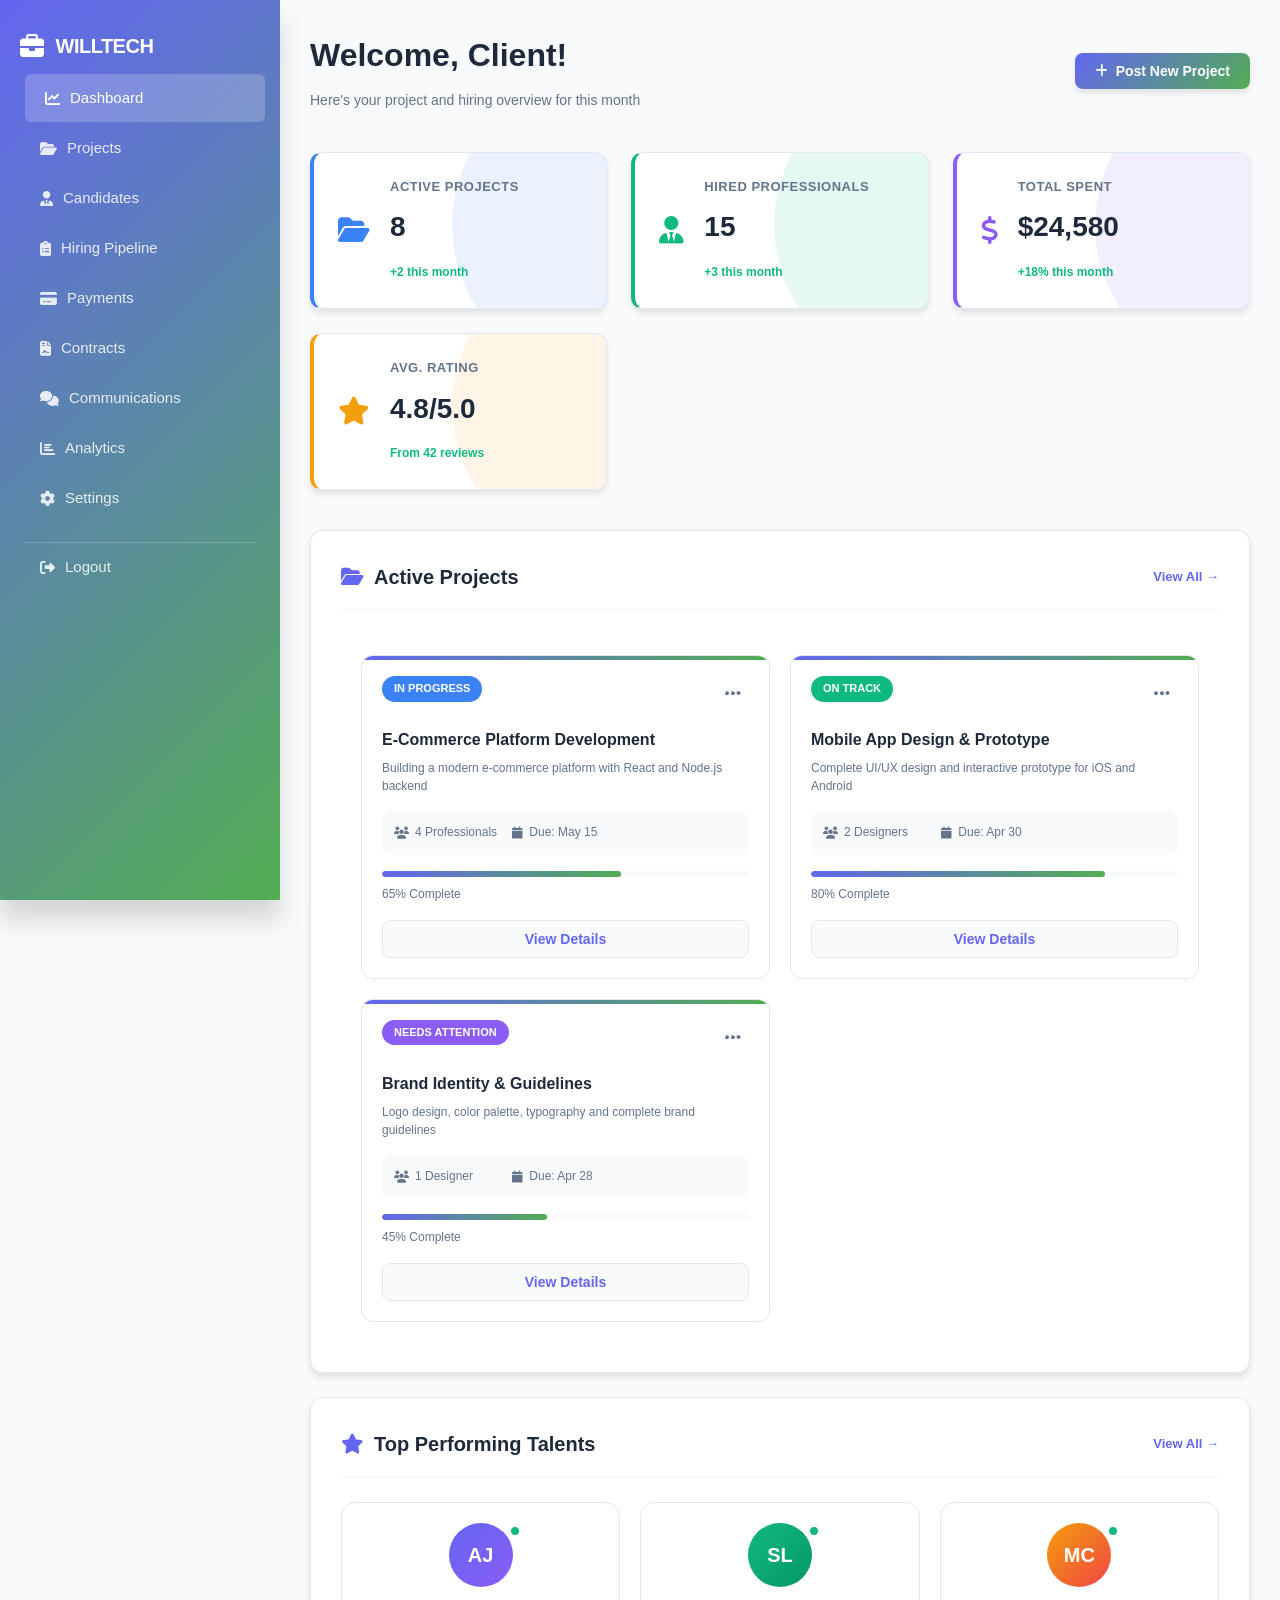
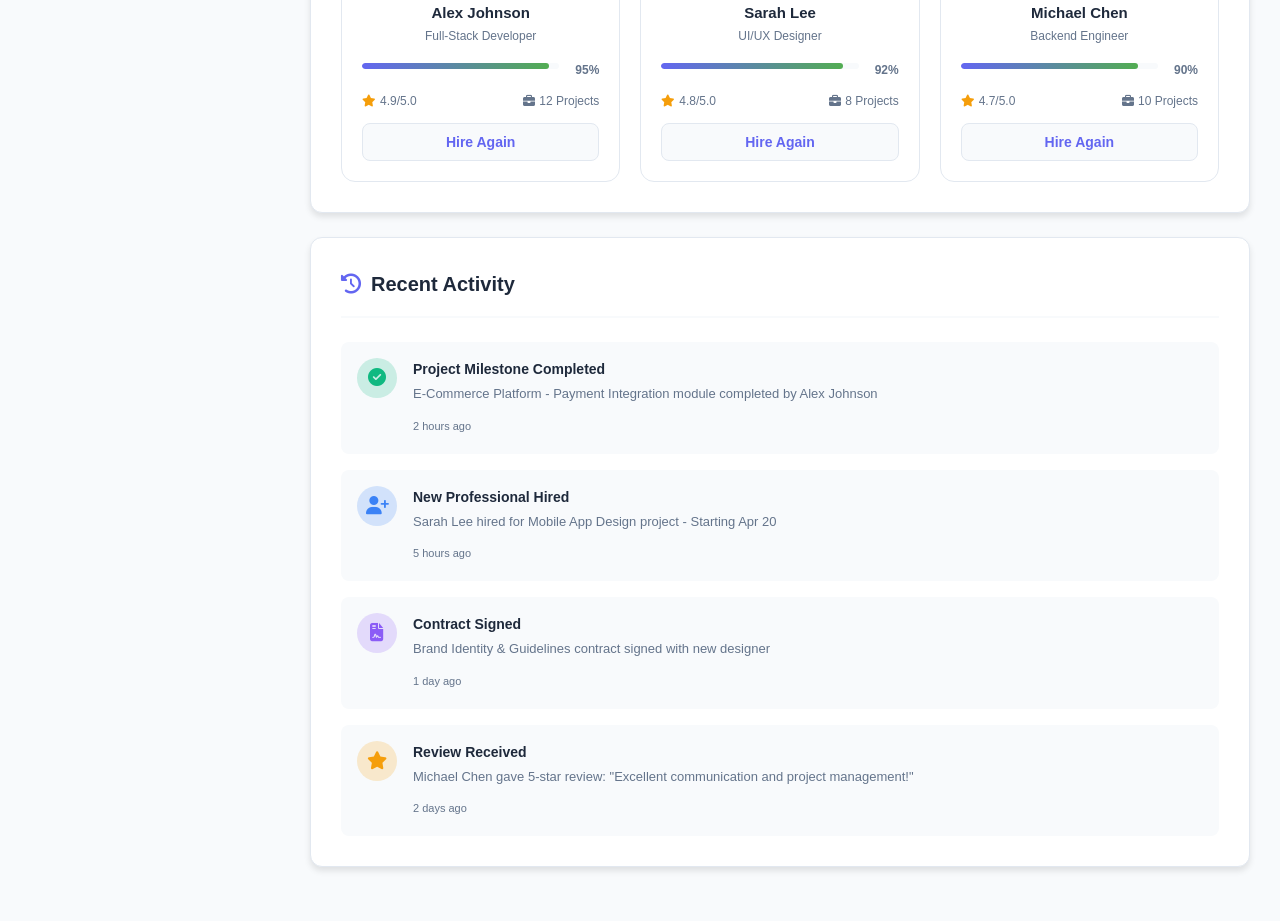
<file: CARRIER HUB/client-dashboard.html>
<!DOCTYPE html>
<html lang="en">
<head>
    <meta charset="UTF-8">
    <meta name="viewport" content="width=device-width, initial-scale=1.0">
    <title>Client Dashboard | WILLTECH</title>
    <link rel="stylesheet" href="mentor-dashboard.css">
    <link rel="stylesheet" href="https://cdnjs.cloudflare.com/ajax/libs/font-awesome/6.4.0/css/all.min.css">
</head>
<body>
    <div class="sidebar-overlay" id="sidebarOverlay"></div>
    
    <div class="dashboard-container">
        <!-- Sidebar Navigation -->
        <aside class="sidebar" id="sidebar">
            <div class="sidebar-header">
                <div class="logo">
                    <i class="fas fa-briefcase"></i>
                    <span>WILLTECH</span>
                </div>
            </div>

            <nav class="sidebar-nav">
                <ul>
                    <li><a href="#dashboard" class="active"><i class="fas fa-chart-line"></i> Dashboard</a></li>
                    <li><a href="#projects"><i class="fas fa-folder-open"></i> Projects</a></li>
                    <li><a href="#candidates"><i class="fas fa-user-tie"></i> Candidates</a></li>
                    <li><a href="#hiring"><i class="fas fa-clipboard-list"></i> Hiring Pipeline</a></li>
                    <li><a href="#payments"><i class="fas fa-credit-card"></i> Payments</a></li>
                    <li><a href="#contracts"><i class="fas fa-file-contract"></i> Contracts</a></li>
                    <li><a href="#communications"><i class="fas fa-comments"></i> Communications</a></li>
                    <li><a href="#analytics"><i class="fas fa-bar-chart"></i> Analytics</a></li>
                    <li><a href="#settings"><i class="fas fa-cog"></i> Settings</a></li>
                    <li><a href="login.html" class="logout-btn"><i class="fas fa-sign-out-alt"></i> Logout</a></li>
                </ul>
            </nav>
        </aside>

        <!-- Main Content -->
        <main class="main-content">
            <!-- Top Navigation Bar -->
            <header class="top-bar">
                <button class="hamburger-menu" id="hamburgerMenu">
                    <i class="fas fa-bars"></i>
                </button>
                <div class="search-container">
                    <i class="fas fa-search"></i>
                    <input type="search" placeholder="Search projects, talents, or candidates...">
                </div>
            </header>

            <!-- ===================== DASHBOARD PAGE ===================== -->
            <section id="dashboard" class="content-section">
                <div class="welcome-header">
                    <div>
                        <h1>Welcome, Client! </h1>
                        <p>Here's your project and hiring overview for this month</p>
                    </div>
                    <button class="primary-btn"><i class="fas fa-plus"></i> Post New Project</button>
                </div>

                <!-- Stats Grid -->
                <div class="stats-grid">
                    <div class="stat-card blue-gradient">
                        <div class="stat-icon">
                            <i class="fas fa-folder-open"></i>
                        </div>
                        <div class="stat-content">
                            <h3>Active Projects</h3>
                            <p class="stat-number">8</p>
                            <span class="stat-change positive">+2 this month</span>
                        </div>
                    </div>

                    <div class="stat-card green-gradient">
                        <div class="stat-icon">
                            <i class="fas fa-user-tie"></i>
                        </div>
                        <div class="stat-content">
                            <h3>Hired Professionals</h3>
                            <p class="stat-number">15</p>
                            <span class="stat-change positive">+3 this month</span>
                        </div>
                    </div>

                    <div class="stat-card purple-gradient">
                        <div class="stat-icon">
                            <i class="fas fa-dollar-sign"></i>
                        </div>
                        <div class="stat-content">
                            <h3>Total Spent</h3>
                            <p class="stat-number">$24,580</p>
                            <span class="stat-change positive">+18% this month</span>
                        </div>
                    </div>

                    <div class="stat-card orange-gradient">
                        <div class="stat-icon">
                            <i class="fas fa-star"></i>
                        </div>
                        <div class="stat-content">
                            <h3>Avg. Rating</h3>
                            <p class="stat-number">4.8/5.0</p>
                            <span class="stat-change positive">From 42 reviews</span>
                        </div>
                    </div>
                </div>

                <!-- Active Projects Section -->
                <section id="active-projects" class="card-section">
                    <div class="section-header">
                        <h2><i class="fas fa-folder-open"></i> Active Projects</h2>
                        <a href="#projects" class="view-all">View All →</a>
                    </div>
                    
                    <div class="courses-grid">
                        <div class="course-card">
                            <div class="course-header">
                                <div class="course-badge blue">In Progress</div>
                                <button class="icon-btn"><i class="fas fa-ellipsis-h"></i></button>
                            </div>
                            <h3>E-Commerce Platform Development</h3>
                            <p class="course-desc">Building a modern e-commerce platform with React and Node.js backend</p>
                            <div class="course-stats">
                                <span><i class="fas fa-users"></i> 4 Professionals</span>
                                <span><i class="fas fa-calendar"></i> Due: May 15</span>
                            </div>
                            <div class="progress-bar">
                                <div class="progress" style="width: 65%"></div>
                            </div>
                            <p class="progress-text">65% Complete</p>
                            <button class="secondary-btn full-width">View Details</button>
                        </div>

                        <div class="course-card">
                            <div class="course-header">
                                <div class="course-badge green">On Track</div>
                                <button class="icon-btn"><i class="fas fa-ellipsis-h"></i></button>
                            </div>
                            <h3>Mobile App Design & Prototype</h3>
                            <p class="course-desc">Complete UI/UX design and interactive prototype for iOS and Android</p>
                            <div class="course-stats">
                                <span><i class="fas fa-users"></i> 2 Designers</span>
                                <span><i class="fas fa-calendar"></i> Due: Apr 30</span>
                            </div>
                            <div class="progress-bar">
                                <div class="progress" style="width: 80%"></div>
                            </div>
                            <p class="progress-text">80% Complete</p>
                            <button class="secondary-btn full-width">View Details</button>
                        </div>

                        <div class="course-card">
                            <div class="course-header">
                                <div class="course-badge purple">Needs Attention</div>
                                <button class="icon-btn"><i class="fas fa-ellipsis-h"></i></button>
                            </div>
                            <h3>Brand Identity & Guidelines</h3>
                            <p class="course-desc">Logo design, color palette, typography and complete brand guidelines</p>
                            <div class="course-stats">
                                <span><i class="fas fa-users"></i> 1 Designer</span>
                                <span><i class="fas fa-calendar"></i> Due: Apr 28</span>
                            </div>
                            <div class="progress-bar">
                                <div class="progress" style="width: 45%"></div>
                            </div>
                            <p class="progress-text">45% Complete</p>
                            <button class="secondary-btn full-width">View Details</button>
                        </div>
                    </div>
                </section>

                <!-- Top Performing Talents -->
                <section id="top-talents" class="card-section">
                    <div class="section-header">
                        <h2><i class="fas fa-star"></i> Top Performing Talents</h2>
                        <a href="#talents" class="view-all">View All →</a>
                    </div>
                    
                    <div class="students-grid">
                        <div class="student-card">
                            <div class="student-card-top">
                                <div class="student-av" style="background:linear-gradient(135deg,#6366f1,#8b5cf6)"><span>AJ</span></div>
                                <div class="student-status-dot active"></div>
                            </div>
                            <h4>Alex Johnson</h4>
                            <p>Full-Stack Developer</p>
                            <div class="student-progress">
                                <div class="progress-bar"><div class="progress" style="width:95%"></div></div>
                                <span>95%</span>
                            </div>
                            <div class="student-meta">
                                <span><i class="fas fa-star" style="color:#f59e0b"></i> 4.9/5.0</span>
                                <span><i class="fas fa-briefcase"></i> 12 Projects</span>
                            </div>
                            <button class="secondary-btn full-width" style="margin-top:12px">Hire Again</button>
                        </div>

                        <div class="student-card">
                            <div class="student-card-top">
                                <div class="student-av" style="background:linear-gradient(135deg,#10b981,#059669)"><span>SL</span></div>
                                <div class="student-status-dot active"></div>
                            </div>
                            <h4>Sarah Lee</h4>
                            <p>UI/UX Designer</p>
                            <div class="student-progress">
                                <div class="progress-bar"><div class="progress" style="width:92%"></div></div>
                                <span>92%</span>
                            </div>
                            <div class="student-meta">
                                <span><i class="fas fa-star" style="color:#f59e0b"></i> 4.8/5.0</span>
                                <span><i class="fas fa-briefcase"></i> 8 Projects</span>
                            </div>
                            <button class="secondary-btn full-width" style="margin-top:12px">Hire Again</button>
                        </div>

                        <div class="student-card">
                            <div class="student-card-top">
                                <div class="student-av" style="background:linear-gradient(135deg,#f59e0b,#ef4444)"><span>MC</span></div>
                                <div class="student-status-dot active"></div>
                            </div>
                            <h4>Michael Chen</h4>
                            <p>Backend Engineer</p>
                            <div class="student-progress">
                                <div class="progress-bar"><div class="progress" style="width:90%"></div></div>
                                <span>90%</span>
                            </div>
                            <div class="student-meta">
                                <span><i class="fas fa-star" style="color:#f59e0b"></i> 4.7/5.0</span>
                                <span><i class="fas fa-briefcase"></i> 10 Projects</span>
                            </div>
                            <button class="secondary-btn full-width" style="margin-top:12px">Hire Again</button>
                        </div>
                    </div>
                </section>

                <!-- Recent Activity -->
                <section class="card-section">
                    <div class="section-header">
                        <h2><i class="fas fa-history"></i> Recent Activity</h2>
                    </div>

                    <div class="activity-list">
                        <div class="activity-item">
                            <div class="activity-icon green">
                                <i class="fas fa-check-circle"></i>
                            </div>
                            <div class="activity-content">
                                <h4>Project Milestone Completed</h4>
                                <p>E-Commerce Platform - Payment Integration module completed by Alex Johnson</p>
                                <span class="time-ago">2 hours ago</span>
                            </div>
                        </div>

                        <div class="activity-item">
                            <div class="activity-icon blue">
                                <i class="fas fa-user-plus"></i>
                            </div>
                            <div class="activity-content">
                                <h4>New Professional Hired</h4>
                                <p>Sarah Lee hired for Mobile App Design project - Starting Apr 20</p>
                                <span class="time-ago">5 hours ago</span>
                            </div>
                        </div>

                        <div class="activity-item">
                            <div class="activity-icon purple">
                                <i class="fas fa-file-contract"></i>
                            </div>
                            <div class="activity-content">
                                <h4>Contract Signed</h4>
                                <p>Brand Identity & Guidelines contract signed with new designer</p>
                                <span class="time-ago">1 day ago</span>
                            </div>
                        </div>

                        <div class="activity-item">
                            <div class="activity-icon orange">
                                <i class="fas fa-star"></i>
                            </div>
                            <div class="activity-content">
                                <h4>Review Received</h4>
                                <p>Michael Chen gave 5-star review: "Excellent communication and project management!"</p>
                                <span class="time-ago">2 days ago</span>
                            </div>
                        </div>
                    </div>
                </section>
            </section>

            <!-- ===================== PROJECTS PAGE ===================== -->
            <section id="projects" class="content-section page-section" style="display:none;">
                <div class="page-header">
                    <div><h1>Projects</h1><p>Manage all your projects and track progress</p></div>
                    <button class="primary-btn"><i class="fas fa-plus"></i> Create New Project</button>
                </div>
                <div class="filter-bar">
                    <div class="filter-tabs">
                        <button class="filter-tab active">All Projects (8)</button>
                        <button class="filter-tab">In Progress (5)</button>
                        <button class="filter-tab">Completed (3)</button>
                    </div>
                </div>
                <div class="projects-grid">
                    <div class="project-card">
                        <div class="project-header">
                            <div class="project-icon blue"><i class="fas fa-code"></i></div>
                            <span class="status-pill green">In Progress</span>
                        </div>
                        <h3>E-Commerce Platform</h3>
                        <p class="project-description">React + Node.js Full-Stack Build</p>
                        <div class="project-meta">
                            <div><strong>Budget:</strong> $18,500</div>
                        </div>
                        <div class="project-details">
                            <div>
                                <strong>Professionals</strong>
                                <span>4</span>
                            </div>
                            <div>
                                <strong>Due Date</strong>
                                <span>May 15, 2026</span>
                            </div>
                        </div>
                        <div class="progress-bar-sm"></div>
                        <div style="display: flex; align-items: center; gap: 8px; margin: 12px 0 0 0; font-size: 12px;">
                            <div class="progress-bar-sm" style="margin: 0; flex: 1;"><div style="width: 65%; height: 100%; background: linear-gradient(90deg, #3b82f6, #8b5cf6); border-radius: 3px;"></div></div>
                            <span style="font-weight: 600;">65%</span>
                        </div>
                        <div class="project-actions">
                            <button class="icon-btn"><i class="fas fa-eye"></i> View</button>
                            <button class="icon-btn"><i class="fas fa-edit"></i> Edit</button>
                        </div>
                    </div>

                    <div class="project-card">
                        <div class="project-header">
                            <div class="project-icon green"><i class="fas fa-palette"></i></div>
                            <span class="status-pill green">In Progress</span>
                        </div>
                        <h3>Mobile App Design</h3>
                        <p class="project-description">iOS & Android UI/UX Prototype</p>
                        <div class="project-meta">
                            <div><strong>Budget:</strong> $8,200</div>
                        </div>
                        <div class="project-details">
                            <div>
                                <strong>Professionals</strong>
                                <span>2</span>
                            </div>
                            <div>
                                <strong>Due Date</strong>
                                <span>Apr 30, 2026</span>
                            </div>
                        </div>
                        <div class="progress-bar-sm"></div>
                        <div style="display: flex; align-items: center; gap: 8px; margin: 12px 0 0 0; font-size: 12px;">
                            <div class="progress-bar-sm" style="margin: 0; flex: 1;"><div style="width: 80%; height: 100%; background: linear-gradient(90deg, #3b82f6, #8b5cf6); border-radius: 3px;"></div></div>
                            <span style="font-weight: 600;">80%</span>
                        </div>
                        <div class="project-actions">
                            <button class="icon-btn"><i class="fas fa-eye"></i> View</button>
                            <button class="icon-btn"><i class="fas fa-edit"></i> Edit</button>
                        </div>
                    </div>

                    <div class="project-card">
                        <div class="project-header">
                            <div class="project-icon purple"><i class="fas fa-paint-brush"></i></div>
                            <span class="status-pill yellow">Needs Review</span>
                        </div>
                        <h3>Brand Identity</h3>
                        <p class="project-description">Logo & Guidelines Design</p>
                        <div class="project-meta">
                            <div><strong>Budget:</strong> $4,500</div>
                        </div>
                        <div class="project-details">
                            <div>
                                <strong>Professionals</strong>
                                <span>1</span>
                            </div>
                            <div>
                                <strong>Due Date</strong>
                                <span>Apr 28, 2026</span>
                            </div>
                        </div>
                        <div class="progress-bar-sm"></div>
                        <div style="display: flex; align-items: center; gap: 8px; margin: 12px 0 0 0; font-size: 12px;">
                            <div class="progress-bar-sm" style="margin: 0; flex: 1;"><div style="width: 45%; height: 100%; background: linear-gradient(90deg, #3b82f6, #8b5cf6); border-radius: 3px;"></div></div>
                            <span style="font-weight: 600;">45%</span>
                        </div>
                        <div class="project-actions">
                            <button class="icon-btn"><i class="fas fa-eye"></i> View</button>
                            <button class="icon-btn"><i class="fas fa-edit"></i> Edit</button>
                        </div>
                    </div>

                    <div class="project-card">
                        <div class="project-header">
                            <div class="project-icon orange"><i class="fas fa-check-circle"></i></div>
                            <span class="status-pill green">Completed</span>
                        </div>
                        <h3>Website Redesign</h3>
                        <p class="project-description">Complete Website Overhaul</p>
                        <div class="project-meta">
                            <div><strong>Budget:</strong> $12,000</div>
                        </div>
                        <div class="project-details">
                            <div>
                                <strong>Professionals</strong>
                                <span>3</span>
                            </div>
                            <div>
                                <strong>Due Date</strong>
                                <span>Apr 10, 2026</span>
                            </div>
                        </div>
                        <div class="progress-bar-sm"></div>
                        <div style="display: flex; align-items: center; gap: 8px; margin: 12px 0 0 0; font-size: 12px;">
                            <div class="progress-bar-sm" style="margin: 0; flex: 1;"><div style="width: 100%; height: 100%; background: linear-gradient(90deg, #3b82f6, #8b5cf6); border-radius: 3px;"></div></div>
                            <span style="font-weight: 600;">100%</span>
                        </div>
                        <div class="project-actions">
                            <button class="icon-btn"><i class="fas fa-eye"></i> View</button>
                            <button class="icon-btn"><i class="fas fa-download"></i> Download</button>
                        </div>
                    </div>

                    <div class="project-card">
                        <div class="project-header">
                            <div class="project-icon gray"><i class="fas fa-database"></i></div>
                            <span class="status-pill green">Completed</span>
                        </div>
                        <h3>Database Migration</h3>
                        <p class="project-description">PostgreSQL Migration & Optimization</p>
                        <div class="project-meta">
                            <div><strong>Budget:</strong> $6,800</div>
                        </div>
                        <div class="project-details">
                            <div>
                                <strong>Professionals</strong>
                                <span>2</span>
                            </div>
                            <div>
                                <strong>Due Date</strong>
                                <span>Apr 5, 2026</span>
                            </div>
                        </div>
                        <div class="progress-bar-sm"></div>
                        <div style="display: flex; align-items: center; gap: 8px; margin: 12px 0 0 0; font-size: 12px;">
                            <div class="progress-bar-sm" style="margin: 0; flex: 1;"><div style="width: 100%; height: 100%; background: linear-gradient(90deg, #3b82f6, #8b5cf6); border-radius: 3px;"></div></div>
                            <span style="font-weight: 600;">100%</span>
                        </div>
                        <div class="project-actions">
                            <button class="icon-btn"><i class="fas fa-eye"></i> View</button>
                            <button class="icon-btn"><i class="fas fa-download"></i> Download</button>
                        </div>
                    </div>
                </div>
            </section>

            <!-- ===================== TALENT POOL PAGE ===================== -->
            <section id="talents" class="content-section page-section" style="display:none;">
                <div class="page-header">
                    <div><h1>Talent Pool</h1><p>Browse and manage available professionals</p></div>
                    <button class="primary-btn"><i class="fas fa-filter"></i> Advanced Search</button>
                </div>
                <div class="stats-grid" style="margin-bottom:28px">
                    <div class="stat-card blue-gradient"><div class="stat-icon"><i class="fas fa-users"></i></div><div class="stat-content"><h3>Available Talents</h3><p class="stat-number">243</p><span class="stat-change positive">+12 this week</span></div></div>
                    <div class="stat-card green-gradient"><div class="stat-icon"><i class="fas fa-check-circle"></i></div><div class="stat-content"><h3>Verified Professionals</h3><p class="stat-number">189</p><span class="stat-change positive">95% verification rate</span></div></div>
                    <div class="stat-card purple-gradient"><div class="stat-icon"><i class="fas fa-star"></i></div><div class="stat-content"><h3>Avg. Rating</h3><p class="stat-number">4.6/5.0</p><span class="stat-change positive">Quality standards</span></div></div>
                    <div class="stat-card orange-gradient"><div class="stat-icon"><i class="fas fa-briefcase"></i></div><div class="stat-content"><h3>Specializations</h3><p class="stat-number">18</p><span class="stat-change">Different skills</span></div></div>
                </div>
                <div class="filter-bar">
                    <div class="filter-tabs">
                        <button class="filter-tab active">All (243)</button>
                        <button class="filter-tab">Developers (89)</button>
                        <button class="filter-tab">Designers (54)</button>
                        <button class="filter-tab">Consultants (42)</button>
                    </div>
                </div>
                <div class="card-section">
                    <div class="students-grid">
                        <div class="student-card">
                            <div class="student-card-top"><div class="student-av" style="background:linear-gradient(135deg,#6366f1,#8b5cf6)"><span>AJ</span></div><div class="student-status-dot active"></div></div><h4>Alex Johnson</h4><p>Full-Stack Developer</p><div class="student-progress"><div class="progress-bar"><div class="progress" style="width:95%"></div></div><span>95%</span></div><div class="student-meta"><span><i class="fas fa-star" style="color:#f59e0b"></i> 4.9/5.0</span><span><i class="fas fa-check" style="color:#10b981"></i> Verified</span></div><button class="secondary-btn full-width" style="margin-top:12px">View Profile</button></div>
                        <div class="student-card">
                            <div class="student-card-top"><div class="student-av" style="background:linear-gradient(135deg,#10b981,#059669)"><span>SL</span></div><div class="student-status-dot active"></div></div><h4>Sarah Lee</h4><p>UI/UX Designer</p><div class="student-progress"><div class="progress-bar"><div class="progress" style="width:92%"></div></div><span>92%</span></div><div class="student-meta"><span><i class="fas fa-star" style="color:#f59e0b"></i> 4.8/5.0</span><span><i class="fas fa-check" style="color:#10b981"></i> Verified</span></div><button class="secondary-btn full-width" style="margin-top:12px">View Profile</button></div>
                        <div class="student-card">
                            <div class="student-card-top"><div class="student-av" style="background:linear-gradient(135deg,#f59e0b,#ef4444)"><span>MC</span></div><div class="student-status-dot active"></div></div><h4>Michael Chen</h4><p>Backend Engineer</p><div class="student-progress"><div class="progress-bar"><div class="progress" style="width:90%"></div></div><span>90%</span></div><div class="student-meta"><span><i class="fas fa-star" style="color:#f59e0b"></i> 4.7/5.0</span><span><i class="fas fa-check" style="color:#10b981"></i> Verified</span></div><button class="secondary-btn full-width" style="margin-top:12px">View Profile</button></div>
                        <div class="student-card">
                            <div class="student-card-top"><div class="student-av" style="background:linear-gradient(135deg,#3b82f6,#6366f1)"><span>JP</span></div><div class="student-status-dot active"></div></div><h4>Jessica Parker</h4><p>Product Manager</p><div class="student-progress"><div class="progress-bar"><div class="progress" style="width:88%"></div></div><span>88%</span></div><div class="student-meta"><span><i class="fas fa-star" style="color:#f59e0b"></i> 4.6/5.0</span><span><i class="fas fa-check" style="color:#10b981"></i> Verified</span></div><button class="secondary-btn full-width" style="margin-top:12px">View Profile</button></div>
                        <div class="student-card">
                            <div class="student-card-top"><div class="student-av" style="background:linear-gradient(135deg,#ec4899,#8b5cf6)"><span>ER</span></div><div class="student-status-dot"></div></div><h4>Emily Rodriguez</h4><p>Data Analyst</p><div class="student-progress"><div class="progress-bar"><div class="progress" style="width:85%"></div></div><span>85%</span></div><div class="student-meta"><span><i class="fas fa-star" style="color:#f59e0b"></i> 4.5/5.0</span><span><i class="fas fa-clock" style="color:#94a3b8"></i> Offline</span></div><button class="secondary-btn full-width" style="margin-top:12px">View Profile</button></div>
                        <div class="student-card">
                            <div class="student-card-top"><div class="student-av" style="background:linear-gradient(135deg,#14b8a6,#0ea5e9)"><span>DK</span></div><div class="student-status-dot active"></div></div><h4>David Kim</h4><p>DevOps Engineer</p><div class="student-progress"><div class="progress-bar"><div class="progress" style="width:92%"></div></div><span>92%</span></div><div class="student-meta"><span><i class="fas fa-star" style="color:#f59e0b"></i> 4.8/5.0</span><span><i class="fas fa-check" style="color:#10b981"></i> Verified</span></div><button class="secondary-btn full-width" style="margin-top:12px">View Profile</button></div>
                    </div>
                </div>
            </section>

            <!-- ===================== CANDIDATES PAGE ===================== -->
            <section id="candidates" class="content-section page-section" style="display:none;">
                <div class="page-header">
                    <div><h1>Candidates</h1><p>Review and manage job applicants</p></div>
                </div>
                <div class="filter-bar">
                    <div class="filter-tabs">
                        <button class="filter-tab active">All Applications (24)</button>
                        <button class="filter-tab">New (8)</button>
                        <button class="filter-tab">Reviewed (10)</button>
                        <button class="filter-tab">Shortlisted (6)</button>
                    </div>
                </div>
                <div class="candidates-grid">
                    <div class="candidate-card">
                        <div class="candidate-header">
                            <div class="student-av sm" style="background:linear-gradient(135deg,#6366f1,#8b5cf6)"><span>AJ</span></div>
                            <span class="status-pill green">Shortlisted</span>
                        </div>
                        <h3>Alex Johnson</h3>
                        <p class="candidate-position">Senior Full-Stack Developer</p>
                        <div class="candidate-meta">
                            <div><strong>Experience:</strong> 5+ years</div>
                            <div><strong>Applied:</strong> Apr 10, 2026</div>
                        </div>
                        <div class="candidate-rating">
                            <i class="fas fa-star" style="color:#f59e0b"></i>
                            <span>4.9/5.0</span>
                        </div>
                        <div class="candidate-actions">
                            <button class="icon-btn"><i class="fas fa-eye"></i> View</button>
                            <button class="icon-btn"><i class="fas fa-handshake"></i> Offer</button>
                        </div>
                    </div>

                    <div class="candidate-card">
                        <div class="candidate-header">
                            <div class="student-av sm" style="background:linear-gradient(135deg,#10b981,#059669)"><span>SL</span></div>
                            <span class="status-pill green">Shortlisted</span>
                        </div>
                        <h3>Sarah Lee</h3>
                        <p class="candidate-position">Senior UI/UX Designer</p>
                        <div class="candidate-meta">
                            <div><strong>Experience:</strong> 4+ years</div>
                            <div><strong>Applied:</strong> Apr 9, 2026</div>
                        </div>
                        <div class="candidate-rating">
                            <i class="fas fa-star" style="color:#f59e0b"></i>
                            <span>4.8/5.0</span>
                        </div>
                        <div class="candidate-actions">
                            <button class="icon-btn"><i class="fas fa-eye"></i> View</button>
                            <button class="icon-btn"><i class="fas fa-handshake"></i> Offer</button>
                        </div>
                    </div>

                    <div class="candidate-card">
                        <div class="candidate-header">
                            <div class="student-av sm" style="background:linear-gradient(135deg,#f59e0b,#ef4444)"><span>MC</span></div>
                            <span class="status-pill blue">Reviewed</span>
                        </div>
                        <h3>Michael Chen</h3>
                        <p class="candidate-position">Backend Engineer</p>
                        <div class="candidate-meta">
                            <div><strong>Experience:</strong> 6+ years</div>
                            <div><strong>Applied:</strong> Apr 8, 2026</div>
                        </div>
                        <div class="candidate-rating">
                            <i class="fas fa-star" style="color:#f59e0b"></i>
                            <span>4.7/5.0</span>
                        </div>
                        <div class="candidate-actions">
                            <button class="icon-btn"><i class="fas fa-eye"></i> View</button>
                            <button class="icon-btn"><i class="fas fa-times"></i> Reject</button>
                        </div>
                    </div>

                    <div class="candidate-card">
                        <div class="candidate-header">
                            <div class="student-av sm" style="background:linear-gradient(135deg,#3b82f6,#6366f1)"><span>JP</span></div>
                            <span class="status-pill yellow">New</span>
                        </div>
                        <h3>Jessica Parker</h3>
                        <p class="candidate-position">Product Manager</p>
                        <div class="candidate-meta">
                            <div><strong>Experience:</strong> 3+ years</div>
                            <div><strong>Applied:</strong> Apr 15, 2026</div>
                        </div>
                        <div class="candidate-rating">
                            <i class="fas fa-star" style="color:#f59e0b"></i>
                            <span>4.6/5.0</span>
                        </div>
                        <div class="candidate-actions">
                            <button class="icon-btn"><i class="fas fa-eye"></i> View</button>
                            <button class="icon-btn"><i class="fas fa-check"></i> Approve</button>
                        </div>
                    </div>
                </div>
            </section>

            <!-- ===================== HIRING PIPELINE PAGE ===================== -->
            <section id="hiring" class="content-section page-section" style="display:none;">
                <div class="page-header">
                    <div><h1>Hiring Pipeline</h1><p>Manage your recruitment process and hiring stages</p></div>
                    <button class="primary-btn" id="createHiringBtn"><i class="fas fa-briefcase"></i> Create Hiring Position</button>
                </div>
                <div class="card-section">
                    <div class="section-header"><h2><i class="fas fa-tasks"></i> Active Hiring Positions</h2></div>
                    <div class="filter-bar">
                        <div class="filter-tabs">
                            <button class="filter-tab active">All (5)</button>
                            <button class="filter-tab">Open (3)</button>
                            <button class="filter-tab">In Progress (2)</button>
                        </div>
                    </div>
                    <div class="courses-grid" id="hiringPositionsContainer">
                        <div class="course-card">
                            <div class="course-header">
                                <div class="course-badge blue">Open</div>
                                <button class="icon-btn"><i class="fas fa-ellipsis-h"></i></button>
                            </div>
                            <h3>Senior Full-Stack Developer</h3>
                            <p class="course-desc">5+ years experience with React, Node.js, and database design</p>
                            <div class="course-stats">
                                <span><i class="fas fa-users"></i> 12 Applicants</span>
                                <span><i class="fas fa-calendar"></i> Posted: Apr 5</span>
                            </div>
                            <div class="progress-bar">
                                <div class="progress" style="width: 58%"></div>
                            </div>
                            <p class="progress-text">Pipeline: 12 → 6 Reviewed → 2 Shortlisted</p>
                            <button class="secondary-btn full-width">Manage Candidates</button>
                        </div>

                        <div class="course-card">
                            <div class="course-header">
                                <div class="course-badge green">Open</div>
                                <button class="icon-btn"><i class="fas fa-ellipsis-h"></i></button>
                            </div>
                            <h3>UI/UX Designer</h3>
                            <p class="course-desc">4+ years in product design with portfolio demonstrating modern UX</p>
                            <div class="course-stats">
                                <span><i class="fas fa-users"></i> 8 Applicants</span>
                                <span><i class="fas fa-calendar"></i> Posted: Apr 8</span>
                            </div>
                            <div class="progress-bar">
                                <div class="progress" style="width: 75%"></div>
                            </div>
                            <p class="progress-text">Pipeline: 8 → 6 Reviewed → 3 Shortlisted</p>
                            <button class="secondary-btn full-width">Manage Candidates</button>
                        </div>

                        <div class="course-card">
                            <div class="course-header">
                                <div class="course-badge purple">In Progress</div>
                                <button class="icon-btn"><i class="fas fa-ellipsis-h"></i></button>
                            </div>
                            <h3>DevOps Engineer</h3>
                            <p class="course-desc">3+ years with AWS/GCP, Kubernetes, and CI/CD pipeline experience</p>
                            <div class="course-stats">
                                <span><i class="fas fa-users"></i> 5 Applicants</span>
                                <span><i class="fas fa-calendar"></i> Posted: Apr 1</span>
                            </div>
                            <div class="progress-bar">
                                <div class="progress" style="width: 85%"></div>
                            </div>
                            <p class="progress-text">Pipeline: 5 → 5 Reviewed → 2 Shortlisted</p>
                            <button class="secondary-btn full-width">Manage Candidates</button>
                        </div>
                    </div>
                </div>
            </section>

            <!-- Project Selection Modal -->
            <div id="projectModal" class="modal" style="display:none;">
                <div class="modal-content" style="max-width:500px;">
                    <div class="modal-header">
                        <h2>Select a Project</h2>
                        <button class="icon-btn" id="closeProjectModal"><i class="fas fa-times"></i></button>
                    </div>
                    <div class="modal-body">
                        <p style="margin-bottom:16px;color:#666">Choose a project for this hiring position:</p>
                        <div id="projectsList" class="projects-list">
                            <div class="project-item" data-project="E-Commerce Platform Development">
                                <div class="project-item-info">
                                    <h4>E-Commerce Platform Development</h4>
                                    <p>React + Node.js Full-Stack Build</p>
                                </div>
                                <i class="fas fa-chevron-right"></i>
                            </div>
                            <div class="project-item" data-project="Mobile App Design & Prototype">
                                <div class="project-item-info">
                                    <h4>Mobile App Design & Prototype</h4>
                                    <p>iOS & Android UI/UX Prototype</p>
                                </div>
                                <i class="fas fa-chevron-right"></i>
                            </div>
                            <div class="project-item" data-project="Brand Identity & Guidelines">
                                <div class="project-item-info">
                                    <h4>Brand Identity & Guidelines</h4>
                                    <p>Logo Design & Complete Brand Guidelines</p>
                                </div>
                                <i class="fas fa-chevron-right"></i>
                            </div>
                            <div class="project-item" data-project="Website Redesign">
                                <div class="project-item-info">
                                    <h4>Website Redesign</h4>
                                    <p>Complete Website Overhaul</p>
                                </div>
                                <i class="fas fa-chevron-right"></i>
                            </div>
                            <div class="project-item" data-project="Database Migration">
                                <div class="project-item-info">
                                    <h4>Database Migration</h4>
                                    <p>PostgreSQL Migration & Optimization</p>
                                </div>
                                <i class="fas fa-chevron-right"></i>
                            </div>
                        </div>
                    </div>
                </div>
            </div>

            <!-- Hiring Position Form Modal -->
            <div id="hiringFormModal" class="modal" style="display:none;">
                <div class="modal-content">
                    <div class="modal-header">
                        <h2>Create Hiring Position</h2>
                        <button class="icon-btn" id="closeFormModal"><i class="fas fa-times"></i></button>
                    </div>
                    <div class="modal-body">
                        <form id="hiringPositionForm">
                            <input type="hidden" id="selectedProjectInput">
                            <div class="form-group">
                                <label for="projectDisplay" style="font-weight:600;color:#666">Project</label>
                                <input type="text" id="projectDisplay" class="form-input" disabled style="background:#f5f5f5;">
                            </div>
                            <div class="form-group">
                                <label for="jobTitle">Job Title<span style="color:#ef4444">*</span></label>
                                <input type="text" id="jobTitle" class="form-input" placeholder="e.g., Senior Developer, UI Designer" required>
                            </div>
                            <div class="form-group">
                                <label for="jobDesc">Job Description<span style="color:#ef4444">*</span></label>
                                <textarea id="jobDesc" class="form-input" style="resize:vertical;min-height:100px" placeholder="Describe the role and responsibilities" required></textarea>
                            </div>
                            <div class="form-group">
                                <label for="experience">Experience Required<span style="color:#ef4444">*</span></label>
                                <input type="text" id="experience" class="form-input" placeholder="e.g., 3+ years" required>
                            </div>
                            <div class="form-group">
                                <label for="jobStatus">Status<span style="color:#ef4444">*</span></label>
                                <select id="jobStatus" class="form-input" required style="cursor:pointer;">
                                    <option value="">Select Status</option>
                                    <option value="Open">Open</option>
                                    <option value="In Progress">In Progress</option>
                                    <option value="Closed">Closed</option>
                                </select>
                            </div>
                            <div class="form-group">
                                <label for="applicants">Number of Applicants<span style="color:#ef4444">*</span></label>
                                <input type="number" id="applicants" class="form-input" placeholder="0" min="0" required>
                            </div>
                            <div class="form-actions" style="display:flex;gap:12px;margin-top:24px;">
                                <button type="submit" class="primary-btn" style="flex:1;"><i class="fas fa-check"></i> Create Position</button>
                                <button type="button" id="cancelFormBtn" class="secondary-btn" style="flex:1;"><i class="fas fa-times"></i> Cancel</button>
                            </div>
                        </form>
                    </div>
                </div>
            </div>

            <!-- ===================== PAYMENTS PAGE ===================== -->
            <section id="payments" class="content-section page-section" style="display:none;">
                <div class="page-header">
                    <div><h1>Payments</h1><p>Track payments to professionals and project expenses</p></div>
                    <button class="primary-btn"><i class="fas fa-credit-card"></i> Process Payment</button>
                </div>
                <div class="stats-grid" style="margin-bottom:28px">
                    <div class="stat-card green-gradient"><div class="stat-icon"><i class="fas fa-dollar-sign"></i></div><div class="stat-content"><h3>Total Spent</h3><p class="stat-number">$24,580</p><span class="stat-change positive">This year</span></div></div>
                    <div class="stat-card blue-gradient"><div class="stat-icon"><i class="fas fa-hourglass-end"></i></div><div class="stat-content"><h3>Pending Payments</h3><p class="stat-number">$3,450</p><span class="stat-change">4 invoices</span></div></div>
                    <div class="stat-card purple-gradient"><div class="stat-icon"><i class="fas fa-check-circle"></i></div><div class="stat-content"><h3>Paid This Month</h3><p class="stat-number">$6,200</p><span class="stat-change positive">12 transactions</span></div></div>
                    <div class="stat-card orange-gradient"><div class="stat-icon"><i class="fas fa-wallet"></i></div><div class="stat-content"><h3>Budget Remaining</h3><p class="stat-number">$15,420</p><span class="stat-change">Q2 Budget</span></div></div>
                </div>
                <div class="payments-grid">
                    <div class="payment-card">
                        <div class="payment-header">
                            <div class="student-av sm" style="background:linear-gradient(135deg,#6366f1,#8b5cf6)"><span>AJ</span></div>
                            <span class="status-pill green">Paid</span>
                        </div>
                        <h3>Alex Johnson</h3>
                        <p class="payment-project">E-Commerce Platform</p>
                        <div class="payment-amount">$5,200</div>
                        <div class="payment-meta">
                            <div><strong>Due Date:</strong> Apr 20, 2026</div>
                            <div><strong>Method:</strong> Bank Transfer</div>
                        </div>
                        <div class="payment-actions">
                            <button class="icon-btn"><i class="fas fa-receipt"></i> Receipt</button>
                        </div>
                    </div>

                    <div class="payment-card">
                        <div class="payment-header">
                            <div class="student-av sm" style="background:linear-gradient(135deg,#10b981,#059669)"><span>SL</span></div>
                            <span class="status-pill yellow">Pending</span>
                        </div>
                        <h3>Sarah Lee</h3>
                        <p class="payment-project">Mobile App Design</p>
                        <div class="payment-amount">$3,800</div>
                        <div class="payment-meta">
                            <div><strong>Due Date:</strong> Apr 25, 2026</div>
                            <div><strong>Method:</strong> Wire Transfer</div>
                        </div>
                        <div class="payment-actions">
                            <button class="icon-btn"><i class="fas fa-clock"></i> Pending</button>
                            <button class="icon-btn"><i class="fas fa-check"></i> Pay</button>
                        </div>
                    </div>

                    <div class="payment-card">
                        <div class="payment-header">
                            <div class="student-av sm" style="background:linear-gradient(135deg,#f59e0b,#ef4444)"><span>MC</span></div>
                            <span class="status-pill green">Paid</span>
                        </div>
                        <h3>Michael Chen</h3>
                        <p class="payment-project">E-Commerce Platform</p>
                        <div class="payment-amount">$4,500</div>
                        <div class="payment-meta">
                            <div><strong>Due Date:</strong> Apr 22, 2026</div>
                            <div><strong>Method:</strong> Bank Transfer</div>
                        </div>
                        <div class="payment-actions">
                            <button class="icon-btn"><i class="fas fa-receipt"></i> Receipt</button>
                        </div>
                    </div>
                </div>
            </section>

            <!-- ===================== CONTRACTS PAGE ===================== -->
            <section id="contracts" class="content-section page-section" style="display:none;">
                <div class="page-header">
                    <div><h1>Contracts</h1><p>Manage project contracts and agreements</p></div>
                    <button class="primary-btn"><i class="fas fa-file-contract"></i> Create Contract</button>
                </div>
                <div class="contracts-grid">
                    <div class="contract-card">
                        <div class="contract-header">
                            <div class="contract-id">#CTR-2026-001</div>
                            <span class="status-pill green">Active</span>
                        </div>
                        <h3>Alex Johnson</h3>
                        <p class="contract-project">E-Commerce Platform</p>
                        <div class="contract-value">$12,000</div>
                        <div class="contract-meta">
                            <div><strong>Professional:</strong> Full-Stack Developer</div>
                            <div><strong>Signed:</strong> Apr 1, 2026</div>
                        </div>
                        <div class="contract-actions">
                            <button class="icon-btn"><i class="fas fa-download"></i> Download</button>
                            <button class="icon-btn"><i class="fas fa-eye"></i> View</button>
                        </div>
                    </div>

                    <div class="contract-card">
                        <div class="contract-header">
                            <div class="contract-id">#CTR-2026-002</div>
                            <span class="status-pill green">Active</span>
                        </div>
                        <h3>Sarah Lee</h3>
                        <p class="contract-project">Mobile App Design</p>
                        <div class="contract-value">$7,500</div>
                        <div class="contract-meta">
                            <div><strong>Professional:</strong> UI/UX Designer</div>
                            <div><strong>Signed:</strong> Apr 8, 2026</div>
                        </div>
                        <div class="contract-actions">
                            <button class="icon-btn"><i class="fas fa-download"></i> Download</button>
                            <button class="icon-btn"><i class="fas fa-eye"></i> View</button>
                        </div>
                    </div>

                    <div class="contract-card">
                        <div class="contract-header">
                            <div class="contract-id">#CTR-2026-003</div>
                            <span class="status-pill green">Active</span>
                        </div>
                        <h3>Michael Chen</h3>
                        <p class="contract-project">E-Commerce Platform</p>
                        <div class="contract-value">$9,800</div>
                        <div class="contract-meta">
                            <div><strong>Professional:</strong> Backend Engineer</div>
                            <div><strong>Signed:</strong> Apr 5, 2026</div>
                        </div>
                        <div class="contract-actions">
                            <button class="icon-btn"><i class="fas fa-download"></i> Download</button>
                            <button class="icon-btn"><i class="fas fa-eye"></i> View</button>
                        </div>
                    </div>
                </div>
            </section>

            <!-- ===================== COMMUNICATIONS PAGE ===================== -->
            <section id="communications" class="content-section page-section" style="display:none;padding:0">
                <div class="messages-layout">
                    <div class="messages-sidebar">
                        <div class="messages-sidebar-header"><h2>Messages</h2><button class="icon-btn"><i class="fas fa-edit"></i></button></div>
                        <div class="search-container" style="margin:0 16px 16px;padding:8px 14px"><i class="fas fa-search"></i><input type="search" placeholder="Search conversations..."></div>
                        <div class="conversations-list">
                            <div class="conversation-item active"><div class="student-av sm" style="background:linear-gradient(135deg,#6366f1,#8b5cf6)"><span>AJ</span></div><div class="conv-info"><div class="conv-top"><strong>Alex Johnson</strong><span class="conv-time">5m ago</span></div><p>Payment received, thanks for the opportunity!</p></div><div class="conv-badge">1</div></div>
                            <div class="conversation-item"><div class="student-av sm" style="background:linear-gradient(135deg,#10b981,#059669)"><span>SL</span></div><div class="conv-info"><div class="conv-top"><strong>Sarah Lee</strong><span class="conv-time">1h ago</span></div><p>Sent design mockups for your review</p></div><div class="conv-badge">2</div></div>
                            <div class="conversation-item"><div class="student-av sm" style="background:linear-gradient(135deg,#f59e0b,#ef4444)"><span>MC</span></div><div class="conv-info"><div class="conv-top"><strong>Michael Chen</strong><span class="conv-time">3h ago</span></div><p>Database optimization completed</p></div></div>
                        </div>
                    </div>
                    <div class="chat-window">
                        <div class="chat-header">
                            <div class="student-av sm" style="background:linear-gradient(135deg,#6366f1,#8b5cf6)"><span>AJ</span></div>
                            <div><strong>Alex Johnson</strong><p><span class="online-dot"></span> Online · Full-Stack Developer</p></div>
                            <div style="margin-left:auto;display:flex;gap:8px"><button class="icon-btn"><i class="fas fa-video"></i></button><button class="icon-btn"><i class="fas fa-phone"></i></button><button class="icon-btn"><i class="fas fa-info-circle"></i></button></div>
                        </div>
                        <div class="chat-messages">
                            <div class="msg-group"><div class="msg received"><p>The payment module is ready for testing</p><span>4:30 PM</span></div><div class="msg received"><p>I've deployed it to the staging environment</p><span>4:35 PM</span></div></div>
                            <div class="msg-group sent-group"><div class="msg sent"><p>Great! Let me review the code first thing tomorrow</p><span>4:40 PM</span></div><div class="msg sent"><p>Once approved, we can push to production</p><span>4:41 PM</span></div></div>
                            <div class="msg-group"><div class="msg received"><p>Perfect! Payment received, thanks for the opportunity! Really enjoyed working on this project 🎉</p><span>5:15 PM</span></div></div>
                        </div>
                        <div class="chat-input-bar">
                            <button class="icon-btn"><i class="fas fa-paperclip"></i></button>
                            <input type="text" class="chat-input" placeholder="Type a message...">
                            <button class="primary-btn" style="padding:10px 16px"><i class="fas fa-paper-plane"></i></button>
                        </div>
                    </div>
                </div>
            </section>

            <!-- ===================== ANALYTICS PAGE ===================== -->
            <section id="analytics" class="content-section page-section" style="display:none;">
                <div class="page-header">
                    <div><h1>Analytics & Insights</h1><p>Track spending, project performance, and team metrics</p></div>
                    <button class="primary-btn"><i class="fas fa-download"></i> Download Report</button>
                </div>
                <div class="card-section">
                    <div class="section-header"><h2><i class="fas fa-chart-bar"></i> Monthly Spending Trend</h2></div>
                    <div class="earnings-chart">
                        <div class="chart-bars">
                            <div class="chart-bar-wrap"><div class="chart-bar" style="height:45%"><span class="bar-tip">$3,200</span></div><span class="bar-label">Jan</span></div>
                            <div class="chart-bar-wrap"><div class="chart-bar" style="height:58%"><span class="bar-tip">$4,100</span></div><span class="bar-label">Feb</span></div>
                            <div class="chart-bar-wrap"><div class="chart-bar" style="height:72%"><span class="bar-tip">$5,100</span></div><span class="bar-label">Mar</span></div>
                            <div class="chart-bar-wrap"><div class="chart-bar active-bar" style="height:88%"><span class="bar-tip">$6,200</span></div><span class="bar-label">Apr</span></div>
                        </div>
                    </div>
                </div>
                <div class="stats-grid" style="margin-bottom:28px">
                    <div class="stat-card blue-gradient"><div class="stat-icon"><i class="fas fa-chart-line"></i></div><div class="stat-content"><h3>Total Projects</h3><p class="stat-number">24</p><span class="stat-change positive">+5 this quarter</span></div></div>
                    <div class="stat-card green-gradient"><div class="stat-icon"><i class="fas fa-check-circle"></i></div><div class="stat-content"><h3>Completed</h3><p class="stat-number">18</p><span class="stat-change positive">75% completion</span></div></div>
                    <div class="stat-card purple-gradient"><div class="stat-icon"><i class="fas fa-users"></i></div><div class="stat-content"><h3>Professionals Hired</h3><p class="stat-number">32</p><span class="stat-change positive">Across all projects</span></div></div>
                    <div class="stat-card orange-gradient"><div class="stat-icon"><i class="fas fa-thumbs-up"></i></div><div class="stat-content"><h3>Satisfaction Rate</h3><p class="stat-number">96%</p><span class="stat-change positive">Client reviews</span></div></div>
                </div>
            </section>

            <!-- ===================== SETTINGS PAGE ===================== -->
            <section id="settings" class="content-section page-section" style="display:none;">
                <div class="page-header">
                    <div><h1>Settings</h1><p>Manage your account, billing, and preferences</p></div>
                    <button class="primary-btn"><i class="fas fa-save"></i> Save Changes</button>
                </div>
                <div class="settings-layout">
                    <div class="settings-nav card-section" style="padding:8px">
                        <a href="#" class="settings-nav-item active"><i class="fas fa-bell"></i> Notifications</a>
                        <a href="#" class="settings-nav-item"><i class="fas fa-lock"></i> Security & Privacy</a>
                        <a href="#" class="settings-nav-item"><i class="fas fa-credit-card"></i> Billing & Subscription</a>
                        <a href="#" class="settings-nav-item"><i class="fas fa-building"></i> Company Info</a>
                        <a href="#" class="settings-nav-item"><i class="fas fa-palette"></i> Appearance</a>
                    </div>
                    <div class="settings-content">
                        <div class="form-card">
                            <h3><i class="fas fa-bell"></i> Notification Preferences</h3>
                            <div class="settings-list">
                                <div class="setting-row"><div><strong>Project Updates</strong><p>Notifications on project milestones and changes</p></div><label class="toggle"><input type="checkbox" checked><span class="toggle-slider"></span></label></div>
                                <div class="setting-row"><div><strong>Payment Notifications</strong><p>Notify when payments are processed</p></div><label class="toggle"><input type="checkbox" checked><span class="toggle-slider"></span></label></div>
                                <div class="setting-row"><div><strong>Candidate Updates</strong><p>New applications and candidate status changes</p></div><label class="toggle"><input type="checkbox" checked><span class="toggle-slider"></span></label></div>
                                <div class="setting-row"><div><strong>Team Messages</strong><p>Notifications from team members</p></div><label class="toggle"><input type="checkbox" checked><span class="toggle-slider"></span></label></div>
                                <div class="setting-row"><div><strong>Marketing Emails</strong><p>Platform updates and feature announcements</p></div><label class="toggle"><input type="checkbox"><span class="toggle-slider"></span></label></div>
                            </div>
                        </div>
                        <div class="form-card">
                            <h3><i class="fas fa-lock"></i> Security</h3>
                            <div class="form-grid">
                                <div class="form-group full-col"><label>Current Password</label><input type="password" placeholder="Enter current password" class="form-input"></div>
                                <div class="form-group"><label>New Password</label><input type="password" placeholder="New password" class="form-input"></div>
                                <div class="form-group"><label>Confirm New Password</label><input type="password" placeholder="Confirm new password" class="form-input"></div>
                            </div>
                            <button class="secondary-btn" style="margin-top:16px"><i class="fas fa-key"></i> Update Password</button>
                        </div>
                    </div>
                </div>
            </section>

        </main>
    </div>

<script>
    const navLinks = document.querySelectorAll('.sidebar-nav a');
    const pages = {
        'dashboard': document.getElementById('dashboard'),
        'projects': document.getElementById('projects'),
        'talents': document.getElementById('talents'),
        'candidates': document.getElementById('candidates'),
        'hiring': document.getElementById('hiring'),
        'payments': document.getElementById('payments'),
        'contracts': document.getElementById('contracts'),
        'communications': document.getElementById('communications'),
        'analytics': document.getElementById('analytics'),
        'settings': document.getElementById('settings'),
    };

    function showPage(id) {
        Object.values(pages).forEach(p => { if(p) p.style.display = 'none'; });
        const target = pages[id];
        if (target) { target.style.display = 'block'; target.style.animation = 'fadeInUp 0.35s ease'; }
    }

    navLinks.forEach(link => {
        link.addEventListener('click', function(e) {
            // Check if this is the logout button
            if (this.classList.contains('logout-btn')) {
                return; // Allow default navigation to login.html
            }
            
            const href = this.getAttribute('href').replace('#','');
            e.preventDefault();
            navLinks.forEach(l => l.classList.remove('active'));
            this.classList.add('active');
            showPage(href);
        });
    });

    document.querySelectorAll('.filter-tab').forEach(btn => {
        btn.addEventListener('click', function() {
            this.closest('.filter-tabs').querySelectorAll('.filter-tab').forEach(b => b.classList.remove('active'));
            this.classList.add('active');
        });
    });

    // ============ HIRING POSITION WORKFLOW ============
    function initHiringWorkflow() {
        const createHiringBtn = document.getElementById('createHiringBtn');
        const projectModal = document.getElementById('projectModal');
        const hiringFormModal = document.getElementById('hiringFormModal');
        const closeProjectModal = document.getElementById('closeProjectModal');
        const closeFormModal = document.getElementById('closeFormModal');
        const hiringPositionForm = document.getElementById('hiringPositionForm');
        const cancelFormBtn = document.getElementById('cancelFormBtn');
        const selectedProjectInput = document.getElementById('selectedProjectInput');
        const projectDisplay = document.getElementById('projectDisplay');
        const hiringPositionsContainer = document.getElementById('hiringPositionsContainer');

        // Safety checks
        if (!createHiringBtn || !projectModal || !hiringFormModal) {
            console.warn('Hiring workflow elements not found');
            return;
        }

        // === Open Hiring Modal Flow ===
        createHiringBtn.addEventListener('click', function(e) {
            e.preventDefault();
            e.stopPropagation();
            projectModal.style.display = 'flex';
        });

        // === Project Selection Modal Handlers ===
        
        // Close button
        closeProjectModal.addEventListener('click', function(e) {
            e.preventDefault();
            e.stopPropagation();
            projectModal.style.display = 'none';
        });

        // Click overlay to close
        projectModal.addEventListener('click', function(e) {
            if (e.target === this) {
                projectModal.style.display = 'none';
            }
        });

        // Stop propagation on modal content
        const projectModalContent = projectModal.querySelector('.modal-content');
        if (projectModalContent) {
            projectModalContent.addEventListener('click', function(e) {
                e.stopPropagation();
            });
        }

        // === Project Item Selection ===
        const projectItems = projectModal.querySelectorAll('.project-item');
        projectItems.forEach(item => {
            item.addEventListener('click', function(e) {
                e.preventDefault();
                e.stopPropagation();
                
                const projectName = this.getAttribute('data-project');
                if (selectedProjectInput) selectedProjectInput.value = projectName;
                if (projectDisplay) projectDisplay.value = projectName;
                
                // Hide project modal
                projectModal.style.display = 'none';
                
                // Show hiring form modal after a brief delay
                setTimeout(() => {
                    hiringFormModal.style.display = 'flex';
                }, 150);
            });
        });

        // === Hiring Form Modal Handlers ===
        
        // Close button
        closeFormModal.addEventListener('click', function(e) {
            e.preventDefault();
            e.stopPropagation();
            hiringFormModal.style.display = 'none';
            resetForm();
        });

        // Cancel button
        cancelFormBtn.addEventListener('click', function(e) {
            e.preventDefault();
            e.stopPropagation();
            hiringFormModal.style.display = 'none';
            resetForm();
        });

        // Stop propagation on hiring form modal content
        const hiringModalContent = hiringFormModal.querySelector('.modal-content');
        if (hiringModalContent) {
            hiringModalContent.addEventListener('click', function(e) {
                e.stopPropagation();
            });
        }

        // === Form Submission ===
        hiringPositionForm.addEventListener('submit', function(e) {
            e.preventDefault();
            e.stopPropagation();

            const jobTitle = document.getElementById('jobTitle')?.value || '';
            const jobDesc = document.getElementById('jobDesc')?.value || '';
            const experience = document.getElementById('experience')?.value || '';
            const jobStatus = document.getElementById('jobStatus')?.value || '';
            const applicants = document.getElementById('applicants')?.value || '';

            // Validate
            if (!jobTitle || !jobDesc || !experience || !jobStatus || !applicants) {
                alert('Please fill in all required fields');
                return;
            }

            // Create card and add to container
            const newCard = createJobCard(jobTitle, jobDesc, experience, jobStatus, applicants);
            if (hiringPositionsContainer) {
                hiringPositionsContainer.insertBefore(newCard, hiringPositionsContainer.firstChild);
            }

            // Close modal and reset
            hiringFormModal.style.display = 'none';
            resetForm();

            // Show success notification
            showSuccessNotification(`${jobTitle} position created successfully!`);
        });

        // === Helper Functions ===
        function resetForm() {
            hiringPositionForm.reset();
            if (selectedProjectInput) selectedProjectInput.value = '';
            if (projectDisplay) projectDisplay.value = '';
        }

        function createJobCard(title, desc, experience, status, applicants) {
            const statusBadge = status === 'Open' ? '<div class="course-badge blue">Open</div>' : 
                               status === 'In Progress' ? '<div class="course-badge purple">In Progress</div>' : 
                               '<div class="course-badge gray">Closed</div>';

            const card = document.createElement('div');
            card.className = 'course-card';
            card.innerHTML = `
                <div class="course-header">
                    ${statusBadge}
                    <button class="icon-btn"><i class="fas fa-ellipsis-h"></i></button>
                </div>
                <h3>${title}</h3>
                <p class="course-desc">${desc}</p>
                <div class="course-stats">
                    <span><i class="fas fa-users"></i> ${applicants} Applicants</span>
                    <span><i class="fas fa-calendar"></i> Posted: ${new Date().toLocaleDateString('en-US', {month: 'short', day: 'numeric'})}</span>
                </div>
                <div class="progress-bar">
                    <div class="progress" style="width: ${Math.min(parseInt(applicants) * 5, 100)}%"></div>
                </div>
                <p class="progress-text">Experience: ${experience}</p>
                <button class="secondary-btn full-width">Manage Candidates</button>
            `;
            return card;
        }

        function showSuccessNotification(message) {
            const notification = document.createElement('div');
            notification.style.cssText = `
                position: fixed;
                top: 20px;
                right: 20px;
                background: #10b981;
                color: white;
                padding: 16px 24px;
                border-radius: 8px;
                box-shadow: 0 4px 6px rgba(0, 0, 0, 0.1);
                z-index: 3000;
                animation: slideIn 0.3s ease;
                display: flex;
                align-items: center;
                gap: 12px;
            `;
            notification.innerHTML = `<i class="fas fa-check-circle"></i> <span>${message}</span>`;
            document.body.appendChild(notification);

            setTimeout(() => {
                notification.style.animation = 'fadeOut 0.3s ease';
                setTimeout(() => notification.remove(), 300);
            }, 3000);
        }
    }

    // Initialize hiring workflow
    initHiringWorkflow();

    // Add animations if not already added
    if (!document.getElementById('hiringAnimations')) {
        const style = document.createElement('style');
        style.id = 'hiringAnimations';
        style.innerHTML = `
            @keyframes slideIn {
                from { transform: translateX(400px); opacity: 0; }
                to { transform: translateX(0); opacity: 1; }
            }
            @keyframes fadeOut {
                from { opacity: 1; }
                to { opacity: 0; }
            }
        `;
        document.head.appendChild(style);
    }

    // Hamburger Menu Toggle
    const hamburgerMenu = document.getElementById('hamburgerMenu');
    const sidebar = document.getElementById('sidebar');
    const sidebarOverlay = document.getElementById('sidebarOverlay');

    if (hamburgerMenu) {
        hamburgerMenu.addEventListener('click', function() {
            sidebar.classList.toggle('active');
            sidebarOverlay.classList.toggle('active');
        });
    }

    if (sidebarOverlay) {
        sidebarOverlay.addEventListener('click', function() {
            sidebar.classList.remove('active');
            sidebarOverlay.classList.remove('active');
        });
    }

    // Close sidebar when a link is clicked
    document.querySelectorAll('.sidebar-nav a').forEach(link => {
        link.addEventListener('click', function(e) {
            // Don't close for external links
            if (!this.href.includes('.html') || this.href.includes('#')) {
                sidebar.classList.remove('active');
                sidebarOverlay.classList.remove('active');
            }
        });
    });

    // Handle window resize
    window.addEventListener('resize', function() {
        if (window.innerWidth > 768) {
            sidebar.classList.remove('active');
            sidebarOverlay.classList.remove('active');
        }
    });
</script>
</body>
</html>
</file>
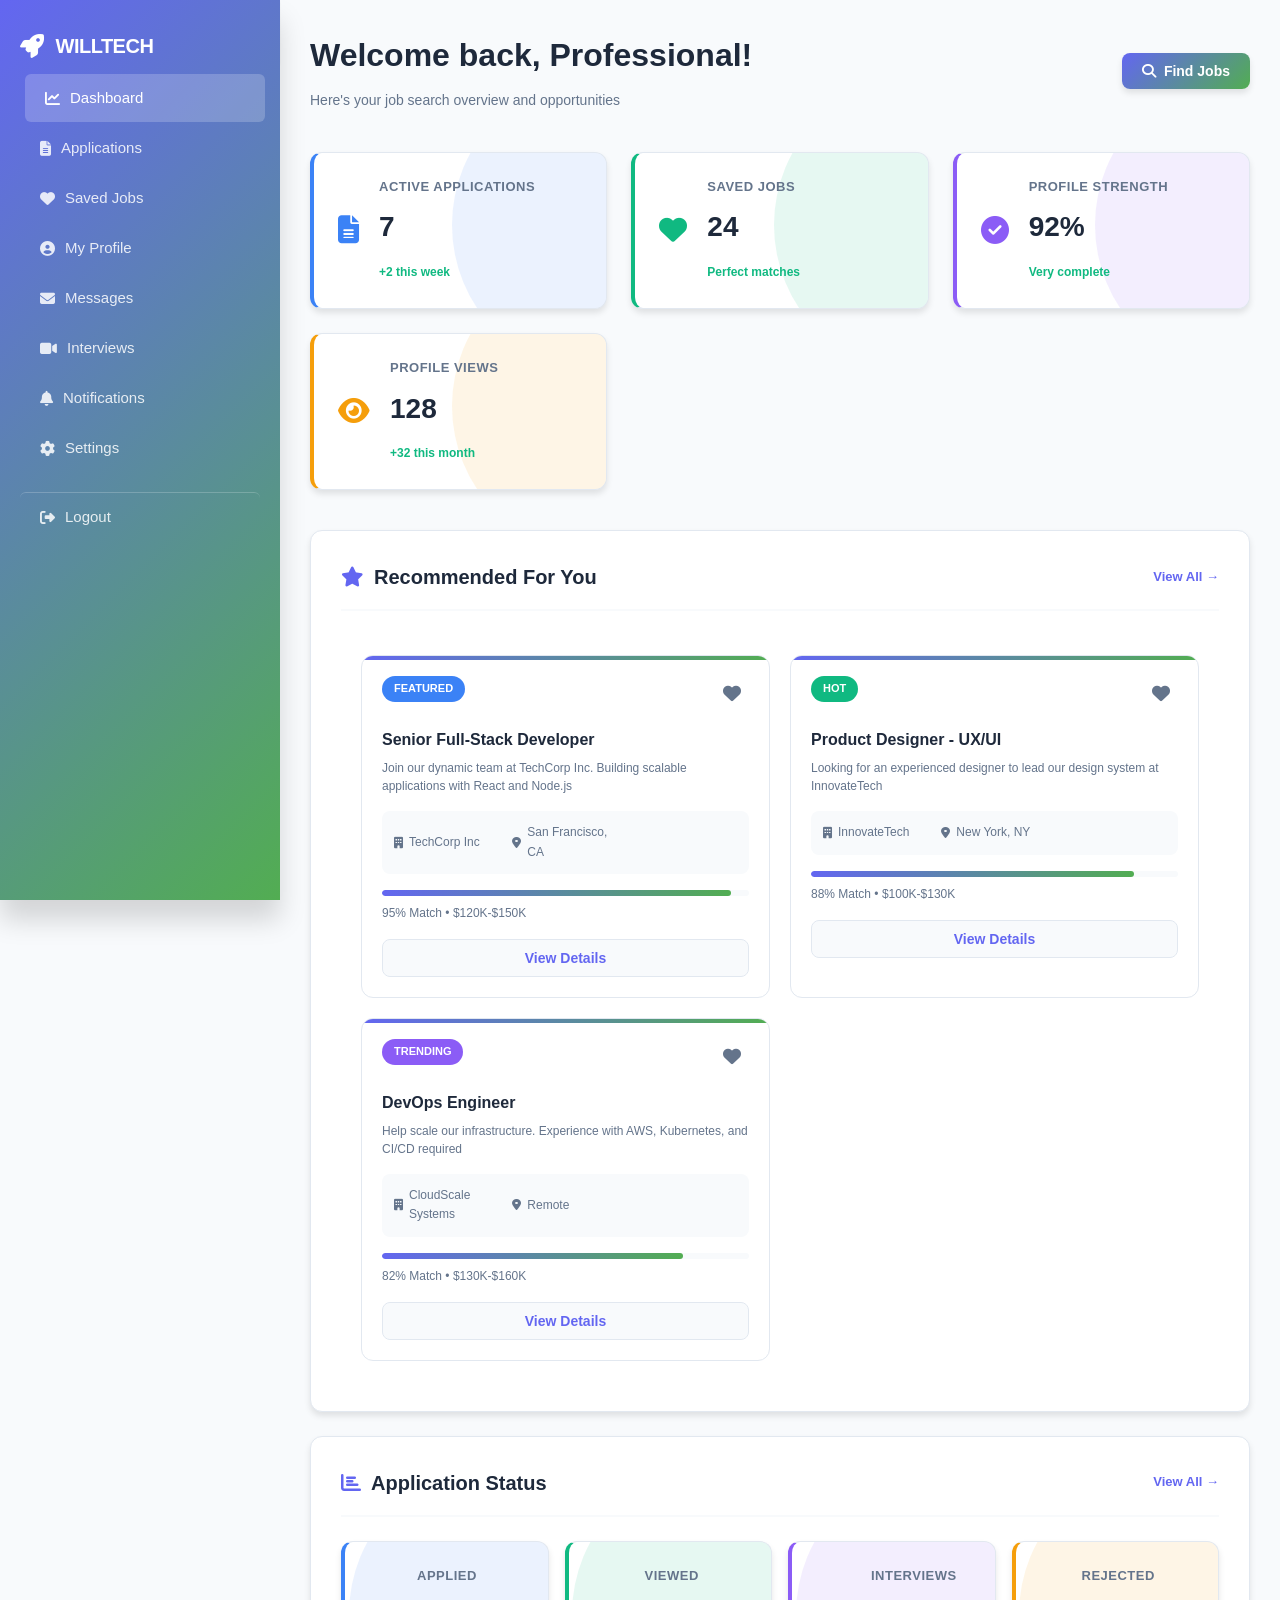
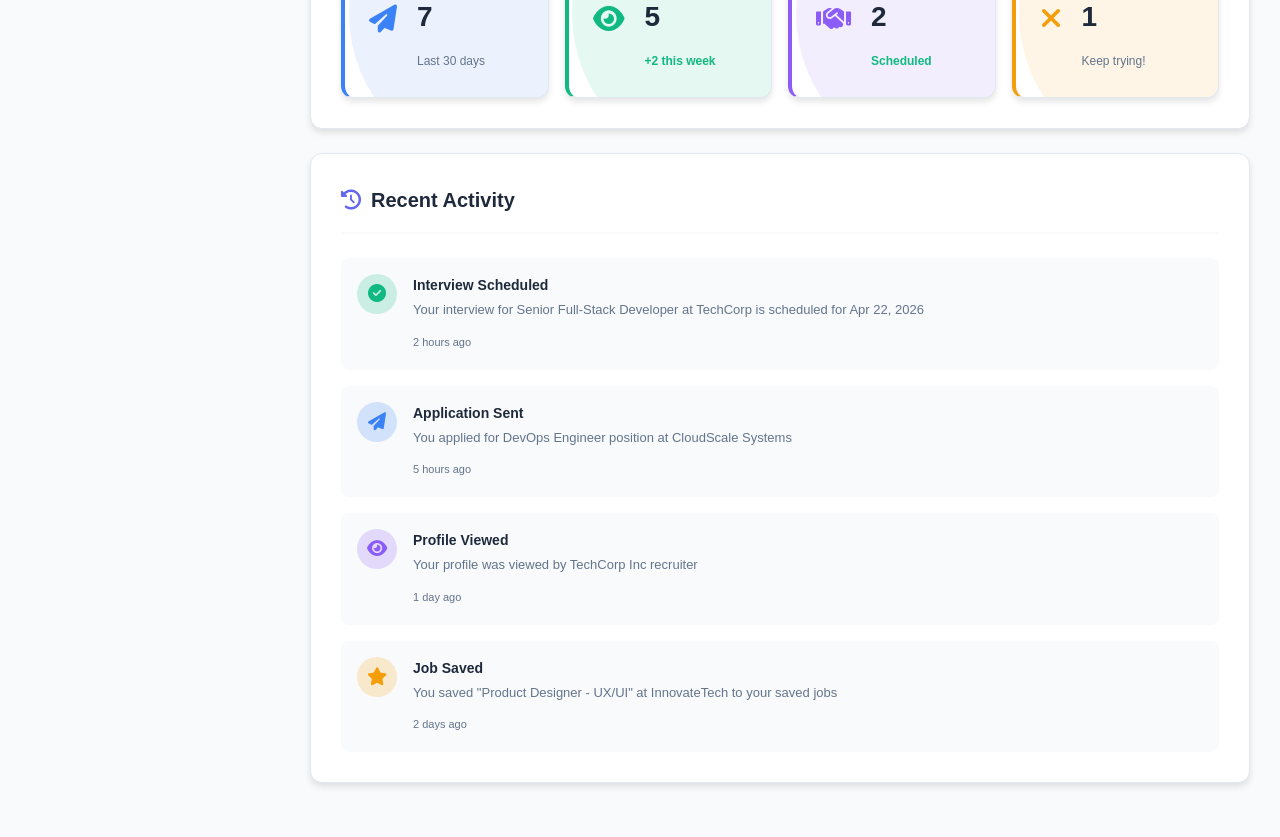
<file: CARRIER HUB/job-seeker-dashboard.html>
<!DOCTYPE html>
<html lang="en">
<head>
    <meta charset="UTF-8">
    <meta name="viewport" content="width=device-width, initial-scale=1.0">
    <title>Job Seeker Dashboard | WILLTECH</title>
    <link rel="stylesheet" href="mentor-dashboard.css">
    <link rel="stylesheet" href="https://cdnjs.cloudflare.com/ajax/libs/font-awesome/6.4.0/css/all.min.css">
</head>
<body>
    <div class="sidebar-overlay" id="sidebarOverlay"></div>
    
    <div class="dashboard-container">
        <!-- Sidebar Navigation -->
        <aside class="sidebar" id="sidebar">
            <div class="sidebar-header">
                <div class="logo">
                    <i class="fas fa-rocket"></i>
                    <span>WILLTECH</span>
                </div>
            </div>

            <nav class="sidebar-nav">
                <ul>
                    <li><a href="#dashboard" class="active"><i class="fas fa-chart-line"></i> Dashboard</a></li>
                   
                    <li><a href="#applications"><i class="fas fa-file-alt"></i> Applications</a></li>
                    <li><a href="#saved-jobs"><i class="fas fa-heart"></i> Saved Jobs</a></li>
                    <li><a href="#my-profile"><i class="fas fa-user-circle"></i> My Profile</a></li>
                    <li><a href="#messages"><i class="fas fa-envelope"></i> Messages</a></li>
                    <li><a href="#interviews"><i class="fas fa-video"></i> Interviews</a></li>
                    <li><a href="#notifications"><i class="fas fa-bell"></i> Notifications</a></li>
                    <li><a href="#settings"><i class="fas fa-cog"></i> Settings</a></li>
                    <li><a href="login.html" class="logout-btn"><i class="fas fa-sign-out-alt"></i> Logout</a></li>
                </ul>
            </nav>
        </aside>

        <!-- Main Content -->
        <main class="main-content">
            <!-- Top Navigation Bar -->
            <header class="top-bar">
                <button class="hamburger-menu" id="hamburgerMenu">
                    <i class="fas fa-bars"></i>
                </button>
                <div class="search-container">
                    <i class="fas fa-search"></i>
                    <input type="search" placeholder="Search jobs, companies, or positions...">
                </div>
            </header>

            <!-- ===================== DASHBOARD PAGE ===================== -->
            <section id="dashboard" class="content-section">
                <div class="welcome-header">
                    <div>
                        <h1>Welcome back, Professional! </h1>
                        <p>Here's your job search overview and opportunities</p>
                    </div>
                    <button class="primary-btn" onclick="window.location.href='jobs-marketplace.html'"><i class="fas fa-search"></i> Find Jobs</button>
                </div>

                <!-- Stats Grid -->
                <div class="stats-grid">
                    <div class="stat-card blue-gradient">
                        <div class="stat-icon">
                            <i class="fas fa-file-alt"></i>
                        </div>
                        <div class="stat-content">
                            <h3>Active Applications</h3>
                            <p class="stat-number">7</p>
                            <span class="stat-change positive">+2 this week</span>
                        </div>
                    </div>

                    <div class="stat-card green-gradient">
                        <div class="stat-icon">
                            <i class="fas fa-heart"></i>
                        </div>
                        <div class="stat-content">
                            <h3>Saved Jobs</h3>
                            <p class="stat-number">24</p>
                            <span class="stat-change positive">Perfect matches</span>
                        </div>
                    </div>

                    <div class="stat-card purple-gradient">
                        <div class="stat-icon">
                            <i class="fas fa-check-circle"></i>
                        </div>
                        <div class="stat-content">
                            <h3>Profile Strength</h3>
                            <p class="stat-number">92%</p>
                            <span class="stat-change positive">Very complete</span>
                        </div>
                    </div>

                    <div class="stat-card orange-gradient">
                        <div class="stat-icon">
                            <i class="fas fa-eye"></i>
                        </div>
                        <div class="stat-content">
                            <h3>Profile Views</h3>
                            <p class="stat-number">128</p>
                            <span class="stat-change positive">+32 this month</span>
                        </div>
                    </div>
                </div>

                <!-- Recommended Jobs -->
                <section id="recommended-jobs" class="card-section">
                    <div class="section-header">
                        <h2><i class="fas fa-star"></i> Recommended For You</h2>
                        <a href="#job-listings" class="view-all">View All →</a>
                    </div>
                    
                    <div class="courses-grid">
                        <div class="course-card">
                            <div class="course-header">
                                <div class="course-badge blue">Featured</div>
                                <button class="icon-btn"><i class="fas fa-heart"></i></button>
                            </div>
                            <h3>Senior Full-Stack Developer</h3>
                            <p class="course-desc">Join our dynamic team at TechCorp Inc. Building scalable applications with React and Node.js</p>
                            <div class="course-stats">
                                <span><i class="fas fa-building"></i> TechCorp Inc</span>
                                <span><i class="fas fa-map-marker-alt"></i> San Francisco, CA</span>
                            </div>
                            <div class="progress-bar">
                                <div class="progress" style="width: 95%"></div>
                            </div>
                            <p class="progress-text">95% Match • $120K-$150K</p>
                            <button class="secondary-btn full-width">View Details</button>
                        </div>

                        <div class="course-card">
                            <div class="course-header">
                                <div class="course-badge green">Hot</div>
                                <button class="icon-btn"><i class="fas fa-heart"></i></button>
                            </div>
                            <h3>Product Designer - UX/UI</h3>
                            <p class="course-desc">Looking for an experienced designer to lead our design system at InnovateTech</p>
                            <div class="course-stats">
                                <span><i class="fas fa-building"></i> InnovateTech</span>
                                <span><i class="fas fa-map-marker-alt"></i> New York, NY</span>
                            </div>
                            <div class="progress-bar">
                                <div class="progress" style="width: 88%"></div>
                            </div>
                            <p class="progress-text">88% Match • $100K-$130K</p>
                            <button class="secondary-btn full-width">View Details</button>
                        </div>

                        <div class="course-card">
                            <div class="course-header">
                                <div class="course-badge purple">Trending</div>
                                <button class="icon-btn"><i class="fas fa-heart"></i></button>
                            </div>
                            <h3>DevOps Engineer</h3>
                            <p class="course-desc">Help scale our infrastructure. Experience with AWS, Kubernetes, and CI/CD required</p>
                            <div class="course-stats">
                                <span><i class="fas fa-building"></i> CloudScale Systems</span>
                                <span><i class="fas fa-map-marker-alt"></i> Remote</span>
                            </div>
                            <div class="progress-bar">
                                <div class="progress" style="width: 82%"></div>
                            </div>
                            <p class="progress-text">82% Match • $130K-$160K</p>
                            <button class="secondary-btn full-width">View Details</button>
                        </div>
                    </div>
                </section>

                <!-- Application Status -->
                <section id="app-status" class="card-section">
                    <div class="section-header">
                        <h2><i class="fas fa-chart-bar"></i> Application Status</h2>
                        <a href="#applications" class="view-all">View All →</a>
                    </div>

                    <div class="activities-grid" style="display: grid; grid-template-columns: repeat(auto-fit, minmax(200px, 1fr)); gap: 16px;">
                        <div class="stat-card blue-gradient">
                            <div class="stat-icon"><i class="fas fa-paper-plane"></i></div>
                            <div class="stat-content">
                                <h3>Applied</h3>
                                <p class="stat-number">7</p>
                                <span class="stat-change">Last 30 days</span>
                            </div>
                        </div>

                        <div class="stat-card green-gradient">
                            <div class="stat-icon"><i class="fas fa-eye"></i></div>
                            <div class="stat-content">
                                <h3>Viewed</h3>
                                <p class="stat-number">5</p>
                                <span class="stat-change positive">+2 this week</span>
                            </div>
                        </div>

                        <div class="stat-card purple-gradient">
                            <div class="stat-icon"><i class="fas fa-handshake"></i></div>
                            <div class="stat-content">
                                <h3>Interviews</h3>
                                <p class="stat-number">2</p>
                                <span class="stat-change positive">Scheduled</span>
                            </div>
                        </div>

                        <div class="stat-card orange-gradient">
                            <div class="stat-icon"><i class="fas fa-times"></i></div>
                            <div class="stat-content">
                                <h3>Rejected</h3>
                                <p class="stat-number">1</p>
                                <span class="stat-change">Keep trying!</span>
                            </div>
                        </div>
                    </div>
                </section>

                <!-- Recent Activity -->
                <section class="card-section">
                    <div class="section-header">
                        <h2><i class="fas fa-history"></i> Recent Activity</h2>
                    </div>

                    <div class="activity-list">
                        <div class="activity-item">
                            <div class="activity-icon green">
                                <i class="fas fa-check-circle"></i>
                            </div>
                            <div class="activity-content">
                                <h4>Interview Scheduled</h4>
                                <p>Your interview for Senior Full-Stack Developer at TechCorp is scheduled for Apr 22, 2026</p>
                                <span class="time-ago">2 hours ago</span>
                            </div>
                        </div>

                        <div class="activity-item">
                            <div class="activity-icon blue">
                                <i class="fas fa-paper-plane"></i>
                            </div>
                            <div class="activity-content">
                                <h4>Application Sent</h4>
                                <p>You applied for DevOps Engineer position at CloudScale Systems</p>
                                <span class="time-ago">5 hours ago</span>
                            </div>
                        </div>

                        <div class="activity-item">
                            <div class="activity-icon purple">
                                <i class="fas fa-eye"></i>
                            </div>
                            <div class="activity-content">
                                <h4>Profile Viewed</h4>
                                <p>Your profile was viewed by TechCorp Inc recruiter</p>
                                <span class="time-ago">1 day ago</span>
                            </div>
                        </div>

                        <div class="activity-item">
                            <div class="activity-icon orange">
                                <i class="fas fa-star"></i>
                            </div>
                            <div class="activity-content">
                                <h4>Job Saved</h4>
                                <p>You saved "Product Designer - UX/UI" at InnovateTech to your saved jobs</p>
                                <span class="time-ago">2 days ago</span>
                            </div>
                        </div>
                    </div>
                </section>
            </section>

            <!-- ===================== JOB LISTINGS PAGE ===================== -->
            <section id="job-listings" class="content-section page-section" style="display:none;">
                <div class="page-header">
                    <div><h1>Job Listings</h1><p>Browse and apply for available positions</p></div>
                    <button class="primary-btn" onclick="window.location.href='jobs-marketplace.html'"><i class="fas fa-filter"></i> Advanced Search</button>
                </div>
                <div class="filter-bar">
                    <div class="filter-tabs">
                        <button class="filter-tab active">All Jobs (156)</button>
                        <button class="filter-tab">New (23)</button>
                        <button class="filter-tab">Remote (45)</button>
                        <button class="filter-tab">Entry Level (34)</button>
                    </div>
                </div>
                <div class="card-section" style="padding:0">
                    <div class="courses-table-wrap">
                        <table class="courses-table">
                            <thead><tr><th>Position</th><th>Company</th><th>Location</th><th>Salary Range</th><th>Match</th><th>Posted</th><th>Actions</th></tr></thead>
                            <tbody>
                                <tr><td><div class="course-row-info"><div class="course-row-icon blue"><i class="fas fa-code"></i></div><div><strong>Senior Full-Stack Developer</strong><p>React + Node.js + MongoDB</p></div></div></td><td>TechCorp Inc</td><td>San Francisco, CA</td><td>$120K - $150K</td><td><span class="status-pill green">95%</span></td><td>2 days ago</td><td><div class="row-actions"><button class="icon-btn"><i class="fas fa-eye"></i></button><button class="icon-btn"><i class="fas fa-heart"></i></button><button class="icon-btn"><i class="fas fa-paper-plane"></i></button></div></td></tr>
                                <tr><td><div class="course-row-info"><div class="course-row-icon green"><i class="fas fa-palette"></i></div><div><strong>Product Designer - UX/UI</strong><p>Design System Lead</p></div></div></td><td>InnovateTech</td><td>New York, NY</td><td>$100K - $130K</td><td><span class="status-pill green">88%</span></td><td>3 days ago</td><td><div class="row-actions"><button class="icon-btn"><i class="fas fa-eye"></i></button><button class="icon-btn"><i class="fas fa-heart"></i></button><button class="icon-btn"><i class="fas fa-paper-plane"></i></button></div></td></tr>
                                <tr><td><div class="course-row-info"><div class="course-row-icon purple"><i class="fas fa-server"></i></div><div><strong>DevOps Engineer</strong><p>AWS & Kubernetes Specialist</p></div></div></td><td>CloudScale Systems</td><td>Remote</td><td>$130K - $160K</td><td><span class="status-pill green">82%</span></td><td>1 day ago</td><td><div class="row-actions"><button class="icon-btn"><i class="fas fa-eye"></i></button><button class="icon-btn"><i class="fas fa-heart"></i></button><button class="icon-btn"><i class="fas fa-paper-plane"></i></button></div></td></tr>
                                <tr><td><div class="course-row-info"><div class="course-row-icon orange"><i class="fas fa-chart-bar"></i></div><div><strong>Data Science Engineer</strong><p>ML & Analytics Lead</p></div></div></td><td>DataDriven Co</td><td>Boston, MA</td><td>$110K - $140K</td><td><span class="status-pill yellow">75%</span></td><td>4 days ago</td><td><div class="row-actions"><button class="icon-btn"><i class="fas fa-eye"></i></button><button class="icon-btn"><i class="fas fa-heart"></i></button></div></td></tr>
                            </tbody>
                        </table>
                    </div>
                </div>
            </section>

            <!-- ===================== APPLICATIONS PAGE ===================== -->
            <section id="applications" class="content-section page-section" style="display:none;">
                <div class="page-header">
                    <div><h1>My Applications</h1><p>Track the status of all your job applications</p></div>
                </div>
                <div class="filter-bar">
                    <div class="filter-tabs">
                        <button class="filter-tab active">All (7)</button>
                        <button class="filter-tab">Pending (4)</button>
                        <button class="filter-tab">Reviewed (2)</button>
                        <button class="filter-tab">Interviews (1)</button>
                    </div>
                </div>
                <div class="applications-grid">
                    <div class="application-card">
                        <div class="application-header">
                            <div class="application-icon blue"><i class="fas fa-code"></i></div>
                            <span class="status-pill green">Shortlisted</span>
                        </div>
                        <h3>Senior Full-Stack Developer</h3>
                        <p class="application-description">React + Node.js</p>
                        <div class="application-meta">
                            <div><strong>Company:</strong> TechCorp Inc</div>
                        </div>
                        <div class="application-details">
                            <div>
                                <strong>Applied Date</strong>
                                <span>Apr 13, 2026</span>
                            </div>
                            <div>
                                <strong>Last Update</strong>
                                <span>Interview scheduled for Apr 22</span>
                            </div>
                        </div>
                        <div class="application-actions">
                            <button class="icon-btn"><i class="fas fa-eye"></i> View</button>
                            <button class="icon-btn"><i class="fas fa-calendar"></i> Schedule</button>
                        </div>
                    </div>

                    <div class="application-card">
                        <div class="application-header">
                            <div class="application-icon green"><i class="fas fa-palette"></i></div>
                            <span class="status-pill blue">Under Review</span>
                        </div>
                        <h3>Product Designer - UX/UI</h3>
                        <p class="application-description">Design System Lead</p>
                        <div class="application-meta">
                            <div><strong>Company:</strong> InnovateTech</div>
                        </div>
                        <div class="application-details">
                            <div>
                                <strong>Applied Date</strong>
                                <span>Apr 11, 2026</span>
                            </div>
                            <div>
                                <strong>Last Update</strong>
                                <span>Team reviewing portfolio</span>
                            </div>
                        </div>
                        <div class="application-actions">
                            <button class="icon-btn"><i class="fas fa-eye"></i> View</button>
                        </div>
                    </div>

                    <div class="application-card">
                        <div class="application-header">
                            <div class="application-icon purple"><i class="fas fa-server"></i></div>
                            <span class="status-pill yellow">Applied</span>
                        </div>
                        <h3>DevOps Engineer</h3>
                        <p class="application-description">AWS & Kubernetes</p>
                        <div class="application-meta">
                            <div><strong>Company:</strong> CloudScale Systems</div>
                        </div>
                        <div class="application-details">
                            <div>
                                <strong>Applied Date</strong>
                                <span>Apr 15, 2026</span>
                            </div>
                            <div>
                                <strong>Last Update</strong>
                                <span>Waiting for company review</span>
                            </div>
                        </div>
                        <div class="application-actions">
                            <button class="icon-btn"><i class="fas fa-eye"></i> View</button>
                        </div>
                    </div>

                    <div class="application-card">
                        <div class="application-header">
                            <div class="application-icon orange"><i class="fas fa-chart-bar"></i></div>
                            <span class="status-pill gray">Not Selected</span>
                        </div>
                        <h3>Backend Engineer</h3>
                        <p class="application-description">Python & PostgreSQL</p>
                        <div class="application-meta">
                            <div><strong>Company:</strong> StartupXYZ</div>
                        </div>
                        <div class="application-details">
                            <div>
                                <strong>Applied Date</strong>
                                <span>Apr 8, 2026</span>
                            </div>
                            <div>
                                <strong>Last Update</strong>
                                <span>Position filled</span>
                            </div>
                        </div>
                        <div class="application-actions">
                            <button class="icon-btn"><i class="fas fa-eye"></i> View</button>
                            <button class="icon-btn"><i class="fas fa-redo"></i> Reapply</button>
                        </div>
                    </div>
                </div>
            </section>

            <!-- ===================== SAVED JOBS PAGE ===================== -->
            <section id="saved-jobs" class="content-section page-section" style="display:none;">
                <div class="page-header">
                    <div><h1>Saved Jobs</h1><p>Your collection of jobs to apply for later</p></div>
                </div>
                <div class="card-section">
                    <div class="section-header"><h2><i class="fas fa-heart"></i> Saved Opportunities (24)</h2></div>
                    <div class="courses-grid">
                        <div class="course-card">
                            <div class="course-header">
                                <div class="course-badge blue">Featured</div>
                                <button class="icon-btn"><i class="fas fa-heart" style="color:#ef4444"></i></button>
                            </div>
                            <h3>Senior Full-Stack Developer</h3>
                            <p class="course-desc">TechCorp Inc - Building scalable applications with React and Node.js</p>
                            <div class="course-stats">
                                <span><i class="fas fa-map-marker-alt"></i> San Francisco, CA</span>
                                <span><i class="fas fa-dollar-sign"></i> $120K-$150K</span>
                            </div>
                            <div class="progress-bar">
                                <div class="progress" style="width: 95%"></div>
                            </div>
                            <p class="progress-text">95% Match</p>
                            <button class="secondary-btn full-width">Apply Now</button>
                        </div>

                        <div class="course-card">
                            <div class="course-header">
                                <div class="course-badge green">Hot</div>
                                <button class="icon-btn"><i class="fas fa-heart" style="color:#ef4444"></i></button>
                            </div>
                            <h3>Product Designer - UX/UI</h3>
                            <p class="course-desc">InnovateTech - Design System Lead role in NYC</p>
                            <div class="course-stats">
                                <span><i class="fas fa-map-marker-alt"></i> New York, NY</span>
                                <span><i class="fas fa-dollar-sign"></i> $100K-$130K</span>
                            </div>
                            <div class="progress-bar">
                                <div class="progress" style="width: 88%"></div>
                            </div>
                            <p class="progress-text">88% Match</p>
                            <button class="secondary-btn full-width">Apply Now</button>
                        </div>

                        <div class="course-card">
                            <div class="course-header">
                                <div class="course-badge purple">Trending</div>
                                <button class="icon-btn"><i class="fas fa-heart" style="color:#ef4444"></i></button>
                            </div>
                            <h3>DevOps Engineer</h3>
                            <p class="course-desc">CloudScale Systems - AWS & Kubernetes Expert needed</p>
                            <div class="course-stats">
                                <span><i class="fas fa-map-marker-alt"></i> Remote</span>
                                <span><i class="fas fa-dollar-sign"></i> $130K-$160K</span>
                            </div>
                            <div class="progress-bar">
                                <div class="progress" style="width: 82%"></div>
                            </div>
                            <p class="progress-text">82% Match</p>
                            <button class="secondary-btn full-width">Apply Now</button>
                        </div>
                    </div>
                </div>
            </section>

            <!-- ===================== PROFILE PAGE ===================== -->
            <section id="my-profile" class="content-section page-section" style="display:none;">
                <div class="page-header">
                    <div><h1>My Profile</h1><p>Manage your professional information and visibility</p></div>
                    <button class="primary-btn"><i class="fas fa-save"></i> Save Changes</button>
                </div>
                <div class="profile-layout">
                    <div class="profile-sidebar-card">
                        <div class="profile-avatar-wrap">
                            <div class="profile-avatar-circle"><span>JS</span></div>
                            <button class="avatar-edit-btn"><i class="fas fa-camera"></i></button>
                        </div>
                        <h2 class="profile-name">John Smith</h2>
                        <p class="profile-title">Full-Stack Developer</p>
                        <div class="profile-badges">
                            <span class="profile-badge-tag"><i class="fas fa-shield-alt"></i> Verified</span>
                            <span class="profile-badge-tag gold"><i class="fas fa-star"></i> Top Rated</span>
                        </div>
                        <div class="profile-quick-stats">
                            <div class="pq-stat"><strong>5+</strong><span>Years Exp</span></div>
                            <div class="pq-stat"><strong>4.8</strong><span>Rating</span></div>
                            <div class="pq-stat"><strong>128</strong><span>Profile Views</span></div>
                        </div>
                        <div class="profile-completion">
                            <div class="completion-label"><span>Profile Strength</span><strong>92%</strong></div>
                            <div class="progress-bar"><div class="progress" style="width:92%"></div></div>
                        </div>
                    </div>
                    <div class="profile-forms">
                        <div class="form-card">
                            <h3><i class="fas fa-user"></i> Personal Information</h3>
                            <div class="form-grid">
                                <div class="form-group"><label>First Name</label><input type="text" value="John" class="form-input"></div>
                                <div class="form-group"><label>Last Name</label><input type="text" value="Smith" class="form-input"></div>
                                <div class="form-group"><label>Email Address</label><input type="email" value="john.smith@example.com" class="form-input"></div>
                                <div class="form-group"><label>Phone Number</label><input type="tel" value="+1 (555) 123-4567" class="form-input"></div>
                                <div class="form-group"><label>Location</label><input type="text" value="San Francisco, CA" class="form-input"></div>
                                <div class="form-group"><label>Timezone</label><select class="form-input"><option selected>PST — Pacific Standard Time</option><option>EST — Eastern Standard Time</option><option>CST — Central Standard Time</option></select></div>
                                <div class="form-group full-col"><label>Professional Summary</label><textarea class="form-input" rows="4">Experienced Full-Stack Developer with 5+ years building scalable web applications. Proficient in React, Node.js, Python, and cloud technologies. Passionate about clean code and mentoring junior developers.</textarea></div>
                            </div>
                        </div>
                        <div class="form-card">
                            <h3><i class="fas fa-briefcase"></i> Professional Details</h3>
                            <div class="form-grid">
                                <div class="form-group"><label>Current Job Title</label><input type="text" value="Senior Full-Stack Developer" class="form-input"></div>
                                <div class="form-group"><label>Current Company</label><input type="text" value="TechFlow Solutions" class="form-input"></div>
                                <div class="form-group"><label>Years of Experience</label><input type="number" value="5" class="form-input"></div>
                                <div class="form-group"><label>Expected Salary ($)</label><input type="number" value="150000" class="form-input"></div>
                                <div class="form-group full-col"><label>Skills &amp; Expertise</label>
                                    <div class="skills-tags">
                                        <span class="skill-tag">JavaScript <i class="fas fa-times"></i></span>
                                        <span class="skill-tag">React <i class="fas fa-times"></i></span>
                                        <span class="skill-tag">Node.js <i class="fas fa-times"></i></span>
                                        <span class="skill-tag">Python <i class="fas fa-times"></i></span>
                                        <span class="skill-tag">AWS <i class="fas fa-times"></i></span>
                                        <button class="add-skill-btn"><i class="fas fa-plus"></i> Add Skill</button>
                                    </div>
                                </div>
                            </div>
                        </div>
                    </div>
                </div>

                <!-- Resume & Portfolio Section -->
                <div class="card-section" style="margin-top: 2em;">
                    <div class="section-header">
                        <h2><i class="fas fa-file"></i> Resume & Portfolio</h2>
                        <button class="primary-btn" style="margin-left:auto"><i class="fas fa-upload"></i> Upload New Resume</button>
                    </div>
                    <div class="courses-grid">
                        <div class="course-card">
                            <div class="course-header">
                                <div class="course-badge green">Active</div>
                                <button class="icon-btn"><i class="fas fa-ellipsis-h"></i></button>
                            </div>
                            <div style="text-align:center;padding:20px;margin:20px 0">
                                <i class="fas fa-file-pdf" style="font-size:48px;color:#f59e0b"></i>
                            </div>
                            <h3>John_Smith_Resume</h3>
                            <p class="course-desc">Updated 1 week ago • PDF Format</p>
                            <div class="course-stats">
                                <span><i class="fas fa-calendar"></i> Apr 8, 2026</span>
                                <span><i class="fas fa-download"></i> 32 downloads</span>
                            </div>
                            <button class="secondary-btn full-width">Download</button>
                        </div>

                        <div class="course-card">
                            <div class="course-header">
                                <div class="course-badge blue">Portfolio</div>
                                <button class="icon-btn"><i class="fas fa-ellipsis-h"></i></button>
                            </div>
                            <div style="text-align:center;padding:20px;margin:20px 0">
                                <i class="fas fa-globe" style="font-size:48px;color:#6366f1"></i>
                            </div>
                            <h3>Portfolio Website</h3>
                            <p class="course-desc">Professional portfolio showcasing projects</p>
                            <div class="course-stats">
                                <span><i class="fas fa-link"></i> johnsmith-portfolio.dev</span>
                                <span><i class="fas fa-eye"></i> 156 views this month</span>
                            </div>
                            <button class="secondary-btn full-width">Visit Portfolio</button>
                        </div>
                    </div>
                </div>

                <!-- Skills & Endorsements Section -->
                <div class="card-section">
                    <div class="section-header">
                        <h2><i class="fas fa-award"></i> Skills & Endorsements (12)</h2>
                        <button class="primary-btn" style="margin-left:auto"><i class="fas fa-plus"></i> Add Skill</button>
                    </div>
                    <div class="courses-grid">
                        <div class="course-card">
                            <div class="course-header">
                                <button class="icon-btn"><i class="fas fa-star" style="color:#f59e0b"></i></button>
                            </div>
                            <h3>JavaScript/ES6+</h3>
                            <p class="course-desc">Advanced proficiency in modern JavaScript</p>
                            <div class="course-stats">
                                <span><i class="fas fa-thumbs-up"></i> 24 Endorsements</span>
                                <span><i class="fas fa-eye"></i> Expert Level</span>
                            </div>
                            <div class="progress-bar">
                                <div class="progress" style="width: 100%"></div>
                            </div>
                        </div>

                        <div class="course-card">
                            <div class="course-header">
                                <button class="icon-btn"><i class="fas fa-star" style="color:#f59e0b"></i></button>
                            </div>
                            <h3>React.js</h3>
                            <p class="course-desc">Expert in building modern UIs with React</p>
                            <div class="course-stats">
                                <span><i class="fas fa-thumbs-up"></i> 21 Endorsements</span>
                                <span><i class="fas fa-eye"></i> Expert Level</span>
                            </div>
                            <div class="progress-bar">
                                <div class="progress" style="width: 95%"></div>
                            </div>
                        </div>

                        <div class="course-card">
                            <div class="course-header">
                                <button class="icon-btn"><i class="fas fa-star" style="color:#f59e0b"></i></button>
                            </div>
                            <h3>Node.js</h3>
                            <p class="course-desc">Backend development with Node.js and Express</p>
                            <div class="course-stats">
                                <span><i class="fas fa-thumbs-up"></i> 18 Endorsements</span>
                                <span><i class="fas fa-eye"></i> Advanced Level</span>
                            </div>
                            <div class="progress-bar">
                                <div class="progress" style="width: 90%"></div>
                            </div>
                        </div>
                    </div>
                </div>
            </section>

            <!-- ===================== MESSAGES PAGE ===================== -->
            <section id="messages" class="content-section page-section" style="display:none;padding:0">
                <div class="messages-layout">
                    <div class="messages-sidebar">
                        <div class="messages-sidebar-header"><h2>Messages</h2><button class="icon-btn"><i class="fas fa-edit"></i></button></div>
                        <div class="search-container" style="margin:0 16px 16px;padding:8px 14px"><i class="fas fa-search"></i><input type="search" placeholder="Search conversations..."></div>
                        <div class="conversations-list">
                            <div class="conversation-item active"><div class="student-av sm" style="background:linear-gradient(135deg,#6366f1,#8b5cf6)"><span>TC</span></div><div class="conv-info"><div class="conv-top"><strong>TechCorp Inc</strong><span class="conv-time">1h ago</span></div><p>Your interview is scheduled for Apr 22 at 10 AM</p></div><div class="conv-badge">2</div></div>
                            <div class="conversation-item"><div class="student-av sm" style="background:linear-gradient(135deg,#10b981,#059669)"><span>IT</span></div><div class="conv-info"><div class="conv-top"><strong>InnovateTech HR</strong><span class="conv-time">5h ago</span></div><p>We are reviewing your application...</p></div></div>
                            <div class="conversation-item"><div class="student-av sm" style="background:linear-gradient(135deg,#f59e0b,#ef4444)"><span>CS</span></div><div class="conv-info"><div class="conv-top"><strong>CloudScale Systems</strong><span class="conv-time">2d ago</span></div><p>Thank you for your application!</p></div></div>
                        </div>
                    </div>
                    <div class="chat-window">
                        <div class="chat-header">
                            <div class="student-av sm" style="background:linear-gradient(135deg,#6366f1,#8b5cf6)"><span>TC</span></div>
                            <div><strong>TechCorp Inc</strong><p><span class="online-dot"></span> Online · Hiring Team</p></div>
                            <div style="margin-left:auto;display:flex;gap:8px"><button class="icon-btn"><i class="fas fa-video"></i></button><button class="icon-btn"><i class="fas fa-phone"></i></button><button class="icon-btn"><i class="fas fa-info-circle"></i></button></div>
                        </div>
                        <div class="chat-messages">
                            <div class="msg-group"><div class="msg received"><p>Hi John! We're impressed with your application</p><span>3:15 PM</span></div><div class="msg received"><p>We'd like to schedule an interview with you</p><span>3:16 PM</span></div></div>
                            <div class="msg-group sent-group"><div class="msg sent"><p>Thank you so much! I'm very interested in the position</p><span>3:20 PM</span></div><div class="msg sent"><p>When would be a good time for an interview?</p><span>3:21 PM</span></div></div>
                            <div class="msg-group"><div class="msg received"><p>Perfect! How about April 22nd at 10 AM PST? 🎉</p><span>3:25 PM</span></div></div>
                        </div>
                        <div class="chat-input-bar">
                            <button class="icon-btn"><i class="fas fa-paperclip"></i></button>
                            <input type="text" class="chat-input" placeholder="Type a message...">
                            <button class="primary-btn" style="padding:10px 16px"><i class="fas fa-paper-plane"></i></button>
                        </div>
                    </div>
                </div>
            </section>

            <!-- ===================== INTERVIEWS PAGE ===================== -->
            <section id="interviews" class="content-section page-section" style="display:none; position: absolute; top: 5em;">
                <div class="page-header">
                    <div><h1>Interviews</h1><p>View and manage your scheduled interviews</p></div>
                </div>
                <div class="card-section">
                    <div class="section-header"><h2><i class="fas fa-video"></i> Upcoming Interviews</h2></div>
                    <div class="sessions-list">
                        <div class="session-card">
                            <div class="session-time-block">
                                <span class="session-hour">10:00</span>
                                <span class="session-ampm">AM</span>
                                <span class="session-dur">60 min</span>
                            </div>
                            <div class="session-info" style="flex:1">
                                <div class="student-avatar">
                                    <div class="student-av sm" style="background:linear-gradient(135deg,#6366f1,#8b5cf6)"><span>TC</span></div>
                                </div>
                                <div>
                                    <h4>TechCorp Inc Interview</h4>
                                    <p><i class="fas fa-briefcase"></i> Senior Full-Stack Developer</p>
                                    <span class="time">April 22, 2026 at 10:00 AM PST</span>
                                </div>
                            </div>
                            <div style="display:flex;flex-direction:column;gap:6px;align-items:flex-end">
                                <span class="status-pill green">Confirmed</span>
                                <div class="session-actions">
                                    <button class="secondary-btn"><i class="fas fa-video"></i> Join</button>
                                    <button class="icon-btn"><i class="fas fa-ellipsis-v"></i></button>
                                </div>
                            </div>
                        </div>
                    </div>
                </div>
            </section>

            <!-- ===================== NOTIFICATIONS PAGE ===================== -->
            <section id="notifications" class="content-section page-section" style="display:none;">
                <div class="page-header">
                    <div><h1>Notifications</h1><p>Stay updated with your latest activities and opportunities</p></div>
                </div>
                <div class="card-section">
                    <div class="activity-list">
                        <div class="activity-item">
                            <div class="activity-icon green">
                                <i class="fas fa-calendar-check"></i>
                            </div>
                            <div class="activity-content">
                                <h4>Interview Scheduled</h4>
                                <p>TechCorp Inc scheduled an interview for you on April 22, 2026</p>
                                <span class="time-ago">2 hours ago</span>
                            </div>
                        </div>

                        <div class="activity-item">
                            <div class="activity-icon blue">
                                <i class="fas fa-eye"></i>
                            </div>
                            <div class="activity-content">
                                <h4>Profile Viewed</h4>
                                <p>Your profile was viewed by recruiter at InnovateTech</p>
                                <span class="time-ago">5 hours ago</span>
                            </div>
                        </div>

                        <div class="activity-item">
                            <div class="activity-icon purple">
                                <i class="fas fa-star"></i>
                            </div>
                            <div class="activity-content">
                                <h4>Skill Endorsed</h4>
                                <p>Alex Johnson endorsed your React.js skill</p>
                                <span class="time-ago">1 day ago</span>
                            </div>
                        </div>

                        <div class="activity-item">
                            <div class="activity-icon orange">
                                <i class="fas fa-briefcase"></i>
                            </div>
                            <div class="activity-content">
                                <h4>New Job Recommended</h4>
                                <p>DevOps Engineer role matches your skills perfectly at CloudScale</p>
                                <span class="time-ago">2 days ago</span>
                            </div>
                        </div>
                    </div>
                </div>
            </section>

            <!-- ===================== SETTINGS PAGE ===================== -->
            <section id="settings" class="content-section page-section" style="display:none;">
                <div class="page-header">
                    <div><h1>Settings</h1><p>Manage your account and privacy preferences</p></div>
                    <button class="primary-btn"><i class="fas fa-save"></i> Save Changes</button>
                </div>
                <div class="settings-layout">
                    <div class="settings-nav card-section" style="padding:8px">
                        <a href="#" class="settings-nav-item active"><i class="fas fa-bell"></i> Notifications</a>
                        <a href="#" class="settings-nav-item"><i class="fas fa-lock"></i> Privacy & Security</a>
                        <a href="#" class="settings-nav-item"><i class="fas fa-eye"></i> Job Preferences</a>
                        <a href="#" class="settings-nav-item"><i class="fas fa-palette"></i> Appearance</a>
                    </div>
                    <div class="settings-content">
                        <div class="form-card">
                            <h3><i class="fas fa-bell"></i> Notification Preferences</h3>
                            <div class="settings-list">
                                <div class="setting-row"><div><strong>Job Recommendations</strong><p>Get notified about new job matches</p></div><label class="toggle"><input type="checkbox" checked><span class="toggle-slider"></span></label></div>
                                <div class="setting-row"><div><strong>Application Updates</strong><p>Status updates on your applications</p></div><label class="toggle"><input type="checkbox" checked><span class="toggle-slider"></span></label></div>
                                <div class="setting-row"><div><strong>Recruiter Messages</strong><p>Messages from recruiters and companies</p></div><label class="toggle"><input type="checkbox" checked><span class="toggle-slider"></span></label></div>
                                <div class="setting-row"><div><strong>Interview Reminders</strong><p>Reminders for scheduled interviews</p></div><label class="toggle"><input type="checkbox" checked><span class="toggle-slider"></span></label></div>
                                <div class="setting-row"><div><strong>News & Tips</strong><p>Career tips and platform updates</p></div><label class="toggle"><input type="checkbox"><span class="toggle-slider"></span></label></div>
                            </div>
                        </div>
                        <div class="form-card">
                            <h3><i class="fas fa-lock"></i> Security</h3>
                            <div class="form-grid">
                                <div class="form-group full-col"><label>Current Password</label><input type="password" placeholder="Enter current password" class="form-input"></div>
                                <div class="form-group"><label>New Password</label><input type="password" placeholder="New password" class="form-input"></div>
                                <div class="form-group"><label>Confirm New Password</label><input type="password" placeholder="Confirm new password" class="form-input"></div>
                            </div>
                            <button class="secondary-btn" style="margin-top:16px"><i class="fas fa-key"></i> Update Password</button>
                        </div>
                    </div>
                </div>
            </section>

        </main>
    </div>

<script>
    const navLinks = document.querySelectorAll('.sidebar-nav a');
    const pages = {
        'dashboard': document.getElementById('dashboard'),
        'job-listings': document.getElementById('job-listings'),
        'applications': document.getElementById('applications'),
        'saved-jobs': document.getElementById('saved-jobs'),
        'my-profile': document.getElementById('my-profile'),
        'messages': document.getElementById('messages'),
        'interviews': document.getElementById('interviews'),
        'notifications': document.getElementById('notifications'),
        'settings': document.getElementById('settings'),
    };

    function showPage(id) {
        Object.values(pages).forEach(p => { if(p) p.style.display = 'none'; });
        const target = pages[id];
        if (target) { target.style.display = 'block'; target.style.animation = 'fadeInUp 0.35s ease'; }
    }

    navLinks.forEach(link => {
        link.addEventListener('click', function(e) {
            // Check if this is the logout button
            if (this.classList.contains('logout-btn')) {
                return; // Allow default navigation to login.html
            }
            
            const href = this.getAttribute('href').replace('#','');
            e.preventDefault();
            navLinks.forEach(l => l.classList.remove('active'));
            this.classList.add('active');
            showPage(href);
        });
    });

    document.querySelectorAll('.filter-tab').forEach(btn => {
        btn.addEventListener('click', function() {
            this.closest('.filter-tabs').querySelectorAll('.filter-tab').forEach(b => b.classList.remove('active'));
            this.classList.add('active');
        });
    });

    // Hamburger Menu Toggle
    const hamburgerMenu = document.getElementById('hamburgerMenu');
    const sidebar = document.getElementById('sidebar');
    const sidebarOverlay = document.getElementById('sidebarOverlay');

    if (hamburgerMenu) {
        hamburgerMenu.addEventListener('click', function() {
            sidebar.classList.toggle('active');
            sidebarOverlay.classList.toggle('active');
        });
    }

    if (sidebarOverlay) {
        sidebarOverlay.addEventListener('click', function() {
            sidebar.classList.remove('active');
            sidebarOverlay.classList.remove('active');
        });
    }

    // Close sidebar when a link is clicked
    document.querySelectorAll('.sidebar-nav a').forEach(link => {
        link.addEventListener('click', function(e) {
            // Don't close for external links
            if (!this.href.includes('.html') || this.href.includes('#')) {
                sidebar.classList.remove('active');
                sidebarOverlay.classList.remove('active');
            }
        });
    });

    // Handle window resize
    window.addEventListener('resize', function() {
        if (window.innerWidth > 768) {
            sidebar.classList.remove('active');
            sidebarOverlay.classList.remove('active');
        }
    });
</script>
</body>
</html>
</file>
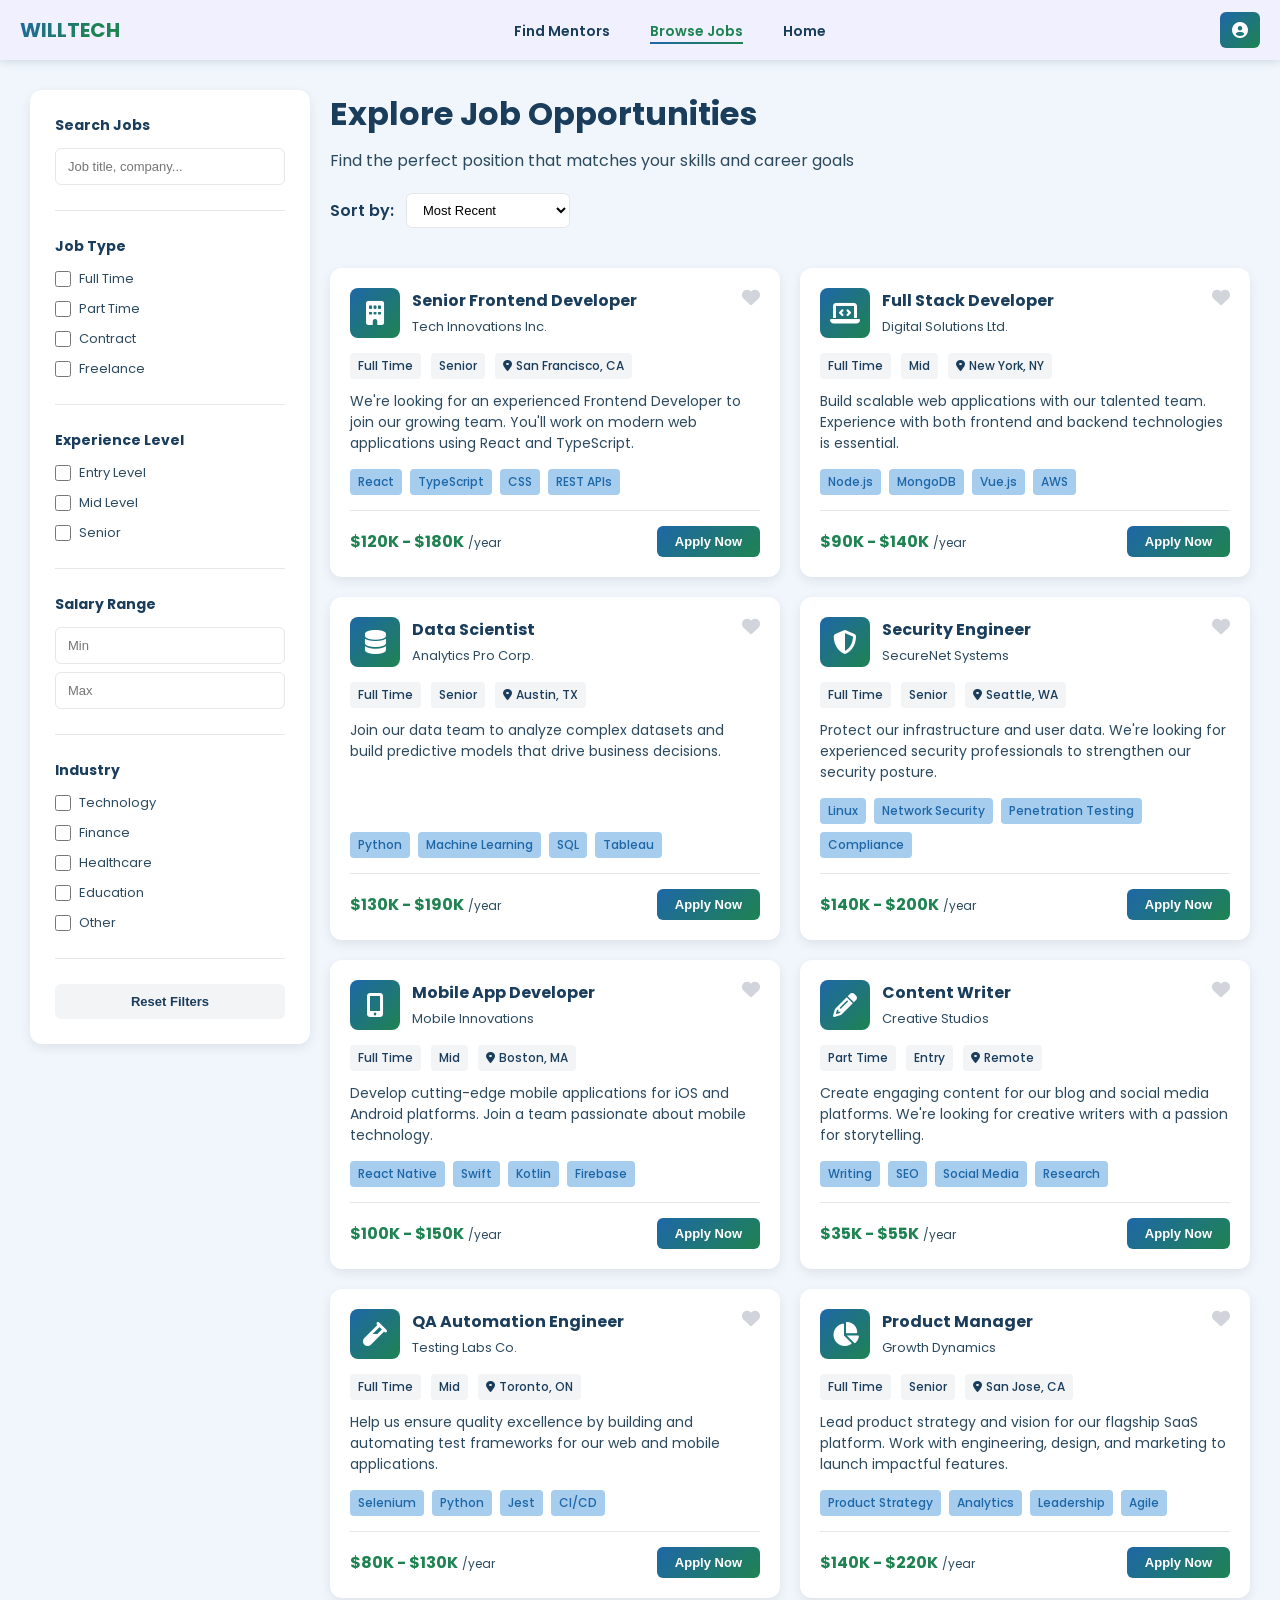
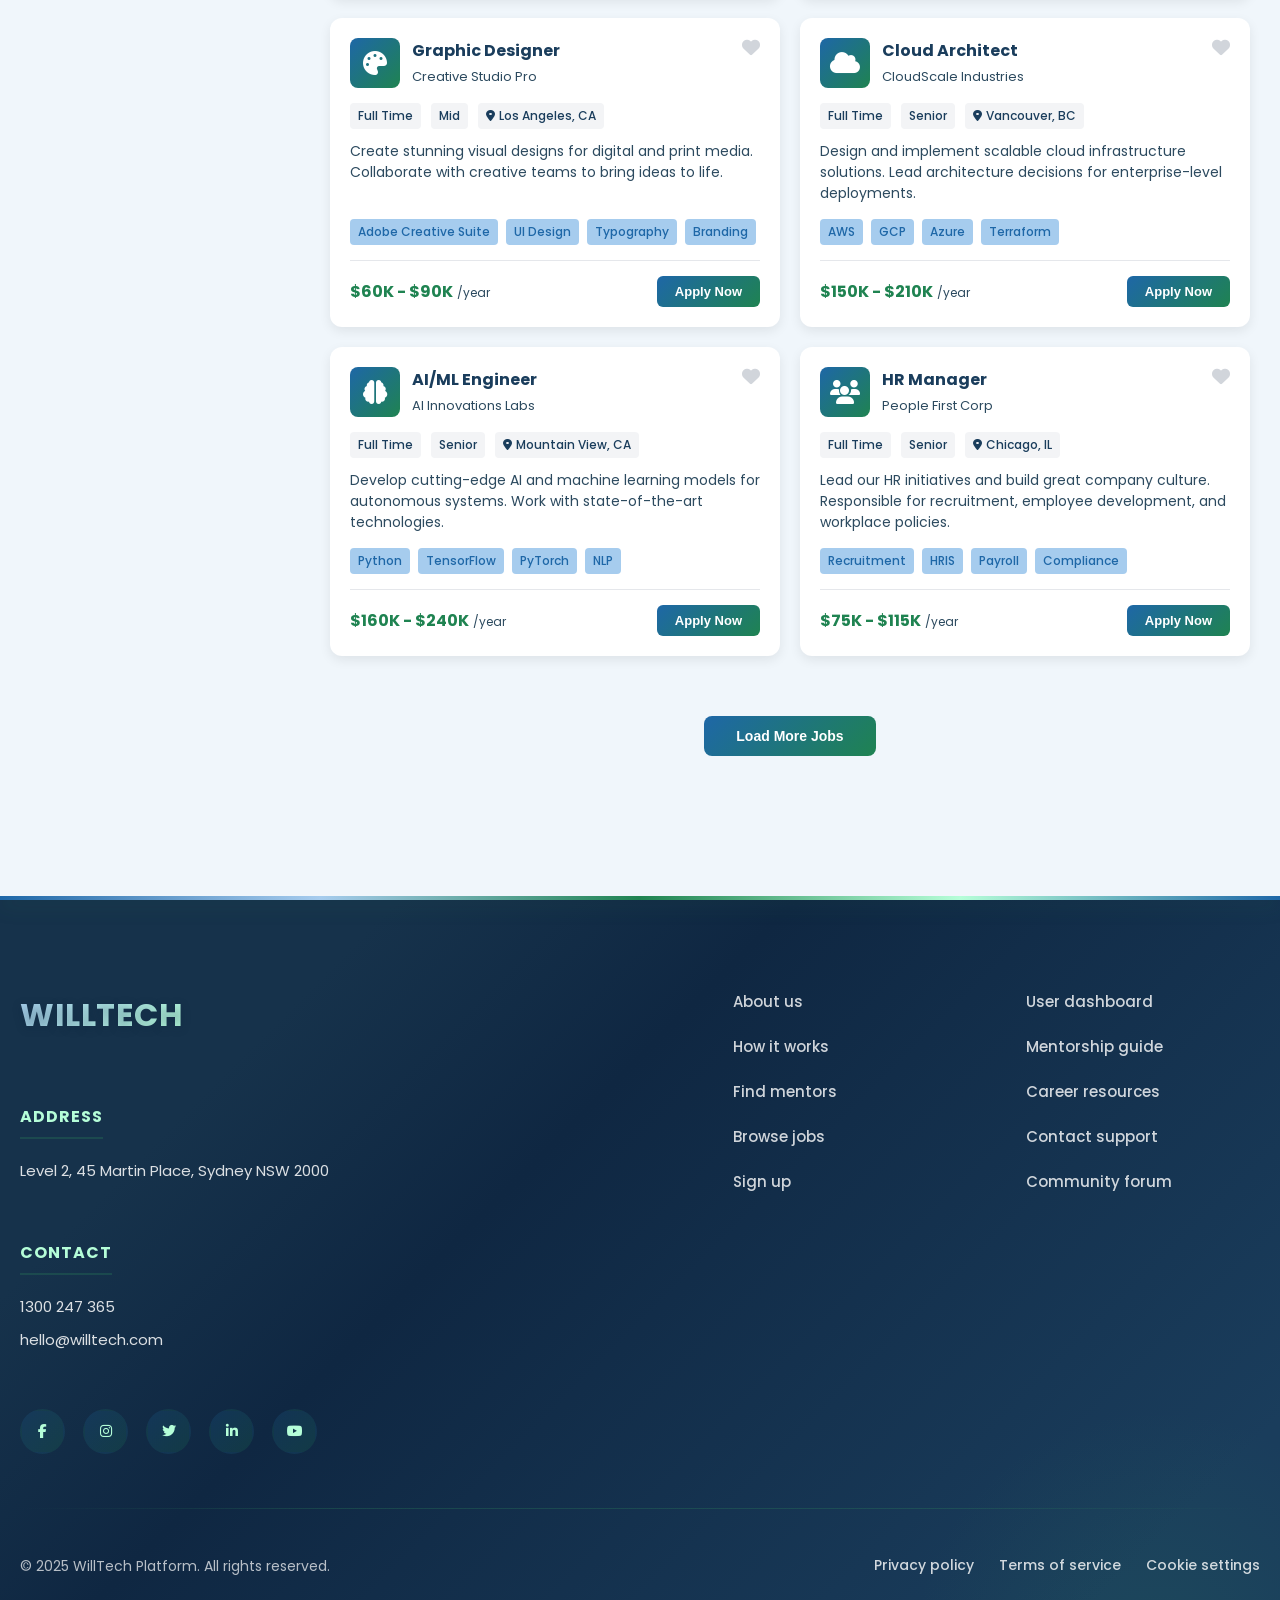
<file: CARRIER HUB/jobs-marketplace.html>
<!DOCTYPE html>
<html lang="en">
<head>
    <meta charset="UTF-8">
    <meta name="viewport" content="width=device-width, initial-scale=1.0">
    <title>Jobs Marketplace | WILLTECH</title>
    <link rel="preconnect" href="https://fonts.googleapis.com">
    <link rel="preconnect" href="https://fonts.gstatic.com" crossorigin>
    <link href="https://fonts.googleapis.com/css2?family=Poppins:wght@400;500;600;700;800&display=swap" rel="stylesheet">
    <link rel="stylesheet" href="https://cdnjs.cloudflare.com/ajax/libs/font-awesome/6.4.0/css/all.min.css">
    <link rel="stylesheet" href="marketplace.css">
</head>
<body>
    <!-- Navigation Bar -->
    <nav class="navbar">
        <div class="nav-container">
            <!-- Logo -->
            <div class="logo">
                <a href="index.html">
                    <span class="logo-text">WILLTECH</span>
                </a>
            </div>

            <!-- Hamburger Menu -->
            <div class="hamburger" id="hamburger">
                <span></span>
                <span></span>
                <span></span>
            </div>

            <!-- Nav Links -->
            <ul class="nav-links" id="navLinks">
                <li><a href="mentors-marketplace.html">Find Mentors</a></li>
                <li><a href="jobs-marketplace.html" class="active">Browse Jobs</a></li>
                <li><a href="index.html">Home</a></li>
            </ul>

            <!-- User Profile -->
            <div class="user-profile" id="userProfile">
                <button class="profile-btn" title="View Profile">
                    <i class="fas fa-user-circle"></i>
                </button>
                <div class="profile-dropdown" id="profileDropdown">
                    <a href="job-seeker-dashboard.html" class="dropdown-item"><i class="fas fa-chart-line"></i> Dashboard</a>
                    <a href="#my-profile" class="dropdown-item"><i class="fas fa-user"></i> My Profile</a>
                    <a href="#applications" class="dropdown-item"><i class="fas fa-briefcase"></i> My Applications</a>
                    <a href="#saved-jobs" class="dropdown-item"><i class="fas fa-bookmark"></i> Saved Jobs</a>
                    <hr style="margin: 8px 0; border: none; border-top: 1px solid #e5e7eb;">
                    <a href="login.html" class="dropdown-item logout"><i class="fas fa-sign-out-alt"></i> Logout</a>
                </div>
            </div>
        </div>
    </nav>

    <!-- Main Container -->
    <div class="jobs-container">
        <!-- Sidebar Filters -->
        <aside class="filters-sidebar">
            <div class="filter-section">
                <h3>Search Jobs</h3>
                <input type="text" id="jobSearch" placeholder="Job title, company...">
            </div>

            <div class="filter-section">
                <h3>Job Type</h3>
                <div class="filter-options">
                    <label><input type="checkbox" value="full-time"> Full Time</label>
                    <label><input type="checkbox" value="part-time"> Part Time</label>
                    <label><input type="checkbox" value="contract"> Contract</label>
                    <label><input type="checkbox" value="freelance"> Freelance</label>
                </div>
            </div>

            <div class="filter-section">
                <h3>Experience Level</h3>
                <div class="filter-options">
                    <label><input type="checkbox" value="entry"> Entry Level</label>
                    <label><input type="checkbox" value="mid"> Mid Level</label>
                    <label><input type="checkbox" value="senior"> Senior</label>
                </div>
            </div>

            <div class="filter-section">
                <h3>Salary Range</h3>
                <div class="salary-inputs">
                    <input type="number" placeholder="Min" min="0">
                    <input type="number" placeholder="Max" min="0">
                </div>
            </div>

            <div class="filter-section">
                <h3>Industry</h3>
                <div class="filter-options">
                    <label><input type="checkbox" value="tech"> Technology</label>
                    <label><input type="checkbox" value="finance"> Finance</label>
                    <label><input type="checkbox" value="healthcare"> Healthcare</label>
                    <label><input type="checkbox" value="education"> Education</label>
                    <label><input type="checkbox" value="other"> Other</label>
                </div>
            </div>

            <button class="reset-filters">Reset Filters</button>
        </aside>

        <!-- Main Content -->
        <main class="jobs-main">
            <!-- Header Section -->
            <section class="jobs-header">
                <h1>Explore Job Opportunities</h1>
                <p>Find the perfect position that matches your skills and career goals</p>
                <div class="sort-section">
                    <label for="sort">Sort by:</label>
                    <select id="sort">
                        <option>Most Recent</option>
                        <option>Most Relevant</option>
                        <option>Salary (High to Low)</option>
                        <option>Salary (Low to High)</option>
                    </select>
                </div>
            </section>

            <!-- Jobs Grid -->
            <section class="jobs-grid">
                <!-- Job Card 1 -->
                <div class="job-card">
                    <div class="job-header">
                        <div class="company-info">
                            <div class="company-logo">
                                <i class="fas fa-building"></i>
                            </div>
                            <div>
                                <h3>Senior Frontend Developer</h3>
                                <p class="company-name">Tech Innovations Inc.</p>
                            </div>
                        </div>
                        <button class="save-job" title="Save job"><i class="fas fa-heart"></i></button>
                    </div>

                    <div class="job-meta">
                        <span class="job-type">Full Time</span>
                        <span class="experience">Senior</span>
                        <span class="location"><i class="fas fa-map-marker-alt"></i> San Francisco, CA</span>
                    </div>

                    <p class="job-description">
                        We're looking for an experienced Frontend Developer to join our growing team. 
                        You'll work on modern web applications using React and TypeScript.
                    </p>

                    <div class="job-skills">
                        <span>React</span>
                        <span>TypeScript</span>
                        <span>CSS</span>
                        <span>REST APIs</span>
                    </div>

                    <div class="job-footer">
                        <div class="salary">
                            <span class="salary-range">$120K - $180K</span>
                            <span class="salary-period">/year</span>
                        </div>
                        <button class="apply-btn">Apply Now</button>
                    </div>
                </div>

                <!-- Job Card 2 -->
                <div class="job-card">
                    <div class="job-header">
                        <div class="company-info">
                            <div class="company-logo">
                                <i class="fas fa-laptop-code"></i>
                            </div>
                            <div>
                                <h3>Full Stack Developer</h3>
                                <p class="company-name">Digital Solutions Ltd.</p>
                            </div>
                        </div>
                        <button class="save-job" title="Save job"><i class="fas fa-heart"></i></button>
                    </div>

                    <div class="job-meta">
                        <span class="job-type">Full Time</span>
                        <span class="experience">Mid</span>
                        <span class="location"><i class="fas fa-map-marker-alt"></i> New York, NY</span>
                    </div>

                    <p class="job-description">
                        Build scalable web applications with our talented team. Experience with both 
                        frontend and backend technologies is essential.
                    </p>

                    <div class="job-skills">
                        <span>Node.js</span>
                        <span>MongoDB</span>
                        <span>Vue.js</span>
                        <span>AWS</span>
                    </div>

                    <div class="job-footer">
                        <div class="salary">
                            <span class="salary-range">$90K - $140K</span>
                            <span class="salary-period">/year</span>
                        </div>
                        <button class="apply-btn">Apply Now</button>
                    </div>
                </div>

                <!-- Job Card 3 -->
                <div class="job-card">
                    <div class="job-header">
                        <div class="company-info">
                            <div class="company-logo">
                                <i class="fas fa-database"></i>
                            </div>
                            <div>
                                <h3>Data Scientist</h3>
                                <p class="company-name">Analytics Pro Corp.</p>
                            </div>
                        </div>
                        <button class="save-job" title="Save job"><i class="fas fa-heart"></i></button>
                    </div>

                    <div class="job-meta">
                        <span class="job-type">Full Time</span>
                        <span class="experience">Senior</span>
                        <span class="location"><i class="fas fa-map-marker-alt"></i> Austin, TX</span>
                    </div>

                    <p class="job-description">
                        Join our data team to analyze complex datasets and build predictive models 
                        that drive business decisions.
                    </p>

                    <div class="job-skills">
                        <span>Python</span>
                        <span>Machine Learning</span>
                        <span>SQL</span>
                        <span>Tableau</span>
                    </div>

                    <div class="job-footer">
                        <div class="salary">
                            <span class="salary-range">$130K - $190K</span>
                            <span class="salary-period">/year</span>
                        </div>
                        <button class="apply-btn">Apply Now</button>
                    </div>
                </div>

                <!-- Job Card 4 -->
                <div class="job-card">
                    <div class="job-header">
                        <div class="company-info">
                            <div class="company-logo">
                                <i class="fas fa-shield-alt"></i>
                            </div>
                            <div>
                                <h3>Security Engineer</h3>
                                <p class="company-name">SecureNet Systems</p>
                            </div>
                        </div>
                        <button class="save-job" title="Save job"><i class="fas fa-heart"></i></button>
                    </div>

                    <div class="job-meta">
                        <span class="job-type">Full Time</span>
                        <span class="experience">Senior</span>
                        <span class="location"><i class="fas fa-map-marker-alt"></i> Seattle, WA</span>
                    </div>

                    <p class="job-description">
                        Protect our infrastructure and user data. We're looking for experienced security 
                        professionals to strengthen our security posture.
                    </p>

                    <div class="job-skills">
                        <span>Linux</span>
                        <span>Network Security</span>
                        <span>Penetration Testing</span>
                        <span>Compliance</span>
                    </div>

                    <div class="job-footer">
                        <div class="salary">
                            <span class="salary-range">$140K - $200K</span>
                            <span class="salary-period">/year</span>
                        </div>
                        <button class="apply-btn">Apply Now</button>
                    </div>
                </div>

                <!-- Job Card 5 -->
                <div class="job-card">
                    <div class="job-header">
                        <div class="company-info">
                            <div class="company-logo">
                                <i class="fas fa-mobile-alt"></i>
                            </div>
                            <div>
                                <h3>Mobile App Developer</h3>
                                <p class="company-name">Mobile Innovations</p>
                            </div>
                        </div>
                        <button class="save-job" title="Save job"><i class="fas fa-heart"></i></button>
                    </div>

                    <div class="job-meta">
                        <span class="job-type">Full Time</span>
                        <span class="experience">Mid</span>
                        <span class="location"><i class="fas fa-map-marker-alt"></i> Boston, MA</span>
                    </div>

                    <p class="job-description">
                        Develop cutting-edge mobile applications for iOS and Android platforms. 
                        Join a team passionate about mobile technology.
                    </p>

                    <div class="job-skills">
                        <span>React Native</span>
                        <span>Swift</span>
                        <span>Kotlin</span>
                        <span>Firebase</span>
                    </div>

                    <div class="job-footer">
                        <div class="salary">
                            <span class="salary-range">$100K - $150K</span>
                            <span class="salary-period">/year</span>
                        </div>
                        <button class="apply-btn">Apply Now</button>
                    </div>
                </div>

                <!-- Job Card 6 -->
                <div class="job-card">
                    <div class="job-header">
                        <div class="company-info">
                            <div class="company-logo">
                                <i class="fas fa-pencil-alt"></i>
                            </div>
                            <div>
                                <h3>Content Writer</h3>
                                <p class="company-name">Creative Studios</p>
                            </div>
                        </div>
                        <button class="save-job" title="Save job"><i class="fas fa-heart"></i></button>
                    </div>

                    <div class="job-meta">
                        <span class="job-type">Part Time</span>
                        <span class="experience">Entry</span>
                        <span class="location"><i class="fas fa-map-marker-alt"></i> Remote</span>
                    </div>

                    <p class="job-description">
                        Create engaging content for our blog and social media platforms. 
                        We're looking for creative writers with a passion for storytelling.
                    </p>

                    <div class="job-skills">
                        <span>Writing</span>
                        <span>SEO</span>
                        <span>Social Media</span>
                        <span>Research</span>
                    </div>

                    <div class="job-footer">
                        <div class="salary">
                            <span class="salary-range">$35K - $55K</span>
                            <span class="salary-period">/year</span>
                        </div>
                        <button class="apply-btn">Apply Now</button>
                    </div>
                </div>

                <!-- Job Card 7 -->
                <div class="job-card">
                    <div class="job-header">
                        <div class="company-info">
                            <div class="company-logo">
                                <i class="fas fa-vial"></i>
                            </div>
                            <div>
                                <h3>QA Automation Engineer</h3>
                                <p class="company-name">Testing Labs Co.</p>
                            </div>
                        </div>
                        <button class="save-job" title="Save job"><i class="fas fa-heart"></i></button>
                    </div>

                    <div class="job-meta">
                        <span class="job-type">Full Time</span>
                        <span class="experience">Mid</span>
                        <span class="location"><i class="fas fa-map-marker-alt"></i> Toronto, ON</span>
                    </div>

                    <p class="job-description">
                        Help us ensure quality excellence by building and automating test frameworks for our web and mobile applications.
                    </p>

                    <div class="job-skills">
                        <span>Selenium</span>
                        <span>Python</span>
                        <span>Jest</span>
                        <span>CI/CD</span>
                    </div>

                    <div class="job-footer">
                        <div class="salary">
                            <span class="salary-range">$80K - $130K</span>
                            <span class="salary-period">/year</span>
                        </div>
                        <button class="apply-btn">Apply Now</button>
                    </div>
                </div>

                <!-- Job Card 8 -->
                <div class="job-card">
                    <div class="job-header">
                        <div class="company-info">
                            <div class="company-logo">
                                <i class="fas fa-chart-pie"></i>
                            </div>
                            <div>
                                <h3>Product Manager</h3>
                                <p class="company-name">Growth Dynamics</p>
                            </div>
                        </div>
                        <button class="save-job" title="Save job"><i class="fas fa-heart"></i></button>
                    </div>

                    <div class="job-meta">
                        <span class="job-type">Full Time</span>
                        <span class="experience">Senior</span>
                        <span class="location"><i class="fas fa-map-marker-alt"></i> San Jose, CA</span>
                    </div>

                    <p class="job-description">
                        Lead product strategy and vision for our flagship SaaS platform. Work with engineering, design, and marketing to launch impactful features.
                    </p>

                    <div class="job-skills">
                        <span>Product Strategy</span>
                        <span>Analytics</span>
                        <span>Leadership</span>
                        <span>Agile</span>
                    </div>

                    <div class="job-footer">
                        <div class="salary">
                            <span class="salary-range">$140K - $220K</span>
                            <span class="salary-period">/year</span>
                        </div>
                        <button class="apply-btn">Apply Now</button>
                    </div>
                </div>

                <!-- Job Card 9 -->
                <div class="job-card">
                    <div class="job-header">
                        <div class="company-info">
                            <div class="company-logo">
                                <i class="fas fa-palette"></i>
                            </div>
                            <div>
                                <h3>Graphic Designer</h3>
                                <p class="company-name">Creative Studio Pro</p>
                            </div>
                        </div>
                        <button class="save-job" title="Save job"><i class="fas fa-heart"></i></button>
                    </div>

                    <div class="job-meta">
                        <span class="job-type">Full Time</span>
                        <span class="experience">Mid</span>
                        <span class="location"><i class="fas fa-map-marker-alt"></i> Los Angeles, CA</span>
                    </div>

                    <p class="job-description">
                        Create stunning visual designs for digital and print media. Collaborate with creative teams to bring ideas to life.
                    </p>

                    <div class="job-skills">
                        <span>Adobe Creative Suite</span>
                        <span>UI Design</span>
                        <span>Typography</span>
                        <span>Branding</span>
                    </div>

                    <div class="job-footer">
                        <div class="salary">
                            <span class="salary-range">$60K - $90K</span>
                            <span class="salary-period">/year</span>
                        </div>
                        <button class="apply-btn">Apply Now</button>
                    </div>
                </div>

                <!-- Job Card 10 -->
                <div class="job-card">
                    <div class="job-header">
                        <div class="company-info">
                            <div class="company-logo">
                                <i class="fas fa-cloud"></i>
                            </div>
                            <div>
                                <h3>Cloud Architect</h3>
                                <p class="company-name">CloudScale Industries</p>
                            </div>
                        </div>
                        <button class="save-job" title="Save job"><i class="fas fa-heart"></i></button>
                    </div>

                    <div class="job-meta">
                        <span class="job-type">Full Time</span>
                        <span class="experience">Senior</span>
                        <span class="location"><i class="fas fa-map-marker-alt"></i> Vancouver, BC</span>
                    </div>

                    <p class="job-description">
                        Design and implement scalable cloud infrastructure solutions. Lead architecture decisions for enterprise-level deployments.
                    </p>

                    <div class="job-skills">
                        <span>AWS</span>
                        <span>GCP</span>
                        <span>Azure</span>
                        <span>Terraform</span>
                    </div>

                    <div class="job-footer">
                        <div class="salary">
                            <span class="salary-range">$150K - $210K</span>
                            <span class="salary-period">/year</span>
                        </div>
                        <button class="apply-btn">Apply Now</button>
                    </div>
                </div>

                <!-- Job Card 11 -->
                <div class="job-card">
                    <div class="job-header">
                        <div class="company-info">
                            <div class="company-logo">
                                <i class="fas fa-brain"></i>
                            </div>
                            <div>
                                <h3>AI/ML Engineer</h3>
                                <p class="company-name">AI Innovations Labs</p>
                            </div>
                        </div>
                        <button class="save-job" title="Save job"><i class="fas fa-heart"></i></button>
                    </div>

                    <div class="job-meta">
                        <span class="job-type">Full Time</span>
                        <span class="experience">Senior</span>
                        <span class="location"><i class="fas fa-map-marker-alt"></i> Mountain View, CA</span>
                    </div>

                    <p class="job-description">
                        Develop cutting-edge AI and machine learning models for autonomous systems. Work with state-of-the-art technologies.
                    </p>

                    <div class="job-skills">
                        <span>Python</span>
                        <span>TensorFlow</span>
                        <span>PyTorch</span>
                        <span>NLP</span>
                    </div>

                    <div class="job-footer">
                        <div class="salary">
                            <span class="salary-range">$160K - $240K</span>
                            <span class="salary-period">/year</span>
                        </div>
                        <button class="apply-btn">Apply Now</button>
                    </div>
                </div>

                <!-- Job Card 12 -->
                <div class="job-card">
                    <div class="job-header">
                        <div class="company-info">
                            <div class="company-logo">
                                <i class="fas fa-users"></i>
                            </div>
                            <div>
                                <h3>HR Manager</h3>
                                <p class="company-name">People First Corp</p>
                            </div>
                        </div>
                        <button class="save-job" title="Save job"><i class="fas fa-heart"></i></button>
                    </div>

                    <div class="job-meta">
                        <span class="job-type">Full Time</span>
                        <span class="experience">Senior</span>
                        <span class="location"><i class="fas fa-map-marker-alt"></i> Chicago, IL</span>
                    </div>

                    <p class="job-description">
                        Lead our HR initiatives and build great company culture. Responsible for recruitment, employee development, and workplace policies.
                    </p>

                    <div class="job-skills">
                        <span>Recruitment</span>
                        <span>HRIS</span>
                        <span>Payroll</span>
                        <span>Compliance</span>
                    </div>

                    <div class="job-footer">
                        <div class="salary">
                            <span class="salary-range">$75K - $115K</span>
                            <span class="salary-period">/year</span>
                        </div>
                        <button class="apply-btn">Apply Now</button>
                    </div>
                </div>
            </section>

            <!-- Load More Button -->
            <div class="load-more-section">
                <button class="load-more-btn">Load More Jobs</button>
            </div>
        </main>
    </div>





   <footer>

        <!-- Top Section -->
        <div>

            <!-- Left Side (Brand + Contact Info) -->
            <div>
                <div>
                    <p><strong>WILLTECH</strong></p>
                </div>

                <div>
                    <h3>Address</h3>
                    <p>Level 2, 45 Martin Place, Sydney NSW 2000</p>
                </div>

                <div>
                    <h3>Contact</h3>
                    <p>1300 247 365</p>
                    <p>hello@willtech.com</p>
                </div>

                <!-- Social Links -->
                <div>
                    <a href="#" title="Facebook"><i class="fab fa-facebook-f"></i></a>
                    <a href="#" title="Instagram"><i class="fab fa-instagram"></i></a>
                    <a href="#" title="X"><i class="fab fa-twitter"></i></a>
                    <a href="#" title="LinkedIn"><i class="fab fa-linkedin-in"></i></a>
                    <a href="#" title="YouTube"><i class="fab fa-youtube"></i></a>
                </div>
            </div>

            <!-- Right Side (Navigation Links) -->
            <div>

                <!-- Column 1 -->
                <div>
                    <ul>
                        <li><a href="#">About us</a></li>
                        <li><a href="#">How it works</a></li>
                        <li><a href="#">Find mentors</a></li>
                        <li><a href="#">Browse jobs</a></li>
                        <li><a href="sign up.html">Sign up</a></li>
                    </ul>
                </div>

                <!-- Column 2 -->
                <div>
                    <ul>
                        <li><a href="login.html">User dashboard</a></li>
                        <li><a href="#">Mentorship guide</a></li>
                        <li><a href="#">Career resources</a></li>
                        <li><a href="#">Contact support</a></li>
                        <li><a href="#">Community forum</a></li>
                    </ul>
                </div>

            </div>

        </div>

        <!-- Divider -->
        <hr>

        <!-- Bottom Section -->
        <div>

            <p>© 2025 WillTech Platform. All rights reserved.</p>

            <div>
                <a href="#">Privacy policy</a>
                <a href="#">Terms of service</a>
                <a href="#">Cookie settings</a>
            </div>

        </div>

    </footer>





    <script src="marketplace.js"></script>
</body>
</html>
</file>
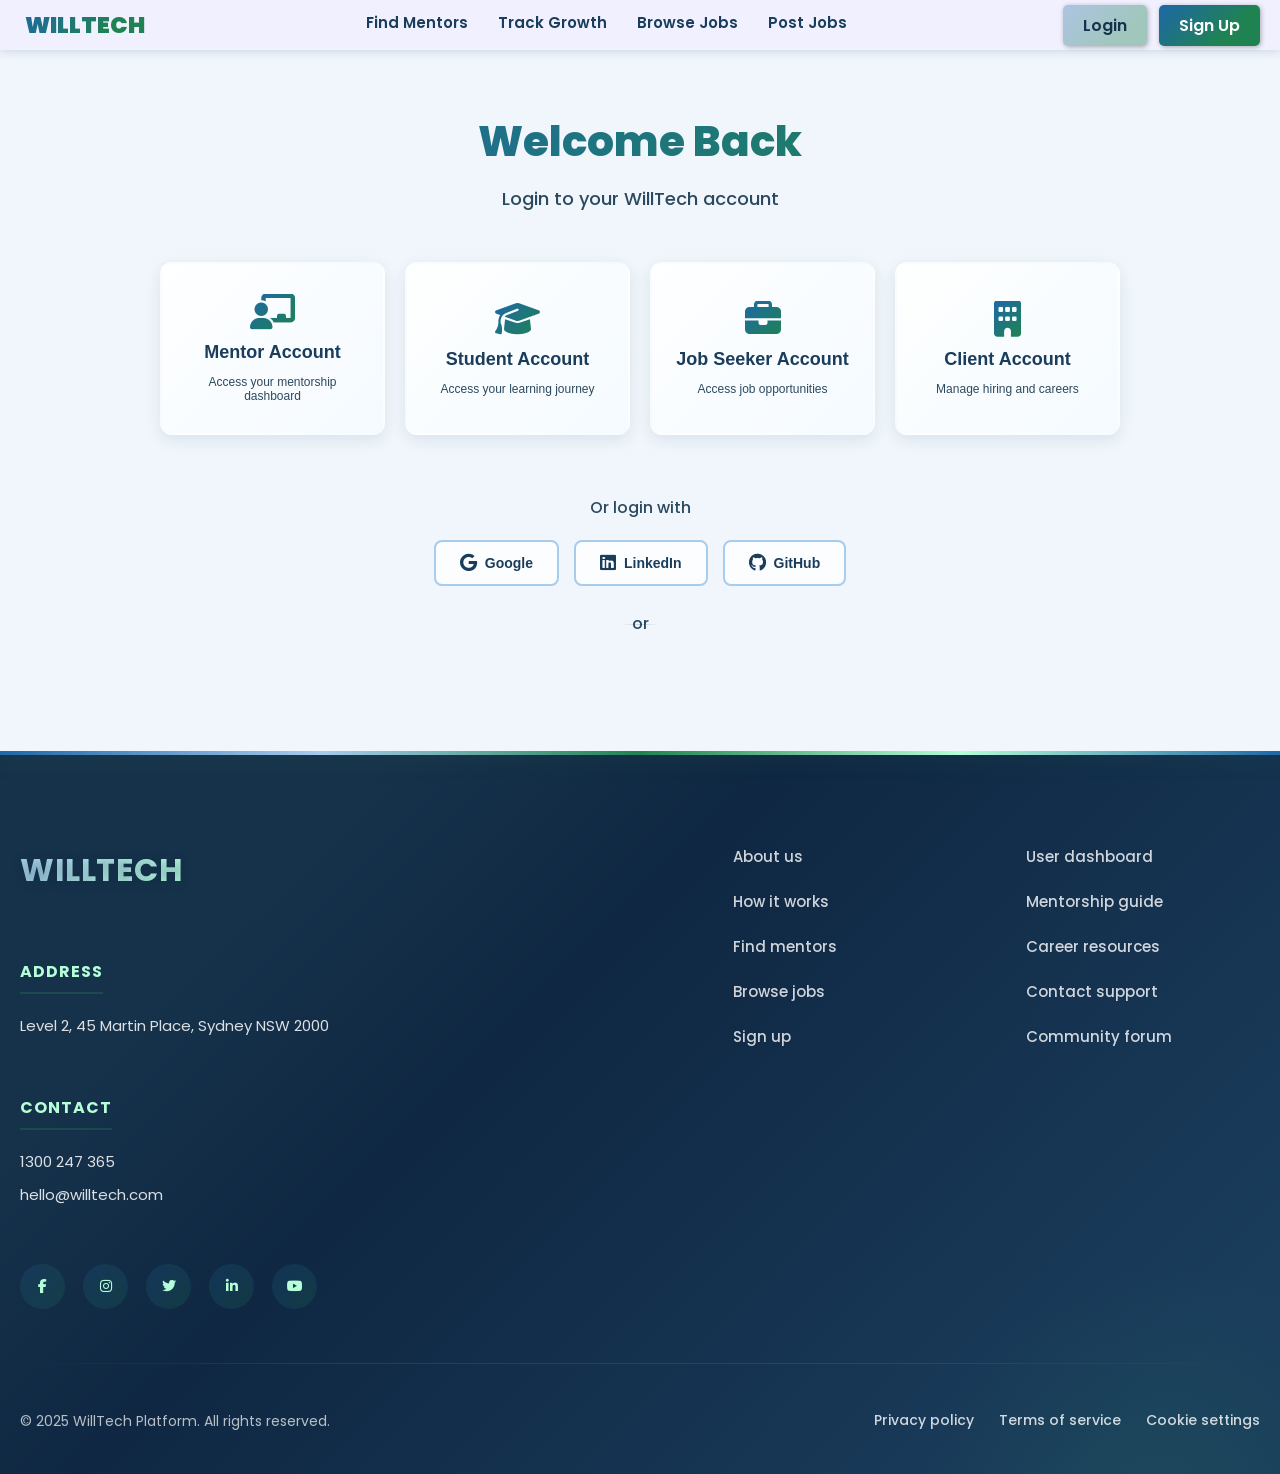
<file: CARRIER HUB/login.html>
<!DOCTYPE html>
<html lang="en">
<head>
    <meta charset="UTF-8">
    <meta name="viewport" content="width=device-width, initial-scale=1.0">
    <title>Get Started On Your Account</title>
       <link rel="preconnect" href="https://fonts.googleapis.com">
    <link rel="preconnect" href="https://fonts.gstatic.com" crossorigin>
    <link href="https://fonts.googleapis.com/css2?family=Poppins:wght@400;500;600;700;800&display=swap" rel="stylesheet">
    <link rel="stylesheet" href="https://cdnjs.cloudflare.com/ajax/libs/font-awesome/6.4.0/css/all.min.css">
    <link rel="stylesheet" href="login.css">
</head>
<body>


      <nav class="navbar">
        <div class="nav-container">
            <!-- Logo -->
            <div class="logo">
                <a href="index.html">
                    <span class="logo-text">WILLTECH</span>
                </a>
            </div>

            <!-- Hamburger Menu -->
            <div class="hamburger" id="hamburger">
                <span></span>
                <span></span>
                <span></span>
            </div>

            <!-- Nav Links -->
            <ul class="nav-links" id="navLinks">
                <li><a href="#mentors">Find Mentors</a></li>
                <li><a href="#growth">Track Growth</a></li>
                <li><a href="#jobs">Browse Jobs</a></li>
                <li><a href="#post-jobs">Post Jobs</a></li>
            </ul>

            <!-- Auth Options -->
            <div class="auth-buttons" id="authButtons">
                <a href="login.html" class="btn-login">Login</a>
                <a href="sign-up.html" class="btn-signup">Sign Up</a>
            </div>
        </div>
    </nav>

    <section>

        <!-- Heading -->
        <header>
            <h2>Welcome Back</h2>
            <p>Login to your WillTech account</p>
        </header>

        <!-- Login Options -->
        <div id="options">

            <button onclick="selectAccountType('mentor')" class="login-option">
                <i class="fas fa-chalkboard-user"></i>
                <span>Mentor Account</span>
                <p>Access your mentorship dashboard</p>
            </button>
            <button onclick="selectAccountType('student')" class="login-option">
                <i class="fas fa-graduation-cap"></i>
                <span>Student Account</span>
                <p>Access your learning journey</p>
            </button>
            <button onclick="selectAccountType('jobseeker')" class="login-option">
                <i class="fas fa-briefcase"></i>
                <span>Job Seeker Account</span>
                <p>Access job opportunities</p>
            </button>
            <button onclick="selectAccountType('client')" class="login-option">
                <i class="fas fa-building"></i>
                <span>Client Account</span>
                <p>Manage hiring and careers</p>
            </button>

        </div>

        <!-- Social Login Options -->
        <div id="social-login">
            <p>Or login with</p>
            <div class="social-buttons">
                <button class="social-btn google" onclick="socialLogin('google')">
                    <i class="fab fa-google"></i> Google
                </button>
                <button class="social-btn linkedin" onclick="socialLogin('linkedin')">
                    <i class="fab fa-linkedin"></i> LinkedIn
                </button>
                <button class="social-btn github" onclick="socialLogin('github')">
                    <i class="fab fa-github"></i> GitHub
                </button>
            </div>
            <p class="divider">or</p>
        </div>

        <!-- Forms Container -->
        <div id="forms">

            <!-- Mentor Login Form -->
            <form id="mentor" class="form-step">
                <h3>Mentor Login</h3>
                
                <div class="form-group">
                    <input type="email" placeholder="Email Address" required>
                </div>

                <div class="form-group">
                    <input type="password" placeholder="Password" required>
                </div>

                <div class="form-group checkbox">
                    <input type="checkbox" id="mentor-remember">
                    <label for="mentor-remember">Remember me</label>
                </div>

                <button type="submit" onclick="window.location.href='mentor-dashboard.html'"">Login to Mentor Account</button>

                <div class="form-footer">
                    <p>Don't have an account? <a href="sign-up.html">Sign up here</a></p>
                    <p><a href="#forgot">Forgot your password?</a></p>
                </div>
            </form>

            <!-- Student Login Form -->
            <form id="student" class="form-step">
                <h3>Student Login</h3>
                
                <div class="form-group">
                    <input type="email" placeholder="Email Address" required>
                </div>

                <div class="form-group">
                    <input type="password" placeholder="Password" required>
                </div>

                <div class="form-group checkbox">
                    <input type="checkbox" id="student-remember">
                    <label for="student-remember">Remember me</label>
                </div>

                <button type="submit" onclick="window.location.href='student-dashboard.html'">Login to Student Account</button>

                <div class="form-footer">
                    <p>Don't have an account? <a href="sign-up.html">Sign up here</a></p>
                    <p><a href="#forgot">Forgot your password?</a></p>
                </div>
            </form>

            <!-- Job Seeker Login Form -->
            <form id="jobseeker" class="form-step">
                <h3>Job Seeker Login</h3>
                
                <div class="form-group">
                    <input type="email" placeholder="Email Address" required>
                </div>

                <div class="form-group">
                    <input type="password" placeholder="Password" required>
                </div>

                <div class="form-group checkbox">
                    <input type="checkbox" id="jobseeker-remember">
                    <label for="jobseeker-remember">Remember me</label>
                </div>

                <button type="submit" onclick="window.location.href='job-seeker-dashboard.html'">Login to Job Seeker Account</button>

                <div class="form-footer">
                    <p>Don't have an account? <a href="sign-up.html">Sign up here</a></p>
                    <p><a href="#forgot">Forgot your password?</a></p>
                </div>
            </form>

            <!-- Client Login Form -->
            <form id="client" class="form-step">
                <h3>Client Login</h3>
                
                <div class="form-group">
                    <input type="email" placeholder="Business Email" required>
                </div>

                <div class="form-group">
                    <input type="password" placeholder="Password" required>
                </div>

                <div class="form-group checkbox">
                    <input type="checkbox" id="client-remember">
                    <label for="client-remember">Remember me</label>
                </div>

                <button type="submit" onclick="window.location.href='client-dashboard.html'">Login to Client Account</button>

                <div class="form-footer">
                    <p>Don't have an account? <a href="sign-up.html">Sign up here</a></p>
                    <p><a href="#forgot">Forgot your password?</a></p>
                </div>
            </form>

        </div>

    </section>

    <script>
        // Initialize - hide all forms on page load
        window.addEventListener('DOMContentLoaded', function() {
            hideAllForms();
        });

        // Function to hide all forms
        function hideAllForms() {
            const forms = document.querySelectorAll('.form-step');
            forms.forEach(form => {
                form.classList.remove('active');
            });
        }

        // Function to select account type and show corresponding form
        function selectAccountType(type) {
            // Hide all forms
            hideAllForms();

            // Reset all buttons
            const buttons = document.querySelectorAll('.login-option');
            buttons.forEach(btn => {
                btn.classList.remove('active');
            });

            // Show selected form
            const selectedForm = document.getElementById(type);
            if (selectedForm) {
                selectedForm.classList.add('active');
                
                // Scroll to form
                setTimeout(() => {
                    selectedForm.scrollIntoView({ behavior: 'smooth', block: 'center' });
                }, 100);
            }

            // Add active class to selected button
            buttons.forEach(btn => {
                if (btn.getAttribute('onclick') === `selectAccountType('${type}')`) {
                    btn.classList.add('active');
                }
            });
        }

        // Social login function
        function socialLogin(provider) {
            console.log('Logging in with ' + provider);
            alert('Logging in with ' + provider.charAt(0).toUpperCase() + provider.slice(1) + ' - Integration coming soon!');
        }

        // Hamburger menu toggle
        const hamburger = document.getElementById('hamburger');
        const navLinks = document.getElementById('navLinks');
        const authButtons = document.getElementById('authButtons');

        if (hamburger) {
            hamburger.addEventListener('click', function() {
                hamburger.classList.toggle('active');
                navLinks.classList.toggle('active');
                authButtons.classList.toggle('active');
            });

            // Close menu when a link is clicked
            document.querySelectorAll('.nav-links a').forEach(link => {
                link.addEventListener('click', function() {
                    hamburger.classList.remove('active');
                    navLinks.classList.remove('active');
                    authButtons.classList.remove('active');
                });
            });

            // Close menu when auth button is clicked
            document.querySelectorAll('.auth-buttons a').forEach(link => {
                link.addEventListener('click', function() {
                    hamburger.classList.remove('active');
                    navLinks.classList.remove('active');
                    authButtons.classList.remove('active');
                });
            });
        }

        // Form submission handler
        document.querySelectorAll('.form-step').forEach(form => {
            form.addEventListener('submit', function(e) {
                e.preventDefault();
                const formType = this.id;
                alert('Logging in as ' + formType.charAt(0).toUpperCase() + formType.slice(1) + '!\n\nIntegration with backend coming soon.');
            });
        });
    </script>

















      <footer>

        <!-- Top Section -->
        <div>

            <!-- Left Side (Brand + Contfo) -->
            <div>
                <div>
                    <p><strong>WILLTECH</strong></p>
                </div>

                <div>
                    <h3>Address</h3>
                    <p>Level 2, 45 Martin Place, Sydney NSW 2000</p>
                </div>

                <div>
                    <h3>Contact</h3>
                    <p>1300 247 365</p>
                    <p>hello@willtech.com</p>
                </div>

                <!-- Social Links -->
                <div>
                    <a href="#" title="Facebook"><i class="fab fa-facebook-f"></i></a>
                    <a href="#" title="Instagram"><i class="fab fa-instagram"></i></a>
                    <a href="#" title="X"><i class="fab fa-twitter"></i></a>
                    <a href="#" title="LinkedIn"><i class="fab fa-linkedin-in"></i></a>
                    <a href="#" title="YouTube"><i class="fab fa-youtube"></i></a>
                </div>
            </div>

            <!-- Right Side (Navigation Links) -->
            <div>

                <!-- Column 1 -->
                <div>
                    <ul>
                        <li><a href="#">About us</a></li>
                        <li><a href="#">How it works</a></li>
                        <li><a href="#">Find mentors</a></li>
                        <li><a href="#">Browse jobs</a></li>
                        <li><a href="sign up.html">Sign up</a></li>
                    </ul>
                </div>

                <!-- Column 2 -->
                <div>
                    <ul>
                        <li><a href="login.html">User dashboard</a></li>
                        <li><a href="#">Mentorship guide</a></li>
                        <li><a href="#">Career resources</a></li>
                        <li><a href="#">Contact support</a></li>
                        <li><a href="#">Community forum</a></li>
                    </ul>
                </div>

            </div>

        </div>

        <!-- Divider -->
        <hr>

        <!-- Bottom Section -->
        <div>

            <p>© 2025 WillTech Platform. All rights reserved.</p>

            <div>
                <a href="#">Privacy policy</a>
                <a href="#">Terms of service</a>
                <a href="#">Cookie settings</a>
            </div>

        </div>

    </footer>





    <script>
         // Hamburger menu toggle
        const hamburger = document.getElementById('hamburger');
        const navLinks = document.getElementById('navLinks');
        const authButtons = document.getElementById('authButtons');

        if (hamburger) {
            hamburger.addEventListener('click', function() {
                hamburger.classList.toggle('active');
                navLinks.classList.toggle('active');
                authButtons.classList.toggle('active');
            });

            // Close menu when a link is clicked
            document.querySelectorAll('.nav-links a').forEach(link => {
                link.addEventListener('click', function() {
                    hamburger.classList.remove('active');
                    navLinks.classList.remove('active');
                    authButtons.classList.remove('active');
                });
            });
            }
    </script>
    
</body>
</html>
</file>
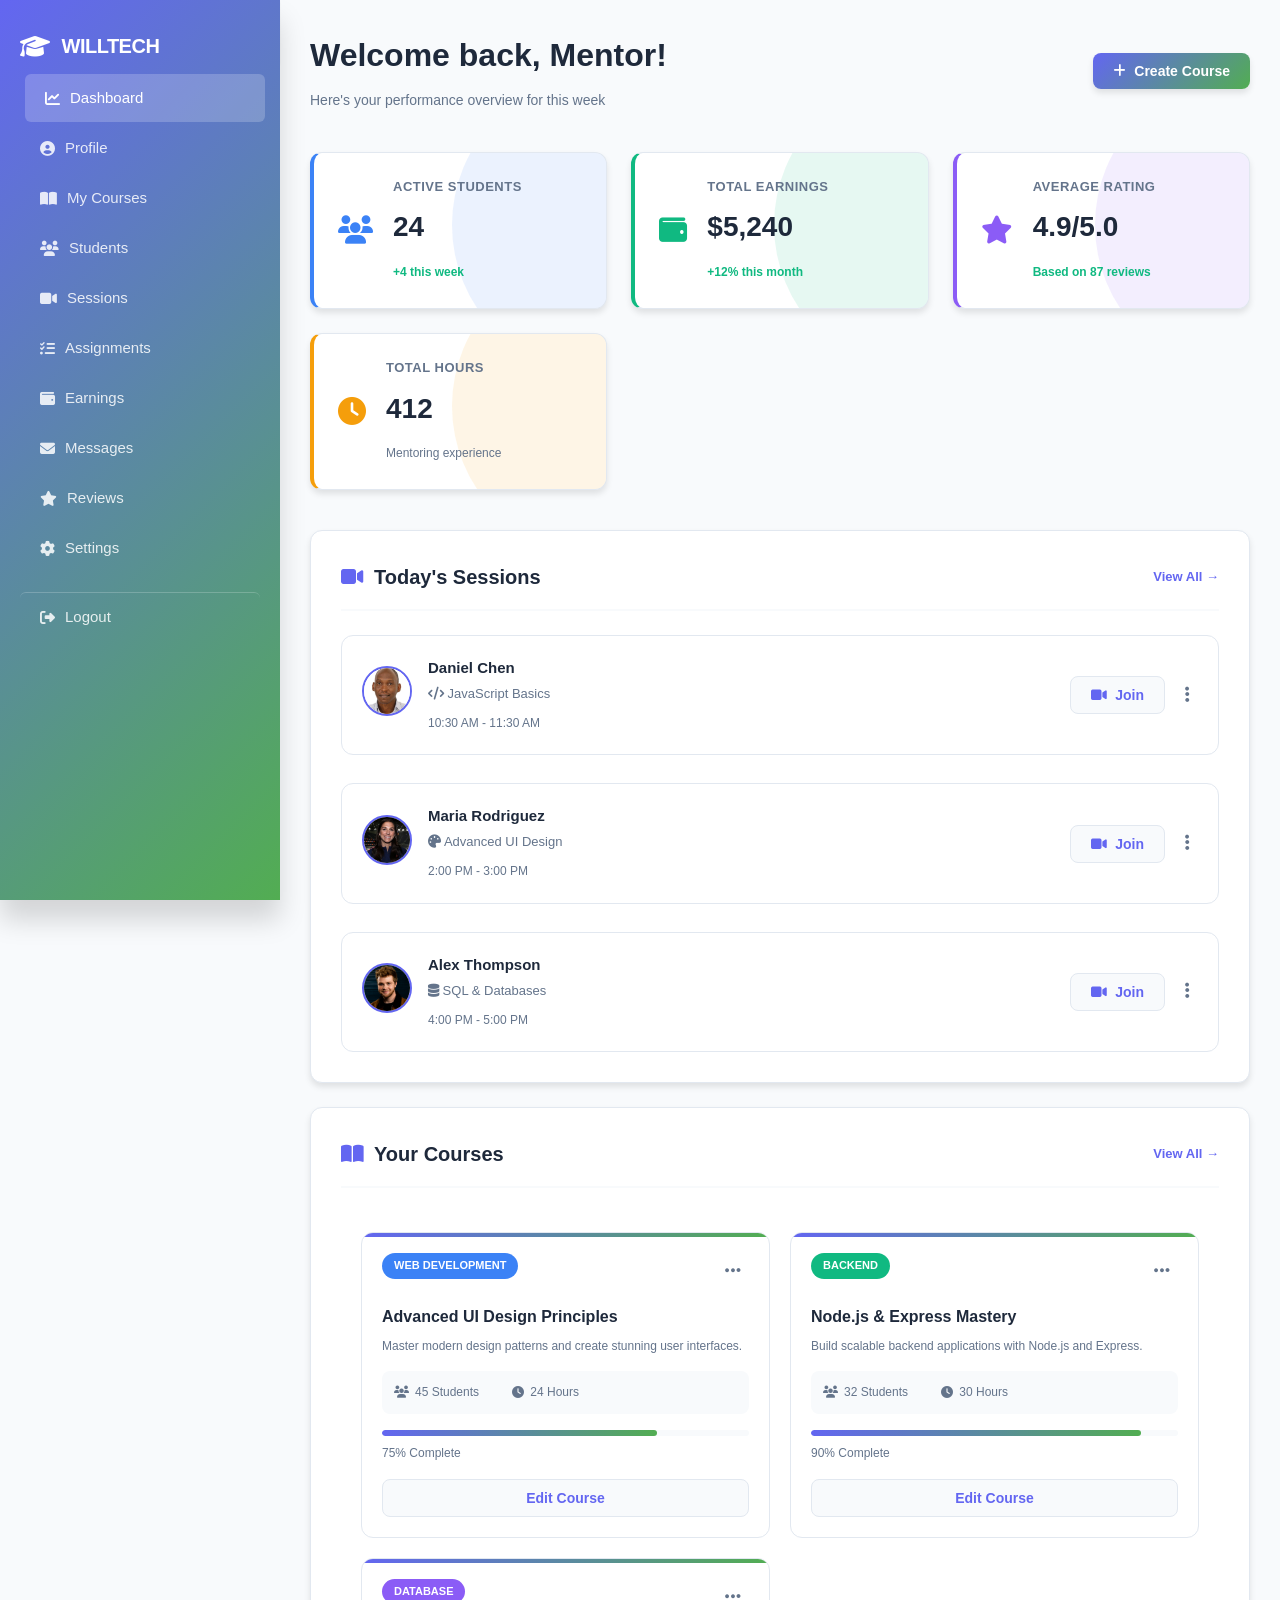
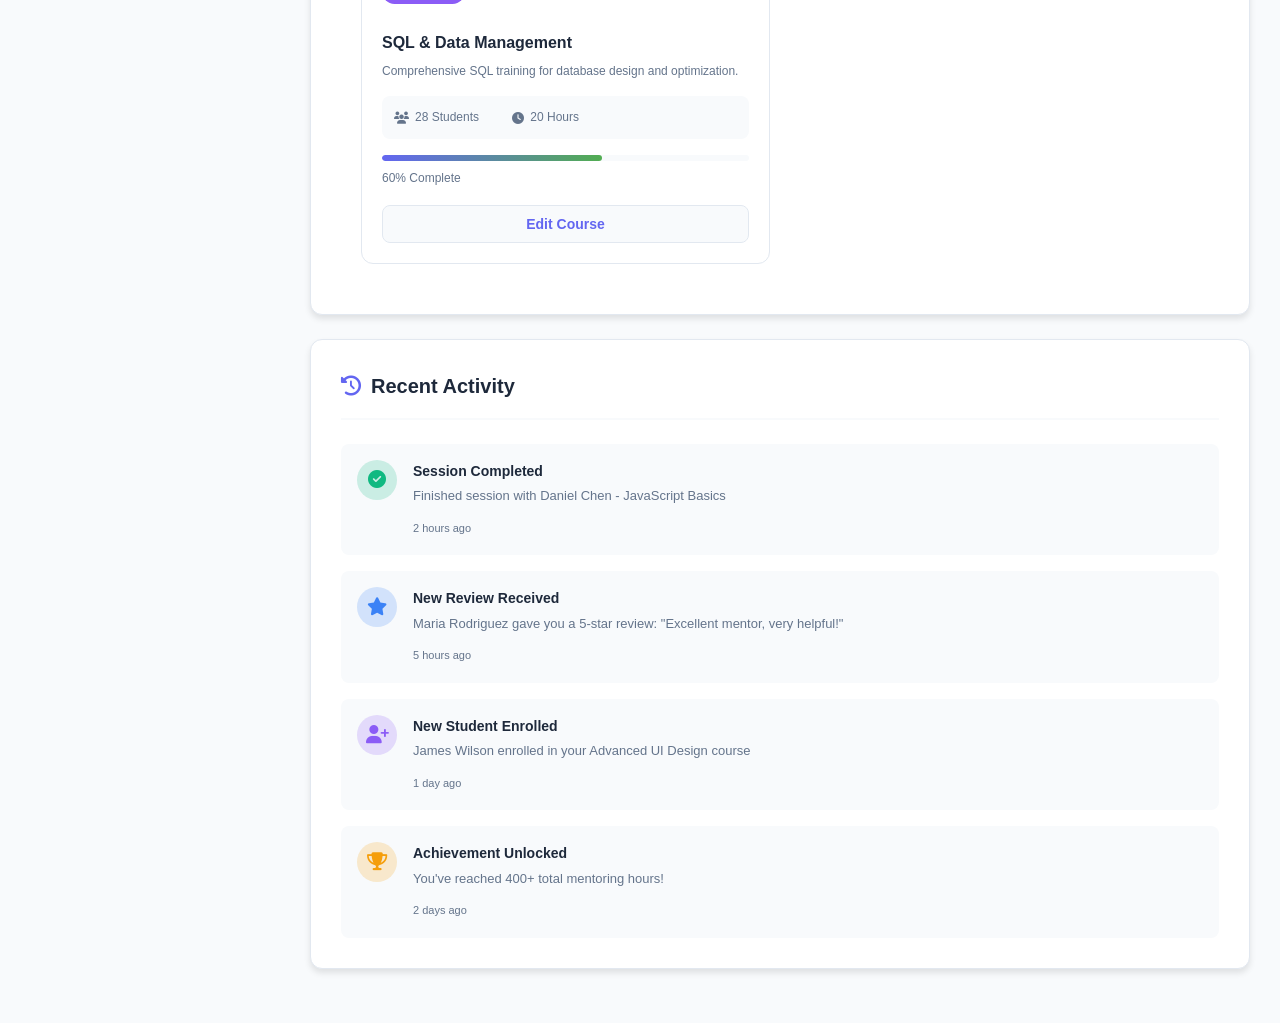
<file: CARRIER HUB/mentor-dashboard.html>
<!DOCTYPE html>
<html lang="en">
<head>
    <meta charset="UTF-8">
    <meta name="viewport" content="width=device-width, initial-scale=1.0">
    <title>Mentor Dashboard | WILLTECH</title>
    <link rel="stylesheet" href="mentor-dashboard.css">
    <link rel="stylesheet" href="https://cdnjs.cloudflare.com/ajax/libs/font-awesome/6.4.0/css/all.min.css">
</head>
<body>
    <div class="sidebar-overlay" id="sidebarOverlay"></div>
    
    <div class="dashboard-container">
        <!-- Sidebar Navigation -->
        <aside class="sidebar" id="sidebar">
            <div class="sidebar-header">
                <div class="logo">
                    <i class="fas fa-graduation-cap"></i>
                    <span>WILLTECH</span>
                </div>
            </div>

            <nav class="sidebar-nav">
                <ul>
                    <li><a href="#overview" class="active"><i class="fas fa-chart-line"></i> Dashboard</a></li>
                    <li><a href="#profile"><i class="fas fa-user-circle"></i> Profile</a></li>
                    <li><a href="#my-courses"><i class="fas fa-book-open"></i> My Courses</a></li>
                    <li><a href="#students"><i class="fas fa-users"></i> Students</a></li>
                    <li><a href="#all-sessions"><i class="fas fa-video"></i> Sessions</a></li>
                    <li><a href="#assignments"><i class="fas fa-tasks"></i> Assignments</a></li>
                    <li><a href="#earnings"><i class="fas fa-wallet"></i> Earnings</a></li>
                    <li><a href="#messages"><i class="fas fa-envelope"></i> Messages</a></li>
                    <li><a href="#reviews"><i class="fas fa-star"></i> Reviews</a></li>

                    <li><a href="#settings"><i class="fas fa-cog"></i> Settings</a></li>
                    <li><a href="login.html" class="logout-btn"><i class="fas fa-sign-out-alt"></i> Logout</a></li>
                </ul>
            </nav>
        </aside>

        <!-- Main Content -->
        <main class="main-content">
            <!-- Top Navigation Bar -->
            <header class="top-bar">
                <button class="hamburger-menu" id="hamburgerMenu">
                    <i class="fas fa-bars"></i>
                </button>
                <div class="search-container">
                    <i class="fas fa-search"></i>
                    <input type="search" placeholder="Search students, courses, or resources...">
                </div>

                
              
            </header>

            <!-- Welcome Section -->
            <section id="overview" class="content-section">
                <div class="welcome-header">
                    <div>
                        <h1>Welcome back, Mentor! </h1>
                        <p>Here's your performance overview for this week</p>
                    </div>
                    <button class="primary-btn"><i class="fas fa-plus"></i> Create Course</button>
                </div>

                <!-- Stats Grid -->
                <div class="stats-grid">
                    <div class="stat-card blue-gradient">
                        <div class="stat-icon">
                            <i class="fas fa-users"></i>
                        </div>
                        <div class="stat-content">
                            <h3>Active Students</h3>
                            <p class="stat-number">24</p>
                            <span class="stat-change positive">+4 this week</span>
                        </div>
                    </div>

                    <div class="stat-card green-gradient">
                        <div class="stat-icon">
                            <i class="fas fa-wallet"></i>
                        </div>
                        <div class="stat-content">
                            <h3>Total Earnings</h3>
                            <p class="stat-number">$5,240</p>
                            <span class="stat-change positive">+12% this month</span>
                        </div>
                    </div>

                    <div class="stat-card purple-gradient">
                        <div class="stat-icon">
                            <i class="fas fa-star"></i>
                        </div>
                        <div class="stat-content">
                            <h3>Average Rating</h3>
                            <p class="stat-number">4.9/5.0</p>
                            <span class="stat-change positive">Based on 87 reviews</span>
                        </div>
                    </div>

                    <div class="stat-card orange-gradient">
                        <div class="stat-icon">
                            <i class="fas fa-clock"></i>
                        </div>
                        <div class="stat-content">
                            <h3>Total Hours</h3>
                            <p class="stat-number">412</p>
                            <span class="stat-change">Mentoring experience</span>
                        </div>
                    </div>
                </div>

                <!-- Today's Sessions Section -->
                <section id="sessions-overview" class="card-section">
                    <div class="section-header">
                        <h2><i class="fas fa-video"></i> Today's Sessions</h2>
                        <a href="#sessions" class="view-all">View All →</a>
                    </div>
                    
                    <div class="sessions-list">
                        <div class="session-card">
                            <div class="session-info">
                                <div class="student-avatar">
                                    <img src="ASSETS/Alex_Twino_small.webp" alt="Daniel">
                                </div>
                                <div>
                                    <h4>Daniel Chen</h4>
                                    <p><i class="fas fa-code"></i> JavaScript Basics</p>
                                    <span class="time">10:30 AM - 11:30 AM</span>
                                </div>
                            </div>
                            <div class="session-actions">
                                <button class="secondary-btn"><i class="fas fa-video"></i> Join</button>
                                <button class="icon-btn"><i class="fas fa-ellipsis-v"></i></button>
                            </div>
                        </div>

                        <div class="session-card">
                            <div class="session-info">
                                <div class="student-avatar">
                                    <img src="ASSETS/gettyimages-1290562713.avif" alt="Maria">
                                </div>
                                <div>
                                    <h4>Maria Rodriguez</h4>
                                    <p><i class="fas fa-palette"></i> Advanced UI Design</p>
                                    <span class="time">2:00 PM - 3:00 PM</span>
                                </div>
                            </div>
                            <div class="session-actions">
                                <button class="secondary-btn"><i class="fas fa-video"></i> Join</button>
                                <button class="icon-btn"><i class="fas fa-ellipsis-v"></i></button>
                            </div>
                        </div>

                        <div class="session-card">
                            <div class="session-info">
                                <div class="student-avatar">
                                    <img src="ASSETS/alex-warren-112724-tout-8d1e59b9a8d3424a8abb2088313f4942.jpg" alt="Alex">
                                </div>
                                <div>
                                    <h4>Alex Thompson</h4>
                                    <p><i class="fas fa-database"></i> SQL & Databases</p>
                                    <span class="time">4:00 PM - 5:00 PM</span>
                                </div>
                            </div>
                            <div class="session-actions">
                                <button class="secondary-btn"><i class="fas fa-video"></i> Join</button>
                                <button class="icon-btn"><i class="fas fa-ellipsis-v"></i></button>
                            </div>
                        </div>
                    </div>
                </section>

                <!-- Your Courses Section -->
                <section id="courses" class="card-section">
                    <div class="section-header">
                        <h2><i class="fas fa-book-open"></i> Your Courses</h2>
                        <a href="#courses" class="view-all">View All →</a>
                    </div>

                    <div class="courses-grid">
                        <div class="course-card">
                            <div class="course-header">
                                <div class="course-badge blue">Web Development</div>
                                <button class="icon-btn"><i class="fas fa-ellipsis-h"></i></button>
                            </div>
                            <h3>Advanced UI Design Principles</h3>
                            <p class="course-desc">Master modern design patterns and create stunning user interfaces.</p>
                            <div class="course-stats">
                                <span><i class="fas fa-users"></i> 45 Students</span>
                                <span><i class="fas fa-clock"></i> 24 Hours</span>
                            </div>
                            <div class="progress-bar">
                                <div class="progress" style="width: 75%"></div>
                            </div>
                            <p class="progress-text">75% Complete</p>
                            <button class="secondary-btn full-width">Edit Course</button>
                        </div>

                        <div class="course-card">
                            <div class="course-header">
                                <div class="course-badge green">Backend</div>
                                <button class="icon-btn"><i class="fas fa-ellipsis-h"></i></button>
                            </div>
                            <h3>Node.js & Express Mastery</h3>
                            <p class="course-desc">Build scalable backend applications with Node.js and Express.</p>
                            <div class="course-stats">
                                <span><i class="fas fa-users"></i> 32 Students</span>
                                <span><i class="fas fa-clock"></i> 30 Hours</span>
                            </div>
                            <div class="progress-bar">
                                <div class="progress" style="width: 90%"></div>
                            </div>
                            <p class="progress-text">90% Complete</p>
                            <button class="secondary-btn full-width">Edit Course</button>
                        </div>

                        <div class="course-card">
                            <div class="course-header">
                                <div class="course-badge purple">Database</div>
                                <button class="icon-btn"><i class="fas fa-ellipsis-h"></i></button>
                            </div>
                            <h3>SQL & Data Management</h3>
                            <p class="course-desc">Comprehensive SQL training for database design and optimization.</p>
                            <div class="course-stats">
                                <span><i class="fas fa-users"></i> 28 Students</span>
                                <span><i class="fas fa-clock"></i> 20 Hours</span>
                            </div>
                            <div class="progress-bar">
                                <div class="progress" style="width: 60%"></div>
                            </div>
                            <p class="progress-text">60% Complete</p>
                            <button class="secondary-btn full-width">Edit Course</button>
                        </div>
                    </div>
                </section>

                <!-- Recent Activity Section -->
                <section class="card-section">
                    <div class="section-header">
                        <h2><i class="fas fa-history"></i> Recent Activity</h2>
                    </div>

                    <div class="activity-list">
                        <div class="activity-item">
                            <div class="activity-icon green">
                                <i class="fas fa-check-circle"></i>
                            </div>
                            <div class="activity-content">
                                <h4>Session Completed</h4>
                                <p>Finished session with Daniel Chen - JavaScript Basics</p>
                                <span class="time-ago">2 hours ago</span>
                            </div>
                        </div>

                        <div class="activity-item">
                            <div class="activity-icon blue">
                                <i class="fas fa-star"></i>
                            </div>
                            <div class="activity-content">
                                <h4>New Review Received</h4>
                                <p>Maria Rodriguez gave you a 5-star review: "Excellent mentor, very helpful!"</p>
                                <span class="time-ago">5 hours ago</span>
                            </div>
                        </div>

                        <div class="activity-item">
                            <div class="activity-icon purple">
                                <i class="fas fa-user-plus"></i>
                            </div>
                            <div class="activity-content">
                                <h4>New Student Enrolled</h4>
                                <p>James Wilson enrolled in your Advanced UI Design course</p>
                                <span class="time-ago">1 day ago</span>
                            </div>
                        </div>

                        <div class="activity-item">
                            <div class="activity-icon orange">
                                <i class="fas fa-trophy"></i>
                            </div>
                            <div class="activity-content">
                                <h4>Achievement Unlocked</h4>
                                <p>You've reached 400+ total mentoring hours!</p>
                                <span class="time-ago">2 days ago</span>
                            </div>
                        </div>
                    </div>
                </section>
            </section>

            <!-- ===================== PROFILE PAGE ===================== -->
            <section id="profile" class="content-section page-section" style="display:none;">
                <div class="page-header">
                    <div><h1>My Profile</h1><p>Manage your public profile and account information</p></div>
                    <button class="primary-btn"><i class="fas fa-save"></i> Save Changes</button>
                </div>
                <div class="profile-layout">
                    <div class="profile-sidebar-card">
                        <div class="profile-avatar-wrap">
                            <div class="profile-avatar-circle"><span>TA</span></div>
                            <button class="avatar-edit-btn"><i class="fas fa-camera"></i></button>
                        </div>
                        <h2 class="profile-name">Thankgod Albert</h2>
                        <p class="profile-title">Senior Software Mentor</p>
                        <div class="profile-badges">
                            <span class="profile-badge-tag"><i class="fas fa-shield-alt"></i> Verified</span>
                            <span class="profile-badge-tag gold"><i class="fas fa-trophy"></i> Top Mentor</span>
                        </div>
                        <div class="profile-quick-stats">
                            <div class="pq-stat"><strong>87</strong><span>Reviews</span></div>
                            <div class="pq-stat"><strong>4.9</strong><span>Rating</span></div>
                            <div class="pq-stat"><strong>24</strong><span>Students</span></div>
                        </div>
                        <div class="profile-completion">
                            <div class="completion-label"><span>Profile Completion</span><strong>82%</strong></div>
                            <div class="progress-bar"><div class="progress" style="width:82%"></div></div>
                        </div>
                    </div>
                    <div class="profile-forms">
                        <div class="form-card">
                            <h3><i class="fas fa-user"></i> Personal Information</h3>
                            <div class="form-grid">
                                <div class="form-group"><label>First Name</label><input type="text" value="Thankgod" class="form-input"></div>
                                <div class="form-group"><label>Last Name</label><input type="text" value="Albert" class="form-input"></div>
                                <div class="form-group"><label>Email Address</label><input type="email" value="john.doe@willtech.com" class="form-input"></div>
                                <div class="form-group"><label>Phone Number</label><input type="tel" value="+234-816-8663-760" class="form-input"></div>
                                <div class="form-group"><label>Location</label><input type="text" value="Port Harcourt, RS" class="form-input"></div>
                                <div class="form-group"><label>Timezone</label><select class="form-input"><option selected>WAT — West African Time</option><option>EST — Eastern Standard Time</option><option>GMT — Greenwich Mean Time</option></select></div>
                                <div class="form-group full-col"><label>Bio</label><textarea class="form-input" rows="4">Senior software engineer with 10+ years of experience in web development. Passionate about teaching JavaScript, React, and Node.js to aspiring developers.</textarea></div>
                            </div>
                        </div>
                        <div class="form-card">
                            <h3><i class="fas fa-briefcase"></i> Professional Details</h3>
                            <div class="form-grid">
                                <div class="form-group"><label>Job Title</label><input type="text" value="Senior Software Engineer" class="form-input"></div>
                                <div class="form-group"><label>Company</label><input type="text" value="WILLTECH Inc." class="form-input"></div>
                                <div class="form-group"><label>Years of Experience</label><input type="number" value="10" class="form-input"></div>
                                <div class="form-group"><label>Hourly Rate ($)</label><input type="number" value="85" class="form-input"></div>
                                <div class="form-group full-col"><label>Skills &amp; Expertise</label>
                                    <div class="skills-tags">
                                        <span class="skill-tag">JavaScript <i class="fas fa-times"></i></span>
                                        <span class="skill-tag">React <i class="fas fa-times"></i></span>
                                        <span class="skill-tag">Node.js <i class="fas fa-times"></i></span>
                                        <span class="skill-tag">SQL <i class="fas fa-times"></i></span>
                                        <span class="skill-tag">UI/UX Design <i class="fas fa-times"></i></span>
                                        <button class="add-skill-btn"><i class="fas fa-plus"></i> Add Skill</button>
                                    </div>
                                </div>
                            </div>
                        </div>
                        <div class="form-card">
                            <h3><i class="fas fa-link"></i> Social Links</h3>
                            <div class="form-grid">
                                <div class="form-group"><label><i class="fab fa-linkedin" style="color:#0077b5"></i> LinkedIn</label><input type="url" value="linkedin.com/in/ThankgodAlbert" class="form-input"></div>
                                <div class="form-group"><label><i class="fab fa-github"></i> GitHub</label><input type="url" value="github.com/ThankgodAlbert" class="form-input"></div>
                                <div class="form-group"><label><i class="fab fa-twitter" style="color:#1da1f2"></i> Twitter</label><input type="url" placeholder="twitter.com/ThankgodAlbert" class="form-input"></div>
                                <div class="form-group"><label><i class="fas fa-globe" style="color:var(--primary-color)"></i> Website</label><input type="url" value="ThankgodAlbert.dev" class="form-input"></div>
                            </div>
                        </div>
                    </div>
                </div>
            </section>

            <!-- ===================== MY COURSES PAGE ===================== -->
            <section id="my-courses" class="content-section page-section" style="display:none;">
                <div class="page-header">
                    <div><h1>My Courses</h1><p>Manage and track all your created courses</p></div>
                    <button class="primary-btn"><i class="fas fa-plus"></i> Create New Course</button>
                </div>
                <div class="filter-bar">
                    <div class="filter-tabs">
                        <button class="filter-tab active">All Courses (6)</button>
                        <button class="filter-tab">Published (4)</button>
                        <button class="filter-tab">Draft (1)</button>
                        <button class="filter-tab">Archived (1)</button>
                    </div>
                    <select class="filter-select"><option>Sort by: Latest</option><option>Sort by: Students</option><option>Sort by: Revenue</option></select>
                </div>
                <div class="card-section" style="padding:0">
                    <div class="courses-grid">
                        <div class="course-card-item">
                            <div class="course-card-header">
                                <div class="course-card-icon blue"><i class="fas fa-palette"></i></div>
                                <span class="status-pill green">Published</span>
                            </div>
                            <h3>Advanced UI Design Principles</h3>
                            <div class="course-meta"><span class="course-badge blue">Web Dev</span><span>24 hours</span></div>
                            <p class="course-desc">Updated 3 days ago</p>
                            <div class="course-stats">
                                <div class="stat-item"><span class="stat-label">Students</span><span class="stat-value">45</span></div>
                                <div class="stat-item"><span class="stat-label">Revenue</span><span class="stat-value">$1,890</span></div>
                                <div class="stat-item"><span class="stat-label">Progress</span><span class="stat-value">75%</span></div>
                            </div>
                            <div class="progress-bar-sm"><div class="progress-fill" style="width:75%"></div></div>
                            <div class="course-actions">
                                <button class="icon-btn"><i class="fas fa-edit"></i> Edit</button>
                                <button class="icon-btn"><i class="fas fa-chart-bar"></i> Analytics</button>
                                <button class="icon-btn"><i class="fas fa-ellipsis-v"></i></button>
                            </div>
                        </div>

                        <div class="course-card-item">
                            <div class="course-card-header">
                                <div class="course-card-icon green"><i class="fas fa-server"></i></div>
                                <span class="status-pill green">Published</span>
                            </div>
                            <h3>Node.js &amp; Express Mastery</h3>
                            <div class="course-meta"><span class="course-badge green">Backend</span><span>30 hours</span></div>
                            <p class="course-desc">Updated 1 week ago</p>
                            <div class="course-stats">
                                <div class="stat-item"><span class="stat-label">Students</span><span class="stat-value">32</span></div>
                                <div class="stat-item"><span class="stat-label">Revenue</span><span class="stat-value">$1,340</span></div>
                                <div class="stat-item"><span class="stat-label">Progress</span><span class="stat-value">90%</span></div>
                            </div>
                            <div class="progress-bar-sm"><div class="progress-fill" style="width:90%"></div></div>
                            <div class="course-actions">
                                <button class="icon-btn"><i class="fas fa-edit"></i> Edit</button>
                                <button class="icon-btn"><i class="fas fa-chart-bar"></i> Analytics</button>
                                <button class="icon-btn"><i class="fas fa-ellipsis-v"></i></button>
                            </div>
                        </div>

                        <div class="course-card-item">
                            <div class="course-card-header">
                                <div class="course-card-icon purple"><i class="fas fa-database"></i></div>
                                <span class="status-pill green">Published</span>
                            </div>
                            <h3>SQL &amp; Data Management</h3>
                            <div class="course-meta"><span class="course-badge purple">Database</span><span>20 hours</span></div>
                            <p class="course-desc">Updated 2 weeks ago</p>
                            <div class="course-stats">
                                <div class="stat-item"><span class="stat-label">Students</span><span class="stat-value">28</span></div>
                                <div class="stat-item"><span class="stat-label">Revenue</span><span class="stat-value">$1,120</span></div>
                                <div class="stat-item"><span class="stat-label">Progress</span><span class="stat-value">60%</span></div>
                            </div>
                            <div class="progress-bar-sm"><div class="progress-fill" style="width:60%"></div></div>
                            <div class="course-actions">
                                <button class="icon-btn"><i class="fas fa-edit"></i> Edit</button>
                                <button class="icon-btn"><i class="fas fa-chart-bar"></i> Analytics</button>
                                <button class="icon-btn"><i class="fas fa-ellipsis-v"></i></button>
                            </div>
                        </div>

                        <div class="course-card-item">
                            <div class="course-card-header">
                                <div class="course-card-icon orange"><i class="fab fa-js-square"></i></div>
                                <span class="status-pill green">Published</span>
                            </div>
                            <h3>JavaScript Basics for Beginners</h3>
                            <div class="course-meta"><span class="course-badge blue">Web Dev</span><span>15 hours</span></div>
                            <p class="course-desc">Updated 1 month ago</p>
                            <div class="course-stats">
                                <div class="stat-item"><span class="stat-label">Students</span><span class="stat-value">61</span></div>
                                <div class="stat-item"><span class="stat-label">Revenue</span><span class="stat-value">$2,440</span></div>
                                <div class="stat-item"><span class="stat-label">Progress</span><span class="stat-value">100%</span></div>
                            </div>
                            <div class="progress-bar-sm"><div class="progress-fill" style="width:100%"></div></div>
                            <div class="course-actions">
                                <button class="icon-btn"><i class="fas fa-edit"></i> Edit</button>
                                <button class="icon-btn"><i class="fas fa-chart-bar"></i> Analytics</button>
                                <button class="icon-btn"><i class="fas fa-ellipsis-v"></i></button>
                            </div>
                        </div>

                        <div class="course-card-item">
                            <div class="course-card-header">
                                <div class="course-card-icon gray"><i class="fab fa-react"></i></div>
                                <span class="status-pill yellow">Draft</span>
                            </div>
                            <h3>React &amp; Redux Deep Dive</h3>
                            <div class="course-meta"><span class="course-badge blue">Frontend</span><span>28 hours</span></div>
                            <p class="course-desc">Last edited today</p>
                            <div class="course-stats">
                                <div class="stat-item"><span class="stat-label">Students</span><span class="stat-value">0</span></div>
                                <div class="stat-item"><span class="stat-label">Revenue</span><span class="stat-value">—</span></div>
                                <div class="stat-item"><span class="stat-label">Progress</span><span class="stat-value">40%</span></div>
                            </div>
                            <div class="progress-bar-sm"><div class="progress-fill" style="width:40%"></div></div>
                            <div class="course-actions">
                                <button class="icon-btn"><i class="fas fa-edit"></i> Edit</button>
                                <button class="icon-btn"><i class="fas fa-chart-bar"></i> Analytics</button>
                                <button class="icon-btn"><i class="fas fa-ellipsis-v"></i></button>
                            </div>
                        </div>

                        <div class="course-card-item">
                            <div class="course-card-header">
                                <div class="course-card-icon gray"><i class="fas fa-code-branch"></i></div>
                                <span class="status-pill gray">Archived</span>
                            </div>
                            <h3>Git &amp; Version Control</h3>
                            <div class="course-meta"><span class="course-badge" style="background:#94a3b8">DevOps</span><span>10 hours</span></div>
                            <p class="course-desc">Archived 2 months ago</p>
                            <div class="course-stats">
                                <div class="stat-item"><span class="stat-label">Students</span><span class="stat-value">18</span></div>
                                <div class="stat-item"><span class="stat-label">Revenue</span><span class="stat-value">$450</span></div>
                                <div class="stat-item"><span class="stat-label">Progress</span><span class="stat-value">100%</span></div>
                            </div>
                            <div class="progress-bar-sm"><div class="progress-fill" style="width:100%"></div></div>
                            <div class="course-actions">
                                <button class="icon-btn"><i class="fas fa-edit"></i> Edit</button>
                                <button class="icon-btn"><i class="fas fa-chart-bar"></i> Analytics</button>
                                <button class="icon-btn"><i class="fas fa-ellipsis-v"></i></button>
                            </div>
                        </div>
                    </div>
                </div>
            </section>

            <!-- ===================== STUDENTS PAGE ===================== -->
            <section id="students" class="content-section page-section" style="display:none;">
                <div class="page-header">
                    <div><h1>Students</h1><p>Track and manage all your enrolled students</p></div>
                    <button class="primary-btn"><i class="fas fa-user-plus"></i> Invite Student</button>
                </div>
                <div class="stats-grid" style="margin-bottom:28px">
                    <div class="stat-card blue-gradient"><div class="stat-icon"><i class="fas fa-users"></i></div><div class="stat-content"><h3>Total Students</h3><p class="stat-number">184</p><span class="stat-change positive">+12 this month</span></div></div>
                    <div class="stat-card green-gradient"><div class="stat-icon"><i class="fas fa-user-check"></i></div><div class="stat-content"><h3>Active This Week</h3><p class="stat-number">24</p><span class="stat-change positive">82% engagement</span></div></div>
                    <div class="stat-card purple-gradient"><div class="stat-icon"><i class="fas fa-graduation-cap"></i></div><div class="stat-content"><h3>Completed Courses</h3><p class="stat-number">67</p><span class="stat-change positive">+8 this month</span></div></div>
                    <div class="stat-card orange-gradient"><div class="stat-icon"><i class="fas fa-clock"></i></div><div class="stat-content"><h3>Avg. Sessions/Student</h3><p class="stat-number">5.2</p><span class="stat-change">Per month</span></div></div>
                </div>
                <div class="card-section">
                    <div class="section-header">
                        <h2><i class="fas fa-users"></i> All Students</h2>
                        <div class="search-container" style="flex:0 0 260px;padding:8px 14px;"><i class="fas fa-search"></i><input type="search" placeholder="Search students..."></div>
                    </div>
                    <div class="students-grid">
                        <div class="student-card"><div class="student-card-top"><div class="student-av" style="background:linear-gradient(135deg,#6366f1,#8b5cf6)"><span>DC</span></div><div class="student-status-dot active"></div></div><h4>Daniel Chen</h4><p>JavaScript Basics</p><div class="student-progress"><div class="progress-bar"><div class="progress" style="width:68%"></div></div><span>68%</span></div><div class="student-meta"><span><i class="fas fa-video"></i> 8 sessions</span><span><i class="fas fa-star" style="color:#f59e0b"></i> Active</span></div><button class="secondary-btn full-width" style="margin-top:12px">View Profile</button></div>
                        <div class="student-card"><div class="student-card-top"><div class="student-av" style="background:linear-gradient(135deg,#10b981,#059669)"><span>MR</span></div><div class="student-status-dot active"></div></div><h4>Maria Rodriguez</h4><p>Advanced UI Design</p><div class="student-progress"><div class="progress-bar"><div class="progress" style="width:91%"></div></div><span>91%</span></div><div class="student-meta"><span><i class="fas fa-video"></i> 12 sessions</span><span><i class="fas fa-star" style="color:#f59e0b"></i> Top Student</span></div><button class="secondary-btn full-width" style="margin-top:12px">View Profile</button></div>
                        <div class="student-card"><div class="student-card-top"><div class="student-av" style="background:linear-gradient(135deg,#f59e0b,#ef4444)"><span>AT</span></div><div class="student-status-dot"></div></div><h4>Alex Thompson</h4><p>SQL &amp; Databases</p><div class="student-progress"><div class="progress-bar"><div class="progress" style="width:45%"></div></div><span>45%</span></div><div class="student-meta"><span><i class="fas fa-video"></i> 5 sessions</span><span><i class="fas fa-clock" style="color:#94a3b8"></i> Inactive</span></div><button class="secondary-btn full-width" style="margin-top:12px">View Profile</button></div>
                        <div class="student-card"><div class="student-card-top"><div class="student-av" style="background:linear-gradient(135deg,#3b82f6,#6366f1)"><span>JW</span></div><div class="student-status-dot active"></div></div><h4>James Wilson</h4><p>Advanced UI Design</p><div class="student-progress"><div class="progress-bar"><div class="progress" style="width:22%"></div></div><span>22%</span></div><div class="student-meta"><span><i class="fas fa-video"></i> 2 sessions</span><span><i class="fas fa-star" style="color:#f59e0b"></i> New</span></div><button class="secondary-btn full-width" style="margin-top:12px">View Profile</button></div>
                        <div class="student-card"><div class="student-card-top"><div class="student-av" style="background:linear-gradient(135deg,#ec4899,#8b5cf6)"><span>SL</span></div><div class="student-status-dot active"></div></div><h4>Sophie Lee</h4><p>Node.js &amp; Express</p><div class="student-progress"><div class="progress-bar"><div class="progress" style="width:77%"></div></div><span>77%</span></div><div class="student-meta"><span><i class="fas fa-video"></i> 9 sessions</span><span><i class="fas fa-star" style="color:#f59e0b"></i> Active</span></div><button class="secondary-btn full-width" style="margin-top:12px">View Profile</button></div>
                        <div class="student-card"><div class="student-card-top"><div class="student-av" style="background:linear-gradient(135deg,#14b8a6,#0ea5e9)"><span>RK</span></div><div class="student-status-dot"></div></div><h4>Raj Kumar</h4><p>JavaScript Basics</p><div class="student-progress"><div class="progress-bar"><div class="progress" style="width:55%"></div></div><span>55%</span></div><div class="student-meta"><span><i class="fas fa-video"></i> 6 sessions</span><span><i class="fas fa-clock" style="color:#94a3b8"></i> Inactive</span></div><button class="secondary-btn full-width" style="margin-top:12px">View Profile</button></div>
                    </div>
                </div>
            </section>

            <!-- ===================== SESSIONS PAGE ===================== -->
            <section id="all-sessions" class="content-section page-section" style="display:none;">
                <div class="page-header">
                    <div><h1>Sessions</h1><p>Schedule and manage all your mentoring sessions</p></div>
                    <button class="primary-btn"><i class="fas fa-plus"></i> Schedule Session</button>
                </div>
                <div class="calendar-strip card-section" style="padding:20px 24px">
                    <div class="cal-header">
                        <button class="icon-btn"><i class="fas fa-chevron-left"></i></button>
                        <h3>April 2025</h3>
                        <button class="icon-btn"><i class="fas fa-chevron-right"></i></button>
                    </div>
                    <div class="cal-days">
                        <div class="cal-day"><span>Mon</span><strong>7</strong></div>
                        <div class="cal-day"><span>Tue</span><strong>8</strong></div>
                        <div class="cal-day"><span>Wed</span><strong>9</strong></div>
                        <div class="cal-day has-event"><span>Thu</span><strong>10</strong><div class="cal-dot"></div></div>
                        <div class="cal-day active"><span>Fri</span><strong>11</strong><div class="cal-dot"></div></div>
                        <div class="cal-day has-event"><span>Sat</span><strong>12</strong><div class="cal-dot"></div></div>
                        <div class="cal-day"><span>Sun</span><strong>13</strong></div>
                    </div>
                </div>
                <div class="card-section">
                    <div class="section-header"><h2><i class="fas fa-calendar-day"></i> Today — Friday, April 11</h2></div>
                    <div class="sessions-list">
                        <div class="session-card"><div class="session-time-block"><span class="session-hour">10:30</span><span class="session-ampm">AM</span><span class="session-dur">60 min</span></div><div class="session-info" style="flex:1"><div class="student-avatar"><div class="student-av sm" style="background:linear-gradient(135deg,#6366f1,#8b5cf6)"><span>DC</span></div></div><div><h4>Daniel Chen</h4><p><i class="fas fa-code"></i> JavaScript Basics · Module 4</p><span class="time">10:30 AM – 11:30 AM</span></div></div><div style="display:flex;flex-direction:column;gap:6px;align-items:flex-end"><span class="status-pill green">Upcoming</span><div class="session-actions"><button class="secondary-btn"><i class="fas fa-video"></i> Join</button><button class="icon-btn"><i class="fas fa-ellipsis-v"></i></button></div></div></div>
                        <div class="session-card"><div class="session-time-block"><span class="session-hour">2:00</span><span class="session-ampm">PM</span><span class="session-dur">60 min</span></div><div class="session-info" style="flex:1"><div class="student-avatar"><div class="student-av sm" style="background:linear-gradient(135deg,#10b981,#059669)"><span>MR</span></div></div><div><h4>Maria Rodriguez</h4><p><i class="fas fa-palette"></i> Advanced UI Design · Module 7</p><span class="time">2:00 PM – 3:00 PM</span></div></div><div style="display:flex;flex-direction:column;gap:6px;align-items:flex-end"><span class="status-pill yellow">Scheduled</span><div class="session-actions"><button class="secondary-btn"><i class="fas fa-video"></i> Join</button><button class="icon-btn"><i class="fas fa-ellipsis-v"></i></button></div></div></div>
                        <div class="session-card"><div class="session-time-block"><span class="session-hour">4:00</span><span class="session-ampm">PM</span><span class="session-dur">60 min</span></div><div class="session-info" style="flex:1"><div class="student-avatar"><div class="student-av sm" style="background:linear-gradient(135deg,#f59e0b,#ef4444)"><span>AT</span></div></div><div><h4>Alex Thompson</h4><p><i class="fas fa-database"></i> SQL &amp; Databases · Module 2</p><span class="time">4:00 PM – 5:00 PM</span></div></div><div style="display:flex;flex-direction:column;gap:6px;align-items:flex-end"><span class="status-pill yellow">Scheduled</span><div class="session-actions"><button class="secondary-btn"><i class="fas fa-video"></i> Join</button><button class="icon-btn"><i class="fas fa-ellipsis-v"></i></button></div></div></div>
                    </div>
                </div>
                <div class="card-section">
                    <div class="section-header"><h2><i class="fas fa-history"></i> Past Sessions</h2></div>
                    <div class="sessions-list">
                        <div class="session-card session-past"><div class="session-time-block"><span class="session-hour">10:00</span><span class="session-ampm">AM</span><span class="session-dur">Apr 10</span></div><div class="session-info" style="flex:1"><div class="student-avatar"><div class="student-av sm" style="background:linear-gradient(135deg,#6366f1,#8b5cf6)"><span>DC</span></div></div><div><h4>Daniel Chen</h4><p><i class="fas fa-code"></i> JavaScript Basics · Module 3</p><span class="time">Duration: 58 min</span></div></div><div style="display:flex;flex-direction:column;gap:6px;align-items:flex-end"><span class="status-pill gray">Completed</span><div class="session-actions"><button class="secondary-btn"><i class="fas fa-file-alt"></i> Notes</button></div></div></div>
                        <div class="session-card session-past"><div class="session-time-block"><span class="session-hour">3:00</span><span class="session-ampm">PM</span><span class="session-dur">Apr 9</span></div><div class="session-info" style="flex:1"><div class="student-avatar"><div class="student-av sm" style="background:linear-gradient(135deg,#ec4899,#8b5cf6)"><span>SL</span></div></div><div><h4>Sophie Lee</h4><p><i class="fas fa-server"></i> Node.js &amp; Express · Module 6</p><span class="time">Duration: 62 min</span></div></div><div style="display:flex;flex-direction:column;gap:6px;align-items:flex-end"><span class="status-pill gray">Completed</span><div class="session-actions"><button class="secondary-btn"><i class="fas fa-file-alt"></i> Notes</button></div></div></div>
                    </div>
                </div>
            </section>

            <!-- ===================== ASSIGNMENTS PAGE ===================== -->
            <section id="assignments" class="content-section page-section" style="display:none;">
                <div class="page-header">
                    <div><h1>Student Assignments</h1><p>Track and grade student submissions</p></div>
                </div>
                <div class="filter-bar">
                    <div class="filter-tabs">
                        <button class="filter-tab active">All (12)</button>
                        <button class="filter-tab">Pending (3)</button>
                        <button class="filter-tab">Submitted (6)</button>
                        <button class="filter-tab">Graded (3)</button>
                    </div>
                </div>
                <div class="card-section" style="padding:0">
                    <div class="assignments-grid">
                        <div class="assignment-card">
                            <div class="assignment-header">
                                <div class="assignment-icon blue"><i class="fas fa-code"></i></div>
                                <span class="status-pill green">Submitted</span>
                            </div>
                            <h3>Todo App Project</h3>
                            <p class="assignment-desc">Build a functional todo application</p>
                            <div class="assignment-meta">
                                <div class="meta-item">
                                    <span class="meta-label">Student</span>
                                    <div style="display:flex;align-items:center;gap:8px;margin-top:4px">
                                        <div class="student-av xs" style="background:linear-gradient(135deg,#6366f1,#8b5cf6)"><span>DC</span></div>
                                        <span>Daniel Chen</span>
                                    </div>
                                </div>
                                <div class="meta-item">
                                    <span class="meta-label">Course</span>
                                    <span style="font-weight:500">JavaScript Basics</span>
                                </div>
                            </div>
                            <div class="assignment-details">
                                <div class="detail-item"><span>Due Date</span><strong>Apr 20, 2026</strong></div>
                                <div class="detail-item"><span>Score</span><strong style="color:#10b981">95%</strong></div>
                            </div>
                            <div class="assignment-actions">
                                <button class="icon-btn"><i class="fas fa-eye"></i> View</button>
                                <button class="icon-btn"><i class="fas fa-check-circle"></i> Grade</button>
                                <button class="icon-btn"><i class="fas fa-comment"></i> Feedback</button>
                            </div>
                        </div>

                        <div class="assignment-card">
                            <div class="assignment-header">
                                <div class="assignment-icon blue"><i class="fas fa-code"></i></div>
                                <span class="status-pill green">Submitted</span>
                            </div>
                            <h3>Todo App Project</h3>
                            <p class="assignment-desc">Build a functional todo application</p>
                            <div class="assignment-meta">
                                <div class="meta-item">
                                    <span class="meta-label">Student</span>
                                    <div style="display:flex;align-items:center;gap:8px;margin-top:4px">
                                        <div class="student-av xs" style="background:linear-gradient(135deg,#10b981,#059669)"><span>MR</span></div>
                                        <span>Maria Rodriguez</span>
                                    </div>
                                </div>
                                <div class="meta-item">
                                    <span class="meta-label">Course</span>
                                    <span style="font-weight:500">JavaScript Basics</span>
                                </div>
                            </div>
                            <div class="assignment-details">
                                <div class="detail-item"><span>Due Date</span><strong>Apr 20, 2026</strong></div>
                                <div class="detail-item"><span>Score</span><strong style="color:#10b981">92%</strong></div>
                            </div>
                            <div class="assignment-actions">
                                <button class="icon-btn"><i class="fas fa-eye"></i> View</button>
                                <button class="icon-btn"><i class="fas fa-check-circle"></i> Grade</button>
                                <button class="icon-btn"><i class="fas fa-comment"></i> Feedback</button>
                            </div>
                        </div>

                        <div class="assignment-card">
                            <div class="assignment-header">
                                <div class="assignment-icon green"><i class="fas fa-server"></i></div>
                                <span class="status-pill yellow">Pending</span>
                            </div>
                            <h3>REST API Development</h3>
                            <p class="assignment-desc">Create a RESTful API with Node.js</p>
                            <div class="assignment-meta">
                                <div class="meta-item">
                                    <span class="meta-label">Student</span>
                                    <div style="display:flex;align-items:center;gap:8px;margin-top:4px">
                                        <div class="student-av xs" style="background:linear-gradient(135deg,#ec4899,#8b5cf6)"><span>SL</span></div>
                                        <span>Sophie Lee</span>
                                    </div>
                                </div>
                                <div class="meta-item">
                                    <span class="meta-label">Course</span>
                                    <span style="font-weight:500">Node.js & Express</span>
                                </div>
                            </div>
                            <div class="assignment-details">
                                <div class="detail-item"><span>Due Date</span><strong>Apr 25, 2026</strong></div>
                                <div class="detail-item"><span>Status</span><span style="color:#d97706">Awaiting Submission</span></div>
                            </div>
                            <div class="assignment-actions">
                                <button class="icon-btn"><i class="fas fa-bell"></i> Remind</button>
                                <button class="icon-btn"><i class="fas fa-ellipsis-v"></i> More</button>
                            </div>
                        </div>

                        <div class="assignment-card">
                            <div class="assignment-header">
                                <div class="assignment-icon green"><i class="fas fa-server"></i></div>
                                <span class="status-pill green">Submitted</span>
                            </div>
                            <h3>REST API Development</h3>
                            <p class="assignment-desc">Create a RESTful API with Node.js</p>
                            <div class="assignment-meta">
                                <div class="meta-item">
                                    <span class="meta-label">Student</span>
                                    <div style="display:flex;align-items:center;gap:8px;margin-top:4px">
                                        <div class="student-av xs" style="background:linear-gradient(135deg,#3b82f6,#6366f1)"><span>JW</span></div>
                                        <span>James Wilson</span>
                                    </div>
                                </div>
                                <div class="meta-item">
                                    <span class="meta-label">Course</span>
                                    <span style="font-weight:500">Node.js & Express</span>
                                </div>
                            </div>
                            <div class="assignment-details">
                                <div class="detail-item"><span>Due Date</span><strong>Apr 25, 2026</strong></div>
                                <div class="detail-item"><span>Score</span><strong style="color:#10b981">88%</strong></div>
                            </div>
                            <div class="assignment-actions">
                                <button class="icon-btn"><i class="fas fa-eye"></i> View</button>
                                <button class="icon-btn"><i class="fas fa-check-circle"></i> Grade</button>
                                <button class="icon-btn"><i class="fas fa-comment"></i> Feedback</button>
                            </div>
                        </div>

                        <div class="assignment-card">
                            <div class="assignment-header">
                                <div class="assignment-icon purple"><i class="fas fa-palette"></i></div>
                                <span class="status-pill green">Graded</span>
                            </div>
                            <h3>Wireframing Exercise</h3>
                            <p class="assignment-desc">Create wireframes for an e-commerce site</p>
                            <div class="assignment-meta">
                                <div class="meta-item">
                                    <span class="meta-label">Student</span>
                                    <div style="display:flex;align-items:center;gap:8px;margin-top:4px">
                                        <div class="student-av xs" style="background:linear-gradient(135deg,#f59e0b,#ef4444)"><span>AT</span></div>
                                        <span>Alex Thompson</span>
                                    </div>
                                </div>
                                <div class="meta-item">
                                    <span class="meta-label">Course</span>
                                    <span style="font-weight:500">Advanced UI Design</span>
                                </div>
                            </div>
                            <div class="assignment-details">
                                <div class="detail-item"><span>Due Date</span><strong>Apr 18, 2026</strong></div>
                                <div class="detail-item"><span>Score</span><strong style="color:#10b981">87%</strong></div>
                            </div>
                            <div class="assignment-actions">
                                <button class="icon-btn"><i class="fas fa-eye"></i> View</button>
                                <button class="icon-btn"><i class="fas fa-redo"></i> Re-grade</button>
                            </div>
                        </div>

                        <div class="assignment-card">
                            <div class="assignment-header">
                                <div class="assignment-icon gray"><i class="fas fa-check-circle"></i></div>
                                <span class="status-pill yellow">Pending</span>
                            </div>
                            <h3>Design System Project</h3>
                            <p class="assignment-desc">Build a comprehensive design system</p>
                            <div class="assignment-meta">
                                <div class="meta-item">
                                    <span class="meta-label">Student</span>
                                    <div style="display:flex;align-items:center;gap:8px;margin-top:4px">
                                        <div class="student-av xs" style="background:linear-gradient(135deg,#14b8a6,#0ea5e9)"><span>RK</span></div>
                                        <span>Raj Kumar</span>
                                    </div>
                                </div>
                                <div class="meta-item">
                                    <span class="meta-label">Course</span>
                                    <span style="font-weight:500">Advanced UI Design</span>
                                </div>
                            </div>
                            <div class="assignment-details">
                                <div class="detail-item"><span>Due Date</span><strong>Apr 22, 2026</strong></div>
                                <div class="detail-item"><span>Status</span><span style="color:#d97706">Awaiting Submission</span></div>
                            </div>
                            <div class="assignment-actions">
                                <button class="icon-btn"><i class="fas fa-bell"></i> Remind</button>
                                <button class="icon-btn"><i class="fas fa-ellipsis-v"></i> More</button>
                            </div>
                        </div>
                    </div>
                </div>
            </section>

            <!-- ===================== EARNINGS PAGE ===================== -->
            <section id="earnings" class="content-section page-section" style="display:none;">
                <div class="page-header">
                    <div><h1>Earnings</h1><p>Track your revenue and payment history</p></div>
                    <button class="primary-btn"><i class="fas fa-download"></i> Export Report</button>
                </div>
                <div class="stats-grid" style="margin-bottom:28px">
                    <div class="stat-card green-gradient"><div class="stat-icon"><i class="fas fa-dollar-sign"></i></div><div class="stat-content"><h3>Total Earnings</h3><p class="stat-number">$5,240</p><span class="stat-change positive">+12% this month</span></div></div>
                    <div class="stat-card blue-gradient"><div class="stat-icon"><i class="fas fa-calendar-check"></i></div><div class="stat-content"><h3>This Month</h3><p class="stat-number">$980</p><span class="stat-change positive">14 sessions</span></div></div>
                    <div class="stat-card purple-gradient"><div class="stat-icon"><i class="fas fa-clock"></i></div><div class="stat-content"><h3>Pending Payout</h3><p class="stat-number">$340</p><span class="stat-change">Processing</span></div></div>
                    <div class="stat-card orange-gradient"><div class="stat-icon"><i class="fas fa-chart-line"></i></div><div class="stat-content"><h3>Avg. per Session</h3><p class="stat-number">$85</p><span class="stat-change positive">Your hourly rate</span></div></div>
                </div>
                <div class="card-section">
                    <div class="section-header"><h2><i class="fas fa-chart-bar"></i> Monthly Revenue</h2>
                        <div class="filter-tabs" style="margin:0"><button class="filter-tab active">6 Months</button><button class="filter-tab">1 Year</button></div>
                    </div>
                    <div class="earnings-chart">
                        <div class="chart-bars">
                            <div class="chart-bar-wrap"><div class="chart-bar" style="height:55%"><span class="bar-tip">$680</span></div><span class="bar-label">Nov</span></div>
                            <div class="chart-bar-wrap"><div class="chart-bar" style="height:72%"><span class="bar-tip">$890</span></div><span class="bar-label">Dec</span></div>
                            <div class="chart-bar-wrap"><div class="chart-bar" style="height:60%"><span class="bar-tip">$740</span></div><span class="bar-label">Jan</span></div>
                            <div class="chart-bar-wrap"><div class="chart-bar" style="height:80%"><span class="bar-tip">$990</span></div><span class="bar-label">Feb</span></div>
                            <div class="chart-bar-wrap"><div class="chart-bar" style="height:68%"><span class="bar-tip">$840</span></div><span class="bar-label">Mar</span></div>
                            <div class="chart-bar-wrap"><div class="chart-bar active-bar" style="height:79%"><span class="bar-tip">$980</span></div><span class="bar-label">Apr</span></div>
                        </div>
                    </div>
                </div>
                <div class="card-section">
                    <div class="section-header"><h2><i class="fas fa-receipt"></i> Transaction History</h2></div>
                    <div class="transactions-list">
                        <div class="transaction-card">
                            <div class="transaction-header">
                                <div class="student-info">
                                    <div class="student-av xs" style="background:linear-gradient(135deg,#10b981,#059669)"><span>MR</span></div>
                                    <div>
                                        <strong>Maria Rodriguez</strong>
                                        <p>Advanced UI Design — Session 12</p>
                                    </div>
                                </div>
                                <span class="status-pill green">Paid</span>
                            </div>
                            <div class="transaction-details">
                                <div class="detail-item">
                                    <span class="detail-label">Date</span>
                                    <span class="detail-value">Apr 10, 2025</span>
                                </div>
                                <div class="detail-item">
                                    <span class="detail-label">Amount</span>
                                    <span class="detail-value amount-green">+$85</span>
                                </div>
                            </div>
                        </div>

                        <div class="transaction-card">
                            <div class="transaction-header">
                                <div class="student-info">
                                    <div class="student-av xs" style="background:linear-gradient(135deg,#6366f1,#8b5cf6)"><span>DC</span></div>
                                    <div>
                                        <strong>Daniel Chen</strong>
                                        <p>JavaScript Basics — Session 8</p>
                                    </div>
                                </div>
                                <span class="status-pill green">Paid</span>
                            </div>
                            <div class="transaction-details">
                                <div class="detail-item">
                                    <span class="detail-label">Date</span>
                                    <span class="detail-value">Apr 10, 2025</span>
                                </div>
                                <div class="detail-item">
                                    <span class="detail-label">Amount</span>
                                    <span class="detail-value amount-green">+$85</span>
                                </div>
                            </div>
                        </div>

                        <div class="transaction-card">
                            <div class="transaction-header">
                                <div class="student-info">
                                    <div class="student-av xs" style="background:linear-gradient(135deg,#ec4899,#8b5cf6)"><span>SL</span></div>
                                    <div>
                                        <strong>Sophie Lee</strong>
                                        <p>Node.js &amp; Express — Session 9</p>
                                    </div>
                                </div>
                                <span class="status-pill green">Paid</span>
                            </div>
                            <div class="transaction-details">
                                <div class="detail-item">
                                    <span class="detail-label">Date</span>
                                    <span class="detail-value">Apr 9, 2025</span>
                                </div>
                                <div class="detail-item">
                                    <span class="detail-label">Amount</span>
                                    <span class="detail-value amount-green">+$85</span>
                                </div>
                            </div>
                        </div>

                        <div class="transaction-card">
                            <div class="transaction-header">
                                <div class="student-info">
                                    <div class="student-av xs" style="background:linear-gradient(135deg,#3b82f6,#6366f1)"><span>JW</span></div>
                                    <div>
                                        <strong>James Wilson</strong>
                                        <p>Advanced UI Design — Session 2</p>
                                    </div>
                                </div>
                                <span class="status-pill yellow">Pending</span>
                            </div>
                            <div class="transaction-details">
                                <div class="detail-item">
                                    <span class="detail-label">Date</span>
                                    <span class="detail-value">Apr 8, 2025</span>
                                </div>
                                <div class="detail-item">
                                    <span class="detail-label">Amount</span>
                                    <span class="detail-value amount-pending">+$85</span>
                                </div>
                            </div>
                        </div>

                        <div class="transaction-card">
                            <div class="transaction-header">
                                <div class="student-info">
                                    <div class="student-av xs" style="background:linear-gradient(135deg,#f59e0b,#ef4444)"><span>AT</span></div>
                                    <div>
                                        <strong>Alex Thompson</strong>
                                        <p>SQL &amp; Databases — Session 5</p>
                                    </div>
                                </div>
                                <span class="status-pill yellow">Pending</span>
                            </div>
                            <div class="transaction-details">
                                <div class="detail-item">
                                    <span class="detail-label">Date</span>
                                    <span class="detail-value">Apr 7, 2025</span>
                                </div>
                                <div class="detail-item">
                                    <span class="detail-label">Amount</span>
                                    <span class="detail-value amount-pending">+$85</span>
                                </div>
                            </div>
                        </div>

                        <div class="transaction-card">
                            <div class="transaction-header">
                                <div class="student-info">
                                    <div class="student-av xs" style="background:linear-gradient(135deg,#14b8a6,#0ea5e9)"><span>RK</span></div>
                                    <div>
                                        <strong>Raj Kumar</strong>
                                        <p>JavaScript Basics — Session 6</p>
                                    </div>
                                </div>
                                <span class="status-pill green">Paid</span>
                            </div>
                            <div class="transaction-details">
                                <div class="detail-item">
                                    <span class="detail-label">Date</span>
                                    <span class="detail-value">Apr 5, 2025</span>
                                </div>
                                <div class="detail-item">
                                    <span class="detail-label">Amount</span>
                                    <span class="detail-value amount-green">+$85</span>
                                </div>
                            </div>
                        </div>
                    </div>
                </div>
            </section>

            <!-- ===================== MESSAGES PAGE ===================== -->
            <section id="messages" class="content-section page-section" style="display:none;padding:0">
                <div class="messages-layout">
                    <div class="messages-sidebar">
                        <div class="messages-sidebar-header"><h2>Messages</h2><button class="icon-btn"><i class="fas fa-edit"></i></button></div>
                        <div class="search-container" style="margin:0 16px 16px;padding:8px 14px"><i class="fas fa-search"></i><input type="search" placeholder="Search messages..."></div>
                        <div class="conversations-list">
                            <div class="conversation-item active"><div class="student-av sm" style="background:linear-gradient(135deg,#10b981,#059669)"><span>MR</span></div><div class="conv-info"><div class="conv-top"><strong>Maria Rodriguez</strong><span class="conv-time">2m ago</span></div><p>Thanks for the session, it was really helpful!</p></div><div class="conv-badge">2</div></div>
                            <div class="conversation-item"><div class="student-av sm" style="background:linear-gradient(135deg,#6366f1,#8b5cf6)"><span>DC</span></div><div class="conv-info"><div class="conv-top"><strong>Daniel Chen</strong><span class="conv-time">1h ago</span></div><p>I'm having trouble with async/await in...</p></div></div>
                            <div class="conversation-item"><div class="student-av sm" style="background:linear-gradient(135deg,#ec4899,#8b5cf6)"><span>SL</span></div><div class="conv-info"><div class="conv-top"><strong>Sophie Lee</strong><span class="conv-time">3h ago</span></div><p>Can we reschedule tomorrow's session?</p></div><div class="conv-badge">1</div></div>
                            <div class="conversation-item"><div class="student-av sm" style="background:linear-gradient(135deg,#3b82f6,#6366f1)"><span>JW</span></div><div class="conv-info"><div class="conv-top"><strong>James Wilson</strong><span class="conv-time">Yesterday</span></div><p>Just enrolled! Really excited to start.</p></div></div>
                            <div class="conversation-item"><div class="student-av sm" style="background:linear-gradient(135deg,#f59e0b,#ef4444)"><span>AT</span></div><div class="conv-info"><div class="conv-top"><strong>Alex Thompson</strong><span class="conv-time">2d ago</span></div><p>I've finished the SQL exercises you...</p></div></div>
                        </div>
                    </div>
                    <div class="chat-window">
                        <div class="chat-header">
                            <div class="student-av sm" style="background:linear-gradient(135deg,#10b981,#059669)"><span>MR</span></div>
                            <div><strong>Maria Rodriguez</strong><p><span class="online-dot"></span> Online · Advanced UI Design</p></div>
                            <div style="margin-left:auto;display:flex;gap:8px"><button class="icon-btn"><i class="fas fa-video"></i></button><button class="icon-btn"><i class="fas fa-phone"></i></button><button class="icon-btn"><i class="fas fa-info-circle"></i></button></div>
                        </div>
                        <div class="chat-messages">
                            <div class="msg-group"><div class="msg received"><p>Hi! I just finished watching the lecture on grid layouts. It was really clear!</p><span>2:15 PM</span></div><div class="msg received"><p>I had a question about the gap property — does it also work with flexbox?</p><span>2:16 PM</span></div></div>
                            <div class="msg-group sent-group"><div class="msg sent"><p>Great question! Yes, gap works perfectly with flexbox too — it was added in CSS3.</p><span>2:20 PM</span></div></div>
                            <div class="msg-group"><div class="msg received"><p>Amazing! I'll try that right away. Thanks for the session today, it was really helpful! 🙌</p><span>2:22 PM</span></div></div>
                        </div>
                        <div class="chat-input-bar">
                            <button class="icon-btn"><i class="fas fa-paperclip"></i></button>
                            <input type="text" class="chat-input" placeholder="Type a message...">
                            <button class="primary-btn" style="padding:10px 16px"><i class="fas fa-paper-plane"></i></button>
                        </div>
                    </div>
                </div>
            </section>

            <!-- ===================== REVIEWS PAGE ===================== -->
            <section id="reviews" class="content-section page-section" style="display:none;">
                <div class="page-header">
                    <div><h1>Reviews</h1><p>What your students say about your mentoring</p></div>
                </div>
                <div class="reviews-summary card-section">
                    <div class="rating-big"><span class="big-number">4.9</span><div class="big-stars"><i class="fas fa-star"></i><i class="fas fa-star"></i><i class="fas fa-star"></i><i class="fas fa-star"></i><i class="fas fa-star-half-alt"></i></div><p>Based on 87 reviews</p></div>
                    <div class="rating-bars">
                        <div class="rating-bar-row"><span>5 ★</span><div class="progress-bar" style="flex:1"><div class="progress" style="width:78%"></div></div><span>68</span></div>
                        <div class="rating-bar-row"><span>4 ★</span><div class="progress-bar" style="flex:1"><div class="progress" style="width:14%;background:#10b981"></div></div><span>12</span></div>
                        <div class="rating-bar-row"><span>3 ★</span><div class="progress-bar" style="flex:1"><div class="progress" style="width:6%;background:#f59e0b"></div></div><span>5</span></div>
                        <div class="rating-bar-row"><span>2 ★</span><div class="progress-bar" style="flex:1"><div class="progress" style="width:2%;background:#ef4444"></div></div><span>2</span></div>
                        <div class="rating-bar-row"><span>1 ★</span><div class="progress-bar" style="flex:1"><div class="progress" style="width:0%"></div></div><span>0</span></div>
                    </div>
                    <div class="review-badges">
                        <div class="review-badge-item"><i class="fas fa-trophy" style="color:#f59e0b"></i><strong>Top Mentor</strong><p>Top 5% this month</p></div>
                        <div class="review-badge-item"><i class="fas fa-redo" style="color:#6366f1"></i><strong>92% Return Rate</strong><p>Students come back</p></div>
                        <div class="review-badge-item"><i class="fas fa-thumbs-up" style="color:#10b981"></i><strong>100% Recommend</strong><p>Would recommend</p></div>
                    </div>
                </div>
                <div class="card-section">
                    <div class="section-header"><h2><i class="fas fa-comment-alt"></i> All Reviews</h2><select class="filter-select"><option>Most Recent</option><option>Highest Rated</option><option>Lowest Rated</option></select></div>
                    <div class="reviews-list">
                        <div class="review-card"><div class="review-top"><div class="student-av sm" style="background:linear-gradient(135deg,#10b981,#059669)"><span>MR</span></div><div><strong>Maria Rodriguez</strong><p>Advanced UI Design · April 10, 2025</p></div><div class="review-stars" style="margin-left:auto"><i class="fas fa-star"></i><i class="fas fa-star"></i><i class="fas fa-star"></i><i class="fas fa-star"></i><i class="fas fa-star"></i></div></div><p class="review-text">Excellent mentor! John explains complex concepts in a very clear and engaging way. The sessions are well-structured and I always leave with practical takeaways. Highly recommended!</p><div class="review-reply"><i class="fas fa-reply" style="color:var(--primary-color)"></i><p>Thank you so much, Maria! It's been a pleasure working with you — you've made incredible progress!</p></div></div>
                        <div class="review-card"><div class="review-top"><div class="student-av sm" style="background:linear-gradient(135deg,#6366f1,#8b5cf6)"><span>DC</span></div><div><strong>Daniel Chen</strong><p>JavaScript Basics · April 5, 2025</p></div><div class="review-stars" style="margin-left:auto"><i class="fas fa-star"></i><i class="fas fa-star"></i><i class="fas fa-star"></i><i class="fas fa-star"></i><i class="fas fa-star"></i></div></div><p class="review-text">John is an incredible teacher. He is patient, knowledgeable, and adapts his teaching to my learning pace. The way he breaks down JavaScript concepts makes them easy to understand and remember.</p></div>
                        <div class="review-card"><div class="review-top"><div class="student-av sm" style="background:linear-gradient(135deg,#ec4899,#8b5cf6)"><span>SL</span></div><div><strong>Sophie Lee</strong><p>Node.js &amp; Express · March 28, 2025</p></div><div class="review-stars" style="margin-left:auto"><i class="fas fa-star"></i><i class="fas fa-star"></i><i class="fas fa-star"></i><i class="fas fa-star"></i><i class="fas fa-star"></i></div></div><p class="review-text">The Node.js course is comprehensive and well-paced. John provides real-world examples that make the content relatable. I've already started applying what I learned in my projects!</p></div>
                        <div class="review-card"><div class="review-top"><div class="student-av sm" style="background:linear-gradient(135deg,#f59e0b,#ef4444)"><span>AT</span></div><div><strong>Alex Thompson</strong><p>SQL &amp; Data Management · March 15, 2025</p></div><div class="review-stars" style="margin-left:auto"><i class="fas fa-star"></i><i class="fas fa-star"></i><i class="fas fa-star"></i><i class="fas fa-star"></i><i class="far fa-star"></i></div></div><p class="review-text">Good sessions overall. The SQL content is solid. Would love a bit more hands-on exercises but the explanations are clear and the mentor is very responsive to questions.</p></div>
                    </div>
                </div>
            </section>

            <!-- ===================== SETTINGS PAGE ===================== -->
            <section id="settings" class="content-section page-section" style="display:none;">
                <div class="page-header">
                    <div><h1>Settings</h1><p>Manage your account preferences and notifications</p></div>
                    <button class="primary-btn"><i class="fas fa-save"></i> Save All Changes</button>
                </div>
                <div class="settings-layout">
                    <div class="settings-nav card-section" style="padding:8px">
                        <a href="#" class="settings-nav-item active"><i class="fas fa-bell"></i> Notifications</a>
                        <a href="#" class="settings-nav-item"><i class="fas fa-lock"></i> Security &amp; Privacy</a>
                        <a href="#" class="settings-nav-item"><i class="fas fa-credit-card"></i> Payment Methods</a>
                        <a href="#" class="settings-nav-item"><i class="fas fa-calendar-alt"></i> Availability</a>
                        <a href="#" class="settings-nav-item"><i class="fas fa-video"></i> Meeting Preferences</a>
                        <a href="#" class="settings-nav-item"><i class="fas fa-palette"></i> Appearance</a>
                    </div>
                    <div class="settings-content">
                        <div class="form-card">
                            <h3><i class="fas fa-bell"></i> Notification Preferences</h3>
                            <div class="settings-list">
                                <div class="setting-row"><div><strong>Session Reminders</strong><p>Get notified 30 minutes before a session</p></div><label class="toggle"><input type="checkbox" checked><span class="toggle-slider"></span></label></div>
                                <div class="setting-row"><div><strong>New Student Enrollment</strong><p>Notify when a student enrolls in your course</p></div><label class="toggle"><input type="checkbox" checked><span class="toggle-slider"></span></label></div>
                                <div class="setting-row"><div><strong>New Reviews</strong><p>Get notified when a student leaves a review</p></div><label class="toggle"><input type="checkbox" checked><span class="toggle-slider"></span></label></div>
                                <div class="setting-row"><div><strong>Payment Received</strong><p>Notify on successful payment processing</p></div><label class="toggle"><input type="checkbox" checked><span class="toggle-slider"></span></label></div>
                                <div class="setting-row"><div><strong>Marketing Emails</strong><p>Product updates and platform news</p></div><label class="toggle"><input type="checkbox"><span class="toggle-slider"></span></label></div>
                            </div>
                        </div>
                        <div class="form-card">
                            <h3><i class="fas fa-lock"></i> Security</h3>
                            <div class="form-grid">
                                <div class="form-group full-col"><label>Current Password</label><input type="password" placeholder="Enter current password" class="form-input"></div>
                                <div class="form-group"><label>New Password</label><input type="password" placeholder="New password" class="form-input"></div>
                                <div class="form-group"><label>Confirm New Password</label><input type="password" placeholder="Confirm new password" class="form-input"></div>
                            </div>
                            <div class="settings-list" style="margin-top:20px">
                                <div class="setting-row"><div><strong>Two-Factor Authentication</strong><p>Add an extra layer of security to your account</p></div><label class="toggle"><input type="checkbox"><span class="toggle-slider"></span></label></div>
                                <div class="setting-row"><div><strong>Login Alerts</strong><p>Get notified of new sign-ins from unrecognized devices</p></div><label class="toggle"><input type="checkbox" checked><span class="toggle-slider"></span></label></div>
                            </div>
                            <button class="secondary-btn" style="margin-top:16px"><i class="fas fa-key"></i> Update Password</button>
                        </div>
                        <div class="form-card">
                            <h3><i class="fas fa-calendar-alt"></i> Weekly Availability</h3>
                            <div class="availability-grid">
                                <div class="avail-row"><span class="avail-day">Monday</span><label class="toggle"><input type="checkbox" checked><span class="toggle-slider"></span></label><input type="time" value="09:00" class="form-input time-input"><span>to</span><input type="time" value="17:00" class="form-input time-input"></div>
                                <div class="avail-row"><span class="avail-day">Tuesday</span><label class="toggle"><input type="checkbox" checked><span class="toggle-slider"></span></label><input type="time" value="09:00" class="form-input time-input"><span>to</span><input type="time" value="17:00" class="form-input time-input"></div>
                                <div class="avail-row"><span class="avail-day">Wednesday</span><label class="toggle"><input type="checkbox" checked><span class="toggle-slider"></span></label><input type="time" value="09:00" class="form-input time-input"><span>to</span><input type="time" value="17:00" class="form-input time-input"></div>
                                <div class="avail-row"><span class="avail-day">Thursday</span><label class="toggle"><input type="checkbox" checked><span class="toggle-slider"></span></label><input type="time" value="09:00" class="form-input time-input"><span>to</span><input type="time" value="17:00" class="form-input time-input"></div>
                                <div class="avail-row"><span class="avail-day">Friday</span><label class="toggle"><input type="checkbox" checked><span class="toggle-slider"></span></label><input type="time" value="09:00" class="form-input time-input"><span>to</span><input type="time" value="15:00" class="form-input time-input"></div>
                                <div class="avail-row"><span class="avail-day">Saturday</span><label class="toggle"><input type="checkbox"><span class="toggle-slider"></span></label><input type="time" value="10:00" class="form-input time-input" disabled><span>to</span><input type="time" value="14:00" class="form-input time-input" disabled></div>
                                <div class="avail-row"><span class="avail-day">Sunday</span><label class="toggle"><input type="checkbox"><span class="toggle-slider"></span></label><input type="time" value="10:00" class="form-input time-input" disabled><span>to</span><input type="time" value="14:00" class="form-input time-input" disabled></div>
                            </div>
                        </div>
                        <div class="form-card danger-card">
                            <h3><i class="fas fa-exclamation-triangle" style="color:#ef4444"></i> Danger Zone</h3>
                            <div class="setting-row"><div><strong>Deactivate Account</strong><p>Temporarily disable your mentor profile</p></div><button class="secondary-btn" style="border-color:#ef4444;color:#ef4444">Deactivate</button></div>
                            <div class="setting-row"><div><strong>Delete Account</strong><p>Permanently delete your account and all data. This cannot be undone.</p></div><button class="secondary-btn" style="border-color:#ef4444;color:#ef4444;background:#fff1f2">Delete Account</button></div>
                        </div>
                    </div>
                </div>
            </section>

            <!-- Create Course Modal -->
            <div id="courseModal" class="modal">
                <div class="modal-content">
                    <div class="modal-header">
                        <h2>Create New Course</h2>
                        <button class="modal-close" id="modalClose">&times;</button>
                    </div>
                    <form id="courseForm" class="modal-form">
                        <div class="form-group">
                            <label for="courseName">Course Name *</label>
                            <input type="text" id="courseName" name="courseName" placeholder="Enter course name" required>
                        </div>
                        <div class="form-group">
                            <label for="courseCategory">Category *</label>
                            <select id="courseCategory" name="courseCategory" required>
                                <option value="">Select a category</option>
                                <option value="Web Dev">Web Development</option>
                                <option value="Backend">Backend Development</option>
                                <option value="Frontend">Frontend Development</option>
                                <option value="Database">Database</option>
                                <option value="DevOps">DevOps</option>
                                <option value="Mobile">Mobile Development</option>
                                <option value="AI/ML">AI & Machine Learning</option>
                            </select>
                        </div>
                        <div class="form-row">
                            <div class="form-group">
                                <label for="courseDuration">Duration (hours) *</label>
                                <input type="number" id="courseDuration" name="courseDuration" placeholder="e.g., 24" min="1" required>
                            </div>
                            <div class="form-group">
                                <label for="courseIcon">Course Icon *</label>
                                <select id="courseIcon" name="courseIcon" required>
                                    <option value="">Select an icon</option>
                                    <option value="fas fa-palette">Design</option>
                                    <option value="fas fa-code">Code</option>
                                    <option value="fas fa-server">Server</option>
                                    <option value="fas fa-database">Database</option>
                                    <option value="fab fa-react">React</option>
                                    <option value="fab fa-js-square">JavaScript</option>
                                    <option value="fas fa-code-branch">Git</option>
                                </select>
                            </div>
                        </div>
                        <div class="form-group">
                            <label for="courseDescription">Description *</label>
                            <textarea id="courseDescription" name="courseDescription" placeholder="Describe your course" rows="4" required></textarea>
                        </div>
                        <div class="modal-actions">
                            <button type="button" class="secondary-btn" id="modalCancel">Cancel</button>
                            <button type="submit" class="primary-btn">Create Course</button>
                        </div>
                    </form>
                </div>
            </div>

            <!-- Notification Toast -->
            <div id="notification" class="notification"></div>

        </main>
    </div>

<script>
    const navLinks = document.querySelectorAll('.sidebar-nav a');
    const pages = {
        'overview': document.getElementById('overview'),
        'profile': document.getElementById('profile'),
        'my-courses': document.getElementById('my-courses'),
        'students': document.getElementById('students'),
        'all-sessions': document.getElementById('all-sessions'),
        'assignments': document.getElementById('assignments'),
        'earnings': document.getElementById('earnings'),
        'messages': document.getElementById('messages'),
        'reviews': document.getElementById('reviews'),
        'settings': document.getElementById('settings'),
    };

    function showPage(id) {
        Object.values(pages).forEach(p => { if(p) p.style.display = 'none'; });
        const target = pages[id];
        if (target) { target.style.display = 'block'; target.style.animation = 'fadeInUp 0.35s ease'; }
    }

    navLinks.forEach(link => {
        link.addEventListener('click', function(e) {
            // Check if this is the logout button
            if (this.classList.contains('logout-btn')) {
                return; // Allow default navigation to login.html
            }
            
            const href = this.getAttribute('href').replace('#','');
            e.preventDefault();
            navLinks.forEach(l => l.classList.remove('active'));
            this.classList.add('active');
            showPage(href);
        });
    });

    document.querySelectorAll('.filter-tab').forEach(btn => {
        btn.addEventListener('click', function() {
            this.closest('.filter-tabs').querySelectorAll('.filter-tab').forEach(b => b.classList.remove('active'));
            this.classList.add('active');
        });
    });

    // Hamburger Menu Toggle
    const hamburgerMenu = document.getElementById('hamburgerMenu');
    const sidebar = document.getElementById('sidebar');
    const sidebarOverlay = document.getElementById('sidebarOverlay');

    if (hamburgerMenu) {
        hamburgerMenu.addEventListener('click', function() {
            sidebar.classList.toggle('active');
            sidebarOverlay.classList.toggle('active');
        });
    }

    if (sidebarOverlay) {
        sidebarOverlay.addEventListener('click', function() {
            sidebar.classList.remove('active');
            sidebarOverlay.classList.remove('active');
        });
    }

    // Close sidebar when a link is clicked
    document.querySelectorAll('.sidebar-nav a').forEach(link => {
        link.addEventListener('click', function(e) {
            // Don't close for external links
            if (!this.href.includes('.html') || this.href.includes('#')) {
                sidebar.classList.remove('active');
                sidebarOverlay.classList.remove('active');
            }
        });
    });

    // Handle window resize
    window.addEventListener('resize', function() {
        if (window.innerWidth > 768) {
            sidebar.classList.remove('active');
            sidebarOverlay.classList.remove('active');
        }
    });

    // ==================== COURSE CREATION MODAL ====================
    const courseModal = document.getElementById('courseModal');
    const courseForm = document.getElementById('courseForm');
    const modalClose = document.getElementById('modalClose');
    const modalCancel = document.getElementById('modalCancel');
    const notification = document.getElementById('notification');

    // Get all Create Course buttons
    const createCourseButtons = Array.from(document.querySelectorAll('.primary-btn')).filter(btn => 
        btn.textContent.includes('Create')
    );

    // Open modal
    createCourseButtons.forEach(btn => {
        btn.addEventListener('click', function() {
            courseModal.classList.add('active');
            document.body.style.overflow = 'hidden';
        });
    });

    // Close modal
    function closeModal() {
        courseModal.classList.remove('active');
        document.body.style.overflow = 'auto';
        courseForm.reset();
    }

    modalClose.addEventListener('click', closeModal);
    modalCancel.addEventListener('click', closeModal);

    // Close modal when clicking outside
    courseModal.addEventListener('click', function(e) {
        if (e.target === courseModal) {
            closeModal();
        }
    });

    // Show notification
    function showNotification(message, type = 'success') {
        notification.textContent = message;
        notification.className = 'notification active ' + type;
        setTimeout(() => {
            notification.classList.remove('active');
        }, 3000);
    }

    // Handle form submission
    courseForm.addEventListener('submit', function(e) {
        e.preventDefault();

        const courseName = document.getElementById('courseName').value;
        const courseCategory = document.getElementById('courseCategory').value;
        const courseDuration = document.getElementById('courseDuration').value;
        const courseIcon = document.getElementById('courseIcon').value;
        const courseDescription = document.getElementById('courseDescription').value;

        // Create a color for the icon
        const iconColors = {
            'Web Dev': 'blue',
            'Backend': 'green',
            'Frontend': 'blue',
            'Database': 'purple',
            'DevOps': 'gray',
            'Mobile': 'orange',
            'AI/ML': 'purple'
        };
        const iconColor = iconColors[courseCategory] || 'blue';

        // Create the course card HTML
        const courseCard = document.createElement('div');
        courseCard.className = 'course-card-item';
        courseCard.innerHTML = `
            <div class="course-card-header">
                <div class="course-card-icon ${iconColor}"><i class="${courseIcon}"></i></div>
                <span class="status-pill green">Published</span>
            </div>
            <h3>${courseName}</h3>
            <div class="course-meta"><span class="course-badge ${iconColor}">${courseCategory}</span><span>${courseDuration} hours</span></div>
            <p class="course-desc">Just now</p>
            <div class="course-stats">
                <div class="stat-item"><span class="stat-label">Students</span><span class="stat-value">0</span></div>
                <div class="stat-item"><span class="stat-label">Revenue</span><span class="stat-value">—</span></div>
                <div class="stat-item"><span class="stat-label">Progress</span><span class="stat-value">0%</span></div>
            </div>
            <div class="progress-bar-sm"><div class="progress-fill" style="width:0%"></div></div>
            <div class="course-actions">
                <button class="icon-btn"><i class="fas fa-edit"></i> Edit</button>
                <button class="icon-btn"><i class="fas fa-chart-bar"></i> Analytics</button>
                <button class="icon-btn"><i class="fas fa-ellipsis-v"></i></button>
            </div>
        `;

        // Add course to the grid
        const coursesGrid = document.querySelector('#my-courses .courses-grid');
        if (coursesGrid) {
            coursesGrid.insertBefore(courseCard, coursesGrid.firstChild);
        }

        // Show notification
        showNotification('🎉 Course posted successfully!', 'success');

        // Close modal
        closeModal();
    });
</script>
</body>
</html>
</file>
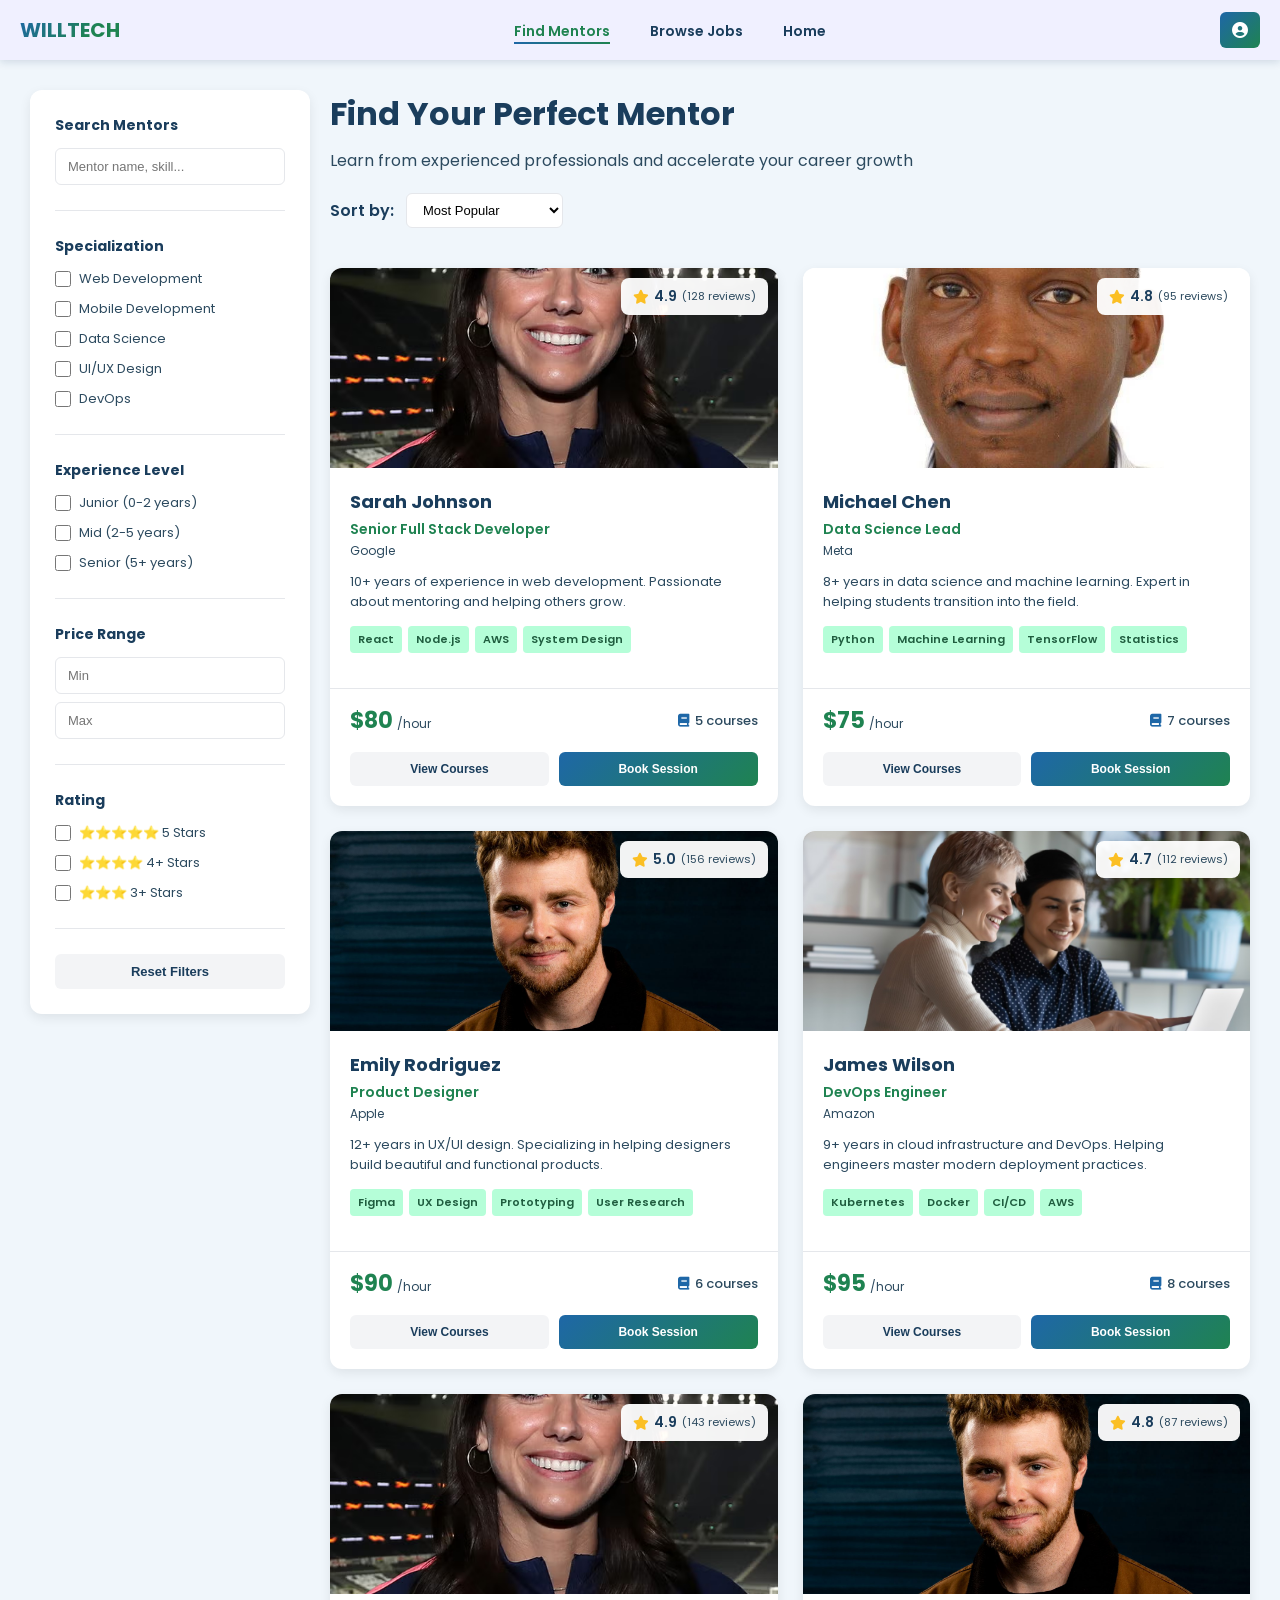
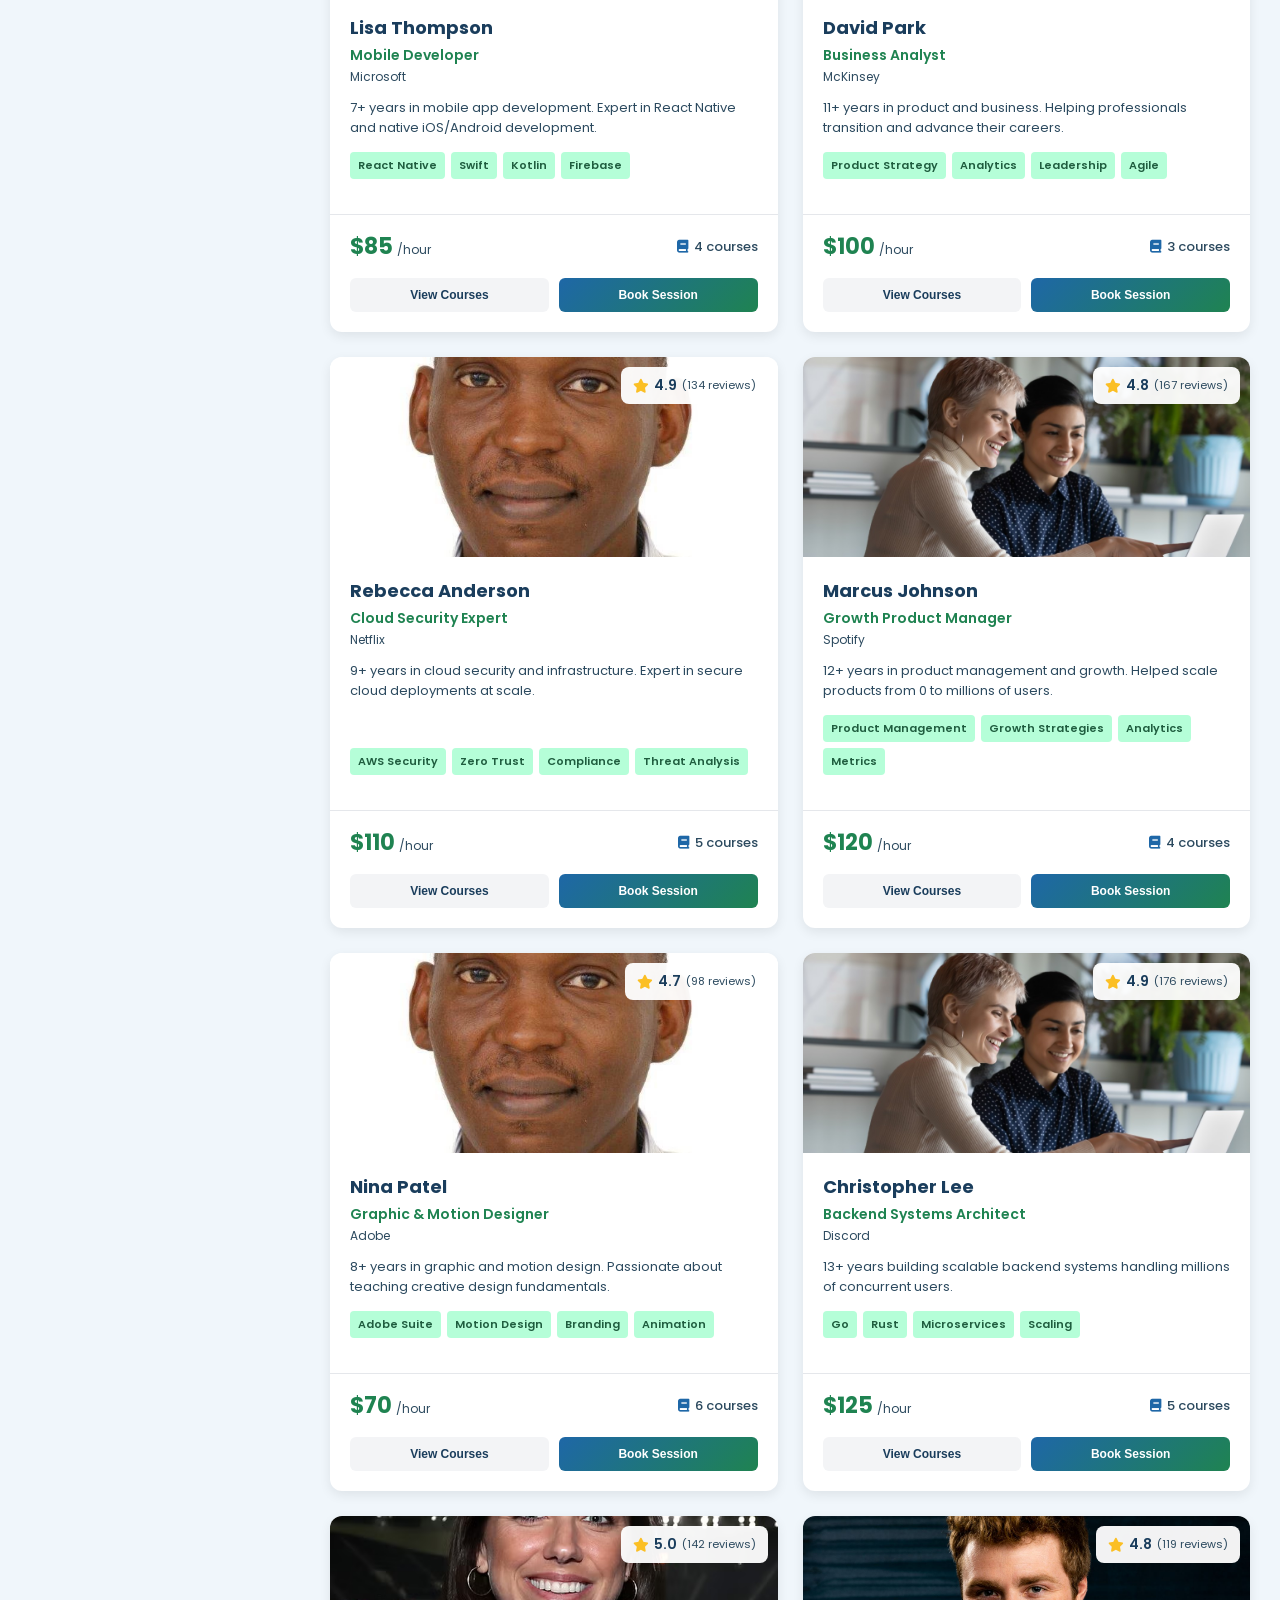
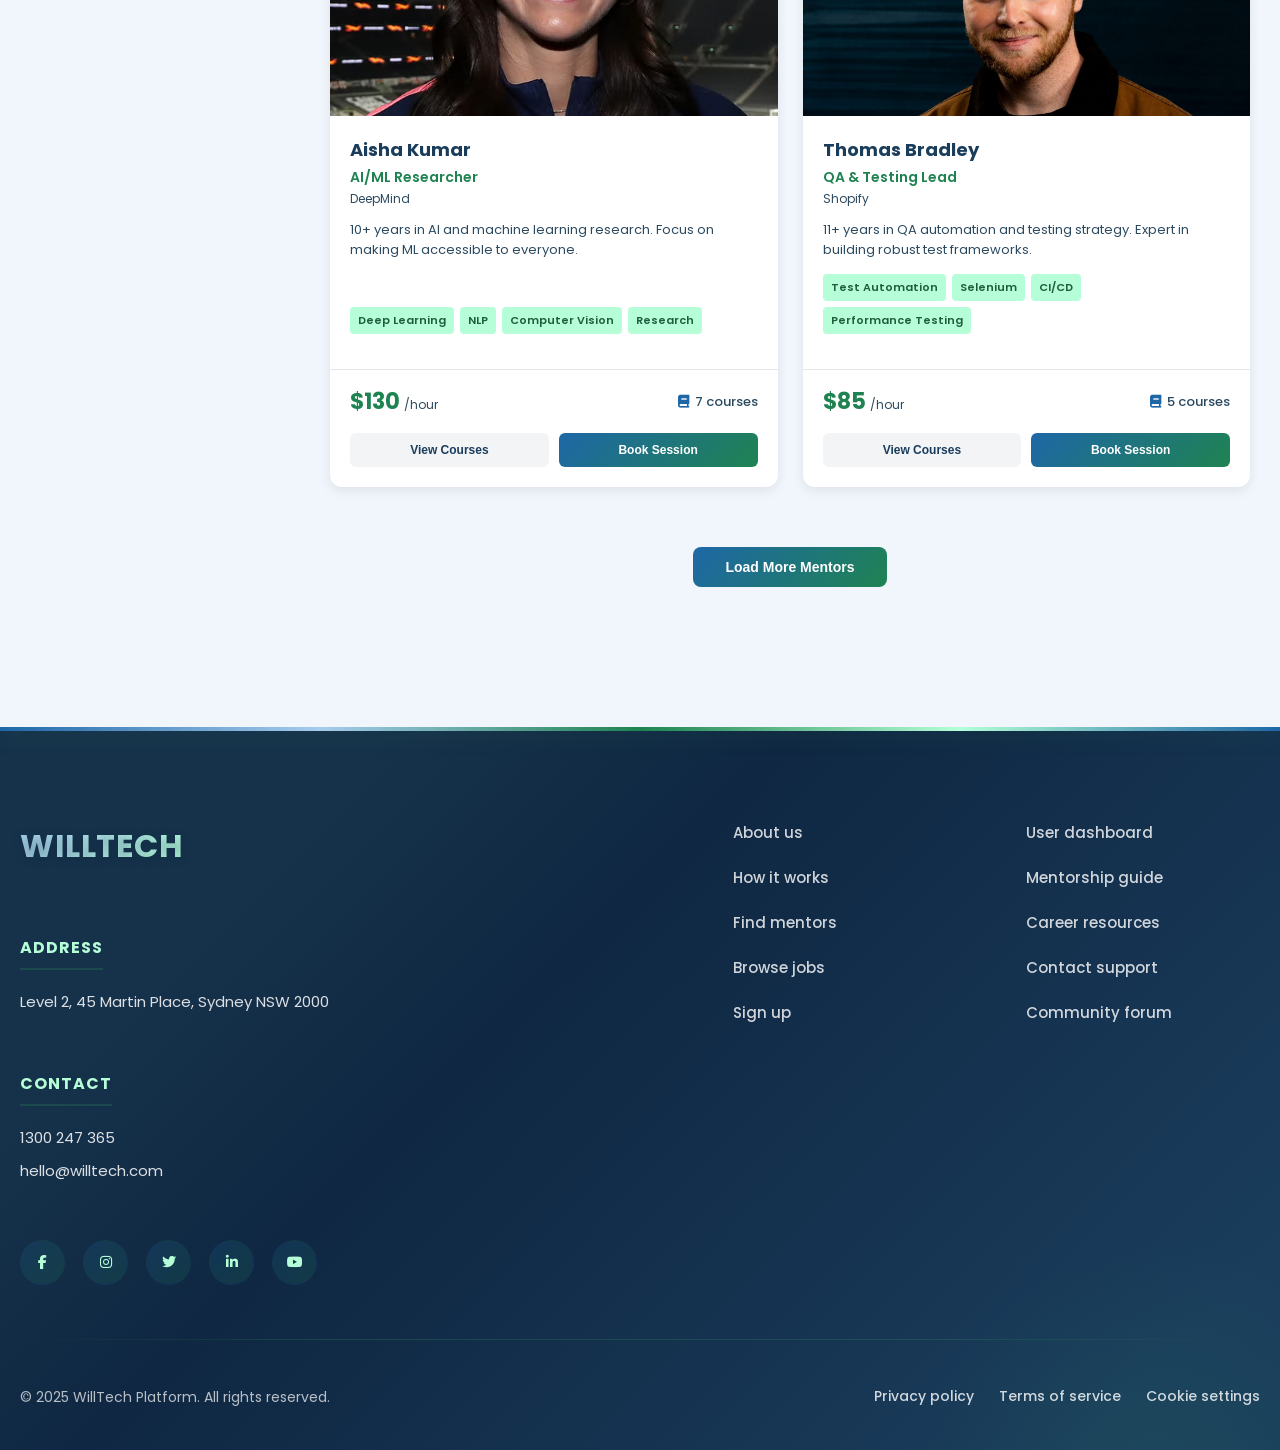
<file: CARRIER HUB/mentors-marketplace.html>
<!DOCTYPE html>
<html lang="en">
<head>
    <meta charset="UTF-8">
    <meta name="viewport" content="width=device-width, initial-scale=1.0">
    <title>Mentors Marketplace | WILLTECH</title>
    <link rel="preconnect" href="https://fonts.googleapis.com">
    <link rel="preconnect" href="https://fonts.gstatic.com" crossorigin>
    <link href="https://fonts.googleapis.com/css2?family=Poppins:wght@400;500;600;700;800&display=swap" rel="stylesheet">
    <link rel="stylesheet" href="https://cdnjs.cloudflare.com/ajax/libs/font-awesome/6.4.0/css/all.min.css">
    <link rel="stylesheet" href="marketplace.css">
</head>
<body>
    <!-- Navigation Bar -->
    <nav class="navbar">
        <div class="nav-container">
            <!-- Logo -->
            <div class="logo">
                <a href="index.html">
                    <span class="logo-text">WILLTECH</span>
                </a>
            </div>

            <!-- Hamburger Menu -->
            <div class="hamburger" id="hamburger">
                <span></span>
                <span></span>
                <span></span>
            </div>

            <!-- Nav Links -->
            <ul class="nav-links" id="navLinks">
                <li><a href="mentors-marketplace.html" class="active">Find Mentors</a></li>
                <li><a href="jobs-marketplace.html">Browse Jobs</a></li>
                <li><a href="index.html">Home</a></li>
            </ul>

            <!-- User Profile -->
            <div class="user-profile" id="userProfile">
                <button class="profile-btn" title="View Profile">
                    <i class="fas fa-user-circle"></i>
                </button>
                <div class="profile-dropdown" id="profileDropdown">
                    <a href="student-dashboard.html" class="dropdown-item"><i class="fas fa-chart-line"></i> Dashboard</a>
                    <a href="#my-profile" class="dropdown-item"><i class="fas fa-user"></i> My Profile</a>
                    <a href="#my-courses" class="dropdown-item"><i class="fas fa-book-open"></i> My Courses</a>
                    <a href="#my-mentors" class="dropdown-item"><i class="fas fa-chalkboard-user"></i> My Mentors</a>
                    <hr style="margin: 8px 0; border: none; border-top: 1px solid #e5e7eb;">
                    <a href="login.html" class="dropdown-item logout"><i class="fas fa-sign-out-alt"></i> Logout</a>
                </div>
            </div>
        </div>
    </nav>

    <!-- Main Container -->
    <div class="mentors-container">
        <!-- Sidebar Filters -->
        <aside class="filters-sidebar">
            <div class="filter-section">
                <h3>Search Mentors</h3>
                <input type="text" id="mentorSearch" placeholder="Mentor name, skill...">
            </div>

            <div class="filter-section">
                <h3>Specialization</h3>
                <div class="filter-options">
                    <label><input type="checkbox" value="web-dev"> Web Development</label>
                    <label><input type="checkbox" value="mobile"> Mobile Development</label>
                    <label><input type="checkbox" value="data-science"> Data Science</label>
                    <label><input type="checkbox" value="design"> UI/UX Design</label>
                    <label><input type="checkbox" value="devops"> DevOps</label>
                </div>
            </div>

            <div class="filter-section">
                <h3>Experience Level</h3>
                <div class="filter-options">
                    <label><input type="checkbox" value="junior"> Junior (0-2 years)</label>
                    <label><input type="checkbox" value="mid"> Mid (2-5 years)</label>
                    <label><input type="checkbox" value="senior"> Senior (5+ years)</label>
                </div>
            </div>

            <div class="filter-section">
                <h3>Price Range</h3>
                <div class="salary-inputs">
                    <input type="number" placeholder="Min" min="0">
                    <input type="number" placeholder="Max" min="0">
                </div>
            </div>

            <div class="filter-section">
                <h3>Rating</h3>
                <div class="filter-options">
                    <label><input type="checkbox" value="5"> ⭐⭐⭐⭐⭐ 5 Stars</label>
                    <label><input type="checkbox" value="4"> ⭐⭐⭐⭐ 4+ Stars</label>
                    <label><input type="checkbox" value="3"> ⭐⭐⭐ 3+ Stars</label>
                </div>
            </div>

            <button class="reset-filters">Reset Filters</button>
        </aside>

        <!-- Main Content -->
        <main class="mentors-main">
            <!-- Header Section -->
            <section class="mentors-header">
                <h1>Find Your Perfect Mentor</h1>
                <p>Learn from experienced professionals and accelerate your career growth</p>
                <div class="sort-section">
                    <label for="sort">Sort by:</label>
                    <select id="sort">
                        <option>Most Popular</option>
                        <option>Highest Rated</option>
                        <option>Price (Low to High)</option>
                        <option>Price (High to Low)</option>
                    </select>
                </div>
            </section>

            <!-- Mentors Grid -->
            <section class="mentors-grid">
                <!-- Mentor Card 1 -->
                <div class="mentor-card">
                    <div class="mentor-image">
                        <img src="ASSETS/gettyimages-1290562713.avif" alt="Mentor Profile">
                        <div class="rating">
                            <i class="fas fa-star"></i>
                            <span>4.9</span>
                            <small>(128 reviews)</small>
                        </div>
                    </div>

                    <div class="mentor-info">
                        <h3>Sarah Johnson</h3>
                        <p class="title">Senior Full Stack Developer</p>
                        <p class="company">Google</p>
                        
                        <p class="bio">10+ years of experience in web development. 
                            Passionate about mentoring and helping others grow.</p>

                        <div class="expertise">
                            <span class="skill">React</span>
                            <span class="skill">Node.js</span>
                            <span class="skill">AWS</span>
                            <span class="skill">System Design</span>
                        </div>
                    </div>

                    <div class="mentor-footer">
                        <div class="pricing-section">
                            <div class="price">
                                <span class="amount">$80</span>
                                <span>/hour</span>
                            </div>
                            <div class="course-count">
                                <i class="fas fa-book"></i>
                                <span>5 courses</span>
                            </div>
                        </div>
                        <div class="action-buttons">
                            <button class="view-courses-btn">View Courses</button>
                            <button class="book-session-btn">Book Session</button>
                        </div>
                    </div>
                </div>

                <!-- Mentor Card 2 -->
                <div class="mentor-card">
                    <div class="mentor-image">
                        <img src="ASSETS/Alex_Twino_small.webp" alt="Mentor Profile">
                        <div class="rating">
                            <i class="fas fa-star"></i>
                            <span>4.8</span>
                            <small>(95 reviews)</small>
                        </div>
                    </div>

                    <div class="mentor-info">
                        <h3>Michael Chen</h3>
                        <p class="title">Data Science Lead</p>
                        <p class="company">Meta</p>
                        
                        <p class="bio">8+ years in data science and machine learning. 
                            Expert in helping students transition into the field.</p>

                        <div class="expertise">
                            <span class="skill">Python</span>
                            <span class="skill">Machine Learning</span>
                            <span class="skill">TensorFlow</span>
                            <span class="skill">Statistics</span>
                        </div>
                    </div>

                    <div class="mentor-footer">
                        <div class="pricing-section">
                            <div class="price">
                                <span class="amount">$75</span>
                                <span>/hour</span>
                            </div>
                            <div class="course-count">
                                <i class="fas fa-book"></i>
                                <span>7 courses</span>
                            </div>
                        </div>
                        <div class="action-buttons">
                            <button class="view-courses-btn">View Courses</button>
                            <button class="book-session-btn">Book Session</button>
                        </div>
                    </div>
                </div>

                <!-- Mentor Card 3 -->
                <div class="mentor-card">
                    <div class="mentor-image">
                        <img src="ASSETS/alex-warren-112724-tout-8d1e59b9a8d3424a8abb2088313f4942.jpg" alt="Mentor Profile">
                        <div class="rating">
                            <i class="fas fa-star"></i>
                            <span>5.0</span>
                            <small>(156 reviews)</small>
                        </div>
                    </div>

                    <div class="mentor-info">
                        <h3>Emily Rodriguez</h3>
                        <p class="title">Product Designer</p>
                        <p class="company">Apple</p>
                        
                        <p class="bio">12+ years in UX/UI design. Specializing in helping 
                            designers build beautiful and functional products.</p>

                        <div class="expertise">
                            <span class="skill">Figma</span>
                            <span class="skill">UX Design</span>
                            <span class="skill">Prototyping</span>
                            <span class="skill">User Research</span>
                        </div>
                    </div>

                    <div class="mentor-footer">
                        <div class="pricing-section">
                            <div class="price">
                                <span class="amount">$90</span>
                                <span>/hour</span>
                            </div>
                            <div class="course-count">
                                <i class="fas fa-book"></i>
                                <span>6 courses</span>
                            </div>
                        </div>
                        <div class="action-buttons">
                            <button class="view-courses-btn">View Courses</button>
                            <button class="book-session-btn">Book Session</button>
                        </div>
                    </div>
                </div>

                <!-- Mentor Card 4 -->
                <div class="mentor-card">
                    <div class="mentor-image">
                        <img src="ASSETS/1686666364030.jfif" alt="Mentor Profile">
                        <div class="rating">
                            <i class="fas fa-star"></i>
                            <span>4.7</span>
                            <small>(112 reviews)</small>
                        </div>
                    </div>

                    <div class="mentor-info">
                        <h3>James Wilson</h3>
                        <p class="title">DevOps Engineer</p>
                        <p class="company">Amazon</p>
                        
                        <p class="bio">9+ years in cloud infrastructure and DevOps. 
                            Helping engineers master modern deployment practices.</p>

                        <div class="expertise">
                            <span class="skill">Kubernetes</span>
                            <span class="skill">Docker</span>
                            <span class="skill">CI/CD</span>
                            <span class="skill">AWS</span>
                        </div>
                    </div>

                    <div class="mentor-footer">
                        <div class="pricing-section">
                            <div class="price">
                                <span class="amount">$95</span>
                                <span>/hour</span>
                            </div>
                            <div class="course-count">
                                <i class="fas fa-book"></i>
                                <span>8 courses</span>
                            </div>
                        </div>
                        <div class="action-buttons">
                            <button class="view-courses-btn">View Courses</button>
                            <button class="book-session-btn">Book Session</button>
                        </div>
                    </div>
                </div>

                <!-- Mentor Card 5 -->
                <div class="mentor-card">
                    <div class="mentor-image">
                        <img src="ASSETS/gettyimages-1290562713.avif" alt="Mentor Profile">
                        <div class="rating">
                            <i class="fas fa-star"></i>
                            <span>4.9</span>
                            <small>(143 reviews)</small>
                        </div>
                    </div>

                    <div class="mentor-info">
                        <h3>Lisa Thompson</h3>
                        <p class="title">Mobile Developer</p>
                        <p class="company">Microsoft</p>
                        
                        <p class="bio">7+ years in mobile app development. Expert in React Native 
                            and native iOS/Android development.</p>

                        <div class="expertise">
                            <span class="skill">React Native</span>
                            <span class="skill">Swift</span>
                            <span class="skill">Kotlin</span>
                            <span class="skill">Firebase</span>
                        </div>
                    </div>

                    <div class="mentor-footer">
                        <div class="pricing-section">
                            <div class="price">
                                <span class="amount">$85</span>
                                <span>/hour</span>
                            </div>
                            <div class="course-count">
                                <i class="fas fa-book"></i>
                                <span>4 courses</span>
                            </div>
                        </div>
                        <div class="action-buttons">
                            <button class="view-courses-btn">View Courses</button>
                            <button class="book-session-btn">Book Session</button>
                        </div>
                    </div>
                </div>

                <!-- Mentor Card 6 -->
                <div class="mentor-card">
                    <div class="mentor-image">
                        <img src="ASSETS/alex-warren-112724-tout-8d1e59b9a8d3424a8abb2088313f4942.jpg" alt="Mentor Profile">
                        <div class="rating">
                            <i class="fas fa-star"></i>
                            <span>4.8</span>
                            <small>(87 reviews)</small>
                        </div>
                    </div>

                    <div class="mentor-info">
                        <h3>David Park</h3>
                        <p class="title">Business Analyst</p>
                        <p class="company">McKinsey</p>
                        
                        <p class="bio">11+ years in product and business. Helping professionals 
                            transition and advance their careers.</p>

                        <div class="expertise">
                            <span class="skill">Product Strategy</span>
                            <span class="skill">Analytics</span>
                            <span class="skill">Leadership</span>
                            <span class="skill">Agile</span>
                        </div>
                    </div>

                    <div class="mentor-footer">
                        <div class="pricing-section">
                            <div class="price">
                                <span class="amount">$100</span>
                                <span>/hour</span>
                            </div>
                            <div class="course-count">
                                <i class="fas fa-book"></i>
                                <span>3 courses</span>
                            </div>
                        </div>
                        <div class="action-buttons">
                            <button class="view-courses-btn">View Courses</button>
                            <button class="book-session-btn">Book Session</button>
                        </div>
                    </div>
                </div>

                <!-- Mentor Card 7 -->
                <div class="mentor-card">
                    <div class="mentor-image">
                        <img src="ASSETS/Alex_Twino_small.webp" alt="Mentor Profile">
                        <div class="rating">
                            <i class="fas fa-star"></i>
                            <span>4.9</span>
                            <small>(134 reviews)</small>
                        </div>
                    </div>

                    <div class="mentor-info">
                        <h3>Rebecca Anderson</h3>
                        <p class="title">Cloud Security Expert</p>
                        <p class="company">Netflix</p>
                        
                        <p class="bio">9+ years in cloud security and infrastructure. Expert in 
                            secure cloud deployments at scale.</p>

                        <div class="expertise">
                            <span class="skill">AWS Security</span>
                            <span class="skill">Zero Trust</span>
                            <span class="skill">Compliance</span>
                            <span class="skill">Threat Analysis</span>
                        </div>
                    </div>

                    <div class="mentor-footer">
                        <div class="pricing-section">
                            <div class="price">
                                <span class="amount">$110</span>
                                <span>/hour</span>
                            </div>
                            <div class="course-count">
                                <i class="fas fa-book"></i>
                                <span>5 courses</span>
                            </div>
                        </div>
                        <div class="action-buttons">
                            <button class="view-courses-btn">View Courses</button>
                            <button class="book-session-btn">Book Session</button>
                        </div>
                    </div>
                </div>

                <!-- Mentor Card 8 -->
                <div class="mentor-card">
                    <div class="mentor-image">
                        <img src="ASSETS/1686666364030.jfif" alt="Mentor Profile">
                        <div class="rating">
                            <i class="fas fa-star"></i>
                            <span>4.8</span>
                            <small>(167 reviews)</small>
                        </div>
                    </div>

                    <div class="mentor-info">
                        <h3>Marcus Johnson</h3>
                        <p class="title">Growth Product Manager</p>
                        <p class="company">Spotify</p>
                        
                        <p class="bio">12+ years in product management and growth. Helped scale 
                            products from 0 to millions of users.</p>

                        <div class="expertise">
                            <span class="skill">Product Management</span>
                            <span class="skill">Growth Strategies</span>
                            <span class="skill">Analytics</span>
                            <span class="skill">Metrics</span>
                        </div>
                    </div>

                    <div class="mentor-footer">
                        <div class="pricing-section">
                            <div class="price">
                                <span class="amount">$120</span>
                                <span>/hour</span>
                            </div>
                            <div class="course-count">
                                <i class="fas fa-book"></i>
                                <span>4 courses</span>
                            </div>
                        </div>
                        <div class="action-buttons">
                            <button class="view-courses-btn">View Courses</button>
                            <button class="book-session-btn">Book Session</button>
                        </div>
                    </div>
                </div>

                <!-- Mentor Card 9 -->
                <div class="mentor-card">
                    <div class="mentor-image">
                        <img src="ASSETS/Alex_Twino_small.webp" alt="Mentor Profile">
                        <div class="rating">
                            <i class="fas fa-star"></i>
                            <span>4.7</span>
                            <small>(98 reviews)</small>
                        </div>
                    </div>

                    <div class="mentor-info">
                        <h3>Nina Patel</h3>
                        <p class="title">Graphic & Motion Designer</p>
                        <p class="company">Adobe</p>
                        
                        <p class="bio">8+ years in graphic and motion design. Passionate about 
                            teaching creative design fundamentals.</p>

                        <div class="expertise">
                            <span class="skill">Adobe Suite</span>
                            <span class="skill">Motion Design</span>
                            <span class="skill">Branding</span>
                            <span class="skill">Animation</span>
                        </div>
                    </div>

                    <div class="mentor-footer">
                        <div class="pricing-section">
                            <div class="price">
                                <span class="amount">$70</span>
                                <span>/hour</span>
                            </div>
                            <div class="course-count">
                                <i class="fas fa-book"></i>
                                <span>6 courses</span>
                            </div>
                        </div>
                        <div class="action-buttons">
                            <button class="view-courses-btn">View Courses</button>
                            <button class="book-session-btn">Book Session</button>
                        </div>
                    </div>
                </div>

                <!-- Mentor Card 10 -->
                <div class="mentor-card">
                    <div class="mentor-image">
                        <img src="ASSETS/1686666364030.jfif" alt="Mentor Profile">
                        <div class="rating">
                            <i class="fas fa-star"></i>
                            <span>4.9</span>
                            <small>(176 reviews)</small>
                        </div>
                    </div>

                    <div class="mentor-info">
                        <h3>Christopher Lee</h3>
                        <p class="title">Backend Systems Architect</p>
                        <p class="company">Discord</p>
                        
                        <p class="bio">13+ years building scalable backend systems handling 
                            millions of concurrent users.</p>

                        <div class="expertise">
                            <span class="skill">Go</span>
                            <span class="skill">Rust</span>
                            <span class="skill">Microservices</span>
                            <span class="skill">Scaling</span>
                        </div>
                    </div>

                    <div class="mentor-footer">
                        <div class="pricing-section">
                            <div class="price">
                                <span class="amount">$125</span>
                                <span>/hour</span>
                            </div>
                            <div class="course-count">
                                <i class="fas fa-book"></i>
                                <span>5 courses</span>
                            </div>
                        </div>
                        <div class="action-buttons">
                            <button class="view-courses-btn">View Courses</button>
                            <button class="book-session-btn">Book Session</button>
                        </div>
                    </div>
                </div>

                <!-- Mentor Card 11 -->
                <div class="mentor-card">
                    <div class="mentor-image">
                        <img src="ASSETS/gettyimages-1290562713.avif" alt="Mentor Profile">
                        <div class="rating">
                            <i class="fas fa-star"></i>
                            <span>5.0</span>
                            <small>(142 reviews)</small>
                        </div>
                    </div>

                    <div class="mentor-info">
                        <h3>Aisha Kumar</h3>
                        <p class="title">AI/ML Researcher</p>
                        <p class="company">DeepMind</p>
                        
                        <p class="bio">10+ years in AI and machine learning research. Focus on 
                            making ML accessible to everyone.</p>

                        <div class="expertise">
                            <span class="skill">Deep Learning</span>
                            <span class="skill">NLP</span>
                            <span class="skill">Computer Vision</span>
                            <span class="skill">Research</span>
                        </div>
                    </div>

                    <div class="mentor-footer">
                        <div class="pricing-section">
                            <div class="price">
                                <span class="amount">$130</span>
                                <span>/hour</span>
                            </div>
                            <div class="course-count">
                                <i class="fas fa-book"></i>
                                <span>7 courses</span>
                            </div>
                        </div>
                        <div class="action-buttons">
                            <button class="view-courses-btn">View Courses</button>
                            <button class="book-session-btn">Book Session</button>
                        </div>
                    </div>
                </div>

                <!-- Mentor Card 12 -->
                <div class="mentor-card">
                    <div class="mentor-image">
                        <img src="ASSETS/alex-warren-112724-tout-8d1e59b9a8d3424a8abb2088313f4942.jpg" alt="Mentor Profile">
                        <div class="rating">
                            <i class="fas fa-star"></i>
                            <span>4.8</span>
                            <small>(119 reviews)</small>
                        </div>
                    </div>

                    <div class="mentor-info">
                        <h3>Thomas Bradley</h3>
                        <p class="title">QA & Testing Lead</p>
                        <p class="company">Shopify</p>
                        
                        <p class="bio">11+ years in QA automation and testing strategy. Expert in 
                            building robust test frameworks.</p>

                        <div class="expertise">
                            <span class="skill">Test Automation</span>
                            <span class="skill">Selenium</span>
                            <span class="skill">CI/CD</span>
                            <span class="skill">Performance Testing</span>
                        </div>
                    </div>

                    <div class="mentor-footer">
                        <div class="pricing-section">
                            <div class="price">
                                <span class="amount">$85</span>
                                <span>/hour</span>
                            </div>
                            <div class="course-count">
                                <i class="fas fa-book"></i>
                                <span>5 courses</span>
                            </div>
                        </div>
                        <div class="action-buttons">
                            <button class="view-courses-btn">View Courses</button>
                            <button class="book-session-btn">Book Session</button>
                        </div>
                    </div>
                </div>
            </section>

            <!-- Load More Button -->
            <div class="load-more-section">
                <button class="load-more-btn">Load More Mentors</button>
            </div>
        </main>
    </div>

    <!-- Courses Modal -->
    <div id="coursesModal" class="modal">
        <div class="modal-content courses-modal">
            <div class="modal-header">
                <h2>Courses by <span id="mentorName"></span></h2>
                <button class="close-modal">&times;</button>
            </div>
            <div class="courses-list" id="coursesList">
                <!-- Courses will be populated here -->
            </div>
        </div>
    </div>







      <footer>

        <!-- Top Section -->
        <div>

            <!-- Left Side (Brand + Contact Info) -->
            <div>
                <div>
                    <p><strong>WILLTECH</strong></p>
                </div>

                <div>
                    <h3>Address</h3>
                    <p>Level 2, 45 Martin Place, Sydney NSW 2000</p>
                </div>

                <div>
                    <h3>Contact</h3>
                    <p>1300 247 365</p>
                    <p>hello@willtech.com</p>
                </div>

                <!-- Social Links -->
                <div>
                    <a href="#" title="Facebook"><i class="fab fa-facebook-f"></i></a>
                    <a href="#" title="Instagram"><i class="fab fa-instagram"></i></a>
                    <a href="#" title="X"><i class="fab fa-twitter"></i></a>
                    <a href="#" title="LinkedIn"><i class="fab fa-linkedin-in"></i></a>
                    <a href="#" title="YouTube"><i class="fab fa-youtube"></i></a>
                </div>
            </div>

            <!-- Right Side (Navigation Links) -->
            <div>

                <!-- Column 1 -->
                <div>
                    <ul>
                        <li><a href="#">About us</a></li>
                        <li><a href="#">How it works</a></li>
                        <li><a href="#">Find mentors</a></li>
                        <li><a href="#">Browse jobs</a></li>
                        <li><a href="sign up.html">Sign up</a></li>
                    </ul>
                </div>

                <!-- Column 2 -->
                <div>
                    <ul>
                        <li><a href="login.html">User dashboard</a></li>
                        <li><a href="#">Mentorship guide</a></li>
                        <li><a href="#">Career resources</a></li>
                        <li><a href="#">Contact support</a></li>
                        <li><a href="#">Community forum</a></li>
                    </ul>
                </div>

            </div>

        </div>

        <!-- Divider -->
        <hr>

        <!-- Bottom Section -->
        <div>

            <p>© 2025 WillTech Platform. All rights reserved.</p>

            <div>
                <a href="#">Privacy policy</a>
                <a href="#">Terms of service</a>
                <a href="#">Cookie settings</a>
            </div>

        </div>

    </footer>










    <script src="marketplace.js"></script>
</body>
</html>
</file>
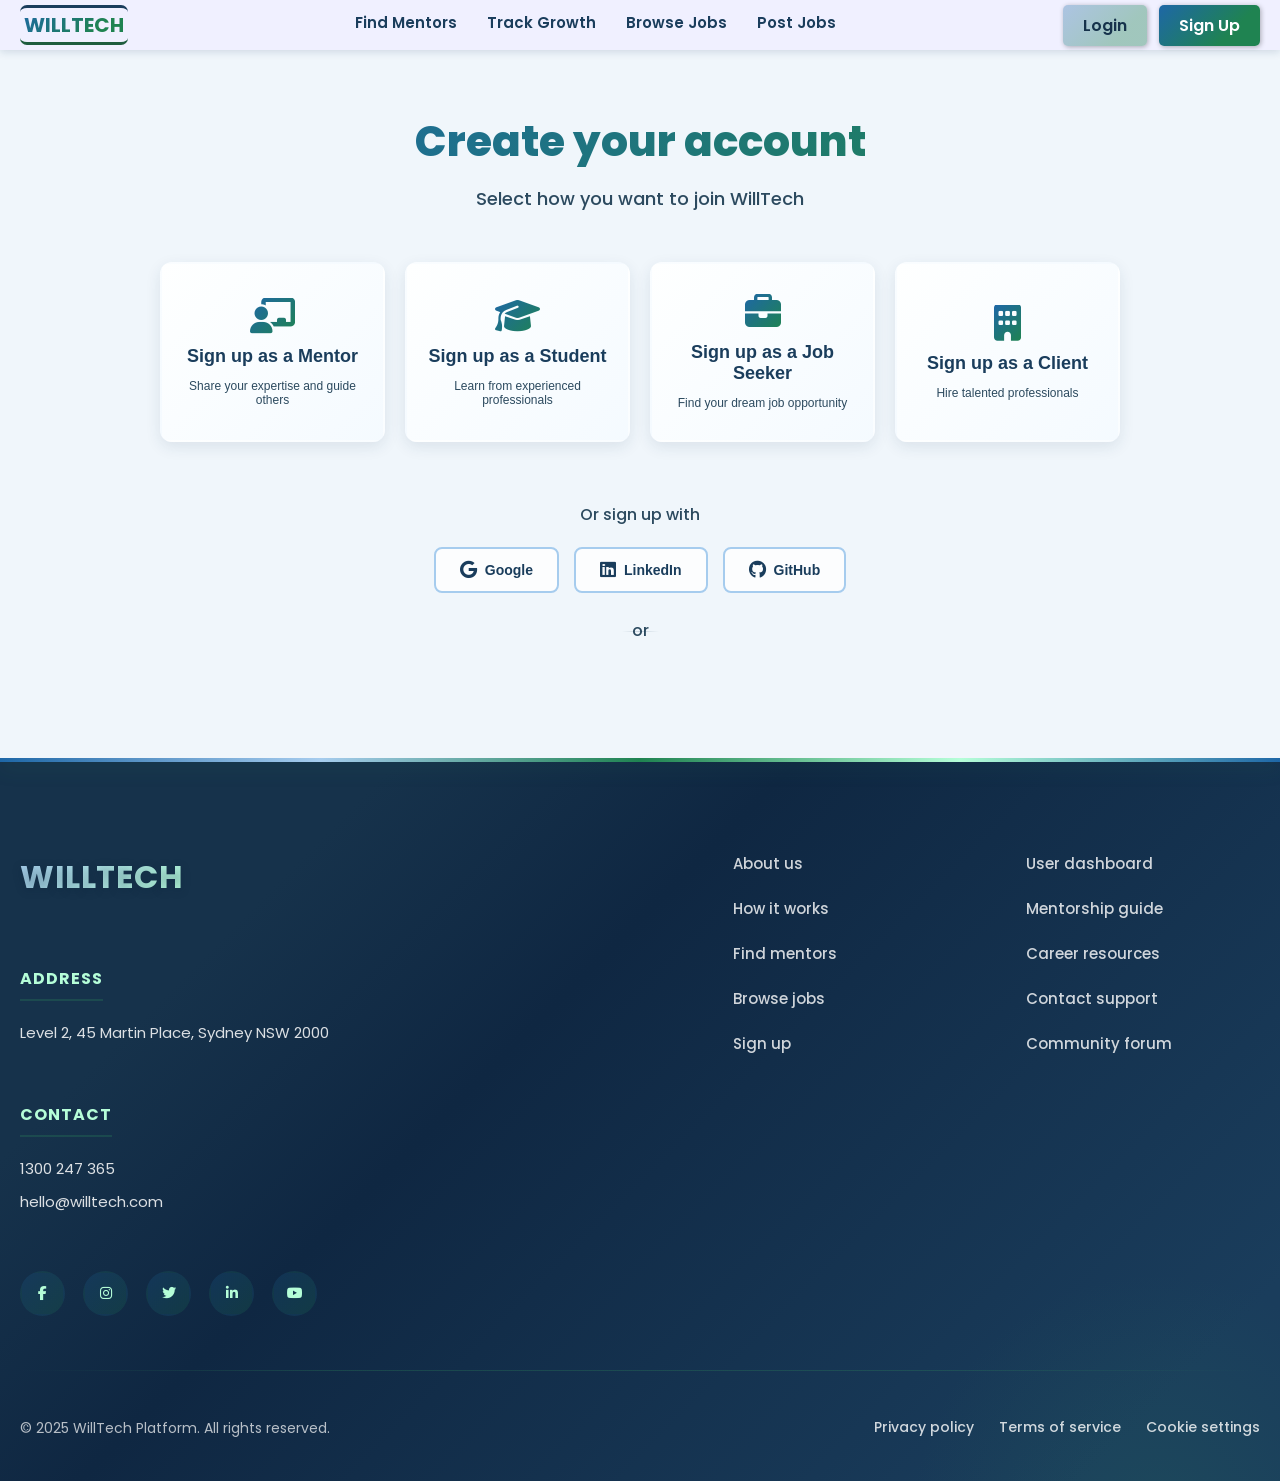
<file: CARRIER HUB/sign up.html>
<!DOCTYPE html>
<html lang="en">
<head>
    <meta charset="UTF-8">
    <meta name="viewport" content="width=device-width, initial-scale=1.0">
    <title>Account Creation</title>
     <link rel="preconnect" href="https://fonts.googleapis.com">
    <link rel="preconnect" href="https://fonts.gstatic.com" crossorigin>
    <link href="https://fonts.googleapis.com/css2?family=Poppins:wght@400;500;600;700;800&display=swap" rel="stylesheet">
    <link rel="stylesheet" href="https://cdnjs.cloudflare.com/ajax/libs/font-awesome/6.4.0/css/all.min.css">
    <link rel="stylesheet" href="sign up .css">
</head>
<body>


      <nav class="navbar">
        <div class="nav-container">
            <!-- Logo -->
            <div class="logo">
                <a href="index.html">
                    <span class="logo-text">WILLTECH</span>
                </a>
            </div>

            <!-- Hamburger Menu -->
            <div class="hamburger" id="hamburger">
                <span></span>
                <span></span>
                <span></span>
            </div>

            <!-- Nav Links -->
            <ul class="nav-links" id="navLinks">
                <li><a href="#mentors">Find Mentors</a></li>
                <li><a href="#growth">Track Growth</a></li>
                <li><a href="#jobs">Browse Jobs</a></li>
                <li><a href="#post-jobs">Post Jobs</a></li>
            </ul>

            <!-- Auth Options -->
            <div class="auth-buttons" id="authButtons">
                <a href="#login" class="btn-login">Login</a>
                <a href="#signup" class="btn-signup">Sign Up</a>
            </div>
        </div>
    </nav>


<section>

        <!-- Heading -->
        <header>
            <h2>Create your account</h2>
            <p>Select how you want to join WillTech</p>
        </header>

        <!-- Signup Options -->
        <div id="options">

            <button onclick="selectRole('mentor')" class="signup-option">
                <i class="fas fa-chalkboard-user"></i>
                <span>Sign up as a Mentor</span>
                <p>Share your expertise and guide others</p>
            </button>
            <button onclick="selectRole('student')" class="signup-option">
                <i class="fas fa-graduation-cap"></i>
                <span>Sign up as a Student</span>
                <p>Learn from experienced professionals</p>
            </button>
            <button onclick="selectRole('jobseeker')" class="signup-option">
                <i class="fas fa-briefcase"></i>
                <span>Sign up as a Job Seeker</span>
                <p>Find your dream job opportunity</p>
            </button>
            <button onclick="selectRole('client')" class="signup-option">
                <i class="fas fa-building"></i>
                <span>Sign up as a Client</span>
                <p>Hire talented professionals</p>
            </button>

        </div>

        <!-- Social Login Options -->
        <div id="social-login">
            <p>Or sign up with</p>
            <div class="social-buttons">
                <button class="social-btn google" onclick="socialLogin('google')">
                    <i class="fab fa-google"></i> Google
                </button>
                <button class="social-btn linkedin" onclick="socialLogin('linkedin')">
                    <i class="fab fa-linkedin"></i> LinkedIn
                </button>
                <button class="social-btn github" onclick="socialLogin('github')">
                    <i class="fab fa-github"></i> GitHub
                </button>
            </div>
            <p class="divider">or</p>
        </div>

        <!-- Forms Container -->
        <div id="forms">

            <!-- Mentor Form -->
            <form id="mentor" class="form-step">
                <h3>Mentor Sign Up</h3>
                
                <div class="form-group">
                    <input type="text" placeholder="Full Name" required>
                </div>

                <div class="form-group">
                    <input type="email" placeholder="Email Address" required>
                </div>

                <div class="form-group">
                    <input type="tel" placeholder="Phone Number" required>
                </div>

                <div class="form-group">
                    <input type="text" placeholder="Area of Expertise" required>
                </div>

                <div class="form-group">
                    <input type="number" placeholder="Years of Experience" required>
                </div>

                <div class="form-group">
                    <input type="number" placeholder="Hourly Rate ($)" required>
                </div>

                <div class="form-group">
                    <textarea placeholder="Brief Bio (Tell us about yourself)" rows="4"></textarea>
                </div>

                <div class="form-group">
                    <input type="password" placeholder="Password" required>
                </div>

                <div class="form-group">
                    <input type="password" placeholder="Confirm Password" required>
                </div>

                <div class="form-group checkbox">
                    <input type="checkbox" id="mentor-terms" required>
                    <label for="mentor-terms">I agree to the Terms of Service and Privacy Policy</label>
                </div>

                <button type="submit">Create Mentor Account</button>
            </form>

            <!-- Student Form -->
            <form id="student" class="form-step">
                <h3>Student Sign Up</h3>
                
                <div class="form-group">
                    <input type="text" placeholder="Full Name" required>
                </div>

                <div class="form-group">
                    <input type="email" placeholder="Email Address" required>
                </div>

                <div class="form-group">
                    <input type="tel" placeholder="Phone Number" required>
                </div>

                <div class="form-group">
                    <select required>
                        <option value="">Select Your Field of Interest</option>
                        <option value="technology">Technology</option>
                        <option value="business">Business</option>
                        <option value="design">Design</option>
                        <option value="marketing">Marketing</option>
                        <option value="finance">Finance</option>
                        <option value="healthcare">Healthcare</option>
                        <option value="other">Other</option>
                    </select>
                </div>

                <div class="form-group">
                    <input type="text" placeholder="Current School/University" required>
                </div>

                <div class="form-group">
                    <textarea placeholder="Tell us about your study goals and interests" rows="4"></textarea>
                </div>

                <div class="form-group">
                    <input type="password" placeholder="Password" required>
                </div>

                <div class="form-group">
                    <input type="password" placeholder="Confirm Password" required>
                </div>

                <div class="form-group checkbox">
                    <input type="checkbox" id="student-terms" required>
                    <label for="student-terms">I agree to the Terms of Service and Privacy Policy</label>
                </div>

                <button type="submit">Create Student Account</button>
            </form>

            <!-- Job Seeker Form -->
            <form id="jobseeker" class="form-step">
                <h3>Job Seeker Sign Up</h3>
                
                <div class="form-group">
                    <input type="text" placeholder="Full Name" required>
                </div>

                <div class="form-group">
                    <input type="email" placeholder="Email Address" required>
                </div>

                <div class="form-group">
                    <input type="tel" placeholder="Phone Number" required>
                </div>

                <div class="form-group">
                    <input type="text" placeholder="Desired Job Role" required>
                </div>

                <div class="form-group">
                    <select required>
                        <option value="">Select Your Experience Level</option>
                        <option value="entry">Entry Level (0-2 years)</option>
                        <option value="junior">Junior (2-5 years)</option>
                        <option value="mid">Mid Level (5-10 years)</option>
                        <option value="senior">Senior (10+ years)</option>
                    </select>
                </div>

                <div class="form-group">
                    <input type="text" placeholder="Industry Focus">
                </div>

                <div class="form-group">
                    <label for="resume">Upload Resume (PDF or DOC)</label>
                    <input type="file" id="resume" accept=".pdf,.doc,.docx" required>
                </div>

                <div class="form-group">
                    <textarea placeholder="Cover Letter or Professional Summary" rows="4"></textarea>
                </div>

                <div class="form-group">
                    <input type="password" placeholder="Password" required>
                </div>

                <div class="form-group">
                    <input type="password" placeholder="Confirm Password" required>
                </div>

                <div class="form-group checkbox">
                    <input type="checkbox" id="jobseeker-terms" required>
                    <label for="jobseeker-terms">I agree to the Terms of Service and Privacy Policy</label>
                </div>

                <button type="submit">Create Job Seeker Account</button>
            </form>

            <!-- Client Form -->
            <form id="client" class="form-step">
                <h3>Client Sign Up</h3>
                
                <div class="form-group">
                    <input type="text" placeholder="Company Name" required>
                </div>

                <div class="form-group">
                    <input type="email" placeholder="Business Email" required>
                </div>

                <div class="form-group">
                    <input type="tel" placeholder="Business Phone Number" required>
                </div>

                <div class="form-group">
                    <input type="text" placeholder="Company Website">
                </div>

                <div class="form-group">
                    <input type="text" placeholder="Company Size" required>
                </div>

                <div class="form-group">
                    <select required>
                        <option value="">Select Your Industry</option>
                        <option value="technology">Technology</option>
                        <option value="finance">Finance</option>
                        <option value="healthcare">Healthcare</option>
                        <option value="retail">Retail</option>
                        <option value="education">Education</option>
                        <option value="manufacturing">Manufacturing</option>
                        <option value="other">Other</option>
                    </select>
                </div>

                <div class="form-group">
                    <textarea placeholder="Describe Your Hiring Needs" rows="4" required></textarea>
                </div>

                <div class="form-group">
                    <input type="text" placeholder="Your Name (Contact Person)" required>
                </div>

                <div class="form-group">
                    <input type="text" placeholder="Your Job Title" required>
                </div>

                <div class="form-group">
                    <input type="password" placeholder="Password" required>
                </div>

                <div class="form-group">
                    <input type="password" placeholder="Confirm Password" required>
                </div>

                <div class="form-group checkbox">
                    <input type="checkbox" id="client-terms" required>
                    <label for="client-terms">I agree to the Terms of Service and Privacy Policy</label>
                </div>

                <button type="submit">Create Client Account</button>
            </form>

        </div>

    </section>


    <script>
        // Initialize - hide all forms on page load
        window.addEventListener('DOMContentLoaded', function() {
            hideAllForms();
            resetButtonStyles();
        });

        // Function to hide all forms
        function hideAllForms() {
            const forms = document.querySelectorAll('.form-step');
            forms.forEach(form => {
                form.classList.remove('active');
            });
        }

        // Function to reset button styles
        function resetButtonStyles() {
            const buttons = document.querySelectorAll('.signup-option');
            buttons.forEach(btn => {
                btn.classList.remove('active');
            });
        }

        // Function to select role and show corresponding form
        function selectRole(role) {
            // Hide all forms
            hideAllForms();

            // Reset all buttons
            resetButtonStyles();

            // Show selected form
            const selectedForm = document.getElementById(role);
            if (selectedForm) {
                selectedForm.classList.add('active');
                
                // Scroll to form
                setTimeout(() => {
                    selectedForm.scrollIntoView({ behavior: 'smooth', block: 'center' });
                }, 100);
            }

            // Add active class to selected button
            const buttons = document.querySelectorAll('.signup-option');
            buttons.forEach(btn => {
                if (btn.getAttribute('onclick') === `selectRole('${role}')`) {
                    btn.classList.add('active');
                }
            });
        }

        // Social login function
        function socialLogin(provider) {
            console.log('Signing up with ' + provider);
            // Add your social login logic here
            alert('Signing up with ' + provider.charAt(0).toUpperCase() + provider.slice(1) + ' - Integration coming soon!');
        }

        // Hamburger menu toggle
        const hamburger = document.getElementById('hamburger');
        const navLinks = document.getElementById('navLinks');
        const authButtons = document.getElementById('authButtons');

        if (hamburger) {
            hamburger.addEventListener('click', function() {
                hamburger.classList.toggle('active');
                navLinks.classList.toggle('active');
                authButtons.classList.toggle('active');
            });

            // Close menu when a link is clicked
            document.querySelectorAll('.nav-links a').forEach(link => {
                link.addEventListener('click', function() {
                    hamburger.classList.remove('active');
                    navLinks.classList.remove('active');
                    authButtons.classList.remove('active');
                });
            });

            // Close menu when auth button is clicked
            document.querySelectorAll('.auth-buttons a').forEach(link => {
                link.addEventListener('click', function() {
                    hamburger.classList.remove('active');
                    navLinks.classList.remove('active');
                    authButtons.classList.remove('active');
                });
            });
        }

        // Form submission handler
        document.querySelectorAll('.form-step').forEach(form => {
            form.addEventListener('submit', function(e) {
                e.preventDefault();
                const formType = this.id;
                alert('Form submitted for ' + formType.charAt(0).toUpperCase() + formType.slice(1) + '!\n\nIntegration with backend coming soon.');
                // Add your form submission logic here
            });
        });
    </script>
    















      <footer>

        <!-- Top Section -->
        <div>

            <!-- Left Side (Brand + Contact Info) -->
            <div>
                <div>
                    <p><strong>WILLTECH</strong></p>
                </div>

                <div>
                    <h3>Address</h3>
                    <p>Level 2, 45 Martin Place, Sydney NSW 2000</p>
                </div>

                <div>
                    <h3>Contact</h3>
                    <p>1300 247 365</p>
                    <p>hello@willtech.com</p>
                </div>

                <!-- Social Links -->
                <div>
                    <a href="#" title="Facebook"><i class="fab fa-facebook-f"></i></a>
                    <a href="#" title="Instagram"><i class="fab fa-instagram"></i></a>
                    <a href="#" title="X"><i class="fab fa-twitter"></i></a>
                    <a href="#" title="LinkedIn"><i class="fab fa-linkedin-in"></i></a>
                    <a href="#" title="YouTube"><i class="fab fa-youtube"></i></a>
                </div>
            </div>

            <!-- Right Side (Navigation Links) -->
            <div>

                <!-- Column 1 -->
                <div>
                    <ul>
                        <li><a href="#">About us</a></li>
                        <li><a href="#">How it works</a></li>
                        <li><a href="#">Find mentors</a></li>
                        <li><a href="#">Browse jobs</a></li>
                        <li><a href="#">Sign up</a></li>
                    </ul>
                </div>

                <!-- Column 2 -->
                <div>
                    <ul>
                        <li><a href="#">User dashboard</a></li>
                        <li><a href="#">Mentorship guide</a></li>
                        <li><a href="#">Career resources</a></li>
                        <li><a href="#">Contact support</a></li>
                        <li><a href="#">Community forum</a></li>
                    </ul>
                </div>

            </div>

        </div>

        <!-- Divider -->
        <hr>

        <!-- Bottom Section -->
        <div>

            <p>© 2025 WillTech Platform. All rights reserved.</p>

            <div>
                <a href="#">Privacy policy</a>
                <a href="#">Terms of service</a>
                <a href="#">Cookie settings</a>
            </div>

        </div>

    </footer>






    <script>
      

            </script>
</body>
</html>
</file>
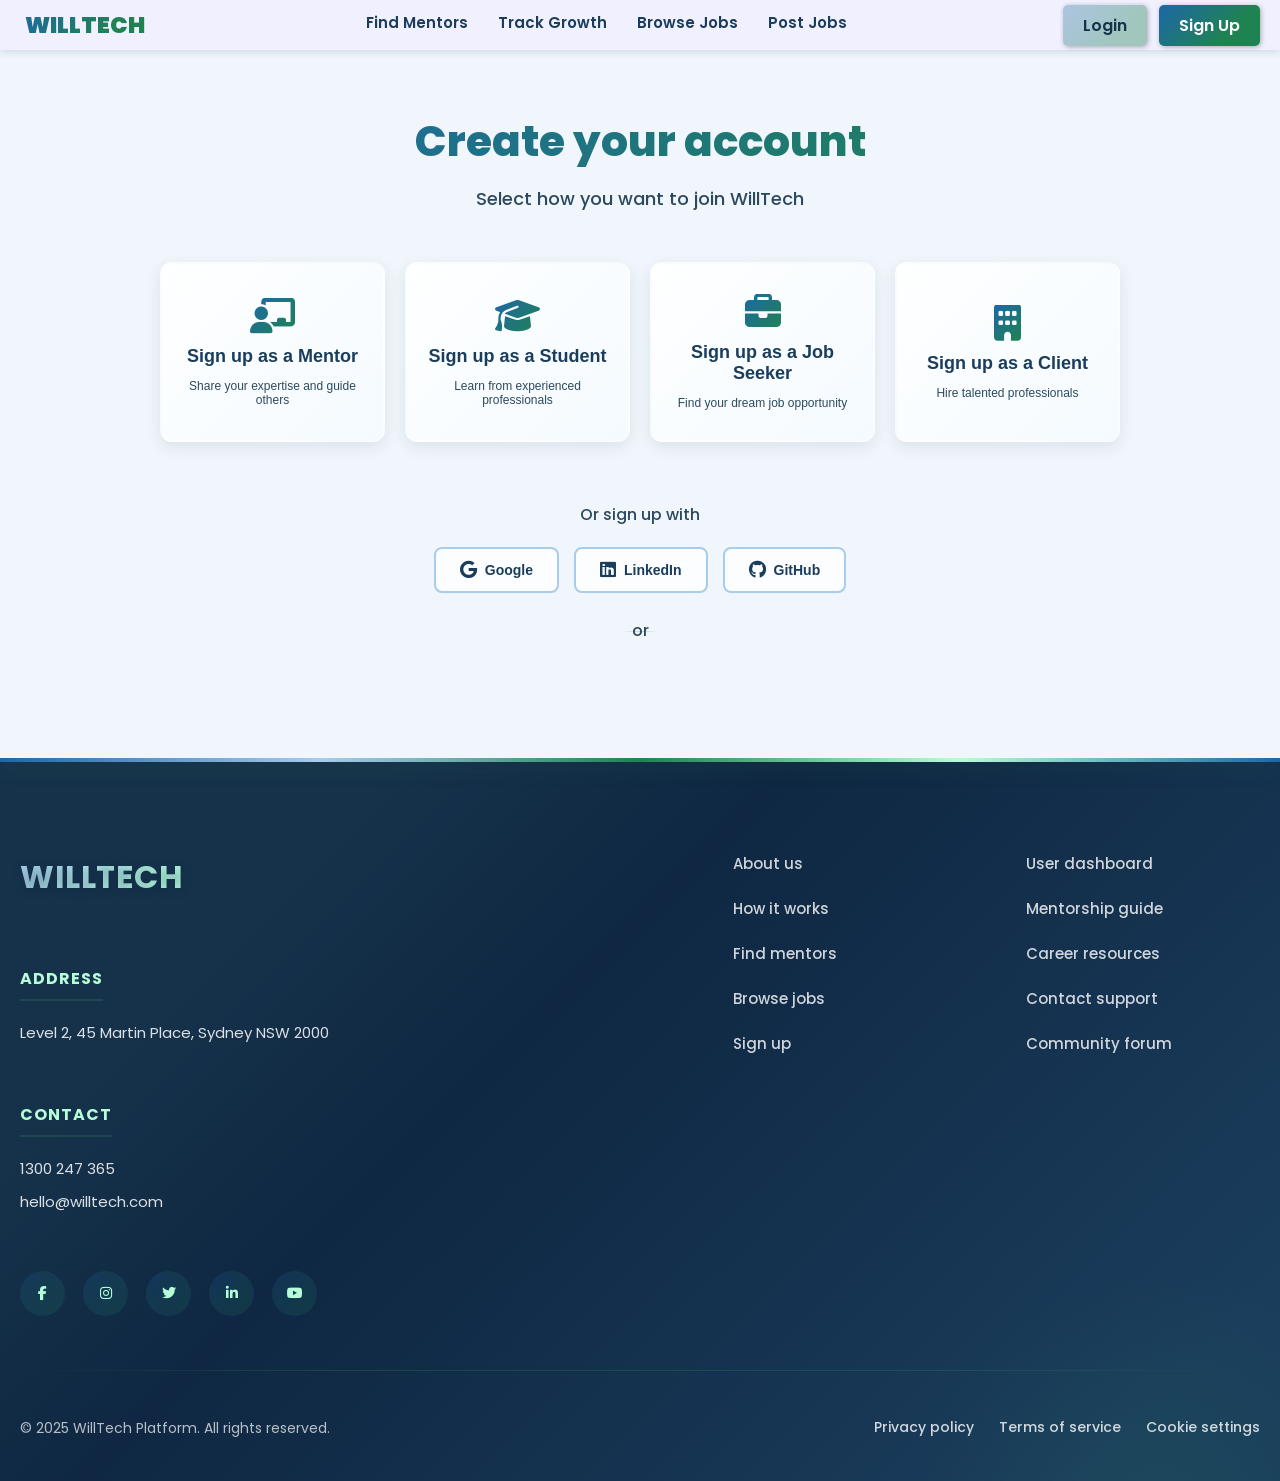
<file: CARRIER HUB/sign-up.html>
<!DOCTYPE html>
<html lang="en">
<head>
    <meta charset="UTF-8">
    <meta name="viewport" content="width=device-width, initial-scale=1.0">
    <title>Account Creation</title>
     <link rel="preconnect" href="https://fonts.googleapis.com">
    <link rel="preconnect" href="https://fonts.gstatic.com" crossorigin>
    <link href="https://fonts.googleapis.com/css2?family=Poppins:wght@400;500;600;700;800&display=swap" rel="stylesheet">
    <link rel="stylesheet" href="https://cdnjs.cloudflare.com/ajax/libs/font-awesome/6.4.0/css/all.min.css">
    <link rel="stylesheet" href="sign-up .css">
</head>
<body>


      <nav class="navbar">
        <div class="nav-container">
            <!-- Logo -->
            <div class="logo">
                <a href="index.html">
                    <span class="logo-text">WILLTECH</span>
                </a>
            </div>

            <!-- Hamburger Menu -->
            <div class="hamburger" id="hamburger">
                <span></span>
                <span></span>
                <span></span>
            </div>

            <!-- Nav Links -->
            <ul class="nav-links" id="navLinks">
                <li><a href="#mentors">Find Mentors</a></li>
                <li><a href="#growth">Track Growth</a></li>
                <li><a href="#jobs">Browse Jobs</a></li>
                <li><a href="#post-jobs">Post Jobs</a></li>
            </ul>

            <!-- Auth Options -->
            <div class="auth-buttons" id="authButtons">
                <a href="login.html" class="btn-login">Login</a>
                <a href="sign up.html" class="btn-signup">Sign Up</a>
            </div>
        </div>
    </nav>


<section>

        <!-- Heading -->
        <header>
            <h2>Create your account</h2>
            <p>Select how you want to join WillTech</p>
        </header>

        <!-- Signup Options -->
        <div id="options">

            <button onclick="selectRole('mentor')" class="signup-option">
                <i class="fas fa-chalkboard-user"></i>
                <span>Sign up as a Mentor</span>
                <p>Share your expertise and guide others</p>
            </button>
            <button onclick="selectRole('student')" class="signup-option">
                <i class="fas fa-graduation-cap"></i>
                <span>Sign up as a Student</span>
                <p>Learn from experienced professionals</p>
            </button>
            <button onclick="selectRole('jobseeker')" class="signup-option">
                <i class="fas fa-briefcase"></i>
                <span>Sign up as a Job Seeker</span>
                <p>Find your dream job opportunity</p>
            </button>
            <button onclick="selectRole('client')" class="signup-option">
                <i class="fas fa-building"></i>
                <span>Sign up as a Client</span>
                <p>Hire talented professionals</p>
            </button>

        </div>

        <!-- Social Login Options -->
        <div id="social-login">
            <p>Or sign up with</p>
            <div class="social-buttons">
                <button class="social-btn google" onclick="socialLogin('google')">
                    <i class="fab fa-google"></i> Google
                </button>
                <button class="social-btn linkedin" onclick="socialLogin('linkedin')">
                    <i class="fab fa-linkedin"></i> LinkedIn
                </button>
                <button class="social-btn github" onclick="socialLogin('github')">
                    <i class="fab fa-github"></i> GitHub
                </button>
            </div>
            <p class="divider">or</p>
        </div>

        <!-- Forms Container -->
        <div id="forms">

            <!-- Mentor Form -->
            <form id="mentor" class="form-step">
                <h3>Mentor Sign Up</h3>
                
                <div class="form-group">
                    <input type="text" placeholder="Full Name" required>
                </div>

                <div class="form-group">
                    <input type="email" placeholder="Email Address" required>
                </div>

                <div class="form-group">
                    <input type="tel" placeholder="Phone Number" required>
                </div>

                <div class="form-group">
                    <input type="text" placeholder="Area of Expertise" required>
                </div>

                <div class="form-group">
                    <input type="number" placeholder="Years of Experience" required>
                </div>

                <div class="form-group">
                    <input type="number" placeholder="Hourly Rate ($)" required>
                </div>

                <div class="form-group">
                    <textarea placeholder="Brief Bio (Tell us about yourself)" rows="4"></textarea>
                </div>

                <div class="form-group">
                    <input type="password" placeholder="Password" required>
                </div>

                <div class="form-group">
                    <input type="password" placeholder="Confirm Password" required>
                </div>

                <div class="form-group checkbox">
                    <input type="checkbox" id="mentor-terms" required>
                    <label for="mentor-terms">I agree to the Terms of Service and Privacy Policy</label>
                </div>

                <button type="submit">Create Mentor Account</button>
            </form>

            <!-- Student Form -->
            <form id="student" class="form-step">
                <h3>Student Sign Up</h3>
                
                <div class="form-group">
                    <input type="text" placeholder="Full Name" required>
                </div>

                <div class="form-group">
                    <input type="email" placeholder="Email Address" required>
                </div>

                <div class="form-group">
                    <input type="tel" placeholder="Phone Number" required>
                </div>

                <div class="form-group">
                    <select required>
                        <option value="">Select Your Field of Interest</option>
                        <option value="technology">Technology</option>
                        <option value="business">Business</option>
                        <option value="design">Design</option>
                        <option value="marketing">Marketing</option>
                        <option value="finance">Finance</option>
                        <option value="healthcare">Healthcare</option>
                        <option value="other">Other</option>
                    </select>
                </div>

                <div class="form-group">
                    <input type="text" placeholder="Current School/University" required>
                </div>

                <div class="form-group">
                    <textarea placeholder="Tell us about your study goals and interests" rows="4"></textarea>
                </div>

                <div class="form-group">
                    <input type="password" placeholder="Password" required>
                </div>

                <div class="form-group">
                    <input type="password" placeholder="Confirm Password" required>
                </div>

                <div class="form-group checkbox">
                    <input type="checkbox" id="student-terms" required>
                    <label for="student-terms">I agree to the Terms of Service and Privacy Policy</label>
                </div>

                <button type="submit">Create Student Account</button>
            </form>

            <!-- Job Seeker Form -->
            <form id="jobseeker" class="form-step">
                <h3>Job Seeker Sign Up</h3>
                
                <div class="form-group">
                    <input type="text" placeholder="Full Name" required>
                </div>

                <div class="form-group">
                    <input type="email" placeholder="Email Address" required>
                </div>

                <div class="form-group">
                    <input type="tel" placeholder="Phone Number" required>
                </div>

                <div class="form-group">
                    <input type="text" placeholder="Desired Job Role" required>
                </div>

                <div class="form-group">
                    <select required>
                        <option value="">Select Your Experience Level</option>
                        <option value="entry">Entry Level (0-2 years)</option>
                        <option value="junior">Junior (2-5 years)</option>
                        <option value="mid">Mid Level (5-10 years)</option>
                        <option value="senior">Senior (10+ years)</option>
                    </select>
                </div>

                <div class="form-group">
                    <input type="text" placeholder="Industry Focus">
                </div>

                <div class="form-group">
                    <label for="resume">Upload Resume (PDF or DOC)</label>
                    <input type="file" id="resume" accept=".pdf,.doc,.docx" required>
                </div>

                <div class="form-group">
                    <textarea placeholder="Cover Letter or Professional Summary" rows="4"></textarea>
                </div>

                <div class="form-group">
                    <input type="password" placeholder="Password" required>
                </div>

                <div class="form-group">
                    <input type="password" placeholder="Confirm Password" required>
                </div>

                <div class="form-group checkbox">
                    <input type="checkbox" id="jobseeker-terms" required>
                    <label for="jobseeker-terms">I agree to the Terms of Service and Privacy Policy</label>
                </div>

                <button type="submit">Create Job Seeker Account</button>
            </form>

            <!-- Client Form -->
            <form id="client" class="form-step">
                <h3>Client Sign Up</h3>
                
                <div class="form-group">
                    <input type="text" placeholder="Company Name" required>
                </div>

                <div class="form-group">
                    <input type="email" placeholder="Business Email" required>
                </div>

                <div class="form-group">
                    <input type="tel" placeholder="Business Phone Number" required>
                </div>

                <div class="form-group">
                    <input type="text" placeholder="Company Website">
                </div>

                <div class="form-group">
                    <input type="text" placeholder="Company Size" required>
                </div>

                <div class="form-group">
                    <select required>
                        <option value="">Select Your Industry</option>
                        <option value="technology">Technology</option>
                        <option value="finance">Finance</option>
                        <option value="healthcare">Healthcare</option>
                        <option value="retail">Retail</option>
                        <option value="education">Education</option>
                        <option value="manufacturing">Manufacturing</option>
                        <option value="other">Other</option>
                    </select>
                </div>

                <div class="form-group">
                    <textarea placeholder="Describe Your Hiring Needs" rows="4" required></textarea>
                </div>

                <div class="form-group">
                    <input type="text" placeholder="Your Name (Contact Person)" required>
                </div>

                <div class="form-group">
                    <input type="text" placeholder="Your Job Title" required>
                </div>

                <div class="form-group">
                    <input type="password" placeholder="Password" required>
                </div>

                <div class="form-group">
                    <input type="password" placeholder="Confirm Password" required>
                </div>

                <div class="form-group checkbox">
                    <input type="checkbox" id="client-terms" required>
                    <label for="client-terms">I agree to the Terms of Service and Privacy Policy</label>
                </div>

                <button type="submit">Create Client Account</button>
            </form>

        </div>

    </section>


    <script>
        // Initialize - hide all forms on page load
        window.addEventListener('DOMContentLoaded', function() {
            hideAllForms();
            resetButtonStyles();
        });

        // Function to hide all forms
        function hideAllForms() {
            const forms = document.querySelectorAll('.form-step');
            forms.forEach(form => {
                form.classList.remove('active');
            });
        }

        // Function to reset button styles
        function resetButtonStyles() {
            const buttons = document.querySelectorAll('.signup-option');
            buttons.forEach(btn => {
                btn.classList.remove('active');
            });
        }

        // Function to select role and show corresponding form
        function selectRole(role) {
            // Hide all forms
            hideAllForms();

            // Reset all buttons
            resetButtonStyles();

            // Show selected form
            const selectedForm = document.getElementById(role);
            if (selectedForm) {
                selectedForm.classList.add('active');
                
                // Scroll to form
                setTimeout(() => {
                    selectedForm.scrollIntoView({ behavior: 'smooth', block: 'center' });
                }, 100);
            }

            // Add active class to selected button
            const buttons = document.querySelectorAll('.signup-option');
            buttons.forEach(btn => {
                if (btn.getAttribute('onclick') === `selectRole('${role}')`) {
                    btn.classList.add('active');
                }
            });
        }

        // Social login function
        function socialLogin(provider) {
            console.log('Signing up with ' + provider);
            // Add your social login logic here
            alert('Signing up with ' + provider.charAt(0).toUpperCase() + provider.slice(1) + ' - Integration coming soon!');
        }

        // Hamburger menu toggle
        const hamburger = document.getElementById('hamburger');
        const navLinks = document.getElementById('navLinks');
        const authButtons = document.getElementById('authButtons');

        if (hamburger) {
            hamburger.addEventListener('click', function() {
                hamburger.classList.toggle('active');
                navLinks.classList.toggle('active');
                authButtons.classList.toggle('active');
            });

            // Close menu when a link is clicked
            document.querySelectorAll('.nav-links a').forEach(link => {
                link.addEventListener('click', function() {
                    hamburger.classList.remove('active');
                    navLinks.classList.remove('active');
                    authButtons.classList.remove('active');
                });
            });

            // Close menu when auth button is clicked
            document.querySelectorAll('.auth-buttons a').forEach(link => {
                link.addEventListener('click', function() {
                    hamburger.classList.remove('active');
                    navLinks.classList.remove('active');
                    authButtons.classList.remove('active');
                });
            });
        }

        // Form submission handler
        document.querySelectorAll('.form-step').forEach(form => {
            form.addEventListener('submit', function(e) {
                e.preventDefault();
                const formType = this.id;
                alert('Form submitted for ' + formType.charAt(0).toUpperCase() + formType.slice(1) + '!\n\nIntegration with backend coming soon.');
                // Add your form submission logic here
            });
        });
    </script>
    















      <footer>

        <!-- Top Section -->
        <div>

            <!-- Left Side (Brand + Contact Info) -->
            <div>
                <div>
                    <p><strong>WILLTECH</strong></p>
                </div>

                <div>
                    <h3>Address</h3>
                    <p>Level 2, 45 Martin Place, Sydney NSW 2000</p>
                </div>

                <div>
                    <h3>Contact</h3>
                    <p>1300 247 365</p>
                    <p>hello@willtech.com</p>
                </div>

                <!-- Social Links -->
                <div>
                    <a href="#" title="Facebook"><i class="fab fa-facebook-f"></i></a>
                    <a href="#" title="Instagram"><i class="fab fa-instagram"></i></a>
                    <a href="#" title="X"><i class="fab fa-twitter"></i></a>
                    <a href="#" title="LinkedIn"><i class="fab fa-linkedin-in"></i></a>
                    <a href="#" title="YouTube"><i class="fab fa-youtube"></i></a>
                </div>
            </div>

            <!-- Right Side (Navigation Links) -->
            <div>

                <!-- Column 1 -->
                <div>
                    <ul>
                        <li><a href="#">About us</a></li>
                        <li><a href="#">How it works</a></li>
                        <li><a href="#">Find mentors</a></li>
                        <li><a href="#">Browse jobs</a></li>
                        <li><a href="sign up.html">Sign up</a></li>
                    </ul>
                </div>

                <!-- Column 2 -->
                <div>
                    <ul>
                        <li><a href="login.html">User dashboard</a></li>
                        <li><a href="#">Mentorship guide</a></li>
                        <li><a href="#">Career resources</a></li>
                        <li><a href="#">Contact support</a></li>
                        <li><a href="#">Community forum</a></li>
                    </ul>
                </div>

            </div>

        </div>

        <!-- Divider -->
        <hr>

        <!-- Bottom Section -->
        <div>

            <p>© 2025 WillTech Platform. All rights reserved.</p>

            <div>
                <a href="#">Privacy policy</a>
                <a href="#">Terms of service</a>
                <a href="#">Cookie settings</a>
            </div>

        </div>

    </footer>






    <script>
      

            </script>
</body>
</html>
</file>
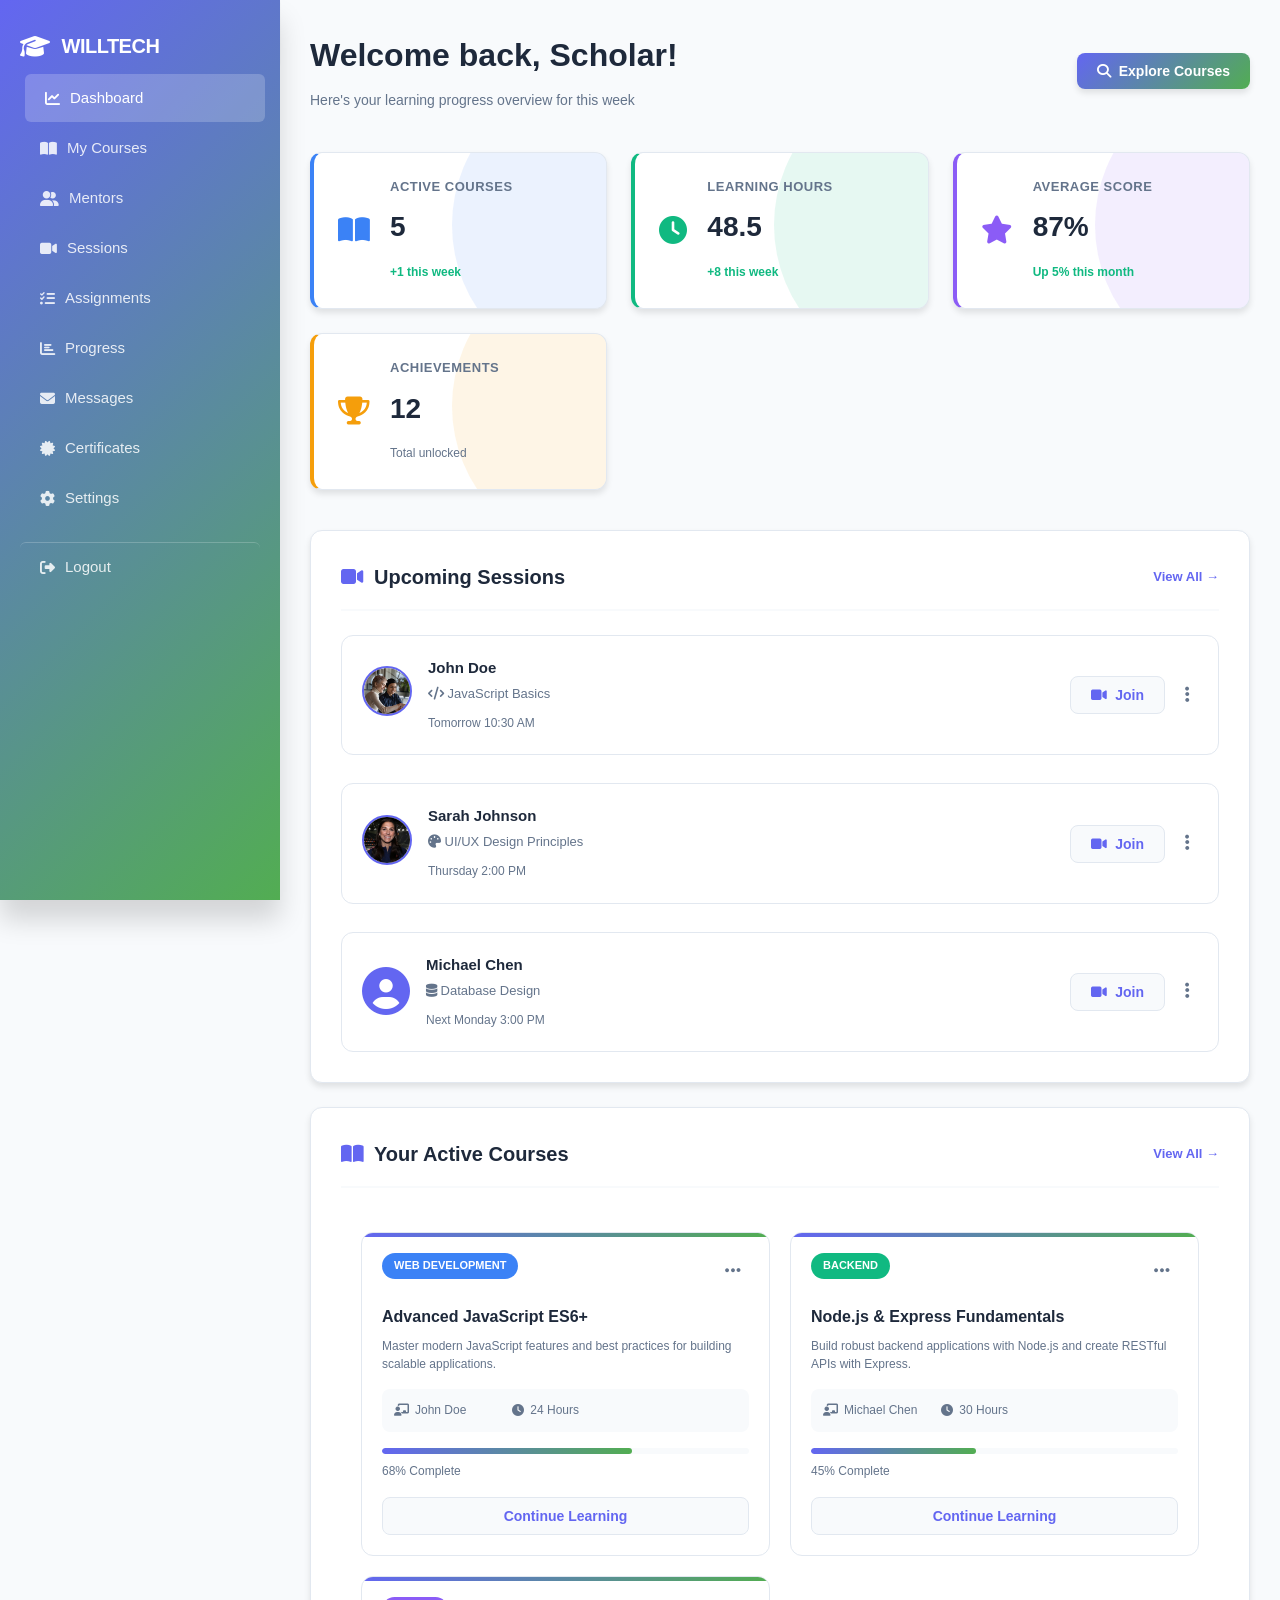
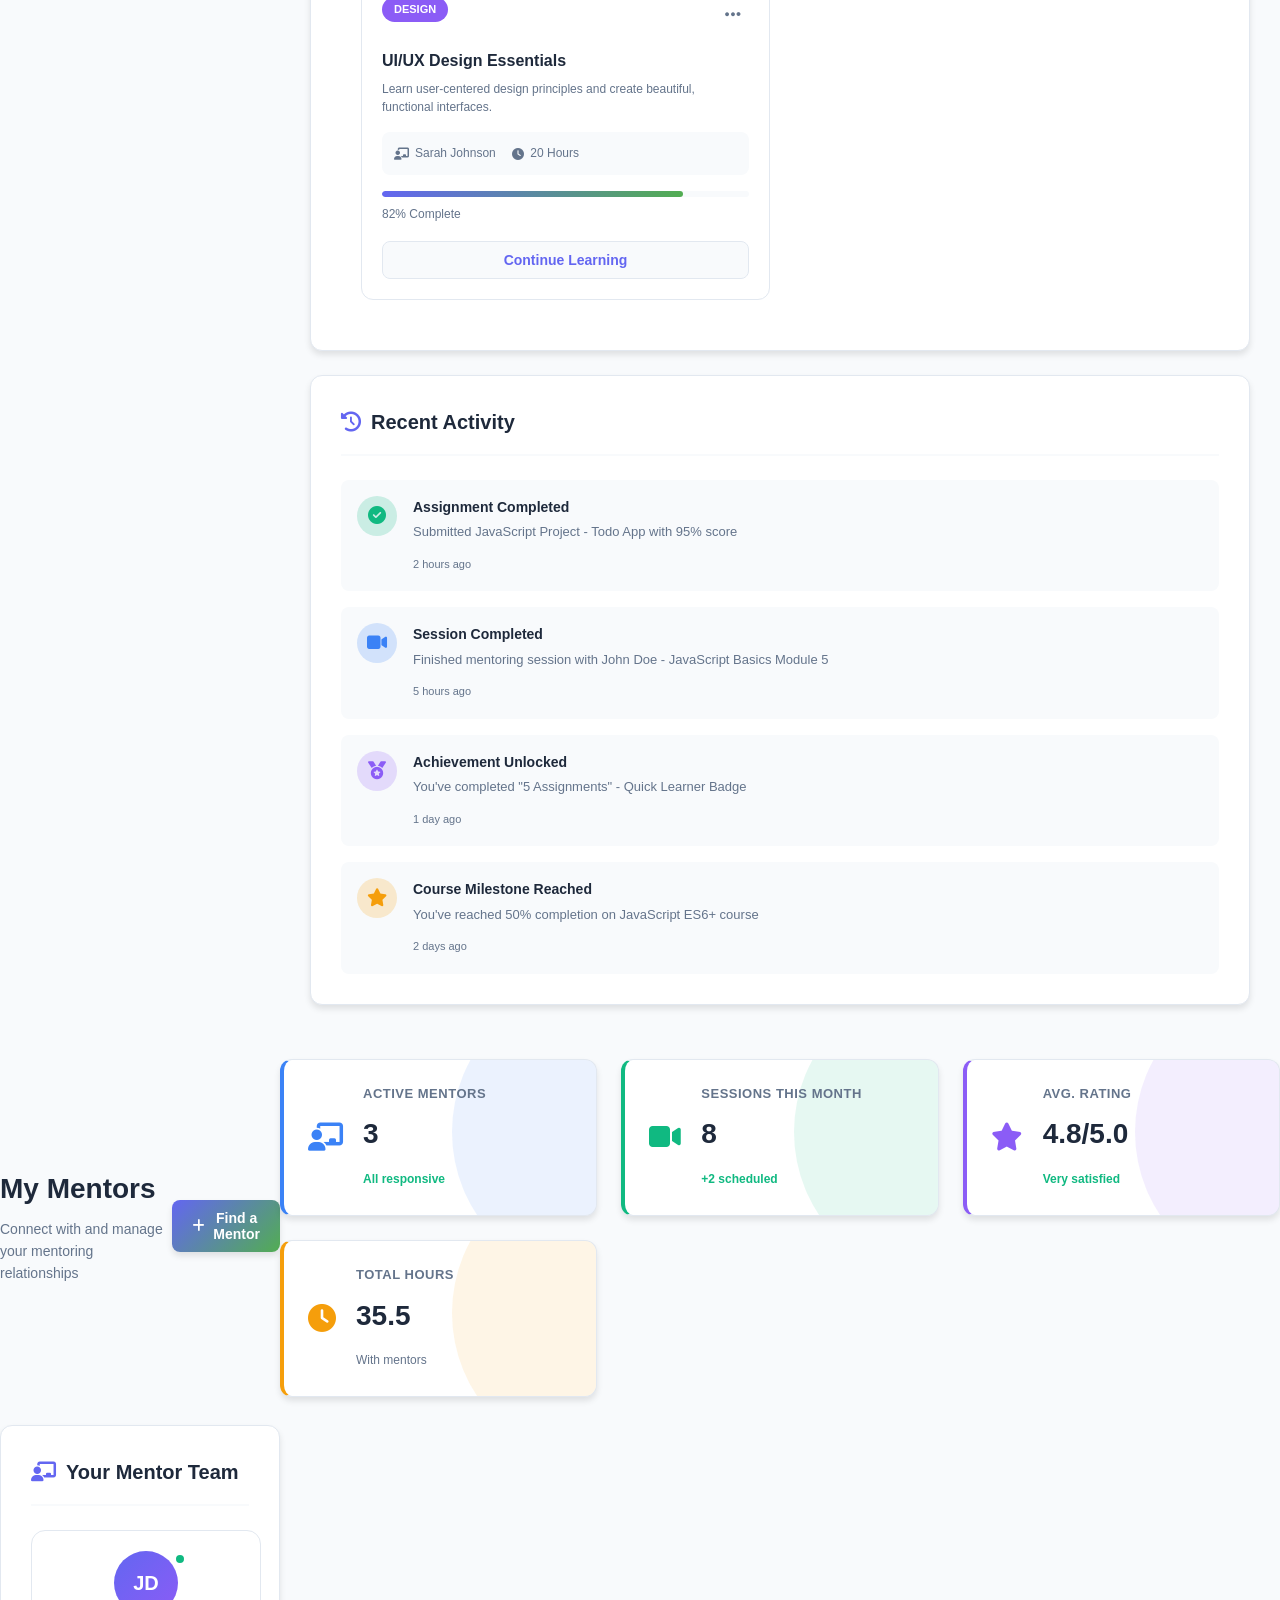
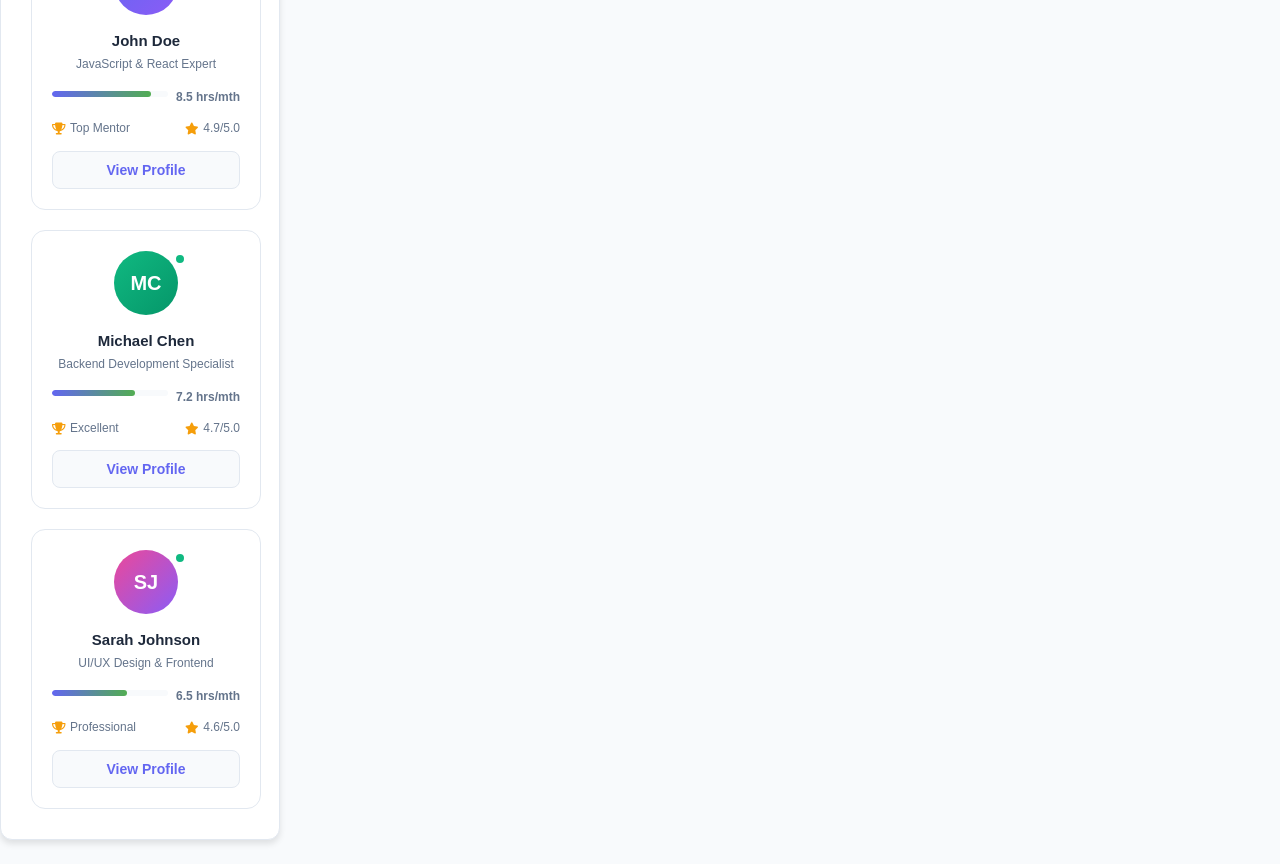
<file: CARRIER HUB/student-dashboard.html>
<!DOCTYPE html>
<html lang="en">
<head>
    <meta charset="UTF-8">
    <meta name="viewport" content="width=device-width, initial-scale=1.0">
    <title>Student Dashboard | WILLTECH</title>
    <link rel="stylesheet" href="mentor-dashboard.css">
    <link rel="stylesheet" href="https://cdnjs.cloudflare.com/ajax/libs/font-awesome/6.4.0/css/all.min.css">
</head>
<body>
    <div class="sidebar-overlay" id="sidebarOverlay"></div>
    
    <div class="dashboard-container">
        <!-- Sidebar Navigation -->
        <aside class="sidebar" id="sidebar">
            <div class="sidebar-header">
                <div class="logo">
                    <i class="fas fa-graduation-cap"></i>
                    <span>WILLTECH</span>
                </div>
            </div>

            <nav class="sidebar-nav">
                <ul>
                    <li><a href="#dashboard" class="active"><i class="fas fa-chart-line"></i> Dashboard</a></li>
                    <li><a href="#my-courses"><i class="fas fa-book-open"></i> My Courses</a></li>
                    <li><a href="#mentors"><i class="fas fa-user-friends"></i> Mentors</a></li>
                    <li><a href="#sessions"><i class="fas fa-video"></i> Sessions</a></li>
                    <li><a href="#assignments"><i class="fas fa-tasks"></i> Assignments</a></li>
                    <li><a href="#progress"><i class="fas fa-chart-bar"></i> Progress</a></li>
                    <li><a href="#messages"><i class="fas fa-envelope"></i> Messages</a></li>
                    <li><a href="#certificates"><i class="fas fa-certificate"></i> Certificates</a></li>
                    <li><a href="#settings"><i class="fas fa-cog"></i> Settings</a></li>
                    <li><a href="login.html" class="logout-btn"><i class="fas fa-sign-out-alt"></i> Logout</a></li>
                </ul>
            </nav>
        </aside>

        <!-- Main Content -->
        <main class="main-content">
            <!-- Top Navigation Bar -->
            <header class="top-bar">
                <button class="hamburger-menu" id="hamburgerMenu">
                    <i class="fas fa-bars"></i>
                </button>
                <div class="search-container">
                    <i class="fas fa-search"></i>
                    <input type="search" placeholder="Search courses, mentors, or assignments...">
                </div>
            </header>

            <!-- ===================== DASHBOARD PAGE ===================== -->
            <section id="dashboard" class="content-section">
                <div class="welcome-header">
                    <div>
                        <h1>Welcome back, Scholar! </h1>
                        <p>Here's your learning progress overview for this week</p>
                    </div>
                    <button class="primary-btn" onclick="window.location.href='mentors-marketplace.html'"><i class="fas fa-search" ></i> Explore Courses</button>
                </div>

                <!-- Stats Grid -->
                <div class="stats-grid">
                    <div class="stat-card blue-gradient">
                        <div class="stat-icon">
                            <i class="fas fa-book-open"></i>
                        </div>
                        <div class="stat-content">
                            <h3>Active Courses</h3>
                            <p class="stat-number">5</p>
                            <span class="stat-change positive">+1 this week</span>
                        </div>
                    </div>

                    <div class="stat-card green-gradient">
                        <div class="stat-icon">
                            <i class="fas fa-clock"></i>
                        </div>
                        <div class="stat-content">
                            <h3>Learning Hours</h3>
                            <p class="stat-number">48.5</p>
                            <span class="stat-change positive">+8 this week</span>
                        </div>
                    </div>

                    <div class="stat-card purple-gradient">
                        <div class="stat-icon">
                            <i class="fas fa-star"></i>
                        </div>
                        <div class="stat-content">
                            <h3>Average Score</h3>
                            <p class="stat-number">87%</p>
                            <span class="stat-change positive">Up 5% this month</span>
                        </div>
                    </div>

                    <div class="stat-card orange-gradient">
                        <div class="stat-icon">
                            <i class="fas fa-trophy"></i>
                        </div>
                        <div class="stat-content">
                            <h3>Achievements</h3>
                            <p class="stat-number">12</p>
                            <span class="stat-change">Total unlocked</span>
                        </div>
                    </div>
                </div>

                <!-- Upcoming Sessions Section -->
                <section id="upcoming-sessions" class="card-section">
                    <div class="section-header">
                        <h2><i class="fas fa-video"></i> Upcoming Sessions</h2>
                        <a href="#sessions" class="view-all">View All →</a>
                    </div>
                    
                    <div class="sessions-list">
                        <div class="session-card">
                            <div class="session-info">
                                <div class="student-avatar">
                                    <img src="ASSETS/1686666364030.jfif" alt="John">
                                </div>
                                <div>
                                    <h4>John Doe</h4>
                                    <p><i class="fas fa-code"></i> JavaScript Basics</p>
                                    <span class="time">Tomorrow 10:30 AM</span>
                                </div>
                            </div>
                            <div class="session-actions">
                                <button class="secondary-btn"><i class="fas fa-video"></i> Join</button>
                                <button class="icon-btn"><i class="fas fa-ellipsis-v"></i></button>
                            </div>
                        </div>

                        <div class="session-card">
                            <div class="session-info">
                                <div class="student-avatar">
                                    <img src="ASSETS/gettyimages-1290562713.avif" alt="Sarah">
                                </div>
                                <div>
                                    <h4>Sarah Johnson</h4>
                                    <p><i class="fas fa-palette"></i> UI/UX Design Principles</p>
                                    <span class="time">Thursday 2:00 PM</span>
                                </div>
                            </div>
                            <div class="session-actions">
                                <button class="secondary-btn"><i class="fas fa-video"></i> Join</button>
                                <button class="icon-btn"><i class="fas fa-ellipsis-v"></i></button>
                            </div>
                        </div>

                        <div class="session-card">
                            <div class="session-info">
                                <div class="student-avatar">
                                    <i class="fas fa-user-circle" style="font-size: 48px; color: #6366f1;"></i>
                                </div>
                                <div>
                                    <h4>Michael Chen</h4>
                                    <p><i class="fas fa-database"></i> Database Design</p>
                                    <span class="time">Next Monday 3:00 PM</span>
                                </div>
                            </div>
                            <div class="session-actions">
                                <button class="secondary-btn"><i class="fas fa-video"></i> Join</button>
                                <button class="icon-btn"><i class="fas fa-ellipsis-v"></i></button>
                            </div>
                        </div>
                    </div>
                </section>

                <!-- Current Courses Section -->
                <section id="current-courses" class="card-section">
                    <div class="section-header">
                        <h2><i class="fas fa-book-open"></i> Your Active Courses</h2>
                        <a href="#my-courses" class="view-all">View All →</a>
                    </div>

                    <div class="courses-grid">
                        <div class="course-card">
                            <div class="course-header">
                                <div class="course-badge blue">Web Development</div>
                                <button class="icon-btn"><i class="fas fa-ellipsis-h"></i></button>
                            </div>
                            <h3>Advanced JavaScript ES6+</h3>
                            <p class="course-desc">Master modern JavaScript features and best practices for building scalable applications.</p>
                            <div class="course-stats">
                                <span><i class="fas fa-chalkboard-user"></i> John Doe</span>
                                <span><i class="fas fa-clock"></i> 24 Hours</span>
                            </div>
                            <div class="progress-bar">
                                <div class="progress" style="width: 68%"></div>
                            </div>
                            <p class="progress-text">68% Complete</p>
                            <button class="secondary-btn full-width">Continue Learning</button>
                        </div>

                        <div class="course-card">
                            <div class="course-header">
                                <div class="course-badge green">Backend</div>
                                <button class="icon-btn"><i class="fas fa-ellipsis-h"></i></button>
                            </div>
                            <h3>Node.js & Express Fundamentals</h3>
                            <p class="course-desc">Build robust backend applications with Node.js and create RESTful APIs with Express.</p>
                            <div class="course-stats">
                                <span><i class="fas fa-chalkboard-user"></i> Michael Chen</span>
                                <span><i class="fas fa-clock"></i> 30 Hours</span>
                            </div>
                            <div class="progress-bar">
                                <div class="progress" style="width: 45%"></div>
                            </div>
                            <p class="progress-text">45% Complete</p>
                            <button class="secondary-btn full-width">Continue Learning</button>
                        </div>

                        <div class="course-card">
                            <div class="course-header">
                                <div class="course-badge purple">Design</div>
                                <button class="icon-btn"><i class="fas fa-ellipsis-h"></i></button>
                            </div>
                            <h3>UI/UX Design Essentials</h3>
                            <p class="course-desc">Learn user-centered design principles and create beautiful, functional interfaces.</p>
                            <div class="course-stats">
                                <span><i class="fas fa-chalkboard-user"></i> Sarah Johnson</span>
                                <span><i class="fas fa-clock"></i> 20 Hours</span>
                            </div>
                            <div class="progress-bar">
                                <div class="progress" style="width: 82%"></div>
                            </div>
                            <p class="progress-text">82% Complete</p>
                            <button class="secondary-btn full-width">Continue Learning</button>
                        </div>
                    </div>
                </section>

                <!-- Recent Activity Section -->
                <section class="card-section">
                    <div class="section-header">
                        <h2><i class="fas fa-history"></i> Recent Activity</h2>
                    </div>

                    <div class="activity-list">
                        <div class="activity-item">
                            <div class="activity-icon green">
                                <i class="fas fa-check-circle"></i>
                            </div>
                            <div class="activity-content">
                                <h4>Assignment Completed</h4>
                                <p>Submitted JavaScript Project - Todo App with 95% score</p>
                                <span class="time-ago">2 hours ago</span>
                            </div>
                        </div>

                        <div class="activity-item">
                            <div class="activity-icon blue">
                                <i class="fas fa-video"></i>
                            </div>
                            <div class="activity-content">
                                <h4>Session Completed</h4>
                                <p>Finished mentoring session with John Doe - JavaScript Basics Module 5</p>
                                <span class="time-ago">5 hours ago</span>
                            </div>
                        </div>

                        <div class="activity-item">
                            <div class="activity-icon purple">
                                <i class="fas fa-medal"></i>
                            </div>
                            <div class="activity-content">
                                <h4>Achievement Unlocked</h4>
                                <p>You've completed "5 Assignments" - Quick Learner Badge</p>
                                <span class="time-ago">1 day ago</span>
                            </div>
                        </div>

                        <div class="activity-item">
                            <div class="activity-icon orange">
                                <i class="fas fa-star"></i>
                            </div>
                            <div class="activity-content">
                                <h4>Course Milestone Reached</h4>
                                <p>You've reached 50% completion on JavaScript ES6+ course</p>
                                <span class="time-ago">2 days ago</span>
                            </div>
                        </div>
                    </div>
                </section>
            </section>

            <!-- ===================== MY COURSES PAGE ===================== -->
            <section id="my-courses" class="content-section page-section" style="display:none;">
                <div class="page-header">
                    <div><h1>My Courses</h1><p>Track your enrolled courses and learning progress</p></div>
                    <button class="primary-btn" onclick="window.location.href='mentors-marketplace.html'"><i class="fas fa-search" ></i> Explore More Courses</button>
                </div>
                <div class="filter-bar">
                    <div class="filter-tabs">
                        <button class="filter-tab active">All Courses (5)</button>
                        <button class="filter-tab">In Progress (3)</button>
                        <button class="filter-tab">Completed (2)</button>
                        <button class="filter-tab">Wishlist (4)</button>
                    </div>
                    <select class="filter-select"><option>Sort by: Most Recent</option><option>Sort by: Progress</option><option>Sort by: Difficulty</option></select>
                </div>
                <div class="card-section" style="padding:0">
                    <div class="courses-list">
                        <div class="course-progress-card">
                            <div class="card-header">
                                <div class="course-info">
                                    <div class="course-row-icon blue"><i class="fab fa-js-square"></i></div>
                                    <div>
                                        <h3>Advanced JavaScript ES6+</h3>
                                        <p>Web Development · Started 2 weeks ago</p>
                                    </div>
                                </div>
                                <span class="status-pill green">In Progress</span>
                            </div>
                            <div class="card-details">
                                <div class="detail-item">
                                    <span class="detail-label">Mentor</span>
                                    <span class="detail-value">John Doe</span>
                                </div>
                                <div class="detail-item">
                                    <span class="detail-label">Duration</span>
                                    <span class="detail-value">24 Hours</span>
                                </div>
                                <div class="detail-item">
                                    <span class="detail-label">Progress</span>
                                    <div style="display:flex;align-items:center;gap:8px;margin-top:4px">
                                        <div class="mini-progress"><div class="mini-fill" style="width:68%"></div></div>
                                        <span class="detail-value">68%</span>
                                    </div>
                                </div>
                            </div>
                            <div class="card-actions">
                                <button class="icon-btn"><i class="fas fa-play"></i></button>
                                <button class="icon-btn"><i class="fas fa-bookmark"></i></button>
                                <button class="icon-btn"><i class="fas fa-ellipsis-v"></i></button>
                            </div>
                        </div>

                        <div class="course-progress-card">
                            <div class="card-header">
                                <div class="course-info">
                                    <div class="course-row-icon green"><i class="fas fa-server"></i></div>
                                    <div>
                                        <h3>Node.js & Express Fundamentals</h3>
                                        <p>Backend · Started 3 weeks ago</p>
                                    </div>
                                </div>
                                <span class="status-pill green">In Progress</span>
                            </div>
                            <div class="card-details">
                                <div class="detail-item">
                                    <span class="detail-label">Mentor</span>
                                    <span class="detail-value">Michael Chen</span>
                                </div>
                                <div class="detail-item">
                                    <span class="detail-label">Duration</span>
                                    <span class="detail-value">30 Hours</span>
                                </div>
                                <div class="detail-item">
                                    <span class="detail-label">Progress</span>
                                    <div style="display:flex;align-items:center;gap:8px;margin-top:4px">
                                        <div class="mini-progress"><div class="mini-fill" style="width:45%"></div></div>
                                        <span class="detail-value">45%</span>
                                    </div>
                                </div>
                            </div>
                            <div class="card-actions">
                                <button class="icon-btn"><i class="fas fa-play"></i></button>
                                <button class="icon-btn"><i class="fas fa-bookmark"></i></button>
                                <button class="icon-btn"><i class="fas fa-ellipsis-v"></i></button>
                            </div>
                        </div>

                        <div class="course-progress-card">
                            <div class="card-header">
                                <div class="course-info">
                                    <div class="course-row-icon purple"><i class="fas fa-palette"></i></div>
                                    <div>
                                        <h3>UI/UX Design Essentials</h3>
                                        <p>Design · Started 1 month ago</p>
                                    </div>
                                </div>
                                <span class="status-pill green">In Progress</span>
                            </div>
                            <div class="card-details">
                                <div class="detail-item">
                                    <span class="detail-label">Mentor</span>
                                    <span class="detail-value">Sarah Johnson</span>
                                </div>
                                <div class="detail-item">
                                    <span class="detail-label">Duration</span>
                                    <span class="detail-value">20 Hours</span>
                                </div>
                                <div class="detail-item">
                                    <span class="detail-label">Progress</span>
                                    <div style="display:flex;align-items:center;gap:8px;margin-top:4px">
                                        <div class="mini-progress"><div class="mini-fill" style="width:82%"></div></div>
                                        <span class="detail-value">82%</span>
                                    </div>
                                </div>
                            </div>
                            <div class="card-actions">
                                <button class="icon-btn"><i class="fas fa-play"></i></button>
                                <button class="icon-btn"><i class="fas fa-bookmark"></i></button>
                                <button class="icon-btn"><i class="fas fa-ellipsis-v"></i></button>
                            </div>
                        </div>

                        <div class="course-progress-card">
                            <div class="card-header">
                                <div class="course-info">
                                    <div class="course-row-icon orange"><i class="fas fa-database"></i></div>
                                    <div>
                                        <h3>React Fundamentals</h3>
                                        <p>Frontend · Completed 1 week ago</p>
                                    </div>
                                </div>
                                <span class="status-pill green">Completed</span>
                            </div>
                            <div class="card-details">
                                <div class="detail-item">
                                    <span class="detail-label">Mentor</span>
                                    <span class="detail-value">John Doe</span>
                                </div>
                                <div class="detail-item">
                                    <span class="detail-label">Duration</span>
                                    <span class="detail-value">28 Hours</span>
                                </div>
                                <div class="detail-item">
                                    <span class="detail-label">Progress</span>
                                    <div style="display:flex;align-items:center;gap:8px;margin-top:4px">
                                        <div class="mini-progress"><div class="mini-fill" style="width:100%"></div></div>
                                        <span class="detail-value">100%</span>
                                    </div>
                                </div>
                            </div>
                            <div class="card-actions">
                                <button class="icon-btn"><i class="fas fa-redo"></i></button>
                                <button class="icon-btn"><i class="fas fa-certificate"></i></button>
                                <button class="icon-btn"><i class="fas fa-ellipsis-v"></i></button>
                            </div>
                        </div>

                        <div class="course-progress-card">
                            <div class="card-header">
                                <div class="course-info">
                                    <div class="course-row-icon gray"><i class="fas fa-code-branch"></i></div>
                                    <div>
                                        <h3>Git & Version Control</h3>
                                        <p>DevOps · Completed 3 weeks ago</p>
                                    </div>
                                </div>
                                <span class="status-pill green">Completed</span>
                            </div>
                            <div class="card-details">
                                <div class="detail-item">
                                    <span class="detail-label">Mentor</span>
                                    <span class="detail-value">Michael Chen</span>
                                </div>
                                <div class="detail-item">
                                    <span class="detail-label">Duration</span>
                                    <span class="detail-value">12 Hours</span>
                                </div>
                                <div class="detail-item">
                                    <span class="detail-label">Progress</span>
                                    <div style="display:flex;align-items:center;gap:8px;margin-top:4px">
                                        <div class="mini-progress"><div class="mini-fill" style="width:100%"></div></div>
                                        <span class="detail-value">100%</span>
                                    </div>
                                </div>
                            </div>
                            <div class="card-actions">
                                <button class="icon-btn"><i class="fas fa-redo"></i></button>
                                <button class="icon-btn"><i class="fas fa-certificate"></i></button>
                                <button class="icon-btn"><i class="fas fa-ellipsis-v"></i></button>
                            </div>
                        </div>
                    </div>
                </div>
            </section>

            <!-- ===================== MENTORS PAGE ===================== -->
            <section id="mentors" class="content-section page-section" style="display:contents;">
                <div class="page-header">
                    <div><h1>My Mentors</h1><p>Connect with and manage your mentoring relationships</p></div>
                    <button class="primary-btn" onclick="window.location.href='mentors-marketplace.html'"><i class="fas fa-plus"></i> Find a Mentor</button>
                </div>
                <div class="stats-grid" style="margin-bottom:28px">
                    <div class="stat-card blue-gradient"><div class="stat-icon"><i class="fas fa-chalkboard-user"></i></div><div class="stat-content"><h3>Active Mentors</h3><p class="stat-number">3</p><span class="stat-change positive">All responsive</span></div></div>
                    <div class="stat-card green-gradient"><div class="stat-icon"><i class="fas fa-video"></i></div><div class="stat-content"><h3>Sessions This Month</h3><p class="stat-number">8</p><span class="stat-change positive">+2 scheduled</span></div></div>
                    <div class="stat-card purple-gradient"><div class="stat-icon"><i class="fas fa-star"></i></div><div class="stat-content"><h3>Avg. Rating</h3><p class="stat-number">4.8/5.0</p><span class="stat-change positive">Very satisfied</span></div></div>
                    <div class="stat-card orange-gradient"><div class="stat-icon"><i class="fas fa-clock"></i></div><div class="stat-content"><h3>Total Hours</h3><p class="stat-number">35.5</p><span class="stat-change">With mentors</span></div></div>
                </div>
                <div class="card-section">
                    <div class="section-header">
                        <h2><i class="fas fa-chalkboard-user"></i> Your Mentor Team</h2>
                    </div>
                    <div class="students-grid">
                        <div class="student-card"><div class="student-card-top"><div class="student-av" style="background:linear-gradient(135deg,#6366f1,#8b5cf6)"><span>JD</span></div><div class="student-status-dot active"></div></div><h4>John Doe</h4><p>JavaScript & React Expert</p><div class="student-progress"><div class="progress-bar"><div class="progress" style="width:85%"></div></div><span>8.5 hrs/mth</span></div><div class="student-meta"><span><i class="fas fa-trophy" style="color:#f59e0b"></i> Top Mentor</span><span><i class="fas fa-star" style="color:#f59e0b"></i> 4.9/5.0</span></div><button class="secondary-btn full-width" style="margin-top:12px">View Profile</button></div>
                        <div class="student-card"><div class="student-card-top"><div class="student-av" style="background:linear-gradient(135deg,#10b981,#059669)"><span>MC</span></div><div class="student-status-dot active"></div></div><h4>Michael Chen</h4><p>Backend Development Specialist</p><div class="student-progress"><div class="progress-bar"><div class="progress" style="width:72%"></div></div><span>7.2 hrs/mth</span></div><div class="student-meta"><span><i class="fas fa-trophy" style="color:#f59e0b"></i> Excellent</span><span><i class="fas fa-star" style="color:#f59e0b"></i> 4.7/5.0</span></div><button class="secondary-btn full-width" style="margin-top:12px">View Profile</button></div>
                        <div class="student-card"><div class="student-card-top"><div class="student-av" style="background:linear-gradient(135deg,#ec4899,#8b5cf6)"><span>SJ</span></div><div class="student-status-dot active"></div></div><h4>Sarah Johnson</h4><p>UI/UX Design & Frontend</p><div class="student-progress"><div class="progress-bar"><div class="progress" style="width:65%"></div></div><span>6.5 hrs/mth</span></div><div class="student-meta"><span><i class="fas fa-trophy" style="color:#f59e0b"></i> Professional</span><span><i class="fas fa-star" style="color:#f59e0b"></i> 4.6/5.0</span></div><button class="secondary-btn full-width" style="margin-top:12px">View Profile</button></div>
                    </div>
                </div>
            </section>

            <!-- ===================== SESSIONS PAGE ===================== -->
            <section id="sessions" class="content-section page-section" style="display:none;">
                <div class="page-header">
                    <div><h1>My Sessions</h1><p>Schedule and track all your mentoring sessions</p></div>
                    <button class="primary-btn"><i class="fas fa-calendar-plus"></i> Schedule Session</button>
                </div>
                <div class="calendar-strip card-section" style="padding:20px 24px">
                    <div class="cal-header">
                        <button class="icon-btn"><i class="fas fa-chevron-left"></i></button>
                        <h3>April 2026</h3>
                        <button class="icon-btn"><i class="fas fa-chevron-right"></i></button>
                    </div>
                    <div class="cal-days">
                        <div class="cal-day"><span>Mon</span><strong>14</strong></div>
                        <div class="cal-day"><span>Tue</span><strong>15</strong></div>
                        <div class="cal-day"><span>Wed</span><strong>16</strong></div>
                        <div class="cal-day has-event"><span>Thu</span><strong>17</strong><div class="cal-dot"></div></div>
                        <div class="cal-day active"><span>Fri</span><strong>18</strong><div class="cal-dot"></div></div>
                        <div class="cal-day has-event"><span>Sat</span><strong>19</strong><div class="cal-dot"></div></div>
                        <div class="cal-day"><span>Sun</span><strong>20</strong></div>
                    </div>
                </div>
                <div class="card-section">
                    <div class="section-header"><h2><i class="fas fa-calendar-day"></i> Upcoming Sessions</h2></div>
                    <div class="sessions-list">
                        <div class="session-card"><div class="session-time-block"><span class="session-hour">10:30</span><span class="session-ampm">AM</span><span class="session-dur">60 min</span></div><div class="session-info" style="flex:1"><div class="student-avatar"><div class="student-av sm" style="background:linear-gradient(135deg,#6366f1,#8b5cf6)"><span>JD</span></div></div><div><h4>John Doe</h4><p><i class="fas fa-code"></i> JavaScript Basics · Module 5</p><span class="time">10:30 AM – 11:30 AM</span></div></div><div style="display:flex;flex-direction:column;gap:6px;align-items:flex-end"><span class="status-pill green">Ready</span><div class="session-actions"><button class="secondary-btn"><i class="fas fa-video"></i> Join</button><button class="icon-btn"><i class="fas fa-ellipsis-v"></i></button></div></div></div>
                        <div class="session-card"><div class="session-time-block"><span class="session-hour">2:00</span><span class="session-ampm">PM</span><span class="session-dur">60 min</span></div><div class="session-info" style="flex:1"><div class="student-avatar"><div class="student-av sm" style="background:linear-gradient(135deg,#ec4899,#8b5cf6)"><span>SJ</span></div></div><div><h4>Sarah Johnson</h4><p><i class="fas fa-palette"></i> UI Design · Module 8</p><span class="time">2:00 PM – 3:00 PM</span></div></div><div style="display:flex;flex-direction:column;gap:6px;align-items:flex-end"><span class="status-pill yellow">Scheduled</span><div class="session-actions"><button class="secondary-btn"><i class="fas fa-video"></i> Join</button><button class="icon-btn"><i class="fas fa-ellipsis-v"></i></button></div></div></div>
                    </div>
                </div>
                <div class="card-section">
                    <div class="section-header"><h2><i class="fas fa-history"></i> Past Sessions</h2></div>
                    <div class="sessions-list">
                        <div class="session-card session-past"><div class="session-time-block"><span class="session-hour">10:00</span><span class="session-ampm">AM</span><span class="session-dur">Apr 14</span></div><div class="session-info" style="flex:1"><div class="student-avatar"><div class="student-av sm" style="background:linear-gradient(135deg,#6366f1,#8b5cf6)"><span>JD</span></div></div><div><h4>John Doe</h4><p><i class="fas fa-code"></i> JavaScript Basics · Module 4</p><span class="time">Duration: 58 min</span></div></div><div style="display:flex;flex-direction:column;gap:6px;align-items:flex-end"><span class="status-pill gray">Completed</span><div class="session-actions"><button class="secondary-btn"><i class="fas fa-file-alt"></i> Notes</button></div></div></div>
                        <div class="session-card session-past"><div class="session-time-block"><span class="session-hour">3:00</span><span class="session-ampm">PM</span><span class="session-dur">Apr 12</span></div><div class="session-info" style="flex:1"><div class="student-avatar"><div class="student-av sm" style="background:linear-gradient(135deg,#10b981,#059669)"><span>MC</span></div></div><div><h4>Michael Chen</h4><p><i class="fas fa-server"></i> Backend Basics · Module 3</p><span class="time">Duration: 62 min</span></div></div><div style="display:flex;flex-direction:column;gap:6px;align-items:flex-end"><span class="status-pill gray">Completed</span><div class="session-actions"><button class="secondary-btn"><i class="fas fa-file-alt"></i> Notes</button></div></div></div>
                    </div>
                </div>
            </section>

            <!-- ===================== ASSIGNMENTS PAGE ===================== -->
            <section id="assignments" class="content-section page-section" style="display:none;">
                <div class="page-header">
                    <div><h1>Assignments</h1><p>View and submit your course assignments</p></div>
                </div>
                <div class="filter-bar">
                    <div class="filter-tabs">
                        <button class="filter-tab active">All (8)</button>
                        <button class="filter-tab">Pending (2)</button>
                        <button class="filter-tab">Submitted (4)</button>
                        <button class="filter-tab">Graded (2)</button>
                    </div>
                </div>
                <div class="assignments-grid">
                    <div class="assignment-card">
                        <div class="assignment-header">
                            <div class="assignment-icon blue"><i class="fas fa-code"></i></div>
                            <span class="status-pill green">Submitted</span>
                        </div>
                        <h3>Todo App Project</h3>
                        <p class="assignment-description">Build a functional todo application</p>
                        <div class="assignment-meta">
                            <div><strong>Course:</strong> JavaScript ES6+</div>
                        </div>
                        <div class="assignment-details">
                            <div>
                                <strong>Due Date</strong>
                                <span>Apr 20, 2026</span>
                            </div>
                            <div>
                                <strong>Score</strong>
                                <span style="color:#10b981"><strong>95%</strong></span>
                            </div>
                        </div>
                        <div class="assignment-actions">
                            <button class="icon-btn"><i class="fas fa-eye"></i> View</button>
                            <button class="icon-btn"><i class="fas fa-download"></i> Download</button>
                        </div>
                    </div>

                    <div class="assignment-card">
                        <div class="assignment-header">
                            <div class="assignment-icon green"><i class="fas fa-server"></i></div>
                            <span class="status-pill yellow">Pending</span>
                        </div>
                        <h3>REST API Development</h3>
                        <p class="assignment-description">Create a RESTful API with Node.js</p>
                        <div class="assignment-meta">
                            <div><strong>Course:</strong> Node.js & Express</div>
                        </div>
                        <div class="assignment-details">
                            <div>
                                <strong>Due Date</strong>
                                <span>Apr 25, 2026</span>
                            </div>
                            <div>
                                <strong>Score</strong>
                                <span>—</span>
                            </div>
                        </div>
                        <div class="assignment-actions">
                            <button class="icon-btn"><i class="fas fa-arrow-up"></i> Submit</button>
                            <button class="icon-btn"><i class="fas fa-ellipsis-v"></i> More</button>
                        </div>
                    </div>

                    <div class="assignment-card">
                        <div class="assignment-header">
                            <div class="assignment-icon purple"><i class="fas fa-palette"></i></div>
                            <span class="status-pill green">Submitted</span>
                        </div>
                        <h3>Wireframing Exercise</h3>
                        <p class="assignment-description">Create wireframes for an e-commerce site</p>
                        <div class="assignment-meta">
                            <div><strong>Course:</strong> UI/UX Design</div>
                        </div>
                        <div class="assignment-details">
                            <div>
                                <strong>Due Date</strong>
                                <span>Apr 18, 2026</span>
                            </div>
                            <div>
                                <strong>Score</strong>
                                <span style="color:#10b981"><strong>88%</strong></span>
                            </div>
                        </div>
                        <div class="assignment-actions">
                            <button class="icon-btn"><i class="fas fa-eye"></i> View</button>
                            <button class="icon-btn"><i class="fas fa-download"></i> Download</button>
                        </div>
                    </div>

                    <div class="assignment-card">
                        <div class="assignment-header">
                            <div class="assignment-icon gray"><i class="fas fa-check-circle"></i></div>
                            <span class="status-pill green">Graded</span>
                        </div>
                        <h3>Array Methods Quiz</h3>
                        <p class="assignment-description">Multiple choice assessment on array methods</p>
                        <div class="assignment-meta">
                            <div><strong>Course:</strong> JavaScript ES6+</div>
                        </div>
                        <div class="assignment-details">
                            <div>
                                <strong>Due Date</strong>
                                <span>Apr 15, 2026</span>
                            </div>
                            <div>
                                <strong>Score</strong>
                                <span style="color:#10b981"><strong>92%</strong></span>
                            </div>
                        </div>
                        <div class="assignment-actions">
                            <button class="icon-btn"><i class="fas fa-eye"></i> View</button>
                            <button class="icon-btn"><i class="fas fa-download"></i> Download</button>
                        </div>
                    </div>
                </div>
            </section>

            <!-- ===================== PROGRESS PAGE ===================== -->
            <section id="progress" class="content-section page-section" style="display:none;">
                <div class="page-header">
                    <div><h1>Your Learning Progress</h1><p>Track your growth and achievements</p></div>
                </div>
                <div class="card-section">
                    <div class="section-header"><h2><i class="fas fa-chart-bar"></i> Course Progress Overview</h2></div>
                    <div class="earnings-chart">
                        <div class="chart-bars">
                            <div class="chart-bar-wrap"><div class="chart-bar" style="height:45%"><span class="bar-tip">40%</span></div><span class="bar-label">JS ES6</span></div>
                            <div class="chart-bar-wrap"><div class="chart-bar" style="height:32%"><span class="bar-tip">30%</span></div><span class="bar-label">Node.js</span></div>
                            <div class="chart-bar-wrap"><div class="chart-bar" style="height:58%"><span class="bar-tip">55%</span></div><span class="bar-label">UI/UX</span></div>
                            <div class="chart-bar-wrap"><div class="chart-bar" style="height:75%"><span class="bar-tip">72%</span></div><span class="bar-label">React</span></div>
                            <div class="chart-bar-wrap"><div class="chart-bar active-bar" style="height:88%"><span class="bar-tip">85%</span></div><span class="bar-label">Git</span></div>
                        </div>
                    </div>
                </div>
                <div class="stats-grid" style="margin-bottom:28px">
                    <div class="stat-card blue-gradient"><div class="stat-icon"><i class="fas fa-book-open"></i></div><div class="stat-content"><h3>Total Courses</h3><p class="stat-number">5</p><span class="stat-change positive">+1 this month</span></div></div>
                    <div class="stat-card green-gradient"><div class="stat-icon"><i class="fas fa-check-circle"></i></div><div class="stat-content"><h3>Completed</h3><p class="stat-number">2</p><span class="stat-change positive">40% completion</span></div></div>
                    <div class="stat-card purple-gradient"><div class="stat-icon"><i class="fas fa-trophy"></i></div><div class="stat-content"><h3>Achievements</h3><p class="stat-number">12</p><span class="stat-change positive">Badges earned</span></div></div>
                    <div class="stat-card orange-gradient"><div class="stat-icon"><i class="fas fa-star"></i></div><div class="stat-content"><h3>Avg Score</h3><p class="stat-number">87%</p><span class="stat-change positive">Excellent</span></div></div>
                </div>
            </section>

            <!-- ===================== MESSAGES PAGE ===================== -->
            <section id="messages" class="content-section page-section" style="display:none;padding:0">
                <div class="messages-layout">
                    <div class="messages-sidebar">
                        <div class="messages-sidebar-header"><h2>Messages</h2><button class="icon-btn"><i class="fas fa-edit"></i></button></div>
                        <div class="search-container" style="margin:0 16px 16px;padding:8px 14px"><i class="fas fa-search"></i><input type="search" placeholder="Search messages..."></div>
                        <div class="conversations-list">
                            <div class="conversation-item active"><div class="student-av sm" style="background:linear-gradient(135deg,#6366f1,#8b5cf6)"><span>JD</span></div><div class="conv-info"><div class="conv-top"><strong>John Doe</strong><span class="conv-time">2m ago</span></div><p>Excellent work on the assignment!</p></div><div class="conv-badge">2</div></div>
                            <div class="conversation-item"><div class="student-av sm" style="background:linear-gradient(135deg,#10b981,#059669)"><span>MC</span></div><div class="conv-info"><div class="conv-top"><strong>Michael Chen</strong><span class="conv-time">1h ago</span></div><p>Let me know if you need help with...</p></div></div>
                            <div class="conversation-item"><div class="student-av sm" style="background:linear-gradient(135deg,#ec4899,#8b5cf6)"><span>SJ</span></div><div class="conv-info"><div class="conv-top"><strong>Sarah Johnson</strong><span class="conv-time">3h ago</span></div><p>Your design mockups look great!</p></div><div class="conv-badge">1</div></div>
                        </div>
                    </div>
                    <div class="chat-window">
                        <div class="chat-header">
                            <div class="student-av sm" style="background:linear-gradient(135deg,#6366f1,#8b5cf6)"><span>JD</span></div>
                            <div><strong>John Doe</strong><p><span class="online-dot"></span> Online · JavaScript Mentor</p></div>
                            <div style="margin-left:auto;display:flex;gap:8px"><button class="icon-btn"><i class="fas fa-video"></i></button><button class="icon-btn"><i class="fas fa-phone"></i></button><button class="icon-btn"><i class="fas fa-info-circle"></i></button></div>
                        </div>
                        <div class="chat-messages">
                            <div class="msg-group"><div class="msg received"><p>Hi! How did you find the async/await lesson?</p><span>2:10 PM</span></div><div class="msg received"><p>Any questions I can help clarify?</p><span>2:12 PM</span></div></div>
                            <div class="msg-group sent-group"><div class="msg sent"><p>It was great! I understood the concepts well.</p><span>2:15 PM</span></div><div class="msg sent"><p>I've started working on the assignment.</p><span>2:16 PM</span></div></div>
                            <div class="msg-group"><div class="msg received"><p>Excellent work on the assignment! Your todo app is exactly what I was looking for. Great implementation of async/await! 🎉</p><span>2:20 PM</span></div></div>
                        </div>
                        <div class="chat-input-bar">
                            <button class="icon-btn"><i class="fas fa-paperclip"></i></button>
                            <input type="text" class="chat-input" placeholder="Type a message...">
                            <button class="primary-btn" style="padding:10px 16px"><i class="fas fa-paper-plane"></i></button>
                        </div>
                    </div>
                </div>
            </section>

            <!-- ===================== CERTIFICATES PAGE ===================== -->
            <section id="certificates" class="content-section page-section" style="display:none;">
                <div class="page-header">
                    <div><h1>Certificates</h1><p>View and download your certificates of completion</p></div>
                </div>
                <div class="card-section">
                    <div class="section-header"><h2><i class="fas fa-certificate"></i> Your Certificates</h2></div>
                    <div class="courses-grid">
                        <div class="course-card">
                            <div class="course-header">
                                <div class="course-badge green">Completed</div>
                                <button class="icon-btn"><i class="fas fa-ellipsis-h"></i></button>
                            </div>
                            <div style="text-align:center;padding:20px;margin:20px 0">
                                <i class="fas fa-certificate" style="font-size:60px;color:#f59e0b"></i>
                            </div>
                            <h3>React Fundamentals</h3>
                            <p class="course-desc">Awarded for completing the React Fundamentals course with excellence.</p>
                            <div class="course-stats">
                                <span><i class="fas fa-calendar"></i> Issued Apr 10, 2026</span>
                                <span><i class="fas fa-star"></i> 28 Hours</span>
                            </div>
                            <button class="secondary-btn full-width">Download Certificate</button>
                        </div>

                        <div class="course-card">
                            <div class="course-header">
                                <div class="course-badge green">Completed</div>
                                <button class="icon-btn"><i class="fas fa-ellipsis-h"></i></button>
                            </div>
                            <div style="text-align:center;padding:20px;margin:20px 0">
                                <i class="fas fa-certificate" style="font-size:60px;color:#f59e0b"></i>
                            </div>
                            <h3>Git & Version Control</h3>
                            <p class="course-desc">Awarded for completing the Git & Version Control course with excellence.</p>
                            <div class="course-stats">
                                <span><i class="fas fa-calendar"></i> Issued Mar 28, 2026</span>
                                <span><i class="fas fa-star"></i> 12 Hours</span>
                            </div>
                            <button class="secondary-btn full-width">Download Certificate</button>
                        </div>
                    </div>
                </div>
            </section>

            <!-- ===================== SETTINGS PAGE ===================== -->
            <section id="settings" class="content-section page-section" style="display:none;">
                <div class="page-header">
                    <div><h1>Settings</h1><p>Manage your account preferences and learning settings</p></div>
                    <button class="primary-btn"><i class="fas fa-save"></i> Save All Changes</button>
                </div>
                <div class="settings-layout">
                    <div class="settings-nav card-section" style="padding:8px">
                        <a href="#" class="settings-nav-item active"><i class="fas fa-bell"></i> Notifications</a>
                        <a href="#" class="settings-nav-item"><i class="fas fa-lock"></i> Security & Privacy</a>
                        <a href="#" class="settings-nav-item"><i class="fas fa-credit-card"></i> Billing</a>
                        <a href="#" class="settings-nav-item"><i class="fas fa-palette"></i> Appearance</a>
                        <a href="#" class="settings-nav-item"><i class="fas fa-cog"></i> Learning Preferences</a>
                    </div>
                    <div class="settings-content">
                        <div class="form-card">
                            <h3><i class="fas fa-bell"></i> Notification Preferences</h3>
                            <div class="settings-list">
                                <div class="setting-row"><div><strong>Session Reminders</strong><p>Get notified 30 minutes before a session</p></div><label class="toggle"><input type="checkbox" checked><span class="toggle-slider"></span></label></div>
                                <div class="setting-row"><div><strong>Assignment Deadlines</strong><p>Notify when assignments are due soon</p></div><label class="toggle"><input type="checkbox" checked><span class="toggle-slider"></span></label></div>
                                <div class="setting-row"><div><strong>Course Updates</strong><p>Get notified when course content is updated</p></div><label class="toggle"><input type="checkbox" checked><span class="toggle-slider"></span></label></div>
                                <div class="setting-row"><div><strong>Mentor Messages</strong><p>Notify on new messages from mentors</p></div><label class="toggle"><input type="checkbox" checked><span class="toggle-slider"></span></label></div>
                                <div class="setting-row"><div><strong>Marketing Emails</strong><p>Product updates and new course offers</p></div><label class="toggle"><input type="checkbox"><span class="toggle-slider"></span></label></div>
                            </div>
                        </div>
                        <div class="form-card">
                            <h3><i class="fas fa-lock"></i> Security</h3>
                            <div class="form-grid">
                                <div class="form-group full-col"><label>Current Password</label><input type="password" placeholder="Enter current password" class="form-input"></div>
                                <div class="form-group"><label>New Password</label><input type="password" placeholder="New password" class="form-input"></div>
                                <div class="form-group"><label>Confirm New Password</label><input type="password" placeholder="Confirm new password" class="form-input"></div>
                            </div>
                            <button class="secondary-btn" style="margin-top:16px"><i class="fas fa-key"></i> Update Password</button>
                        </div>
                    </div>
                </div>
            </section>

        </main>
    </div>

<script>
    const navLinks = document.querySelectorAll('.sidebar-nav a');
    const pages = {
        'dashboard': document.getElementById('dashboard'),
        'my-courses': document.getElementById('my-courses'),
        'mentors': document.getElementById('mentors'),
        'sessions': document.getElementById('sessions'),
        'assignments': document.getElementById('assignments'),
        'progress': document.getElementById('progress'),
        'messages': document.getElementById('messages'),
        'certificates': document.getElementById('certificates'),
        'settings': document.getElementById('settings'),
    };

    function showPage(id) {
        Object.values(pages).forEach(p => { if(p) p.style.display = 'none'; });
        const target = pages[id];
        if (target) { target.style.display = 'block'; target.style.animation = 'fadeInUp 0.35s ease'; }
    }

    navLinks.forEach(link => {
        link.addEventListener('click', function(e) {
            // Check if this is the logout button
            if (this.classList.contains('logout-btn')) {
                return; // Allow default navigation to login.html
            }
            
            const href = this.getAttribute('href').replace('#','');
            e.preventDefault();
            navLinks.forEach(l => l.classList.remove('active'));
            this.classList.add('active');
            showPage(href);
        });
    });

    document.querySelectorAll('.filter-tab').forEach(btn => {
        btn.addEventListener('click', function() {
            this.closest('.filter-tabs').querySelectorAll('.filter-tab').forEach(b => b.classList.remove('active'));
            this.classList.add('active');
        });
    });

    // Hamburger Menu Toggle
    const hamburgerMenu = document.getElementById('hamburgerMenu');
    const sidebar = document.getElementById('sidebar');
    const sidebarOverlay = document.getElementById('sidebarOverlay');

    if (hamburgerMenu) {
        hamburgerMenu.addEventListener('click', function() {
            sidebar.classList.toggle('active');
            sidebarOverlay.classList.toggle('active');
        });
    }

    if (sidebarOverlay) {
        sidebarOverlay.addEventListener('click', function() {
            sidebar.classList.remove('active');
            sidebarOverlay.classList.remove('active');
        });
    }

    // Close sidebar when a link is clicked
    document.querySelectorAll('.sidebar-nav a').forEach(link => {
        link.addEventListener('click', function(e) {
            // Don't close for external links
            if (!this.href.includes('.html') || this.href.includes('#')) {
                sidebar.classList.remove('active');
                sidebarOverlay.classList.remove('active');
            }
        });
    });

    // Handle window resize
    window.addEventListener('resize', function() {
        if (window.innerWidth > 768) {
            sidebar.classList.remove('active');
            sidebarOverlay.classList.remove('active');
        }
    });
</script>
</body>
</html>
</file>
<file: CARRIER HUB/mentor-dashboard.css>
* {
    margin: 0;
    padding: 0;
    box-sizing: border-box;
}

:root {
    --primary-color: #6366f1;
    --secondary-color: rgb(82, 173, 82);
    --success-color: #10b981;
    --warning-color: #f59e0b;
    --danger-color: #ef4444;
    --dark-bg: #0f172a;
    --light-bg: #f8fafc;
    --card-bg: #ffffff;
    --text-primary: #1e293b;
    --text-secondary: #64748b;
    --border-color: #e2e8f0;
    --shadow-sm: 0 1px 2px rgba(0, 0, 0, 0.05);
    --shadow-md: 0 4px 6px rgba(0, 0, 0, 0.1);
    --shadow-lg: 0 20px 25px rgba(0, 0, 0, 0.15);
}

body {
    font-family: "Segoe UI", Tahoma, Geneva, Verdana, sans-serif;
    background-color: var(--light-bg);
    color: var(--text-primary);
    line-height: 1.6;
}

/* Dashboard Layout */
.dashboard-container {
    display: grid;
    grid-template-columns: 280px 1fr;
    min-height: 100vh;
    background-color: var(--light-bg);
}

/* Hamburger Menu */
.hamburger-menu {
    display: none;
    background: none;
    border: none;
    font-size: 24px;
    color: var(--text-primary);
    cursor: pointer;
    padding: 8px;
    border-radius: 6px;
    transition: all 0.3s ease;
}

.hamburger-menu:hover {
    background-color: var(--light-bg);
}

.hamburger-menu i {
    display: block;
}

/* Sidebar Styles */
.sidebar {
    background: linear-gradient(135deg, var(--primary-color) 0%, var(--secondary-color) 100%);
    padding: 30px 20px;
    position: fixed;
    left: 0;
    top: 0;
    height: 100vh;
    width: 280px;
    overflow-y: auto;
    box-shadow: var(--shadow-lg);
    z-index: 1000;
    transition: transform 0.3s ease, left 0.3s ease;
}

/* On mobile, sidebar is hidden by default */
@media (max-width: 768px) {
    .sidebar {
        transform: translateX(-100%);
        width: 280px;
    }
    
    .sidebar.active {
        transform: translateX(0);
    }
}

@media (max-width: 480px) {
    .sidebar {
        width: 240px;
    }
}

.sidebar-header {
    margin-bottom: 12px;
}

.logo {
    display: flex;
    align-items: center;
    gap: 12px;
    color: white;
    font-size: 20px;
    font-weight: 700;
    letter-spacing: -0.5px;
}

.logo i {
    font-size: 24px;
    animation: bounce 2s infinite;
}

@keyframes bounce {
    0%, 100% { transform: translateY(0); }
    50% { transform: translateY(-5px); }
}

.sidebar-nav ul {
    list-style: none;
}

.sidebar-nav li {
    margin-bottom: 2px;
}

.sidebar-nav a {
    display: flex;
    align-items: center;
    gap: 10px;
    padding: 12px 20px;
    color: rgba(255, 255, 255, 0.85);
    text-decoration: none;
    border-radius: 6px;
    transition: all 0.3s ease;
    font-size: 15px;
    font-weight: 500;
}

.sidebar-nav a:hover,
.sidebar-nav a.active {
    background-color: rgba(255, 255, 255, 0.2);
    color: white;
    transform: translateX(5px);
}

.logout-btn {
    margin-top: 20px;
    border-top: 1px solid rgba(255, 255, 255, 0.2);
    padding-top: 20px;
    color: rgba(255, 255, 255, 0.9);
}

.logout-btn:hover {
    background-color: rgba(255, 0, 0, 0.2);
}

/* Main Content */
.main-content {
    margin-left: 280px;
    overflow-y: auto;
    background-color: var(--light-bg);
    display: contents;
}

/* Top Bar */
.top-bar {
    background-color: var(--card-bg);
    padding: 16px 30px;
    display: flex;
    justify-content: space-between;
    align-items: center;
    gap: 20px;
    border-bottom: 1px solid var(--border-color);
    box-shadow: var(--shadow-sm);
    position: sticky;
    top: 0;
    z-index: 100;
    max-height: 4em;
}

.search-container {
    flex: 1;
    display: flex;
    align-items: center;
    gap: 12px;
    background-color: var(--light-bg);
    padding: 10px 16px;
    border-radius: 8px;
    border: 1px solid var(--border-color);
    transition: all 0.3s ease;
}

.search-container:focus-within {
    border-color: var(--primary-color);
    box-shadow: 0 0 0 3px rgba(99, 102, 241, 0.1);
}

.search-container i {
    color: var(--text-secondary);
}

.search-container input {
    flex: 1;
    border: none;
    background: none;
    outline: none;
    color: var(--text-primary);
    font-size: 14px;
}

.search-container input::placeholder {
    color: var(--text-secondary);
}

.header-actions {
    display: flex;
    align-items: center;
   display: contents;
    position: absolute;
    z-index: 1000;
    bottom: 200em;
    right: 70em;
}

/* Mobile Overlay for Sidebar */
.sidebar-overlay {
    display: none;
    position: fixed;
    top: 0;
    left: 0;
    width: 100%;
    height: 100%;
    background: rgba(0, 0, 0, 0.5);
    z-index: 999;
    opacity: 0;
    transition: opacity 0.3s ease;
    pointer-events: none;
}

@media (max-width: 768px) {
    .sidebar-overlay {
        display: block;
    }
    
    .sidebar-overlay.active {
        opacity: 1;
        pointer-events: auto;
    }
}

.icon-btn {
    position: relative;
    background: none;
    border: none;
    font-size: 18px;
    color: var(--text-secondary);
    cursor: pointer;
    transition: all 0.3s ease;
    padding: 8px;
    border-radius: 6px;
}

.icon-btn:hover {
    color: var(--primary-color);
    background-color: var(--light-bg);
}

.badge {
    position: absolute;
    top: -5px;
    right: -5px;
    background-color: var(--danger-color);
    color: white;
    border-radius: 50%;
    width: 20px;
    height: 20px;
    display: flex;
    align-items: center;
    justify-content: center;
    font-size: 10px;
    font-weight: bold;
}

.profile-btn {
    display: flex;
    align-items: center;
    gap: 10px;
    background: none;
    border: none;
    cursor: pointer;
    font-size: 14px;
    color: var(--text-primary);
    font-weight: 500;
    transition: all 0.3s ease;
}

.profile-btn img {
    width: 40px;
    height: 40px;
    border-radius: 50%;
    object-fit: cover;
    border: 2px solid var(--primary-color);
}

.profile-btn:hover {
    color: var(--primary-color);
}

/* Content Sections */
.content-section {
    padding: 30px;
    animation: fadeInUp 0.35s ease;
}

.page-section {
    padding: 30px;
    width: 100%;
}

.welcome-header {
    display: flex;
    justify-content: space-between;
    align-items: center;
    margin-bottom: 40px;
}

.welcome-header h1 {
    font-size: 32px;
    margin-bottom: 8px;
    color: var(--text-primary);
}

.welcome-header p {
    color: var(--text-secondary);
    font-size: 14px;
}

/* Buttons */
.primary-btn,
.secondary-btn {
    padding: 10px 20px;
    border: none;
    border-radius: 8px;
    font-size: 14px;
    font-weight: 600;
    cursor: pointer;
    transition: all 0.3s ease;
    display: inline-flex;
    align-items: center;
    gap: 8px;
}

.primary-btn {
    background: linear-gradient(135deg, var(--primary-color) 0%, var(--secondary-color) 100%);
    color: white;
    box-shadow: var(--shadow-md);
}

.primary-btn:hover {
    transform: translateY(-2px);
    box-shadow: var(--shadow-lg);
}

.secondary-btn {
    background-color: var(--light-bg);
    color: var(--primary-color);
    border: 1px solid var(--border-color);
}

.secondary-btn:hover {
    background-color: var(--primary-color);
    color: white;
    border-color: var(--primary-color);
}

.full-width {
    width: 100%;
    justify-content: center;
}

/* Stats Grid */
.stats-grid {
    display: grid;
    grid-template-columns: repeat(auto-fit, minmax(250px, 1fr));
    gap: 24px;
    margin-bottom: 40px;
}

.stat-card {
    background: white;
    padding: 24px;
    border-radius: 12px;
    box-shadow: var(--shadow-md);
    display: flex;
    gap: 20px;
    transition: all 0.3s ease;
    border: 1px solid var(--border-color);
    position: relative;
    overflow: hidden;
}

.stat-card:hover {
    transform: translateY(-5px);
    box-shadow: var(--shadow-lg);
}

.stat-card::before {
    content: "";
    position: absolute;
    top: -50%;
    right: -50%;
    width: 300px;
    height: 300px;
    border-radius: 50%;
    opacity: 0.1;
}

.stat-card.blue-gradient {
    border-left: 4px solid #3b82f6;
}

.stat-card.blue-gradient::before {
    background: #3b82f6;
}

.stat-card.green-gradient {
    border-left: 4px solid var(--success-color);
}

.stat-card.green-gradient::before {
    background: var(--success-color);
}

.stat-card.purple-gradient {
    border-left: 4px solid #8b5cf6;
}

.stat-card.purple-gradient::before {
    background: #8b5cf6;
}

.stat-card.orange-gradient {
    border-left: 4px solid var(--warning-color);
}

.stat-card.orange-gradient::before {
    background: var(--warning-color);
}

.stat-icon {
    font-size: 28px;
    display: flex;
    align-items: center;
    justify-content: center;
    z-index: 1;
}

.stat-card.blue-gradient .stat-icon {
    color: #3b82f6;
}

.stat-card.green-gradient .stat-icon {
    color: var(--success-color);
}

.stat-card.purple-gradient .stat-icon {
    color: #8b5cf6;
}

.stat-card.orange-gradient .stat-icon {
    color: var(--warning-color);
}

.stat-content {
    flex: 1;
    z-index: 1;
}

.stat-content h3 {
    font-size: 13px;
    font-weight: 600;
    color: var(--text-secondary);
    text-transform: uppercase;
    letter-spacing: 0.5px;
    margin-bottom: 8px;
}

.stat-number {
    font-size: 28px;
    font-weight: 700;
    color: var(--text-primary);
    margin-bottom: 8px;
}

.stat-change {
    font-size: 12px;
    color: var(--text-secondary);
}

.stat-change.positive {
    color: var(--success-color);
    font-weight: 600;
}

/* Card Sections */
.card-section {
    background: white;
    border-radius: 12px;
    padding: 30px;
    margin-bottom: 24px;
    box-shadow: var(--shadow-md);
    border: 1px solid var(--border-color);
}

.section-header {
    display: flex;
    justify-content: space-between;
    align-items: center;
    margin-bottom: 24px;
    border-bottom: 2px solid var(--light-bg);
    padding-bottom: 16px;
}

.section-header h2 {
    font-size: 20px;
    color: var(--text-primary);
    display: flex;
    align-items: center;
    gap: 10px;
}

.section-header h2 i {
    color: var(--primary-color);
}

.view-all {
    color: var(--primary-color);
    text-decoration: none;
    font-weight: 600;
    font-size: 13px;
    transition: all 0.3s ease;
}

.view-all:hover {
    gap: 8px;
    color: var(--secondary-color);
}

/* Sessions List */
.sessions-list {
    display: flex;
    flex-direction: column;
    gap: 16px;
}

.session-card {
    display: flex;
    justify-content: space-between;
    align-items: center;
    padding: 16px;
    background: var(--light-bg);
    border-radius: 8px;
    border-left: 4px solid var(--primary-color);
    transition: all 0.3s ease;
}

.session-card:hover {
    background: linear-gradient(90deg, var(--light-bg) 0%, rgba(99, 102, 241, 0.05) 100%);
}

.session-info {
    display: flex;
    align-items: center;
    gap: 16px;
    flex: 1;
}

.student-avatar img {
    width: 50px;
    height: 50px;
    border-radius: 50%;
    object-fit: cover;
    border: 2px solid var(--primary-color);
}

.session-info h4 {
    font-size: 15px;
    color: var(--text-primary);
    margin-bottom: 4px;
}

.session-info p {
    font-size: 13px;
    color: var(--text-secondary);
    margin-bottom: 4px;
}

.time {
    font-size: 12px;
    color: var(--text-secondary);
    font-weight: 500;
}

.session-actions {
    display: flex;
    gap: 12px;
}

/* Courses Grid */
.courses-grid {
    display: grid;
    grid-template-columns: repeat(auto-fill, minmax(300px, 1fr));
    gap: 24px;
}

.course-card {
    background: white;
    border: 1px solid var(--border-color);
    border-radius: 12px;
    padding: 20px;
    transition: all 0.3s ease;
    position: relative;
    overflow: hidden;
}

.course-card::before {
    content: "";
    position: absolute;
    top: 0;
    left: 0;
    width: 100%;
    height: 4px;
    background: linear-gradient(90deg, var(--primary-color), var(--secondary-color));
}

.course-card:hover {
    transform: translateY(-8px);
    box-shadow: var(--shadow-lg);
}

.course-header {
    display: flex;
    justify-content: space-between;
    align-items: start;
    margin-bottom: 16px;
}

.course-badge {
    padding: 4px 12px;
    border-radius: 20px;
    font-size: 11px;
    font-weight: 700;
    text-transform: uppercase;
    color: white;
}

.course-badge.blue {
    background-color: #3b82f6;
}

.course-badge.green {
    background-color: var(--success-color);
}

.course-badge.purple {
    background-color: #8b5cf6;
}

.course-card h3 {
    font-size: 16px;
    margin-bottom: 8px;
    color: var(--text-primary);
    line-height: 1.4;
}

.course-desc {
    font-size: 13px;
    color: var(--text-secondary);
    margin-bottom: 16px;
    line-height: 1.5;
}

.course-stats {
    display: flex;
    gap: 16px;
    margin-bottom: 16px;
    font-size: 12px;
    color: var(--text-secondary);
}

.course-stats span {
    display: flex;
    align-items: center;
    gap: 6px;
}

.progress-bar {
    width: 100%;
    height: 6px;
    background-color: var(--light-bg);
    border-radius: 3px;
    overflow: hidden;
    margin-bottom: 8px;
}

.progress {
    height: 100%;
    background: linear-gradient(90deg, var(--primary-color), var(--secondary-color));
    border-radius: 3px;
    transition: width 0.3s ease;
}

.progress-text {
    font-size: 12px;
    color: var(--text-secondary);
    margin-bottom: 16px;
}

/* Activity List */
.activity-list {
    display: flex;
    flex-direction: column;
    gap: 16px;
}

.activity-item {
    display: flex;
    gap: 16px;
    padding: 16px;
    background: var(--light-bg);
    border-radius: 8px;
    transition: all 0.3s ease;
}

.activity-item:hover {
    background: linear-gradient(90deg, var(--light-bg) 0%, rgba(99, 102, 241, 0.05) 100%);
}

.activity-icon {
    width: 40px;
    height: 40px;
    border-radius: 50%;
    display: flex;
    align-items: center;
    justify-content: center;
    font-size: 18px;
    color: white;
    flex-shrink: 0;
}

.activity-icon.green {
    background-color: rgba(16, 185, 129, 0.2);
    color: var(--success-color);
}

.activity-icon.blue {
    background-color: rgba(59, 130, 246, 0.2);
    color: #3b82f6;
}

.activity-icon.purple {
    background-color: rgba(139, 92, 246, 0.2);
    color: #8b5cf6;
}

.activity-icon.orange {
    background-color: rgba(245, 158, 11, 0.2);
    color: var(--warning-color);
}

.activity-content h4 {
    font-size: 14px;
    color: var(--text-primary);
    margin-bottom: 4px;
    font-weight: 600;
}

.activity-content p {
    font-size: 13px;
    color: var(--text-secondary);
    margin-bottom: 8px;
    line-height: 1.5;
}

.time-ago {
    font-size: 11px;
    color: var(--text-secondary);
    font-weight: 500;
}

/* Scrollbar Styling */
::-webkit-scrollbar {
    width: 8px;
    height: 8px;
}

::-webkit-scrollbar-track {
    background: var(--light-bg);
}

::-webkit-scrollbar-thumb {
    background: var(--border-color);
    border-radius: 4px;
    transition: all 0.3s ease;
}

::-webkit-scrollbar-thumb:hover {
    background: var(--text-secondary);
}

/* Profile Section Styles */
.profile-header {
    margin-bottom: 32px;
}

.profile-header h1 {
    font-size: 28px;
    color: var(--text-primary);
    margin-bottom: 8px;
}

.profile-header p {
    color: var(--text-secondary);
    font-size: 14px;
}

/* Profile Menu */
.profile-menu {
    background: white;
    border-radius: 12px;
    margin-bottom: 24px;
    box-shadow: var(--shadow-md);
    border: 1px solid var(--border-color);
    overflow: hidden;
}

.profile-menu ul {
    list-style: none;
    display: grid;
    grid-template-columns: repeat(auto-fit, minmax(140px, 1fr));
    gap: 0;
}

.profile-menu-item {
    display: flex;
    align-items: center;
    gap: 10px;
    padding: 16px 20px;
    color: var(--text-primary);
    text-decoration: none;
    border-right: 1px solid var(--border-color);
    transition: all 0.3s ease;
    font-weight: 500;
    font-size: 14px;
}

.profile-menu-item:last-child {
    border-right: none;
}

.profile-menu-item:hover {
    background-color: var(--light-bg);
    color: var(--primary-color);
}

.profile-menu-item.active {
    background-color: var(--primary-color);
    color: white;
    border-right: none;
}

.profile-menu-item i {
    font-size: 16px;
}

/* Profile Content Area */
.profile-content-area {
    background: white;
    border-radius: 12px;
    display: contents;
    padding: 30px;
    box-shadow: var(--shadow-md);
    border: 1px solid var(--border-color);
    min-height: 400px;
}

/* Responsive Design */
@media (max-width: 1200px) {
    /* Earnings Chart - Large Tablets */
    .chart-bars { gap: 14px; }
    .chart-bar-wrap { gap: 6px; }
    .bar-tip { font-size: 13px; }
    .bar-label { font-size: 12px; }
    
    .courses-grid {
        grid-template-columns: repeat(auto-fill, minmax(280px, 1fr));
    }
}

@media (max-width: 768px) {
    .dashboard-container {
        grid-template-columns: 1fr;
    }

    .hamburger-menu {
        display: flex;
        align-items: center;
        justify-content: center;
    }

    .sidebar {
        position: fixed;
        top: 0;
        left: 0;
        width: 280px;
        height: 100vh;
        transform: translateX(-100%);
        z-index: 1001;
    }

    .sidebar.active {
        transform: translateX(0);
    }

    .sidebar-overlay {
        display: block;
    }

    .sidebar-overlay.active {
        opacity: 1;
        pointer-events: auto;
    }

    .sidebar-nav ul {
        display: flex;
        flex-direction: column;
        gap: 10px;
    }

    .sidebar-nav a {
        padding: 12px 16px;
        font-size: 14px;
    }

    .main-content {
        margin-left: 0;
    }

    .top-bar {
        flex-direction: row;
        gap: 12px;
        padding: 12px 16px;
    }

    .search-container {
        flex: 1;
        min-width: 0;
    }

    .content-section {
        padding: 16px;
    }

    .stats-grid {
        grid-template-columns: 1fr;
        gap: 16px;
    }

    .welcome-header {
        flex-direction: column;
        align-items: flex-start;
        gap: 16px;
    }

    .courses-grid {
        grid-template-columns: 1fr;
    }

    .session-card {
        flex-direction: column;
        align-items: flex-start;
        gap: 12px;
    }

    .page-header {
        flex-direction: column;
        align-items: flex-start;
        gap: 12px;
    }

    .filter-bar {
        flex-direction: column;
        gap: 12px;
    }

    .filter-tabs {
        width: 100%;
        flex-wrap: wrap;
    }

    .profile-layout {
        grid-template-columns: 1fr;
    }

    .profile-sidebar-card {
        padding: 24px;
    }

    .form-grid {
        grid-template-columns: 1fr;
    }

    .students-grid {
        grid-template-columns: repeat(auto-fill, minmax(180px, 1fr));
    }

    .settings-layout {
        grid-template-columns: 1fr;
    }

    .settings-nav {
        flex-direction: row;
        gap: 8px;
        overflow-x: auto;
        padding-bottom: 10px;
        margin-bottom: 16px;
    }

    .settings-nav-item {
        white-space: nowrap;
        flex-shrink: 0;
    }

    .messages-layout {
        grid-template-columns: 1fr;
    }

    .messages-sidebar {
        max-height: 300px;
        border-right: none;
        border-bottom: 1px solid var(--border-color);
    }

    .conversations-list {
        max-height: 250px;
    }

    .chat-window {
        min-height: 300px;
    }

    .cal-days {
        grid-template-columns: repeat(4, 1fr);
    }

    .cal-day {
        padding: 8px 4px;
    }

    .cal-day span {
        font-size: 10px;
    }

    .cal-day strong {
        font-size: 14px;
    }

    .chart-bars {
        height: 150px;
    }

    .availability-grid .avail-row {
        flex-wrap: wrap;
        gap: 10px;
    }

    .reviews-summary {
        flex-direction: column;
        align-items: flex-start;
    }
}

@media (max-width: 480px) {
    .hamburger-menu {
        display: flex;
    }

    .sidebar {
        width: 260px;
    }

    .top-bar {
        padding: 12px;
        gap: 10px;
    }

    .search-container {
        max-width: 200px;
    }

    .search-container input {
        font-size: 13px;
    }

    .content-section {
        padding: 12px;
    }

    .stats-grid {
        grid-template-columns: 1fr;
        gap: 12px;
    }

    .stat-card {
        flex-direction: column;
        align-items: center;
        text-align: center;
    }

    .stat-number {
        font-size: 24px;
    }

    .welcome-header {
        flex-direction: column;
        align-items: flex-start;
        gap: 12px;
    }

    .welcome-header h1 {
        font-size: 24px;
    }

    .primary-btn,
    .secondary-btn {
        padding: 8px 16px;
        font-size: 12px;
    }

    .page-header {
        flex-direction: column;
        gap: 12px;
    }

    .page-header h1 {
        font-size: 22px;
    }

    .card-section {
        border-radius: 8px;
        padding: 16px;
        margin-bottom: 16px;
    }

    .section-header {
        flex-direction: column;
        align-items: flex-start;
        gap: 12px;
    }

    .section-header h2 {
        font-size: 16px;
    }

    .students-grid {
        grid-template-columns: 1fr;
    }

    .student-av {
        width: 56px;
        height: 56px;
        font-size: 18px;
    }

    .form-card {
        padding: 16px;
    }

    .form-card h3 {
        font-size: 14px;
        margin-bottom: 16px;
    }

    .form-group label {
        font-size: 11px;
    }

    .form-input {
        padding: 8px 12px;
        font-size: 13px;
    }

    .profile-avatar-circle {
        width: 80px;
        height: 80px;
        font-size: 28px;
    }

    .profile-name {
        font-size: 18px;
    }

    .profile-quick-stats {
        flex-direction: row;
    }

    .pq-stat {
        padding: 10px 6px;
    }

    .pq-stat strong {
        font-size: 16px;
    }

    .pq-stat span {
        font-size: 10px;
    }

    .cal-days {
        grid-template-columns: repeat(3, 1fr);
        gap: 6px;
    }

    .cal-day {
        padding: 6px 2px;
    }

    .cal-day span {
        font-size: 9px;
    }

    .cal-day strong {
        font-size: 12px;
    }

    .session-time-block {
        min-width: 50px;
        padding-right: 12px;
    }

    .session-hour {
        font-size: 16px;
    }

    .session-ampm {
        font-size: 10px;
    }

    .chart-bars {
        gap: 8px;
        padding: 0 8px;
    }

    .review-badges {
        flex-direction: column;
        gap: 10px;
    }

    .review-badge-item {
        min-width: auto;
        padding: 12px;
    }

    .avail-row {
        flex-direction: column;
        gap: 8px;
        align-items: flex-start;
    }

    .avail-day {
        min-width: auto;
        width: 100%;
    }

    .time-input {
        max-width: 100%;
        flex: 1;
    }

    .courses-table-wrap {
        font-size: 12px;
    }

    .courses-table th,
    .courses-table td {
        padding: 10px 8px;
        font-size: 12px;
    }

    .course-row-info {
        gap: 8px;
    }

    .course-row-icon {
        width: 32px;
        height: 32px;
        font-size: 14px;
    }

    .modal-content {
        width: 95%;
    }

    .modal-header {
        padding: 16px;
    }

    .modal-body {
        padding: 16px;
    }
}

/* ========== PAGE ANIMATION ========== */
@keyframes fadeInUp {
    from { opacity: 0; transform: translateY(16px); }
    to   { opacity: 1; transform: translateY(0); }
}

/* ========== PAGE HEADER ========== */
.page-header {
    display: flex;
    justify-content: space-between;
    align-items: center;
    margin-bottom: 32px;
}
.page-header h1 { font-size: 28px; color: var(--text-primary); margin-bottom: 6px; }
.page-header p  { color: var(--text-secondary); font-size: 14px; }

/* ========== FILTER BAR ========== */
.filter-bar {
    display: flex;
    justify-content: space-between;
    align-items: center;
    margin-bottom: 20px;
    gap: 16px;
    flex-wrap: wrap;
}
.filter-tabs { display: flex; gap: 4px; background: white; padding: 4px; border-radius: 10px; border: 1px solid var(--border-color); }
.filter-tab {
    padding: 8px 16px; border: none; border-radius: 7px; font-size: 13px; font-weight: 600;
    background: none; color: var(--text-secondary); cursor: pointer; transition: all 0.2s;
}
.filter-tab.active { background: var(--primary-color); color: white; }
.filter-select {
    padding: 8px 14px; border: 1px solid var(--border-color); border-radius: 8px;
    font-size: 13px; color: var(--text-primary); background: white; cursor: pointer; outline: none;
}

/* ========== COURSES TABLE ========== */
.courses-table-wrap { overflow-x: auto; }
.courses-table { width: 100%; border-collapse: collapse; }
.courses-table th {
    padding: 12px 16px; text-align: left; font-size: 11px; font-weight: 700;
    text-transform: uppercase; letter-spacing: 0.5px; color: var(--text-secondary);
    background: var(--light-bg); border-bottom: 1px solid var(--border-color);
}
.courses-table td {
    padding: 14px 16px; border-bottom: 1px solid var(--border-color);
    font-size: 14px; color: var(--text-primary); vertical-align: middle;
}
.courses-table tbody tr:last-child td { border-bottom: none; }
.courses-table tbody tr:hover td { background: rgba(99,102,241,0.03); }
.course-row-info { display: flex; align-items: center; gap: 12px; }
.course-row-info strong { display: block; font-size: 14px; }
.course-row-info p { font-size: 12px; color: var(--text-secondary); margin:0; }
.course-row-icon {
    width: 38px; height: 38px; border-radius: 8px;
    display: flex; align-items: center; justify-content: center;
    font-size: 16px; flex-shrink: 0; color: white;
}
.course-row-icon.blue   { background: rgba(59,130,246,0.15); color: #3b82f6; }
.course-row-icon.green  { background: rgba(16,185,129,0.15); color: #10b981; }
.course-row-icon.purple { background: rgba(139,92,246,0.15); color: #8b5cf6; }
.course-row-icon.orange { background: rgba(245,158,11,0.15); color: #f59e0b; }
.course-row-icon.gray   { background: rgba(148,163,184,0.15); color: #94a3b8; }
.mini-progress { flex: 1; height: 6px; background: var(--light-bg); border-radius: 3px; overflow: hidden; min-width: 80px; }
.mini-fill { height: 100%; background: linear-gradient(90deg, var(--primary-color), var(--secondary-color)); border-radius: 3px; }
.row-actions { display: flex; gap: 4px; }

/* ========== COURSES GRID - CARD LAYOUT ========== */
.courses-grid {
    display: grid;
    grid-template-columns: repeat(auto-fill, minmax(320px, 1fr));
    gap: 20px;
    padding: 20px;
}
.course-card-item {
    background: white;
    border: 1px solid var(--border-color);
    border-radius: 12px;
    padding: 24px;
    transition: all 0.3s ease;
    box-shadow: 0 2px 8px rgba(0,0,0,0.05);
}
.course-card-item:hover {
    box-shadow: 0 12px 24px rgba(99,102,241,0.1);
    transform: translateY(-4px);
    border-color: var(--primary-color);
}
.course-card-header {
    display: flex;
    justify-content: space-between;
    align-items: center;
    margin-bottom: 16px;
}
.course-card-icon {
    width: 48px;
    height: 48px;
    border-radius: 10px;
    display: flex;
    align-items: center;
    justify-content: center;
    font-size: 22px;
    color: white;
}
.course-card-icon.blue { background: rgba(59,130,246,0.15); color: #3b82f6; }
.course-card-icon.green { background: rgba(16,185,129,0.15); color: #10b981; }
.course-card-icon.purple { background: rgba(139,92,246,0.15); color: #8b5cf6; }
.course-card-icon.orange { background: rgba(245,158,11,0.15); color: #f59e0b; }
.course-card-icon.gray { background: rgba(148,163,184,0.15); color: #94a3b8; }
.course-card-item h3 {
    font-size: 18px;
    font-weight: 700;
    color: var(--text-primary);
    margin-bottom: 12px;
    line-height: 1.3;
}
.course-meta {
    display: flex;
    align-items: center;
    gap: 12px;
    margin-bottom: 8px;
    flex-wrap: wrap;
}
.course-meta .course-badge {
    padding: 4px 10px;
    font-size: 11px;
}
.course-meta span:last-child {
    font-size: 12px;
    color: var(--text-secondary);
}
.course-desc {
    font-size: 12px;
    color: var(--text-secondary);
    margin-bottom: 16px;
}
.course-stats {
    display: grid;
    grid-template-columns: repeat(3, 1fr);
    gap: 12px;
    margin-bottom: 16px;
    padding: 12px;
    background: var(--light-bg);
    border-radius: 8px;
}
.stat-item {
    display: flex;
    flex-direction: column;
    align-items: center;
    text-align: center;
}
.stat-label {
    font-size: 11px;
    color: var(--text-secondary);
    text-transform: uppercase;
    font-weight: 600;
    margin-bottom: 4px;
}
.stat-value {
    font-size: 16px;
    font-weight: 700;
    color: var(--text-primary);
}
.progress-bar-sm {
    width: 100%;
    height: 6px;
    background: var(--light-bg);
    border-radius: 3px;
    overflow: hidden;
    margin-bottom: 16px;
}
.progress-fill {
    height: 100%;
    background: linear-gradient(90deg, var(--primary-color), var(--secondary-color));
    border-radius: 3px;
    transition: width 0.3s ease;
}
.course-actions {
    display: flex;
    gap: 6px;
    padding-top: 12px;
    border-top: 1px solid var(--border-color);
}
.course-actions button {
    flex: 1;
    padding: 8px;
    font-size: 12px;
    border: 1px solid var(--border-color);
    background: white;
    border-radius: 6px;
    cursor: pointer;
    transition: all 0.2s;
}
.course-actions button:hover {
    background: var(--light-bg);
    border-color: var(--primary-color);
    color: var(--primary-color);
}

/* ========== ASSIGNMENTS GRID - CARD LAYOUT ========== */
.assignments-grid {
    display: grid;
    grid-template-columns: repeat(auto-fill, minmax(320px, 1fr));
    gap: 20px;
    padding: 20px;
}
.assignment-card {
    background: white;
    border: 1px solid var(--border-color);
    border-radius: 12px;
    padding: 24px;
    transition: all 0.3s ease;
    box-shadow: 0 2px 8px rgba(0,0,0,0.05);
}
.assignment-card:hover {
    box-shadow: 0 12px 24px rgba(99,102,241,0.1);
    transform: translateY(-4px);
    border-color: var(--primary-color);
}
.assignment-header {
    display: flex;
    justify-content: space-between;
    align-items: center;
    margin-bottom: 16px;
}
.assignment-icon {
    width: 48px;
    height: 48px;
    border-radius: 10px;
    display: flex;
    align-items: center;
    justify-content: center;
    font-size: 22px;
    color: white;
}
.assignment-icon.blue { background: rgba(59,130,246,0.15); color: #3b82f6; }
.assignment-icon.green { background: rgba(16,185,129,0.15); color: #10b981; }
.assignment-icon.purple { background: rgba(139,92,246,0.15); color: #8b5cf6; }
.assignment-icon.gray { background: rgba(148,163,184,0.15); color: #94a3b8; }
.assignment-card h3 {
    font-size: 18px;
    font-weight: 700;
    color: var(--text-primary);
    margin-bottom: 8px;
    line-height: 1.3;
}
.assignment-desc {
    font-size: 12px;
    color: var(--text-secondary);
    margin-bottom: 16px;
}
.assignment-meta {
    display: flex;
    flex-direction: column;
    gap: 12px;
    margin-bottom: 16px;
    padding: 12px;
    background: var(--light-bg);
    border-radius: 8px;
}
.meta-item {
    display: flex;
    flex-direction: column;
}
.meta-label {
    font-size: 11px;
    color: var(--text-secondary);
    text-transform: uppercase;
    font-weight: 600;
    margin-bottom: 4px;
}
.assignment-details {
    display: grid;
    grid-template-columns: 1fr 1fr;
    gap: 12px;
    margin-bottom: 16px;
    padding: 12px;
    background: var(--light-bg);
    border-radius: 8px;
}
.detail-item {
    display: flex;
    flex-direction: column;
}
.detail-item span:first-child {
    font-size: 11px;
    color: var(--text-secondary);
    text-transform: uppercase;
    font-weight: 600;
    margin-bottom: 4px;
}
.detail-item strong {
    font-size: 14px;
    color: var(--text-primary);
}
.assignment-actions {
    display: flex;
    gap: 6px;
    padding-top: 12px;
    border-top: 1px solid var(--border-color);
}
.assignment-actions button {
    flex: 1;
    padding: 8px;
    font-size: 12px;
    border: 1px solid var(--border-color);
    background: white;
    border-radius: 6px;
    cursor: pointer;
    transition: all 0.2s;
}
.assignment-actions button:hover {
    background: var(--light-bg);
    border-color: var(--primary-color);
    color: var(--primary-color);
}

/* ========== APPLICATIONS GRID ========== */
.applications-grid {
    display: grid;
    grid-template-columns: repeat(auto-fill, minmax(320px, 1fr));
    gap: 20px;
    padding: 20px;
}
.application-card {
    background: white;
    border: 1px solid var(--border-color);
    border-radius: 12px;
    padding: 24px;
    transition: all 0.3s ease;
    box-shadow: 0 2px 8px rgba(0,0,0,0.05);
}
.application-card:hover {
    box-shadow: 0 12px 24px rgba(99,102,241,0.1);
    transform: translateY(-4px);
    border-color: var(--primary-color);
}
.application-header {
    display: flex;
    justify-content: space-between;
    align-items: center;
    margin-bottom: 16px;
}
.application-icon {
    width: 48px;
    height: 48px;
    border-radius: 10px;
    display: flex;
    align-items: center;
    justify-content: center;
    font-size: 22px;
    color: white;
}
.application-icon.blue { background: rgba(59,130,246,0.15); color: #3b82f6; }
.application-icon.green { background: rgba(16,185,129,0.15); color: #10b981; }
.application-icon.purple { background: rgba(139,92,246,0.15); color: #8b5cf6; }
.application-icon.orange { background: rgba(245,158,11,0.15); color: #f59e0b; }
.application-card h3 {
    font-size: 18px;
    font-weight: 700;
    color: var(--text-primary);
    margin-bottom: 8px;
    line-height: 1.3;
}
.application-description {
    font-size: 12px;
    color: var(--text-secondary);
    margin-bottom: 16px;
}
.application-meta {
    display: flex;
    flex-direction: column;
    gap: 8px;
    margin-bottom: 16px;
    padding: 12px;
    background: var(--light-bg);
    border-radius: 8px;
}
.application-meta div {
    font-size: 12px;
    color: var(--text-primary);
}
.application-meta strong {
    color: var(--text-secondary);
    font-weight: 600;
}
.application-details {
    display: grid;
    grid-template-columns: 1fr 1fr;
    gap: 12px;
    margin-bottom: 16px;
    padding: 12px;
    background: var(--light-bg);
    border-radius: 8px;
}
.application-details div {
    display: flex;
    flex-direction: column;
}
.application-details strong {
    font-size: 11px;
    color: var(--text-secondary);
    text-transform: uppercase;
    font-weight: 600;
    margin-bottom: 4px;
}
.application-details span {
    font-size: 14px;
    color: var(--text-primary);
    font-weight: 500;
}
.application-actions {
    display: flex;
    gap: 6px;
    padding-top: 12px;
    border-top: 1px solid var(--border-color);
}
.application-actions button {
    flex: 1;
    padding: 8px;
    font-size: 12px;
    border: 1px solid var(--border-color);
    background: white;
    border-radius: 6px;
    cursor: pointer;
    transition: all 0.2s;
}
.application-actions button:hover {
    background: var(--light-bg);
    border-color: var(--primary-color);
    color: var(--primary-color);
}

/* ========== PROJECTS GRID (CLIENT DASHBOARD) ========== */
.projects-grid {
    display: grid;
    grid-template-columns: repeat(auto-fill, minmax(320px, 1fr));
    gap: 20px;
    padding: 20px;
}
.project-card {
    background: white;
    border: 1px solid var(--border-color);
    border-radius: 12px;
    padding: 24px;
    transition: all 0.3s ease;
    box-shadow: 0 2px 8px rgba(0,0,0,0.05);
}
.project-card:hover {
    box-shadow: 0 12px 24px rgba(99,102,241,0.1);
    transform: translateY(-4px);
    border-color: var(--primary-color);
}
.project-header {
    display: flex;
    justify-content: space-between;
    align-items: center;
    margin-bottom: 16px;
}
.project-icon {
    width: 48px;
    height: 48px;
    border-radius: 10px;
    display: flex;
    align-items: center;
    justify-content: center;
    font-size: 22px;
    color: white;
}
.project-icon.blue { background: rgba(59,130,246,0.15); color: #3b82f6; }
.project-icon.green { background: rgba(16,185,129,0.15); color: #10b981; }
.project-icon.purple { background: rgba(139,92,246,0.15); color: #8b5cf6; }
.project-icon.orange { background: rgba(245,158,11,0.15); color: #f59e0b; }
.project-icon.gray { background: rgba(148,163,184,0.15); color: #94a3b8; }
.project-card h3 {
    font-size: 18px;
    font-weight: 700;
    color: var(--text-primary);
    margin-bottom: 8px;
}
.project-description {
    font-size: 12px;
    color: var(--text-secondary);
    margin-bottom: 16px;
}
.project-meta {
    display: flex;
    flex-direction: column;
    gap: 8px;
    margin-bottom: 12px;
    padding: 12px;
    background: var(--light-bg);
    border-radius: 8px;
}
.project-meta div {
    font-size: 12px;
    color: var(--text-primary);
}
.project-details {
    display: grid;
    grid-template-columns: 1fr 1fr;
    gap: 12px;
    margin-bottom: 16px;
    padding: 12px;
    background: var(--light-bg);
    border-radius: 8px;
}
.project-details div {
    display: flex;
    flex-direction: column;
}
.project-details strong {
    font-size: 11px;
    color: var(--text-secondary);
    text-transform: uppercase;
    font-weight: 600;
    margin-bottom: 4px;
}
.project-details span {
    font-size: 14px;
    color: var(--text-primary);
    font-weight: 500;
}
.project-actions {
    display: flex;
    gap: 6px;
    padding-top: 12px;
    border-top: 1px solid var(--border-color);
}
.project-actions button {
    flex: 1;
    padding: 8px;
    font-size: 12px;
    border: 1px solid var(--border-color);
    background: white;
    border-radius: 6px;
    cursor: pointer;
    transition: all 0.2s;
}
.project-actions button:hover {
    background: var(--light-bg);
    border-color: var(--primary-color);
    color: var(--primary-color);
}

/* ========== CANDIDATES GRID (CLIENT DASHBOARD) ========== */
.candidates-grid {
    display: grid;
    grid-template-columns: repeat(auto-fill, minmax(280px, 1fr));
    gap: 20px;
    padding: 20px;
}
.candidate-card {
    background: white;
    border: 1px solid var(--border-color);
    border-radius: 12px;
    padding: 24px;
    transition: all 0.3s ease;
    box-shadow: 0 2px 8px rgba(0,0,0,0.05);
    text-align: center;
}
.candidate-card:hover {
    box-shadow: 0 12px 24px rgba(99,102,241,0.1);
    transform: translateY(-4px);
    border-color: var(--primary-color);
}
.candidate-header {
    display: flex;
    flex-direction: column;
    align-items: center;
    gap: 12px;
    margin-bottom: 16px;
}
.candidate-card h3 {
    font-size: 18px;
    font-weight: 700;
    color: var(--text-primary);
    margin-bottom: 4px;
}
.candidate-position {
    font-size: 12px;
    color: var(--text-secondary);
    margin-bottom: 12px;
}
.candidate-meta {
    display: flex;
    flex-direction: column;
    gap: 6px;
    margin-bottom: 12px;
    font-size: 12px;
    color: var(--text-primary);
}
.candidate-rating {
    display: flex;
    align-items: center;
    justify-content: center;
    gap: 6px;
    margin-bottom: 16px;
    font-weight: 600;
    color: #f59e0b;
}
.candidate-actions {
    display: flex;
    gap: 6px;
    padding-top: 12px;
    border-top: 1px solid var(--border-color);
}
.candidate-actions button {
    flex: 1;
    padding: 8px;
    font-size: 11px;
    border: 1px solid var(--border-color);
    background: white;
    border-radius: 6px;
    cursor: pointer;
    transition: all 0.2s;
}
.candidate-actions button:hover {
    background: var(--light-bg);
    border-color: var(--primary-color);
    color: var(--primary-color);
}

/* ========== PAYMENTS GRID (CLIENT DASHBOARD) ========== */
.payments-grid {
    display: grid;
    grid-template-columns: repeat(auto-fill, minmax(280px, 1fr));
    gap: 20px;
    padding: 20px;
}
.payment-card {
    background: white;
    border: 1px solid var(--border-color);
    border-radius: 12px;
    padding: 24px;
    transition: all 0.3s ease;
    box-shadow: 0 2px 8px rgba(0,0,0,0.05);
}
.payment-card:hover {
    box-shadow: 0 12px 24px rgba(99,102,241,0.1);
    transform: translateY(-4px);
    border-color: var(--primary-color);
}
.payment-header {
    display: flex;
    justify-content: space-between;
    align-items: center;
    margin-bottom: 16px;
}
.payment-card h3 {
    font-size: 18px;
    font-weight: 700;
    color: var(--text-primary);
    margin-bottom: 4px;
}
.payment-project {
    font-size: 12px;
    color: var(--text-secondary);
    margin-bottom: 12px;
}
.payment-amount {
    font-size: 24px;
    font-weight: 700;
    color: var(--primary-color);
    margin-bottom: 16px;
}
.payment-meta {
    display: flex;
    flex-direction: column;
    gap: 6px;
    margin-bottom: 16px;
    padding: 12px;
    background: var(--light-bg);
    border-radius: 8px;
    font-size: 12px;
    color: var(--text-primary);
}
.payment-actions {
    display: flex;
    gap: 6px;
    padding-top: 12px;
    border-top: 1px solid var(--border-color);
}
.payment-actions button {
    flex: 1;
    padding: 8px;
    font-size: 11px;
    border: 1px solid var(--border-color);
    background: white;
    border-radius: 6px;
    cursor: pointer;
    transition: all 0.2s;
}
.payment-actions button:hover {
    background: var(--light-bg);
    border-color: var(--primary-color);
    color: var(--primary-color);
}

/* ========== CONTRACTS GRID (CLIENT DASHBOARD) ========== */
.contracts-grid {
    display: grid;
    grid-template-columns: repeat(auto-fill, minmax(280px, 1fr));
    gap: 20px;
    padding: 20px;
}
.contract-card {
    background: white;
    border: 1px solid var(--border-color);
    border-radius: 12px;
    padding: 24px;
    transition: all 0.3s ease;
    box-shadow: 0 2px 8px rgba(0,0,0,0.05);
}
.contract-card:hover {
    box-shadow: 0 12px 24px rgba(99,102,241,0.1);
    transform: translateY(-4px);
    border-color: var(--primary-color);
}
.contract-header {
    display: flex;
    justify-content: space-between;
    align-items: center;
    margin-bottom: 16px;
}
.contract-id {
    font-size: 14px;
    font-weight: 700;
    color: var(--text-primary);
}
.contract-card h3 {
    font-size: 18px;
    font-weight: 700;
    color: var(--text-primary);
    margin-bottom: 4px;
}
.contract-project {
    font-size: 12px;
    color: var(--text-secondary);
    margin-bottom: 12px;
}
.contract-value {
    font-size: 22px;
    font-weight: 700;
    color: var(--primary-color);
    margin-bottom: 16px;
}
.contract-meta {
    display: flex;
    flex-direction: column;
    gap: 6px;
    margin-bottom: 16px;
    padding: 12px;
    background: var(--light-bg);
    border-radius: 8px;
    font-size: 12px;
    color: var(--text-primary);
}
.contract-actions {
    display: flex;
    gap: 6px;
    padding-top: 12px;
    border-top: 1px solid var(--border-color);
}
.contract-actions button {
    flex: 1;
    padding: 8px;
    font-size: 11px;
    border: 1px solid var(--border-color);
    background: white;
    border-radius: 6px;
    cursor: pointer;
    transition: all 0.2s;
}
.contract-actions button:hover {
    background: var(--light-bg);
    border-color: var(--primary-color);
    color: var(--primary-color);
}

/* ========== STATUS PILLS ========== */
.status-pill {
    display: inline-flex; align-items: center; padding: 4px 10px;
    border-radius: 20px; font-size: 11px; font-weight: 700;
}
.status-pill.green  { background: rgba(16,185,129,0.12); color: #10b981; }
.status-pill.yellow { background: rgba(245,158,11,0.12);  color: #d97706; }
.status-pill.gray   { background: rgba(148,163,184,0.15); color: #64748b; }
.status-pill.red    { background: rgba(239,68,68,0.12);   color: #ef4444; }

/* ========== PROFILE PAGE ========== */
.profile-layout { display: grid; grid-template-columns: 300px 1fr; gap: 28px; align-items: start; }
.profile-sidebar-card {
    background: white; border-radius: 16px; border: 1px solid var(--border-color);
    box-shadow: var(--shadow-md); padding: 32px 24px; text-align: center;
}
.profile-avatar-wrap { position: relative; display: inline-block; margin-bottom: 20px; }
.profile-avatar-circle {
    width: 96px; height: 96px; border-radius: 50%;
    background: linear-gradient(135deg, var(--primary-color), var(--secondary-color));
    display: flex; align-items: center; justify-content: center;
    font-size: 32px; font-weight: 800; color: white; margin: 0 auto;
    box-shadow: 0 8px 24px rgba(99,102,241,0.35);
}
.avatar-edit-btn {
    position: absolute; bottom: 0; right: 0; width: 30px; height: 30px;
    border-radius: 50%; background: white; border: 2px solid var(--border-color);
    font-size: 12px; cursor: pointer; display: flex; align-items: center; justify-content: center;
    transition: all 0.2s;
}
.avatar-edit-btn:hover { background: var(--primary-color); color: white; border-color: var(--primary-color); }
.profile-name { font-size: 20px; font-weight: 700; margin-bottom: 4px; }
.profile-title { color: var(--text-secondary); font-size: 13px; margin-bottom: 16px; }
.profile-badges { display: flex; gap: 8px; justify-content: center; flex-wrap: wrap; margin-bottom: 20px; }
.profile-badge-tag {
    padding: 4px 12px; border-radius: 20px; font-size: 11px; font-weight: 700;
    background: rgba(99,102,241,0.1); color: var(--primary-color); display: flex; align-items: center; gap: 5px;
}
.profile-badge-tag.gold { background: rgba(245,158,11,0.12); color: #d97706; }
.profile-quick-stats { display: flex; gap: 0; border: 1px solid var(--border-color); border-radius: 10px; overflow: hidden; margin-bottom: 20px; }
.pq-stat { flex: 1; padding: 12px 8px; text-align: center; }
.pq-stat:not(:last-child) { border-right: 1px solid var(--border-color); }
.pq-stat strong { display: block; font-size: 18px; font-weight: 800; color: var(--text-primary); }
.pq-stat span { font-size: 11px; color: var(--text-secondary); }
.profile-completion { text-align: left; }
.completion-label { display: flex; justify-content: space-between; margin-bottom: 8px; font-size: 13px; color: var(--text-secondary); }

/* Form Cards */
.profile-forms { display: flex; flex-direction: column; gap: 20px; }
.form-card {
    background: white; border-radius: 12px; border: 1px solid var(--border-color);
    padding: 24px; box-shadow: var(--shadow-sm);
}
.form-card h3 { font-size: 16px; font-weight: 700; color: var(--text-primary); margin-bottom: 20px; display: flex; align-items: center; gap: 10px; }
.form-card h3 i { color: var(--primary-color); }
.form-grid { display: grid; grid-template-columns: 1fr 1fr; gap: 16px; }
.form-group { display: flex; flex-direction: column; gap: 6px; }
.form-group.full-col { grid-column: 1 / -1; }
.form-group label { font-size: 12px; font-weight: 600; color: var(--text-secondary); text-transform: uppercase; letter-spacing: 0.5px; }
.form-input {
    padding: 10px 14px; border: 1px solid var(--border-color); border-radius: 8px;
    font-size: 14px; color: var(--text-primary); outline: none; transition: border 0.2s; background: var(--light-bg);
}
.form-input:focus { border-color: var(--primary-color); background: white; box-shadow: 0 0 0 3px rgba(99,102,241,0.1); }
textarea.form-input { resize: vertical; font-family: inherit; }
.skills-tags { display: flex; flex-wrap: wrap; gap: 8px; }
.skill-tag {
    padding: 6px 12px; border-radius: 20px; background: rgba(99,102,241,0.1); color: var(--primary-color);
    font-size: 12px; font-weight: 600; display: flex; align-items: center; gap: 6px; cursor: pointer;
}
.skill-tag i { font-size: 10px; }
.skill-tag:hover { background: rgba(99,102,241,0.2); }
.add-skill-btn {
    padding: 6px 12px; border-radius: 20px; border: 2px dashed var(--border-color);
    background: none; color: var(--text-secondary); font-size: 12px; cursor: pointer;
    display: flex; align-items: center; gap: 6px; transition: all 0.2s;
}
.add-skill-btn:hover { border-color: var(--primary-color); color: var(--primary-color); }

/* ========== STUDENTS PAGE ========== */
.students-grid { display: grid; grid-template-columns: repeat(auto-fill, minmax(230px, 1fr)); gap: 20px; }
.student-card {
    background: white; border: 1px solid var(--border-color); border-radius: 14px;
    padding: 20px; transition: all 0.3s; position: relative;
}
.student-card:hover { transform: translateY(-4px); box-shadow: var(--shadow-lg); }
.student-card-top { display: flex; justify-content: center; position: relative; margin-bottom: 14px; }
.student-av {
    width: 64px; height: 64px; border-radius: 50%;
    display: flex; align-items: center; justify-content: center;
    font-weight: 800; color: white; font-size: 20px;
}
.student-av.sm { width: 40px; height: 40px; font-size: 14px; flex-shrink: 0; }
.student-av.xs { width: 30px; height: 30px; font-size: 11px; flex-shrink: 0; }
.student-status-dot {
    position: absolute; top: 2px; right: calc(50% - 40px);
    width: 12px; height: 12px; border-radius: 50%; background: #94a3b8; border: 2px solid white;
}
.student-status-dot.active { background: #10b981; }
.student-card h4 { font-size: 15px; font-weight: 700; text-align: center; margin-bottom: 2px; }
.student-card > p { font-size: 12px; color: var(--text-secondary); text-align: center; margin-bottom: 14px; }
.student-progress { display: flex; align-items: center; gap: 8px; margin-bottom: 12px; }
.student-progress .progress-bar { flex: 1; }
.student-progress span { font-size: 12px; color: var(--text-secondary); font-weight: 600; min-width: 32px; text-align: right; }
.student-meta { display: flex; justify-content: space-between; font-size: 12px; color: var(--text-secondary); }
.student-meta span { display: flex; align-items: center; gap: 4px; }

/* ========== SESSIONS PAGE ========== */
.calendar-strip {}
.cal-header { display: flex; align-items: center; gap: 16px; margin-bottom: 20px; }
.cal-header h3 { font-size: 16px; font-weight: 700; flex: 1; text-align: center; }
.cal-days { display: grid; grid-template-columns: repeat(7, 1fr); gap: 8px; }
.cal-day {
    display: flex; flex-direction: column; align-items: center; gap: 4px;
    padding: 12px 8px; border-radius: 10px; cursor: pointer; transition: all 0.2s; position: relative;
}
.cal-day span { font-size: 11px; color: var(--text-secondary); font-weight: 600; }
.cal-day strong { font-size: 18px; font-weight: 700; }
.cal-day:hover { background: var(--light-bg); }
.cal-day.has-event strong { color: var(--primary-color); }
.cal-day.active { background: var(--primary-color); border-radius: 10px; }
.cal-day.active span, .cal-day.active strong { color: white; }
.cal-dot { width: 6px; height: 6px; border-radius: 50%; background: var(--primary-color); }
.cal-day.active .cal-dot { background: white; }
.session-time-block {
    display: flex; flex-direction: column; align-items: center; min-width: 64px;
    padding-right: 20px; border-right: 2px solid var(--border-color); gap: 2px;
}
.session-hour { font-size: 20px; font-weight: 800; color: var(--text-primary); line-height: 1; }
.session-ampm { font-size: 11px; color: var(--text-secondary); font-weight: 600; }
.session-dur  { font-size: 11px; color: var(--text-secondary); margin-top: 4px; }
.session-card { display: flex; align-items: center; gap: 20px; }
.session-past { opacity: 0.7; }

/* ========== EARNINGS PAGE ========== */
.earnings-chart { padding: 20px 0 0; }
.chart-bars { display: flex; align-items: flex-end; gap: 16px; height: 200px; padding: 0 16px 0; }
.chart-bar-wrap { flex: 1; display: flex; flex-direction: column; align-items: center; gap: 8px; height: 100%; justify-content: flex-end; }
.chart-bar {
    width: 100%; border-radius: 8px 8px 0 0;
    background: linear-gradient(180deg, rgba(99,102,241,0.2), rgba(99,102,241,0.1));
    border: 1px solid rgba(99,102,241,0.2); border-bottom: none;
    position: relative; cursor: pointer; transition: all 0.3s; min-height: 20px;
}
.chart-bar:hover { background: linear-gradient(180deg, rgba(99,102,241,0.35), rgba(99,102,241,0.15)); }
.bar-tip { position: absolute; top: -28px; left: 50%; transform: translateX(-50%); font-size: 12px; font-weight: 700; color: var(--primary-color); background: transparent; }
.bar-label { font-size: 12px; color: var(--text-secondary); font-weight: 600; }
.active-bar { background: linear-gradient(180deg, rgba(99,102,241,0.4), rgba(99,102,241,0.2)); }

/* Transaction Cards - Responsive Alternative to Table */
.transactions-list { display: flex; flex-direction: column; gap: 12px; }
.transaction-card {
    background: white; border: 1px solid var(--border-color); border-radius: 8px; padding: 16px;
    transition: all 0.2s ease; box-shadow: var(--shadow-sm);
}
.transaction-card:hover { box-shadow: var(--shadow-md); border-color: var(--primary-color); }
.transaction-header {
    display: flex; align-items: center; justify-content: space-between; gap: 16px; margin-bottom: 12px;
}
.student-info {
    display: flex; align-items: center; gap: 12px; flex: 1; min-width: 0;
}
.student-info strong { display: block; font-size: 14px; color: var(--text-primary); margin-bottom: 2px; }
.student-info p { font-size: 13px; color: var(--text-secondary); margin: 0; white-space: nowrap; overflow: hidden; text-overflow: ellipsis; }
.transaction-details {
    display: grid; grid-template-columns: repeat(2, 1fr); gap: 12px; padding-top: 12px; border-top: 1px solid var(--border-color);
}
.detail-item { display: flex; flex-direction: column; gap: 4px; }
.detail-label { font-size: 11px; color: var(--text-secondary); font-weight: 600; text-transform: uppercase; letter-spacing: 0.5px; }
.detail-value { font-size: 14px; font-weight: 600; color: var(--text-primary); }
.amount-green { color: var(--success-color); }
.amount-pending { color: var(--warning-color); }

/* Course Progress Cards - Responsive Alternative to Table */
.courses-list { display: flex; flex-direction: column; gap: 12px; }
.course-progress-card {
    background: white; border: 1px solid var(--border-color); border-radius: 8px; padding: 16px;
    transition: all 0.2s ease; box-shadow: var(--shadow-sm);
}
.course-progress-card:hover { box-shadow: var(--shadow-md); border-color: var(--primary-color); }
.card-header {
    display: flex; align-items: center; justify-content: space-between; gap: 16px; margin-bottom: 12px;
}
.course-info {
    display: flex; align-items: center; gap: 12px; flex: 1; min-width: 0;
}
.course-info h3 { display: block; font-size: 14px; color: var(--text-primary); margin: 0 0 2px 0; }
.course-info p { font-size: 13px; color: var(--text-secondary); margin: 0; white-space: nowrap; overflow: hidden; text-overflow: ellipsis; }
.card-details {
    display: grid; grid-template-columns: repeat(3, 1fr); gap: 12px; padding-top: 12px; padding-bottom: 12px; border-top: 1px solid var(--border-color); border-bottom: 1px solid var(--border-color);
}
.card-actions {
    display: flex; gap: 8px; justify-content: flex-end; align-items: center;
}

/* ========== MODAL STYLES ========== */
.modal {
    position: fixed;
    top: 0;
    left: 0;
    width: 100%;
    height: 100%;
    background: rgba(0, 0, 0, 0.5);
    display: flex;
    align-items: center;
    justify-content: center;
    z-index: 2000;
    animation: fadeIn 0.3s ease;
}

@keyframes fadeIn {
    from { opacity: 0; }
    to { opacity: 1; }
}

.modal-content {
    background: var(--card-bg);
    border-radius: 12px;
    box-shadow: var(--shadow-lg);
    max-width: 600px;
    width: 90%;
    max-height: 90vh;
    overflow-y: auto;
    animation: slideUp 0.3s ease;
}

@keyframes slideUp {
    from { transform: translateY(20px); opacity: 0; }
    to { transform: translateY(0); opacity: 1; }
}

.modal-header {
    display: flex;
    align-items: center;
    justify-content: space-between;
    padding: 24px;
    border-bottom: 1px solid var(--border-color);
}

.modal-header h2 {
    font-size: 20px;
    font-weight: 700;
    color: var(--text-primary);
    margin: 0;
}

.modal-body {
    padding: 24px;
}

.form-actions {
    display: flex;
    gap: 12px;
    margin-top: 24px;
}

.form-actions button {
    flex: 1;
    padding: 12px 16px;
    border: none;
    border-radius: 8px;
    font-size: 14px;
    font-weight: 600;
    cursor: pointer;
    transition: all 0.2s;
    display: flex;
    align-items: center;
    justify-content: center;
    gap: 8px;
}

.projects-list {
    display: flex;
    flex-direction: column;
    gap: 8px;
}

.project-item {
    display: flex;
    align-items: center;
    justify-content: space-between;
    padding: 12px 16px;
    border: 1px solid var(--border-color);
    border-radius: 8px;
    cursor: pointer;
    transition: all 0.2s;
}

.project-item:hover {
    background: var(--light-bg);
    border-color: var(--primary-color);
    transform: translateX(4px);
}

.project-item-info {
    flex: 1;
}

.project-item-info h4 {
    font-size: 14px;
    font-weight: 600;
    color: var(--text-primary);
    margin-bottom: 4px;
}

.project-item-info p {
    font-size: 12px;
    color: var(--text-secondary);
}

.project-item i {
    color: var(--text-secondary);
    font-size: 16px;
}
.chart-bar.active-bar { background: linear-gradient(180deg, var(--primary-color), rgba(99,102,241,0.6)); border-color: var(--primary-color); }
.bar-tip {
    position: absolute; top: -26px; left: 50%; transform: translateX(-50%);
    font-size: 11px; font-weight: 700; color: var(--text-primary); white-space: nowrap;
}
.bar-label { font-size: 12px; color: var(--text-secondary); font-weight: 600; }
.amount-green   { color: #10b981; font-weight: 700; }
.amount-pending { color: #d97706; font-weight: 700; }

/* ========== MESSAGES PAGE ========== */
.messages-layout { display: grid; grid-template-columns: 320px 1fr; height: calc(100vh - 73px); }
.messages-sidebar { border-right: 1px solid var(--border-color); background: white; display: flex; flex-direction: column; }
.messages-sidebar-header { display: flex; align-items: center; justify-content: space-between; padding: 24px 20px 16px; }
.messages-sidebar-header h2 { font-size: 20px; font-weight: 700; }
.conversations-list { flex: 1; overflow-y: auto; }
.conversation-item {
    display: flex; align-items: center; gap: 12px; padding: 14px 20px; cursor: pointer;
    border-bottom: 1px solid var(--border-color); position: relative; transition: background 0.2s;
}
.conversation-item:hover { background: var(--light-bg); }
.conversation-item.active { background: rgba(99,102,241,0.07); }
.conv-info { flex: 1; min-width: 0; }
.conv-top { display: flex; justify-content: space-between; align-items: center; margin-bottom: 3px; }
.conv-top strong { font-size: 14px; }
.conv-time { font-size: 11px; color: var(--text-secondary); }
.conv-info p { font-size: 12px; color: var(--text-secondary); white-space: nowrap; overflow: hidden; text-overflow: ellipsis; }
.conv-badge {
    background: var(--primary-color); color: white; border-radius: 50%;
    min-width: 20px; height: 20px; display: flex; align-items: center; justify-content: center;
    font-size: 10px; font-weight: 800;
}
.chat-window { display: flex; flex-direction: column; background: var(--light-bg); }
.chat-header {
    display: flex; align-items: center; gap: 14px; padding: 16px 24px;
    background: white; border-bottom: 1px solid var(--border-color);
}
.chat-header strong { display: block; font-size: 15px; }
.chat-header p { font-size: 12px; color: var(--text-secondary); display: flex; align-items: center; gap: 6px; }
.online-dot { display: inline-block; width: 8px; height: 8px; border-radius: 50%; background: #10b981; }
.chat-messages { flex: 1; overflow-y: auto; padding: 24px; display: flex; flex-direction: column; gap: 16px; }
.msg-group { display: flex; flex-direction: column; gap: 6px; }
.sent-group { align-items: flex-end; }
.msg {
    max-width: 70%; padding: 12px 16px; border-radius: 16px; position: relative;
}
.msg span { font-size: 10px; display: block; margin-top: 4px; opacity: 0.6; }
.msg.received { background: white; border: 1px solid var(--border-color); border-radius: 16px 16px 16px 4px; color: var(--text-primary); }
.msg.sent { background: var(--primary-color); color: white; border-radius: 16px 16px 4px 16px; }
.msg.sent span { color: rgba(255,255,255,0.7); text-align: right; }
.msg p { font-size: 14px; line-height: 1.5; }
.chat-input-bar {
    display: flex; align-items: center; gap: 12px; padding: 16px 24px;
    background: white; border-top: 1px solid var(--border-color);
}
.chat-input {
    flex: 1; padding: 11px 16px; border: 1px solid var(--border-color); border-radius: 24px;
    font-size: 14px; outline: none; background: var(--light-bg); transition: all 0.2s;
}
.chat-input:focus { border-color: var(--primary-color); background: white; }

/* ========== REVIEWS PAGE ========== */
.reviews-summary { display: flex; gap: 40px; align-items: center; flex-wrap: wrap; }
.rating-big { text-align: center; flex-shrink: 0; }
.big-number { font-size: 64px; font-weight: 900; color: var(--text-primary); line-height: 1; display: block; }
.big-stars { color: #f59e0b; font-size: 20px; margin: 8px 0; }
.rating-big p { font-size: 13px; color: var(--text-secondary); }
.rating-bars { flex: 1; min-width: 220px; display: flex; flex-direction: column; gap: 10px; }
.rating-bar-row { display: flex; align-items: center; gap: 12px; font-size: 12px; color: var(--text-secondary); font-weight: 600; }
.review-badges { display: flex; gap: 16px; flex-wrap: wrap; }
.review-badge-item {
    background: var(--light-bg); border: 1px solid var(--border-color); border-radius: 12px;
    padding: 16px; min-width: 130px; text-align: center;
}
.review-badge-item i { font-size: 22px; display: block; margin-bottom: 8px; }
.review-badge-item strong { display: block; font-size: 13px; margin-bottom: 2px; }
.review-badge-item p { font-size: 11px; color: var(--text-secondary); }
.reviews-list { display: flex; flex-direction: column; gap: 20px; }
.review-card { border: 1px solid var(--border-color); border-radius: 12px; padding: 20px; background: white; }
.review-top { display: flex; align-items: center; gap: 12px; margin-bottom: 14px; flex-wrap: wrap; }
.review-top > div > strong { font-size: 14px; display: block; }
.review-top > div > p { font-size: 12px; color: var(--text-secondary); }
.review-stars { color: #f59e0b; font-size: 14px; display: flex; gap: 2px; }
.review-text { font-size: 14px; color: var(--text-secondary); line-height: 1.7; margin-bottom: 14px; }
.review-reply {
    display: flex; gap: 10px; background: rgba(99,102,241,0.05); border-left: 3px solid var(--primary-color);
    border-radius: 0 8px 8px 0; padding: 12px 16px; font-size: 13px; color: var(--text-secondary);
}

/* ========== SETTINGS PAGE ========== */
.settings-layout { display: grid; grid-template-columns: 220px 1fr; gap: 24px; align-items: start; }
.settings-nav { display: flex; flex-direction: column; gap: 2px; }
.settings-nav-item {
    display: flex; align-items: center; gap: 10px; padding: 11px 14px; border-radius: 8px;
    font-size: 14px; font-weight: 500; color: var(--text-secondary); text-decoration: none; transition: all 0.2s;
}
.settings-nav-item:hover { background: var(--light-bg); color: var(--primary-color); }
.settings-nav-item.active { background: rgba(99,102,241,0.1); color: var(--primary-color); font-weight: 600; }
.settings-content { display: flex; flex-direction: column; gap: 20px; }
.settings-list { display: flex; flex-direction: column; gap: 0; }
.setting-row {
    display: flex; align-items: center; justify-content: space-between; gap: 20px;
    padding: 16px 0; border-bottom: 1px solid var(--border-color);
}
.setting-row:last-child { border-bottom: none; }
.setting-row > div strong { font-size: 14px; display: block; margin-bottom: 2px; }
.setting-row > div p { font-size: 13px; color: var(--text-secondary); margin: 0; }
/* Toggle Switch */
.toggle { position: relative; display: inline-block; width: 44px; height: 24px; flex-shrink: 0; }
.toggle input { opacity: 0; width: 0; height: 0; }
.toggle-slider {
    position: absolute; cursor: pointer; inset: 0; background: #cbd5e1;
    border-radius: 24px; transition: 0.3s;
}
.toggle-slider::before {
    content: ''; position: absolute; height: 18px; width: 18px;
    left: 3px; top: 3px; background: white; border-radius: 50%; transition: 0.3s;
    box-shadow: 0 1px 3px rgba(0,0,0,0.2);
}
.toggle input:checked + .toggle-slider { background: var(--primary-color); }
.toggle input:checked + .toggle-slider::before { transform: translateX(20px); }
/* Availability Grid */
.availability-grid { display: flex; flex-direction: column; gap: 12px; }
.avail-row { display: flex; align-items: center; gap: 14px; }
.avail-day { min-width: 90px; font-size: 14px; font-weight: 600; }
.time-input { padding: 8px 10px !important; max-width: 130px; }
.time-input:disabled { opacity: 0.4; cursor: not-allowed; }
/* Danger Card */
.danger-card { border-color: rgba(239,68,68,0.2); }
.danger-card h3 { color: #ef4444; }

/* ============== MODAL STYLES ============== */
.modal {
    display: none;
    position: fixed;
    z-index: 2000;
    left: 0;
    top: 0;
    width: 100%;
    height: 100%;
    background-color: rgba(0, 0, 0, 0.5);
    opacity: 0;
    transition: opacity 0.3s ease;
}

.modal.active {
    display: flex;
    opacity: 1;
    align-items: center;
    justify-content: center;
}

.modal-content {
    background-color: var(--card-bg);
    padding: 32px;
    border-radius: 12px;
    box-shadow: var(--shadow-lg);
    width: 90%;
    max-width: 500px;
    max-height: 90vh;
    overflow-y: auto;
    animation: slideInUp 0.3s ease;
}

@keyframes slideInUp {
    from {
        transform: translateY(50px);
        opacity: 0;
    }
    to {
        transform: translateY(0);
        opacity: 1;
    }
}

.modal-header {
    display: flex;
    justify-content: space-between;
    align-items: center;
    margin-bottom: 24px;
    padding-bottom: 16px;
    border-bottom: 1px solid var(--border-color);
}

.modal-header h2 {
    font-size: 20px;
    font-weight: 600;
    color: var(--text-primary);
}

.modal-close {
    background: none;
    border: none;
    font-size: 28px;
    color: var(--text-secondary);
    cursor: pointer;
    padding: 0;
    width: 32px;
    height: 32px;
    display: flex;
    align-items: center;
    justify-content: center;
    border-radius: 6px;
    transition: all 0.3s ease;
}

.modal-close:hover {
    background-color: var(--light-bg);
    color: var(--text-primary);
}

.modal-form {
    display: flex;
    flex-direction: column;
    gap: 16px;
}

.modal-form .form-group {
    display: flex;
    flex-direction: column;
    gap: 8px;
}

.modal-form .form-group label {
    font-size: 14px;
    font-weight: 600;
    color: var(--text-primary);
}

.modal-form .form-group input,
.modal-form .form-group select,
.modal-form .form-group textarea {
    padding: 10px 12px;
    border: 1px solid var(--border-color);
    border-radius: 6px;
    font-size: 14px;
    font-family: inherit;
    color: var(--text-primary);
    transition: all 0.3s ease;
}

.modal-form .form-group input:focus,
.modal-form .form-group select:focus,
.modal-form .form-group textarea:focus {
    outline: none;
    border-color: var(--primary-color);
    box-shadow: 0 0 0 3px rgba(99, 102, 241, 0.1);
}

.form-row {
    display: grid;
    grid-template-columns: 1fr 1fr;
    gap: 12px;
}

.modal-actions {
    display: flex;
    gap: 12px;
    margin-top: 20px;
    padding-top: 16px;
    border-top: 1px solid var(--border-color);
}

.modal-actions button {
    flex: 1;
}

/* ============== NOTIFICATION TOAST ============== */
.notification {
    position: fixed;
    bottom: 20px;
    right: 20px;
    background: white;
    padding: 16px 20px;
    border-radius: 8px;
    box-shadow: var(--shadow-lg);
    z-index: 3000;
    min-width: 300px;
    opacity: 0;
    transform: translateY(100px);
    transition: all 0.3s ease;
    display: flex;
    align-items: center;
    gap: 12px;
    border-left: 4px solid var(--success-color);
}

.notification.active {
    opacity: 1;
    transform: translateY(0);
}

.notification.success {
    border-left-color: var(--success-color);
    color: var(--success-color);
}

.notification.error {
    border-left-color: var(--danger-color);
    color: var(--danger-color);
}

.notification.warning {
    border-left-color: var(--warning-color);
    color: var(--warning-color);
}

/* ========== SESSION TIME BLOCK IN SESSIONS PAGE ========== */
.sessions-list .session-card { background: white; border: 1px solid var(--border-color); border-radius: 12px; padding: 20px; margin-bottom: 12px; }
.sessions-list .session-card:last-child { margin-bottom: 0; }

/* ========== RESPONSIVE ========== */
@media (max-width: 1100px) {
    .profile-layout { grid-template-columns: 1fr; }
    .settings-layout { grid-template-columns: 1fr; }
    .messages-layout { grid-template-columns: 260px 1fr; }
}

@media (max-width: 900px) {
    .messages-layout { grid-template-columns: 1fr; height: auto; }
    .chat-window { min-height: 400px; }
    .reviews-summary { flex-direction: column; align-items: flex-start; }
}

/* ========== TABLET RESPONSIVE (max-width: 900px) ========== */
@media (max-width: 900px) {
    /* Card grids */
    .courses-grid { grid-template-columns: repeat(auto-fill, minmax(280px, 1fr)); gap: 16px; padding: 16px; }
    .assignments-grid { grid-template-columns: repeat(auto-fill, minmax(280px, 1fr)); gap: 16px; padding: 16px; }
    .projects-grid { grid-template-columns: repeat(auto-fill, minmax(280px, 1fr)); gap: 16px; padding: 16px; }
    .candidates-grid { grid-template-columns: repeat(auto-fill, minmax(260px, 1fr)); gap: 16px; padding: 16px; }
    .payments-grid { grid-template-columns: repeat(auto-fill, minmax(260px, 1fr)); gap: 16px; padding: 16px; }
    .contracts-grid { grid-template-columns: repeat(auto-fill, minmax(260px, 1fr)); gap: 16px; padding: 16px; }
    
    /* Earnings Page - Medium Tablet Responsive */
    .stats-grid { grid-template-columns: repeat(auto-fit, minmax(220px, 1fr)); gap: 18px; }
    .chart-bars { height: 180px; gap: 13px; }
    .filter-tabs { overflow-x: auto; -webkit-overflow-scrolling: touch; flex-wrap: nowrap; }
    .transaction-card { padding: 14px; }
    .transaction-header { gap: 12px; }
    .transaction-details { grid-template-columns: repeat(2, 1fr); }
    .detail-label { font-size: 10px; }
    .detail-value { font-size: 13px; }
    
    /* Course Cards - Medium Tablet */
    .course-progress-card { padding: 14px; }
    .card-header { gap: 12px; }
    .card-details { grid-template-columns: repeat(3, 1fr); gap: 10px; padding-top: 10px; padding-bottom: 10px; }
    .course-info h3 { font-size: 13px; }
    .course-info p { font-size: 12px; }
    .course-card-item { padding: 20px; }
    .assignment-card { padding: 20px; }
    .project-card { padding: 20px; }
    .candidate-card { padding: 20px; }
    .payment-card { padding: 20px; }
    .contract-card { padding: 20px; }
    .course-card-item h3 { font-size: 16px; }
    .assignment-card h3 { font-size: 16px; }
    .project-card h3 { font-size: 16px; }
    .candidate-card h3 { font-size: 16px; }
    .payment-card h3 { font-size: 16px; }
    .contract-card h3 { font-size: 16px; }
    
    /* Filter bar responsive */
    .filter-bar { 
        flex-direction: column; 
        align-items: stretch; 
        gap: 12px; 
        margin-bottom: 16px;
    }
    .filter-tabs { 
        justify-content: flex-start; 
        width: 100%; 
        overflow-x: auto;
        -webkit-overflow-scrolling: touch;
        padding: 4px;
        border-radius: 8px;
    }
    .filter-tab { 
        padding: 8px 14px; 
        font-size: 12px; 
        white-space: nowrap;
        flex-shrink: 0;
    }
    .filter-select { 
        width: 100%; 
        padding: 10px 14px;
    }
    .courses-table-wrap { 
        overflow-x: auto; 
        -webkit-overflow-scrolling: touch;
        border-radius: 8px;
    }
    .courses-table { font-size: 13px; }
    .courses-table th, .courses-table td { padding: 10px 12px; font-size: 12px; }
    .course-row-icon { width: 36px; height: 36px; font-size: 14px; }
}

/* ========== TABLET/SMALL LAPTOP (max-width: 768px) ========== */
@media (max-width: 768px) {
    /* Card grids */
    .courses-grid { grid-template-columns: repeat(auto-fill, minmax(240px, 1fr)); gap: 12px; padding: 12px; }
    .assignments-grid { grid-template-columns: repeat(auto-fill, minmax(240px, 1fr)); gap: 12px; padding: 12px; }
    .projects-grid { grid-template-columns: repeat(auto-fill, minmax(240px, 1fr)); gap: 12px; padding: 12px; }

    /* Modal responsive */
    .modal-content {
        width: 95%;
        max-width: 90vw;
        padding: 20px;
    }

    .modal-header {
        flex-direction: column;
        align-items: flex-start;
        gap: 12px;
    }

    .modal-close {
        align-self: flex-end;
    }

    .form-row {
        grid-template-columns: 1fr;
    }

    .modal-actions {
        flex-direction: column;
    }

    .modal-actions button {
        width: 100%;
    }

    /* Notification responsive */
    .notification {
        left: 10px;
        right: 10px;
        min-width: auto;
        max-width: calc(100% - 20px);
    }
    .candidates-grid { grid-template-columns: repeat(auto-fill, minmax(220px, 1fr)); gap: 12px; padding: 12px; }
    .payments-grid { grid-template-columns: repeat(auto-fill, minmax(220px, 1fr)); gap: 12px; padding: 12px; }
    .contracts-grid { grid-template-columns: repeat(auto-fill, minmax(220px, 1fr)); gap: 12px; padding: 12px; }
    .course-card-item { padding: 16px; }
    .assignment-card { padding: 16px; }
    .project-card { padding: 16px; }
    .candidate-card { padding: 16px; }
    .payment-card { padding: 16px; }
    .contract-card { padding: 16px; }
    .course-card-item h3 { font-size: 16px; margin-bottom: 8px; }
    .assignment-card h3 { font-size: 16px; margin-bottom: 8px; }
    .project-card h3 { font-size: 16px; margin-bottom: 8px; }
    .candidate-card h3 { font-size: 16px; margin-bottom: 8px; }
    .payment-card h3 { font-size: 16px; margin-bottom: 8px; }
    .contract-card h3 { font-size: 16px; margin-bottom: 8px; }
    .course-meta { font-size: 11px; margin-bottom: 8px; }
    .assignment-meta { font-size: 11px; margin-bottom: 8px; }
    .project-meta { font-size: 11px; margin-bottom: 8px; }
    .course-stats { gap: 8px; }
    .assignment-details { gap: 8px; font-size: 12px; }
    .project-details { gap: 8px; font-size: 12px; }
    .course-actions { gap: 4px; }
    .assignment-actions { gap: 4px; }
    .project-actions { gap: 4px; }
    .candidate-actions { gap: 4px; }
    .payment-actions { gap: 4px; }
    .contract-actions { gap: 4px; }
    
    /* Filter bar responsive */
    .filter-bar { flex-direction: column; align-items: stretch; gap: 12px; margin-bottom: 16px; }
    .filter-tabs { justify-content: flex-start; overflow-x: auto; -webkit-overflow-scrolling: touch; width: 100%; padding: 6px; }
    .filter-tab { padding: 6px 12px; font-size: 12px; white-space: nowrap; }
    .filter-select { width: 100%; }
    
    /* Page header responsive */
    .page-header { flex-direction: column; align-items: stretch; gap: 12px; }
    .page-header > div:first-child { width: 100%; }
    .page-header .primary-btn { width: 100%; }
    
    /* Table improvements for tablet */
    .courses-table-wrap { 
        overflow-x: auto; 
        -webkit-overflow-scrolling: touch; 
        border-radius: 8px;
        box-shadow: 0 1px 3px rgba(0,0,0,0.08);
    }
    .courses-table { width: 100%; min-width: 600px; }
    .courses-table th, .courses-table td { padding: 10px 8px; font-size: 12px; }
    .courses-table th { font-size: 11px; text-transform: uppercase; }
    .course-row-info { gap: 8px; }
    .course-row-info strong { font-size: 13px; }
    .course-row-info p { font-size: 11px; }
    .course-row-icon { width: 36px; height: 36px; font-size: 14px; }
    .mini-progress { min-width: 60px; }
    .row-actions { gap: 2px; }
    .row-actions .icon-btn { padding: 4px; font-size: 12px; }
    
    /* Transaction Cards - Tablet */
    .transaction-card { padding: 14px; }
    .student-info { gap: 10px; }
    .student-info strong { font-size: 13px; }
    .student-info p { font-size: 12px; }
    .transaction-details { gap: 10px; padding-top: 10px; }
    .detail-label { font-size: 10px; }
    .detail-value { font-size: 12px; }
    
    /* Course Cards - Tablet */
    .course-progress-card { padding: 14px; }
    .card-header { gap: 12px; }
    .card-details { grid-template-columns: repeat(2, 1fr); gap: 10px; padding-top: 10px; padding-bottom: 10px; }
    .course-info h3 { font-size: 13px; }
    .course-info p { font-size: 12px; }
    
    /* Earnings Page - Tablet Responsive */
    .stats-grid { grid-template-columns: repeat(auto-fit, minmax(200px, 1fr)); gap: 16px; }
    .stat-card { padding: 18px; }
    .stat-icon { font-size: 28px; }
    .stat-number { font-size: 24px; }
    .stat-content h3 { font-size: 13px; }
    
    /* Earnings Chart - Tablet */
    .earnings-chart { padding: 16px 0 0; }
    .chart-bars { height: 160px; gap: 12px; padding: 0 12px 0; }
    .chart-bar-wrap { flex: 1; }
    .bar-tip { font-size: 12px; padding: 4px; }
    .bar-label { font-size: 12px; }
}

@media (max-width: 768px) {
    .reviews-summary { flex-direction: column; align-items: flex-start; }
    .form-grid { grid-template-columns: 1fr; }
    .form-group.full-col { grid-column: 1; }
    .page-header { flex-direction: column; align-items: stretch; gap: 12px; }
    .page-header > div:first-child { width: 100%; }
    .page-header .primary-btn { width: 100%; }
    .students-grid { grid-template-columns: repeat(auto-fill, minmax(180px, 1fr)); }
    .profile-layout { grid-template-columns: 1fr; }
    .settings-layout { grid-template-columns: 1fr; }
    .messages-layout { grid-template-columns: 1fr; }
    .messages-sidebar { border-bottom: 1px solid var(--border-color); }
    .course-card { padding: 16px; }
    .card-section { padding: 16px; margin-bottom: 16px; }
    .section-header { gap: 12px; flex-wrap: wrap; }
    .session-time-block { width: 100%; border-right: none; border-bottom: 2px solid var(--border-color); padding-right: 0; padding-bottom: 12px; }
    .filter-tabs { flex-wrap: wrap; }
    .page-header h1 { font-size: 24px; }
}

@media (max-width: 480px) {
    .dashboard-container { grid-template-columns: 1fr; }
    
    /* Top bar */
    .top-bar { padding: 10px 12px; gap: 10px; }
    .hamburger-menu { display: flex; }
    .search-container { max-width: 180px; padding: 8px 12px; }
    .search-container input { font-size: 12px; }
    
    /* Content */
    .content-section { padding: 12px; }
    .page-section { padding: 12px !important; }
    
    /* Headers */
    .welcome-header h1 { font-size: 22px; }
    .page-header h1 { font-size: 20px; }
    .page-header { gap: 12px; flex-direction: column; align-items: stretch; }
    
    /* Filter bar */
    .filter-bar { flex-direction: column; gap: 10px; }
    .filter-tabs { overflow-x: auto; -webkit-overflow-scrolling: touch; }
    .filter-tab { padding: 6px 10px; font-size: 11px; white-space: nowrap; }
    .filter-select { width: 100%; }
    
    /* Stats */
    .stats-grid { gap: 12px; grid-template-columns: repeat(auto-fit, minmax(160px, 1fr)); }
    .stat-card { flex-direction: column; align-items: center; text-align: center; padding: 16px; }
    .stat-icon { font-size: 24px; }
    .stat-number { font-size: 22px; }
    .stat-content h3 { font-size: 12px; }
    
    /* Earnings Chart - Mobile */
    .earnings-chart { padding: 12px 0 0; }
    .chart-bars { height: 140px; gap: 8px; padding: 0 8px 0; }
    .chart-bar { min-height: 16px; }
    .chart-bar-wrap { flex: 1; }
    .bar-tip { font-size: 10px; padding: 3px; }
    .bar-label { font-size: 10px; }
    
    /* Buttons */
    .primary-btn, .secondary-btn { padding: 8px 14px; font-size: 12px; }
    .page-header .primary-btn { width: 100%; }
    
    /* Cards */
    .course-card { padding: 14px; }
    .student-card { padding: 16px; }
    .card-section { padding: 12px; margin-bottom: 12px; }
    
    /* Transaction Cards - Mobile */
    .transaction-card { padding: 12px; }
    .transaction-header { flex-direction: column; gap: 8px; }
    .student-info { gap: 8px; }
    .student-info strong { font-size: 12px; }
    .student-info p { font-size: 11px; }
    .transaction-details { grid-template-columns: 1fr; gap: 8px; padding-top: 8px; }
    .detail-label { font-size: 10px; }
    .detail-value { font-size: 11px; }
    .status-pill { font-size: 10px; padding: 4px 8px; }
    
    /* Course Cards - Mobile */
    .course-progress-card { padding: 12px; }
    .card-header { flex-direction: column; gap: 8px; align-items: flex-start; }
    .course-info h3 { font-size: 12px; }
    .course-info p { font-size: 11px; }
    .card-details { grid-template-columns: 1fr; gap: 8px; padding-top: 8px; padding-bottom: 8px; }
    .detail-label { font-size: 10px; }
    .detail-value { font-size: 11px; }
    .card-actions { gap: 4px; }
    
    /* Tables - Enhance scrollability */
    .courses-table-wrap { 
        overflow-x: auto; 
        -webkit-overflow-scrolling: touch;
        border-radius: 8px;
        border: 1px solid var(--border-color);
    }
    .courses-table { width: 100%; min-width: 560px; font-size: 12px; }
    .courses-table th, .courses-table td { padding: 8px 6px; font-size: 11px; }
    .courses-table th { 
        font-size: 10px; 
        text-transform: uppercase; 
        letter-spacing: 0px; 
        padding: 8px 4px;
    }
    .course-row-info { gap: 6px; }
    .course-row-info strong { font-size: 12px; display: block; }
    .course-row-info p { font-size: 10px; margin: 0; }
    .course-row-icon { width: 28px; height: 28px; font-size: 12px; }
    .course-badge { padding: 3px 8px; font-size: 9px; letter-spacing: 0px; }
    .mini-progress { min-width: 50px; height: 4px; }
    .row-actions { gap: 2px; }
    .row-actions .icon-btn { padding: 4px; font-size: 11px; }
    .status-pill { padding: 4px 8px; font-size: 10px; white-space: nowrap; }
    
    /* Avatar */
    .student-av { width: 56px; height: 56px; font-size: 18px; }
    .student-av.sm { width: 36px; height: 36px; font-size: 12px; }
    .student-av.xs { width: 28px; height: 28px; font-size: 10px; }
    
    /* Profile */
    .profile-avatar-circle { width: 76px; height: 76px; font-size: 26px; margin: 0 auto 16px; }
    .profile-name { font-size: 18px; }
    .pq-stat { padding: 8px 6px; }
    .pq-stat strong { font-size: 16px; }
    
    /* Forms */
    .form-card { padding: 14px; }
    .form-card h3 { font-size: 14px; margin-bottom: 14px; }
    .form-group label { font-size: 11px; }
    .form-input { padding: 8px 12px; font-size: 13px; }
    .form-grid { grid-template-columns: 1fr; }
    
    /* Calendar */
    .cal-days { grid-template-columns: repeat(3, 1fr); gap: 4px; }
    .cal-day { padding: 4px 2px; }
    .cal-day span { font-size: 8px; }
    .cal-day strong { font-size: 11px; }
    
    /* Session */
    .session-time-block { min-width: auto; }
    .session-hour { font-size: 16px; }
    .session-ampm { font-size: 10px; }
    .session-card { flex-direction: column; }
    
    /* Card grids - Mobile optimization */
    .courses-grid { grid-template-columns: 1fr; gap: 12px; padding: 12px; }
    .assignments-grid { grid-template-columns: 1fr; gap: 12px; padding: 12px; }
    .projects-grid { grid-template-columns: 1fr; gap: 12px; padding: 12px; }
    .candidates-grid { grid-template-columns: 1fr; gap: 12px; padding: 12px; }
    .payments-grid { grid-template-columns: 1fr; gap: 12px; padding: 12px; }
    .contracts-grid { grid-template-columns: 1fr; gap: 12px; padding: 12px; }
    .course-card-item { padding: 14px; }
    .assignment-card { padding: 14px; }
    .project-card { padding: 14px; }
    .candidate-card { padding: 14px; }
    .payment-card { padding: 14px; }
    .contract-card { padding: 14px; }
    .course-card-item h3 { font-size: 14px; margin-bottom: 8px; }
    .assignment-card h3 { font-size: 14px; margin-bottom: 8px; }
    .project-card h3 { font-size: 14px; margin-bottom: 8px; }
    .candidate-card h3 { font-size: 14px; margin-bottom: 8px; }
    .payment-card h3 { font-size: 14px; margin-bottom: 8px; }
    .contract-card h3 { font-size: 14px; margin-bottom: 8px; }
    .course-card-icon { width: 40px; height: 40px; font-size: 16px; }
    .assignment-icon { width: 40px; height: 40px; font-size: 16px; }
    .project-icon { width: 36px; height: 36px; font-size: 16px; }
    .course-meta { font-size: 11px; margin-bottom: 6px; }
    .assignment-meta { font-size: 11px; margin-bottom: 6px; }
    .project-meta { font-size: 11px; margin-bottom: 6px; }
    .course-stats { grid-template-columns: repeat(3, 1fr); gap: 8px; font-size: 11px; }
    .course-stats div { text-align: center; }
    .course-stats strong { display: block; font-size: 13px; margin-bottom: 2px; }
    .assignment-details { grid-template-columns: 1fr 1fr; gap: 8px; font-size: 11px; }
    .assignment-details div { text-align: center; }
    .assignment-details strong { display: block; font-size: 12px; margin-bottom: 2px; }
    .project-details { grid-template-columns: 1fr 1fr; gap: 8px; font-size: 11px; }
    .project-details div { text-align: left; }
    .project-details strong { display: block; font-size: 10px; margin-bottom: 2px; }
    .course-actions button { padding: 6px 10px; font-size: 11px; }
    .assignment-actions button { padding: 6px 10px; font-size: 11px; }
    .project-actions button { padding: 6px 10px; font-size: 11px; }
    .candidate-actions button { padding: 6px 10px; font-size: 10px; }
    .payment-actions button { padding: 6px 10px; font-size: 10px; }
    .contract-actions button { padding: 6px 10px; font-size: 10px; }
    .progress-bar-sm { height: 4px; }
    
    /* Tables */
    .courses-table th, .courses-table td { padding: 8px 6px; font-size: 11px; }
    .course-row-icon { width: 28px; height: 28px; font-size: 12px; }
    
    /* Chat */
    .chat-window { min-height: 280px; }
    .msg { max-width: 85%; padding: 10px 14px; font-size: 13px; }
    .msg p { font-size: 13px; }
    .chat-input-bar { padding: 12px 16px; gap: 10px; }
    .chat-input { padding: 9px 14px; font-size: 13px; }
    
    /* Reviews */
    .big-number { font-size: 48px; }
    .big-stars { font-size: 16px; }
    .review-top { flex-direction: column; gap: 8px; }
    .review-stars { margin-left: 0; }
    .review-badges { flex-direction: column; gap: 10px; width: 100%; }
    .review-badge-item { min-width: auto; width: 100%; }
    
    /* Availability */
    .avail-row { flex-direction: column; gap: 8px; }
    .time-input { max-width: 100%; flex: 1; }
    
    /* Filter */
    .filter-tabs { width: 100%; flex-wrap: wrap; }
    .filter-tab { padding: 6px 12px; font-size: 11px; }
    .filter-select { width: 100%; }
    
    /* Toggle */
    .toggle { width: 40px; height: 22px; }
    .toggle-slider::before { width: 16px; height: 16px; left: 3px; top: 3px; }
    .toggle input:checked + .toggle-slider::before { transform: translateX(18px); }
    
    /* Modal */
    .modal-content { width: 95%; max-width: 95%; }
    .modal-header { padding: 16px; }
    .modal-body { padding: 16px; }
    .form-actions { flex-direction: column; }
    .form-actions button { width: 100%; }
}
</file>
<file: CARRIER HUB/marketplace.css>
:root {
    --color-pale-blue: #f0f6fb;
    --color-pale-blue-light: #f0f0ff;
    --color-dark-blue: #1a3d5c;
    --color-dark-blue-light: #1e67a7;
    --color-dark-blue-darker: #16324b;
    --color-spiced-green: #2d8659;
    --color-spiced-green-dark: #1f5d3f;
    --color-spiced-green-light: #1f8351;
    --color-accent-light-blue: #a6ccee;
    --color-accent-light-green: #b5fed8;
    --color-white: #ffffff;
    --color-text-secondary: #2c4a5f;
    --color-shadow: rgba(0, 0, 0, 0.3);
    --color-overlay: rgba(26, 61, 92, 0.5);
    
    --font-family: 'Poppins', sans-serif;
    --font-weight-regular: 400;
    --font-weight-medium: 500;
    --font-weight-semibold: 600;
    --font-weight-bold: 700;
    --font-weight-extrabold: 800;
}

* {
    margin: 0;
    padding: 0;
    box-sizing: border-box;
}

body {
    font-family: var(--font-family);
    background-color: var(--color-pale-blue);
    color: var(--color-text-secondary);
}

/* ======================== NAVBAR ======================== */
.navbar {
    background-color: var(--color-pale-blue-light);
    box-shadow: 0 2px 8px rgba(15, 52, 96, 0.15);
    position: sticky;
    top: 0;
    z-index: 100;
}

.nav-container {
    max-width: 100%;
    margin: 0 auto;
    padding: 0 20px;
    display: flex;
    justify-content: space-between;
    align-items: center;
    height: 60px;
}

.logo a {
    display: flex;
    align-items: center;
    gap: 8px;
    text-decoration: none;
    color: var(--color-dark-blue);
    font-weight: var(--font-weight-bold);
    font-size: 20px;
}

.logo-text {
    background: linear-gradient(135deg, var(--color-dark-blue-light) 0%, var(--color-spiced-green-light) 70%);
    -webkit-background-clip: text;
    background-clip: text;
    -webkit-text-fill-color: transparent;
}

.nav-links {
    display: flex;
    gap: 40px;
    list-style: none;
    align-items: center;
}

.nav-links a {
    text-decoration: none;
    color: var(--color-dark-blue);
    font-weight: 600;
    font-size: 14px;
    position: relative;
    padding-bottom: 5px;
    border-bottom: 2px solid transparent;
    transition: all 0.3s ease;
}

.nav-links a::after {
    content: '';
    position: absolute;
    bottom: 2px;
    left: 0;
    width: 0;
    height: 2px;
    background: linear-gradient(90deg, var(--color-dark-blue-light), var(--color-spiced-green-light));
    transition: width 0.3s ease;
}

.nav-links a:hover::after,
.nav-links a.active::after {
    width: 100%;
}

.nav-links a:hover,
.nav-links a.active {
    color: var(--color-spiced-green-light);
}

.auth-buttons {
    display: flex;
    gap: 15px;
}

.btn-login, .btn-signup {
    padding: 8px 18px;
    border: none;
    border-radius: 6px;
    font-weight: 600;
    cursor: pointer;
    text-decoration: none;
    font-size: 13px;
    transition: all 0.3s ease;
}

.btn-login {
    color: var(--color-dark-blue);
    background-color: transparent;
    border: 2px solid var(--color-dark-blue);
}

.btn-login:hover {
    background-color: var(--color-dark-blue);
    color: white;
}

.btn-signup {
    background: linear-gradient(135deg, var(--color-dark-blue-light) 0%, var(--color-spiced-green-light) 100%);
    color: white;
}

.btn-signup:hover {
    transform: translateY(-2px);
    box-shadow: 0 8px 16px rgba(30, 103, 167, 0.3);
}

/* ======================== USER PROFILE ======================== */
.user-profile {
    position: relative;
}

.profile-btn {
    display: flex;
    align-items: center;
    justify-content: center;
    gap: 0;
    padding: 10px 12px;
    background: linear-gradient(135deg, var(--color-dark-blue-light) 0%, var(--color-spiced-green-light) 100%);
    color: white;
    border: none;
    border-radius: 6px;
    font-weight: 600;
    cursor: pointer;
    font-size: 18px;
    transition: all 0.3s ease;
}

.profile-btn:hover {
    transform: translateY(-2px);
    box-shadow: 0 8px 16px rgba(30, 103, 167, 0.3);
}

.profile-btn i {
    font-size: 16px;
}

.profile-dropdown {
    display: none;
    position: absolute;
    top: 100%;
    right: 0;
    background-color: white;
    border-radius: 8px;
    box-shadow: 0 10px 25px rgba(0, 0, 0, 0.15);
    min-width: 200px;
    margin-top: 8px;
    z-index: 1000;
    overflow: hidden;
}

.profile-dropdown.active {
    display: block;
}

.dropdown-item {
    display: flex;
    align-items: center;
    gap: 12px;
    padding: 12px 16px;
    color: var(--color-dark-blue);
    text-decoration: none;
    font-size: 13px;
    font-weight: 500;
    transition: all 0.3s ease;
    border-left: 3px solid transparent;
}

.dropdown-item:hover {
    background-color: var(--color-pale-blue);
    border-left-color: var(--color-spiced-green-light);
    color: var(--color-spiced-green-light);
}

.dropdown-item i {
    font-size: 14px;
    width: 16px;
}

.dropdown-item.logout {
    color: #ef4444;
}

.dropdown-item.logout:hover {
    background-color: #fff1f2;
    border-left-color: #ef4444;
}

.hamburger {
    display: none;
    flex-direction: column;
    cursor: pointer;
    gap: 5px;
    position: absolute;
    left: 17.5em;
}

.hamburger span {
    width: 25px;
    height: 3px;
    background-color: var(--color-dark-blue);
    border-radius: 2px;
    transition: all 0.3s ease;
}

/* ======================== MAIN LAYOUT ======================== */
.jobs-container,
.mentors-container {
    display: grid;
    grid-template-columns: 280px 1fr;
    gap: 20px;
    padding: 30px;
    max-width: 1400px;
    margin: 0 auto;
}

.filters-sidebar {
    background-color: white;
    padding: 25px;
    border-radius: 12px;
    height: fit-content;
    box-shadow: 0 4px 12px rgba(0, 0, 0, 0.08);
    position: sticky;
    top: 80px;
}

.filter-section {
    margin-bottom: 25px;
    padding-bottom: 25px;
    border-bottom: 1px solid #e5e7eb;
}

.filter-section:last-child {
    border-bottom: none;
}

.filter-section h3 {
    font-size: 14px;
    font-weight: 700;
    margin-bottom: 12px;
    color: var(--color-dark-blue);
}

.filter-section input[type="text"],
.filter-section input[type="number"] {
    width: 100%;
    padding: 10px 12px;
    border: 1px solid #e5e7eb;
    border-radius: 6px;
    font-size: 13px;
    transition: border-color 0.3s ease;
}

.filter-section input[type="text"]:focus,
.filter-section input[type="number"]:focus {
    outline: none;
    border-color: var(--color-spiced-green-light);
    box-shadow: 0 0 0 3px rgba(31, 131, 81, 0.1);
}

.filter-options {
    display: flex;
    flex-direction: column;
    gap: 10px;
}

.filter-options label {
    display: flex;
    align-items: center;
    gap: 8px;
    cursor: pointer;
    font-size: 13px;
    color: var(--color-text-secondary);
}

.filter-options input[type="checkbox"] {
    cursor: pointer;
    width: 16px;
    height: 16px;
    accent-color: var(--color-spiced-green-light);
}

.salary-inputs {
    display: flex;
    flex-direction: column;
    gap: 8px;
}

.salary-inputs input {
    padding: 10px 12px;
    border: 1px solid #e5e7eb;
    border-radius: 6px;
    font-size: 13px;
}

.reset-filters {
    width: 100%;
    padding: 10px;
    background-color: #f3f4f6;
    border: none;
    border-radius: 6px;
    font-weight: 600;
    cursor: pointer;
    font-size: 13px;
    color: var(--color-dark-blue);
    transition: all 0.3s ease;
}

.reset-filters:hover {
    background-color: var(--color-dark-blue);
    color: white;
}

/* ======================== JOBS MAIN ======================== */
.jobs-main,
.mentors-main {
    padding: 0;
}

.jobs-header,
.mentors-header {
    margin-bottom: 40px;
}

.jobs-header h1,
.mentors-header h1 {
    font-size: 32px;
    font-weight: 700;
    color: var(--color-dark-blue);
    margin-bottom: 10px;
}

.jobs-header p,
.mentors-header p {
    font-size: 16px;
    color: var(--color-text-secondary);
    margin-bottom: 20px;
}

.sort-section {
    display: flex;
    align-items: center;
    gap: 12px;
}

.sort-section label {
    font-weight: 600;
    color: var(--color-dark-blue);
}

.sort-section select {
    padding: 8px 12px;
    border: 1px solid #e5e7eb;
    border-radius: 6px;
    background-color: white;
    cursor: pointer;
    font-size: 13px;
    font-weight: 500;
}

/* ======================== JOBS GRID ======================== */
.jobs-grid {
    display: grid;
    grid-template-columns: repeat(auto-fill, minmax(340px, 1fr));
    gap: 20px;
    margin-bottom: 40px;
}

.job-card {
    background-color: white;
    border-radius: 12px;
    overflow: hidden;
    box-shadow: 0 4px 12px rgba(0, 0, 0, 0.08);
    transition: all 0.3s ease;
    display: flex;
    flex-direction: column;
    height: 100%;
    padding: 20px;
}

.job-card:hover {
    box-shadow: 0 12px 24px rgba(0, 0, 0, 0.15);
    transform: translateY(-4px);
}

.job-header {
    display: flex;
    justify-content: space-between;
    align-items: flex-start;
    margin-bottom: 15px;
}

.company-info {
    display: flex;
    gap: 12px;
    flex: 1;
}

.company-logo {
    width: 50px;
    height: 50px;
    background: linear-gradient(135deg, var(--color-dark-blue-light), var(--color-spiced-green-light));
    border-radius: 8px;
    display: flex;
    align-items: center;
    justify-content: center;
    color: white;
    font-size: 24px;
    flex-shrink: 0;
}

.company-info h3 {
    font-size: 16px;
    font-weight: 700;
    color: var(--color-dark-blue);
    margin-bottom: 4px;
}

.company-name {
    font-size: 13px;
    color: var(--color-text-secondary);
}

.save-job {
    background: none;
    border: none;
    font-size: 18px;
    color: #d1d5db;
    cursor: pointer;
    transition: all 0.3s ease;
}

.save-job:hover {
    color: #ef4444;
    transform: scale(1.1);
}

.job-meta {
    display: flex;
    gap: 10px;
    flex-wrap: wrap;
    margin-bottom: 12px;
}

.job-type,
.experience,
.location {
    font-size: 12px;
    padding: 4px 8px;
    border-radius: 4px;
    background-color: #f3f4f6;
    color: var(--color-dark-blue);
    font-weight: 500;
}

.location {
    display: flex;
    align-items: center;
    gap: 4px;
}

.job-description {
    font-size: 14px;
    color: var(--color-text-secondary);
    margin-bottom: 15px;
    line-height: 1.5;
    flex-grow: 1;
}

.job-skills {
    display: flex;
    flex-wrap: wrap;
    gap: 8px;
    margin-bottom: 15px;
}

.job-skills span {
    font-size: 12px;
    padding: 4px 8px;
    background-color: var(--color-accent-light-blue);
    color: var(--color-dark-blue-light);
    border-radius: 4px;
    font-weight: 500;
}

.job-footer {
    display: flex;
    justify-content: space-between;
    align-items: center;
    border-top: 1px solid #e5e7eb;
    padding-top: 15px;
}

.salary {
    display: flex;
    align-items: baseline;
    gap: 4px;
}

.salary-range {
    font-size: 16px;
    font-weight: 700;
    color: var(--color-spiced-green-light);
}

.salary-period {
    font-size: 12px;
    color: var(--color-text-secondary);
}

.apply-btn {
    padding: 8px 18px;
    background: linear-gradient(135deg, var(--color-dark-blue-light), var(--color-spiced-green-light));
    color: white;
    border: none;
    border-radius: 6px;
    font-weight: 600;
    cursor: pointer;
    font-size: 13px;
    transition: all 0.3s ease;
}

.apply-btn:hover {
    transform: translateY(-2px);
    box-shadow: 0 6px 12px rgba(30, 103, 167, 0.3);
}

/* ======================== MENTORS GRID ======================== */
.mentors-grid {
    display: grid;
    grid-template-columns: repeat(auto-fill, minmax(300px, 1fr));
    gap: 25px;
    margin-bottom: 40px;
}

.mentor-card {
    background-color: white;
    border-radius: 12px;
    overflow: hidden;
    box-shadow: 0 4px 12px rgba(0, 0, 0, 0.08);
    transition: all 0.3s ease;
    display: flex;
    flex-direction: column;
    height: 100%;
}

.mentor-card:hover {
    box-shadow: 0 12px 24px rgba(0, 0, 0, 0.15);
    transform: translateY(-6px);
}

.mentor-image {
    position: relative;
    width: 100%;
    height: 200px;
    overflow: hidden;
}

.mentor-image img {
    width: 100%;
    height: 100%;
    object-fit: cover;
}

.rating {
    position: absolute;
    top: 10px;
    right: 10px;
    background-color: rgba(255, 255, 255, 0.95);
    padding: 8px 12px;
    border-radius: 8px;
    display: flex;
    align-items: center;
    gap: 5px;
    font-weight: 600;
    font-size: 14px;
    color: var(--color-dark-blue);
}

.rating i {
    color: #fbbf24;
}

.rating small {
    font-size: 11px;
    color: var(--color-text-secondary);
    font-weight: 400;
    display: block;
    width: 100%;
}

.mentor-info {
    padding: 20px;
    flex-grow: 1;
    display: flex;
    flex-direction: column;
}

.mentor-info h3 {
    font-size: 18px;
    font-weight: 700;
    color: var(--color-dark-blue);
    margin-bottom: 4px;
}

.mentor-info .title {
    font-size: 14px;
    font-weight: 600;
    color: var(--color-spiced-green-light);
    margin-bottom: 2px;
}

.mentor-info .company {
    font-size: 12px;
    color: var(--color-text-secondary);
    margin-bottom: 12px;
}

.mentor-info .bio {
    font-size: 13px;
    color: var(--color-text-secondary);
    line-height: 1.5;
    margin-bottom: 15px;
    flex-grow: 1;
}

.expertise {
    display: flex;
    flex-wrap: wrap;
    gap: 6px;
    margin-bottom: 15px;
}

.expertise .skill {
    font-size: 11px;
    padding: 5px 8px;
    background-color: var(--color-accent-light-green);
    color: var(--color-spiced-green-dark);
    border-radius: 4px;
    font-weight: 600;
}

.mentor-footer {
    padding: 15px 20px 20px;
    border-top: 1px solid #e5e7eb;
    display: flex;
    flex-direction: column;
    gap: 15px;
}

.pricing-section {
    display: flex;
    justify-content: space-between;
    align-items: center;
}

.price {
    display: flex;
    align-items: baseline;
    gap: 4px;
}

.price .amount {
    font-size: 22px;
    font-weight: 700;
    color: var(--color-spiced-green-light);
}

.price span:last-child {
    font-size: 12px;
    color: var(--color-text-secondary);
}

.course-count {
    display: flex;
    align-items: center;
    gap: 6px;
    font-size: 13px;
    color: var(--color-text-secondary);
    font-weight: 500;
}

.course-count i {
    color: var(--color-dark-blue-light);
}

.action-buttons {
    display: flex;
    gap: 10px;
}

.view-courses-btn,
.book-session-btn {
    flex: 1;
    padding: 10px 12px;
    border: none;
    border-radius: 6px;
    font-weight: 600;
    cursor: pointer;
    font-size: 12px;
    transition: all 0.3s ease;
}

.view-courses-btn {
    background-color: #f3f4f6;
    color: var(--color-dark-blue);
}

.view-courses-btn:hover {
    background-color: #e5e7eb;
}

.book-session-btn {
    background: linear-gradient(135deg, var(--color-dark-blue-light), var(--color-spiced-green-light));
    color: white;
}

.book-session-btn:hover {
    transform: translateY(-2px);
    box-shadow: 0 6px 12px rgba(30, 103, 167, 0.3);
}

/* ======================== LOAD MORE ======================== */
.load-more-section {
    display: flex;
    justify-content: center;
    padding: 20px;
}

.load-more-btn {
    padding: 12px 32px;
    background: linear-gradient(135deg, var(--color-dark-blue-light), var(--color-spiced-green-light));
    color: white;
    border: none;
    border-radius: 8px;
    font-weight: 700;
    cursor: pointer;
    font-size: 14px;
    transition: all 0.3s ease;
}

.load-more-btn:hover {
    transform: translateY(-2px);
    box-shadow: 0 8px 16px rgba(30, 103, 167, 0.3);
}

/* ======================== MODALS ======================== */
.modal {
    display: none;
    position: fixed;
    top: 0;
    left: 0;
    width: 100%;
    height: 100%;
    background-color: rgba(0, 0, 0, 0.5);
    z-index: 1000;
    align-items: center;
    justify-content: center;
    padding: 20px;
}

.modal.active {
    display: flex;
}

.modal-content {
    background-color: white;
    border-radius: 12px;
    max-width: 500px;
    width: 100%;
    max-height: 90vh;
    overflow-y: auto;
    box-shadow: 0 20px 25px rgba(0, 0, 0, 0.15);
}

.modal-content.courses-modal {
    max-width: 700px;
}

.modal-header {
    display: flex;
    justify-content: space-between;
    align-items: center;
    padding: 25px;
    border-bottom: 1px solid #e5e7eb;
}

.modal-header h2 {
    font-size: 20px;
    font-weight: 700;
    color: var(--color-dark-blue);
}

.close-modal {
    background: none;
    border: none;
    font-size: 28px;
    color: #9ca3af;
    cursor: pointer;
    transition: color 0.3s ease;
}

.close-modal:hover {
    color: var(--color-dark-blue);
}

.application-form,
.booking-form {
    padding: 25px;
    display: flex;
    flex-direction: column;
    gap: 20px;
}

.form-group {
    display: flex;
    flex-direction: column;
    gap: 8px;
}

.form-group label {
    font-weight: 600;
    color: var(--color-dark-blue);
    font-size: 14px;
}

.form-group input,
.form-group textarea,
.form-group select {
    padding: 12px;
    border: 1px solid #e5e7eb;
    border-radius: 6px;
    font-family: var(--font-family);
    font-size: 13px;
    transition: border-color 0.3s ease;
}

.form-group input:focus,
.form-group textarea:focus,
.form-group select:focus {
    outline: none;
    border-color: var(--color-spiced-green-light);
    box-shadow: 0 0 0 3px rgba(31, 131, 81, 0.1);
}

.form-actions {
    display: flex;
    gap: 12px;
    margin-top: 10px;
}

.btn-cancel,
.btn-submit {
    flex: 1;
    padding: 12px;
    border: none;
    border-radius: 6px;
    font-weight: 600;
    cursor: pointer;
    font-size: 14px;
    transition: all 0.3s ease;
}

.btn-cancel {
    background-color: #f3f4f6;
    color: var(--color-dark-blue);
}

.btn-cancel:hover {
    background-color: #e5e7eb;
}

.btn-submit {
    background: linear-gradient(135deg, var(--color-dark-blue-light), var(--color-spiced-green-light));
    color: white;
}

.btn-submit:hover {
    transform: translateY(-2px);
    box-shadow: 0 6px 12px rgba(30, 103, 167, 0.3);
}

/* ======================== COURSES LIST ======================== */
.courses-list {
    padding: 25px;
    display: grid;
    grid-template-columns: repeat(auto-fill, minmax(200px, 1fr));
    gap: 20px;
}

.course-item {
    border: 1px solid #e5e7eb;
    border-radius: 8px;
    padding: 15px;
    text-align: center;
    transition: all 0.3s ease;
}

.course-item:hover {
    box-shadow: 0 8px 16px rgba(0, 0, 0, 0.1);
    transform: translateY(-2px);
}

.course-item h4 {
    font-size: 14px;
    font-weight: 700;
    color: var(--color-dark-blue);
    margin-bottom: 8px;
}

.course-item p {
    font-size: 12px;
    color: var(--color-text-secondary);
    margin-bottom: 10px;
}

.course-duration {
    font-size: 11px;
    background-color: var(--color-accent-light-blue);
    color: var(--color-dark-blue-light);
    padding: 4px 8px;
    border-radius: 4px;
    display: inline-block;
    font-weight: 600;
}

/* ======================== RESPONSIVE ======================== */
@media (max-width: 1024px) {
    .jobs-container,
    .mentors-container {
        grid-template-columns: 1fr;
        gap: 20px;
    }

    .filters-sidebar {
        position: static;
    }

    .jobs-grid,
    .mentors-grid {
        grid-template-columns: repeat(auto-fill, minmax(280px, 1fr));
    }
}

@media (max-width: 768px) {
    .nav-links {
        display: none;
    }

    .hamburger {
        display: flex;
    }

    .nav-links.active {
        display: flex;
        flex-direction: column;
        position: absolute;
        top: 60px;
        left: 0;
        right: 0;
        background-color: white;
        padding: 20px;
        gap: 15px;
        gap: 15px;
        box-shadow: 0 8px 16px rgba(0, 0, 0, 0.1);
        z-index: 99;
    }

    .jobs-grid,
    .mentors-grid {
        grid-template-columns: 1fr;
    }

    .job-card,
    .mentor-card {
        margin-bottom: 15px;
    }

    .modal-content {
        max-width: 90%;
    }
}

@media (max-width: 480px) {
    .logo-text {
        font-size: 16px;
    }

    .jobs-container,
    .mentors-container {
        padding: 15px;
    }

    .filters-sidebar {
        padding: 15px;
    }

    .jobs-header h1,
    .mentors-header h1 {
        font-size: 24px;
    }

    .sort-section {
        flex-direction: column;
        align-items: flex-start;
    }

    .sort-section select {
        width: 100%;
    }

    .form-actions {
        flex-direction: column;
    }
}


footer {
    background: linear-gradient(135deg, var(--color-dark-blue-darker) 20%, #0f2742 40%, var(--color-dark-blue) 90%);
    color: var(--color-white);
    padding: clamp(60px, 10vh, 100px) 20px 40px;
    margin-top: clamp(60px, 10vh, 100px);
    position: relative;
    overflow: hidden;
}

/* Creative Background Elements */
footer::before {
    content: '';
    position: absolute;
    top: 0;
    left: 0;
    width: 100%;
    height: 4px;
    background: linear-gradient(90deg, 
        var(--color-dark-blue-light) 0%, 
        var(--color-accent-light-blue) 25%, 
        var(--color-spiced-green-light) 50%, 
        var(--color-accent-light-green) 75%, 
        var(--color-dark-blue-light) 100%);
    box-shadow: 0 4px 20px rgba(45, 134, 89, 0.3);
}

footer::after {
    content: '';
    position: absolute;
    bottom: -40%;
    right: -10%;
    width: 500px;
    height: 500px;
    background: radial-gradient(circle, rgba(45, 134, 89, 0.15) 0%, transparent 70%);
    border-radius: 50%;
    animation: float 8s ease-in-out infinite;
    z-index: 0;
}

footer > div {
    position: relative;
    z-index: 1;
}

/* Top Section Container */
footer > div:first-of-type {
    display: grid;
    grid-template-columns: 1.2fr 1fr;
    gap: clamp(40px, 8vw, 80px);
    max-width: 1300px;
    margin: 0 auto clamp(40px, 6vh, 60px);
}

/* Left Side (Brand + Contact) */
footer > div:first-of-type > div:first-child {
    display: flex;
    flex-direction: column;
    gap: clamp(30px, 5vw, 50px);
}

/* Brand Section */
footer > div:first-of-type > div:first-child > div:first-child {
    display: flex;
    align-items: center;
    gap: 15px;
    margin-bottom: 10px;
    animation: slideInLeft 0.8s ease-out;
}

footer > div:first-of-type > div:first-child > div:first-child p {
    font-size: clamp(24px, 5vw, 32px);
    font-weight: var(--font-weight-extrabold);
    background: linear-gradient(135deg, var(--color-accent-light-blue) 0%, var(--color-accent-light-green) 100%);
    -webkit-background-clip: text;
    background-clip: text;
    -webkit-text-fill-color: transparent;
    margin: 0;
    letter-spacing: 0.5px;
    text-shadow: 0 2px 10px rgba(9, 34, 57, 0.3);
}

/* Address & Contact Info */
footer > div:first-of-type > div:first-child > div:nth-child(2),
footer > div:first-of-type > div:first-child > div:nth-child(3) {
    animation: slideInLeft 1s ease-out;
    animation-fill-mode: both;
}

footer > div:first-of-type > div:first-child > div:nth-child(2) {
    animation-delay: 0.1s;
}

footer > div:first-of-type > div:first-child > div:nth-child(3) {
    animation-delay: 0.2s;
}

footer h3 {
    font-size: clamp(13px, 2vw, 16px);
    font-weight: var(--font-weight-bold);
    text-transform: uppercase;
    letter-spacing: 1px;
    color: var(--color-accent-light-green);
    margin-bottom: 12px;
    margin-top: 0;
    padding-bottom: 8px;
    border-bottom: 2px solid rgba(45, 134, 89, 0.3);
    display: inline-block;
}

footer p {
    font-size: clamp(13px, 2vw, 15px);
    line-height: 1.8;
    color: rgba(255, 255, 255, 0.85);
    margin: 6px 0;
}

/* Social Links */
footer > div:first-of-type > div:first-child > div:nth-child(4) {
    display: flex;
    gap: 18px;
    animation: slideInLeft 1.2s ease-out;
    animation-fill-mode: both;
}

footer > div:first-of-type > div:first-child > div:nth-child(4) a {
    display: inline-flex;
    align-items: center;
    justify-content: center;
    width: 45px;
    height: 45px;
    border-radius: 50%;
    background: linear-gradient(135deg, rgba(30, 103, 167, 0.2) 0%, rgba(31, 131, 81, 0.2) 100%);
    color: var(--color-accent-light-green);
    text-decoration: none;
    font-weight: var(--font-weight-semibold);
    font-size: 14px;
    transition: all 0.4s cubic-bezier(0.34, 1.56, 0.64, 1);
    border: 2px solid transparent;
    position: relative;
    overflow: hidden;
}

footer > div:first-of-type > div:first-child > div:nth-child(4) a::before {
    content: '';
    position: absolute;
    top: 50%;
    left: 50%;
    width: 0;
    height: 0;
    background: radial-gradient(circle, rgba(45, 134, 89, 0.4) 0%, transparent 70%);
    border-radius: 50%;
    transform: translate(-50%, -50%);
    transition: width 0.5s, height 0.5s;
    z-index: 0;
}

footer > div:first-of-type > div:first-child > div:nth-child(4) a:hover::before {
    width: 150px;
    height: 150px;
}

footer > div:first-of-type > div:first-child > div:nth-child(4) a:hover {
    transform: translateY(-8px) scale(1.1) rotate(5deg);
    background: linear-gradient(135deg, rgba(30, 103, 167, 0.5) 0%, rgba(31, 131, 81, 0.5) 100%);
    border-color: var(--color-accent-light-green);
    box-shadow: 0 8px 25px rgba(45, 134, 89, 0.3);
}

/* Right Side Navigation Links */
footer > div:first-of-type > div:last-child {
    display: grid;
    grid-template-columns: repeat(2, 1fr);
    gap: clamp(30px, 5vw, 60px);
}

footer > div:first-of-type > div:last-child > div {
    animation: slideInRight 0.8s ease-out;
    animation-fill-mode: both;
}

footer > div:first-of-type > div:last-child > div:first-child {
    animation-delay: 0.1s;
}

footer > div:first-of-type > div:last-child > div:last-child {
    animation-delay: 0.2s;
}

footer ul {
    list-style: none;
    display: flex;
    flex-direction: column;
    gap: 14px;
}

footer ul li a {
    text-decoration: none;
    color: rgba(255, 255, 255, 0.8);
    font-size: clamp(13px, 2vw, 15px);
    font-weight: var(--font-weight-medium);
    transition: all 0.3s ease;
    position: relative;
    display: inline-block;
    padding: 4px 0;
    background: linear-gradient(120deg, var(--color-accent-light-green) 0%, var(--color-accent-light-green) 0%);
    background-size: 0% 100%;
    background-position: left;
    background-repeat: no-repeat;
    transition: background-size 0.4s ease;
}

footer ul li a::before {
    content: '';
    position: absolute;
    bottom: -2px;
    left: 0;
    width: 0;
    height: 2px;
    background: linear-gradient(90deg, var(--color-accent-light-green) 0%, var(--color-accent-light-blue) 100%);
    transition: width 0.4s cubic-bezier(0.34, 1.56, 0.64, 1);
}

footer ul li a:hover::before {
    width: 100%;
}

footer ul li a:hover {
    color: var(--color-accent-light-green);
    transform: translateX(8px);
}

/* Divider */
footer hr {
    border: none;
    height: 1px;
    background: linear-gradient(90deg, 
        transparent 0%, 
        rgba(45, 134, 89, 0.3) 25%, 
        rgba(45, 134, 89, 0.3) 75%, 
        transparent 100%);
    margin: clamp(30px, 5vh, 50px) 0;
}

/* Bottom Section */
footer > div:last-of-type {
    max-width: 1300px;
    margin: 0 auto;
    display: flex;
    justify-content: space-between;
    align-items: center;
    gap: clamp(20px, 4vw, 40px);
    flex-wrap: wrap;
    animation: slideUpIn 1s ease-out;
}

footer > div:last-of-type p {
    font-size: clamp(12px, 2vw, 14px);
    color: rgba(255, 255, 255, 0.7);
    margin: 0;
}

footer > div:last-of-type div {
    display: flex;
    gap: clamp(15px, 3vw, 25px);
    flex-wrap: wrap;
}

footer > div:last-of-type a {
    text-decoration: none;
    color: rgba(255, 255, 255, 0.8);
    font-size: clamp(12px, 2vw, 14px);
    font-weight: var(--font-weight-medium);
    transition: all 0.3s ease;
    position: relative;
    padding-bottom: 2px;
}

footer > div:last-of-type a::after {
    content: '';
    position: absolute;
    bottom: 0;
    left: 0;
    width: 0;
    height: 1px;
    background: linear-gradient(90deg, var(--color-accent-light-green) 0%, var(--color-accent-light-blue) 100%);
    transition: width 0.3s ease;
}

footer > div:last-of-type a:hover {
    color: var(--color-accent-light-green);
}

footer > div:last-of-type a:hover::after {
    width: 100%;
}

/* Animations */
@keyframes slideInLeft {
    from {
        opacity: 0;
        transform: translateX(-40px);
    }
    to {
        opacity: 1;
        transform: translateX(0);
    }
}

@keyframes slideInRight {
    from {
        opacity: 0;
        transform: translateX(40px);
    }
    to {
        opacity: 1;
        transform: translateX(0);
    }
}

/* Responsive Design for Footer */
@media (max-width: 1024px) {
    footer > div:first-of-type {
        grid-template-columns: 1fr;
        gap: 50px;
    }

    footer > div:first-of-type > div:last-child {
        grid-template-columns: repeat(2, 1fr);
        gap: 40px;
    }
}

@media (max-width: 768px) {
    footer {
        padding: 50px 20px 35px;
        margin-top: 60px;
    }

    footer > div:first-of-type {
        grid-template-columns: 1fr;
        gap: 40px;
    }

    footer > div:first-of-type > div:last-child {
        grid-template-columns: 1fr;
        gap: 30px;
    }

    footer hr {
        margin: 30px 0;
    }

    footer > div:last-of-type {
        flex-direction: column;
        align-items: flex-start;
        gap: 25px;
    }

    footer > div:last-of-type div {
        width: 100%;
        flex-direction: column;
        gap: 12px;
    }

    footer::after {
        width: 350px;
        height: 350px;
        bottom: -30%;
        right: -15%;
    }
}

@media (max-width: 480px) {
    footer {
        padding: 40px 15px 30px;
        margin-top: 40px;
    }

    footer > div:first-of-type > div:first-child {
        gap: 25px;
    }

    footer > div:first-of-type > div:last-child {
        grid-template-columns: 1fr;
    }

    footer h3 {
        font-size: 13px;
    }

    footer p {
        font-size: 12px;
    }

    footer > div:first-of-type > div:first-child > div:nth-child(4) {
        gap: 12px;
    }

    footer > div:first-of-type > div:first-child > div:nth-child(4) a {
        width: 40px;
        height: 40px;
        font-size: 12px;
    }

    footer > div:last-of-type {
        gap: 15px;
    }

    footer::after {
        width: 250px;
        height: 250px;
        bottom: -20%;
        right: -10%;
    }
}
</file>
<file: CARRIER HUB/login.css>
:root {
    --color-pale-blue: #f0f6fb;
    --color-pale-blue-light: #f0f0ff;
    --color-dark-blue: #1a3d5c;
    --color-dark-blue-light: #1e67a7;
    --color-dark-blue-darker: #16324b;
    --color-spiced-green: #2d8659;
    --color-spiced-green-dark: #1f5d3f;
    --color-spiced-green-light: #1f8351;
    --color-accent-light-blue: #a6ccee;
    --color-accent-light-green: #b5fed8;
    --color-white: #ffffff;
    --color-text-secondary: #2c4a5f;
    --color-shadow: rgba(0, 0, 0, 0.3);
    --color-overlay: rgba(26, 61, 92, 0.5);
    
    --font-family: 'Poppins', sans-serif;
    --font-weight-regular: 400;
    --font-weight-medium: 500;
    --font-weight-semibold: 600;
    --font-weight-bold: 700;
    --font-weight-extrabold: 800;
}

* {
    margin: 0;
    padding: 0;
    box-sizing: border-box;
}

body {
    font-family: var(--font-family);
    background-color: var(--color-pale-blue);
}

.navbar {
    background-color: var(--color-pale-blue-light);
    box-shadow: 0 2px 8px rgba(15, 52, 96, 0.15);
    position: sticky;
    top: 0;
    z-index: 100;
}

.nav-container {
    max-width: 100%;
    margin: 0 auto;
    padding: 0 20px;
    display: flex;
    justify-content: space-between;
    align-items: center;
    height: 50px;
}

.logo a {
    display: flex;
    align-items: center;
    gap: 8px;
    text-decoration: none;
    color: var(--color-dark-blue);
    font-weight: var(--font-weight-bold);
    font-size: 20px;
}

.nav-links a {
    text-decoration: none;
    color: var(--color-dark-blue);
    font-weight: 600;
    font-size: 15px;
    transition: all 0.3s ease;
    padding-bottom: 5px;
    border-bottom: 2px solid transparent;
    position: relative;
    display: inline-block;
}

.nav-links a::after {
    content: '';
    position: absolute;
    bottom: 2px;
    left: 0;
    width: 0;
    height: 2px;
    background: linear-gradient(90deg, var(--color-dark-blue-light), var(--color-spiced-green-light));
    transition: width 0.3s ease;
}

.nav-links a:hover {
    color: var(--color-spiced-green-light);
}

.nav-links a:hover::after {
    width: 100%;
}

.logo-text {
    background: linear-gradient(135deg, var(--color-dark-blue-light) 0%, var(--color-spiced-green-light) 70%);
    -webkit-background-clip: text;
    background-clip: text;
    -webkit-text-fill-color: transparent;
    color: transparent;
    padding: 0.1em 0.2em;
    font-weight: bolder;
    font-size: 23px;
}

.nav-links {
    display: flex;
    list-style: none;
    gap: 30px;
}

.auth-buttons {
    display: flex;
    gap: 12px;
}

.btn-login, .btn-signup {
    padding: 8px 20px;
    text-decoration: none;
    border-radius: 5px;
    font-weight: var(--font-weight-semibold);
    transition: all 0.5s ease;
    box-shadow: 1px 1px 5px var(--color-shadow);
}

.btn-login {
    color: var(--color-dark-blue-darker);
    background: linear-gradient(135deg, rgba(30, 103, 167, 0.32) 0%, rgba(31, 131, 81, 0.38) 70%);
}

.btn-login:hover {
    background: linear-gradient(135deg, var(--color-dark-blue-light) 0%, var(--color-spiced-green-light) 70%);
    color: var(--color-white);
    transform: translateY(-4px);
    box-shadow: 0 8px 20px rgba(26, 61, 92, 0.3);
}

.btn-signup {
    background: linear-gradient(135deg, var(--color-dark-blue-light) 0%, var(--color-spiced-green-light) 70%);
    color: var(--color-white);
    position: relative;
    overflow: hidden;
}

.btn-signup::before {
    content: '';
    position: absolute;
    top: 0;
    left: -100%;
    width: 100%;
    height: 100%;
    background: linear-gradient(135deg, var(--color-spiced-green-dark) 0%, var(--color-spiced-green) 100%);
    transition: left 0.4s ease;
    z-index: -1;
}

.btn-signup:hover {
    transform: translateY(-4px);
    box-shadow: 0 12px 28px rgba(45, 134, 89, 0.4);
}

.btn-signup:hover::before {
    left: 0;
}

/* Hamburger Menu - Professional Styling */
.hamburger {
    display: none;
    flex-direction: column;
    cursor: pointer;
    gap: 5px;
    z-index: 101;
    padding: 10px;
    background: transparent;
    border: none;
    border-radius: 8px;
    transition: all 0.3s cubic-bezier(0.4, 0, 0.2, 1);
    position: relative;
}

.hamburger:hover {
    background: rgba(30, 103, 167, 0.08);
    transform: none;
}

.hamburger:active {
    background: rgba(30, 103, 167, 0.12);
}

.hamburger span {
    width: 28px;
    height: 3px;
    background: linear-gradient(90deg, var(--color-dark-blue-light) 0%, var(--color-spiced-green-light) 100%);
    border-radius: 2px;
    transition: all 0.4s cubic-bezier(0.25, 0.46, 0.45, 0.94);
    box-shadow: 0 2px 8px rgba(26, 61, 92, 0.15);
    origin: center;
}

.hamburger.active span:nth-child(1) {
    transform: rotate(45deg) translate(8px, 8px);
    box-shadow: 0 3px 10px rgba(26, 61, 92, 0.2);
}

.hamburger.active span:nth-child(2) {
    opacity: 0;
    transform: translateX(-15px) scaleX(0);
}

.hamburger.active span:nth-child(3) {
    transform: rotate(-45deg) translate(7px, -7px);
    box-shadow: 0 3px 10px rgba(26, 61, 92, 0.2);
}

/* Mobile Responsive Navigation */
@media (max-width: 768px) {
    .hamburger {
        display: flex;
    }

    .nav-container {
        flex-wrap: wrap;
    }

    .nav-links {
        position: absolute;
        top: 9em;
        left: 0;
        width: 100%;
        background: rgba(240, 245, 251, 0.98);
        backdrop-filter: blur(10px);
        flex-direction: column;
        gap: 0;
        display: none;
        list-style: none;
        box-shadow: 0 12px 24px rgba(26, 61, 92, 0.15);
        border-top: 2px solid var(--color-spiced-green-light);
        animation: slideDown 0.35s cubic-bezier(0.25, 0.46, 0.45, 0.94);
        margin-top: 0;
    }

    .nav-links.active {
        display: flex;
    }

    .nav-links li {
        width: 100%;
        border-bottom: 1px solid rgba(26, 61, 92, 0.06);
        background: transparent;
        transition: all 0.3s cubic-bezier(0.25, 0.46, 0.45, 0.94);
        position: relative;
    }

    .nav-links li::before {
        content: '';
        position: absolute;
        left: 0;
        top: 0;
        height: 100%;
        width: 4px;
        background: linear-gradient(180deg, var(--color-dark-blue-light) 0%, var(--color-spiced-green-light) 100%);
        opacity: 0;
        transition: opacity 0.3s ease;
    }

    .nav-links li:hover {
        background: rgba(30, 103, 167, 0.05);
    }

    .nav-links li:hover::before {
        opacity: 1;
    }

    .nav-links li:last-child {
        border-bottom: none;
    }

    .nav-links a {
        display: block;
        padding: 14px 24px;
        text-decoration: none;
        color: var(--color-dark-blue);
        font-weight: var(--font-weight-semibold);
        font-size: 15px;
        transition: all 0.3s cubic-bezier(0.25, 0.46, 0.45, 0.94);
        position: relative;
    }

    .nav-links a:hover {
        padding-left: 32px;
        color: var(--color-dark-blue-light);
    }

    .auth-buttons {
        position: absolute;
        top: 100%;
        left: 0;
        width: 100%;
        background: rgba(240, 245, 251, 0.98);
        backdrop-filter: blur(10px);
        flex-direction: column;
        gap: 0;
        display: none;
        list-style: none;
        border-top: 1px solid rgba(26, 61, 92, 0.06);
        animation: slideDown 0.35s cubic-bezier(0.25, 0.46, 0.45, 0.94);
    }

    .nav-links.active ~ .auth-buttons {
        display: flex;
    }

    .auth-buttons.active {
        display: flex;
    }

    .btn-login, .btn-signup {
        padding: 14px 24px;
        border-radius: 0;
        box-shadow: none;
        width: 100%;
        text-align: left;
        font-size: 15px;
        font-weight: var(--font-weight-semibold);
        background: transparent;
        color: var(--color-dark-blue);
        border-bottom: 1px solid rgba(26, 61, 92, 0.06);
        transition: all 0.3s cubic-bezier(0.25, 0.46, 0.45, 0.94);
        position: relative;
        display: block;
        text-decoration: none;
    }

    .btn-signup {
        border-bottom: none;
    }

    .btn-login:hover, .btn-signup:hover {
        background: rgba(30, 103, 167, 0.05);
        color: var(--color-dark-blue-light);
        padding-left: 32px;
    }

    @keyframes slideDown {
        from {
            opacity: 0;
            transform: translateY(-8px);
        }
        to {
            opacity: 1;
            transform: translateY(0);
        }
    }
}

/* Main Section Styles */
section {
    max-width: 1000px;
    margin: 60px auto;
    padding: 0 20px;
}

section header {
    text-align: center;
    margin-bottom: 50px;
    animation: fadeInDown 0.6s ease-out;
}

section header h2 {
    font-size: clamp(28px, 6vw, 42px);
    font-weight: var(--font-weight-extrabold);
    background: linear-gradient(135deg, var(--color-dark-blue-light) 0%, var(--color-spiced-green-light) 100%);
    -webkit-background-clip: text;
    background-clip: text;
    -webkit-text-fill-color: transparent;
    margin-bottom: 12px;
}

section header p {
    font-size: clamp(14px, 3vw, 18px);
    color: var(--color-text-secondary);
    font-weight: var(--font-weight-medium);
}

/* Login Options */
#options {
    display: grid;
    grid-template-columns: repeat(auto-fit, minmax(220px, 1fr));
    gap: 20px;
    margin-bottom: 60px;
    animation: fadeInUp 0.8s ease-out;
}

.login-option {
    display: flex;
    flex-direction: column;
    align-items: center;
    justify-content: center;
    padding: 30px 20px;
    background: linear-gradient(135deg, rgba(255, 255, 255, 0.95) 0%, rgba(245, 250, 255, 0.95) 100%);
    border: 2px solid transparent;
    border-radius: 12px;
    cursor: pointer;
    transition: all 0.4s cubic-bezier(0.34, 1.56, 0.64, 1);
    box-shadow: 0 5px 15px rgba(26, 61, 92, 0.1);
    text-decoration: none;
    color: var(--color-dark-blue);
    gap: 12px;
}

.login-option i {
    font-size: 36px;
    background: linear-gradient(135deg, var(--color-dark-blue-light) 0%, var(--color-spiced-green-light) 100%);
    -webkit-background-clip: text;
    background-clip: text;
    -webkit-text-fill-color: transparent;
    transition: all 0.3s ease;
}

.login-option span {
    font-size: 18px;
    font-weight: var(--font-weight-bold);
    text-align: center;
}

.login-option p {
    font-size: 12px;
    color: var(--color-text-secondary);
    text-align: center;
    margin: 0;
}

.login-option:hover {
    transform: translateY(-12px);
    background: linear-gradient(135deg, var(--color-dark-blue-light) 0%, var(--color-spiced-green-light) 100%);
    color: white;
    border-color: var(--color-accent-light-green);
    box-shadow: 0 15px 40px rgba(45, 134, 89, 0.25);
}

.login-option.active {
    background: linear-gradient(135deg, var(--color-dark-blue-light) 0%, var(--color-spiced-green-light) 100%);
    color: white;
    border-color: var(--color-accent-light-green);
    transform: translateY(-12px);
    box-shadow: 0 15px 40px rgba(45, 134, 89, 0.25);
}

.login-option.active:hover {
    transform: translateY(-14px);
    box-shadow: 0 20px 50px rgba(45, 134, 89, 0.35);
}

.login-option:hover i {
    -webkit-text-fill-color: #ffffff;
    transform: scale(1.15) rotate(5deg);
}

.login-option:hover p {
    color: rgba(255, 255, 255, 0.9);
}

.login-option.active i {
    -webkit-text-fill-color: #ffffff;
}

.login-option.active p {
    color: rgba(255, 255, 255, 0.9);
}

.login-option.active:hover i {
    transform: scale(1.2) rotate(8deg);
}

.login-option.active:hover p {
    color: #ffffff;
}

/* Social Login */
#social-login {
    text-align: center;
    margin-bottom: 40px;
    animation: fadeInUp 1s ease-out;
}

#social-login p {
    color: var(--color-text-secondary);
    font-weight: var(--font-weight-medium);
    margin-bottom: 20px;
}

#social-login p.divider {
    margin: 25px 0;
    position: relative;
}

#social-login p.divider::before {
    content: '';
    position: absolute;
    left: 0;
    top: 50%;
    width: 100%;
    height: 1px;
    background: linear-gradient(90deg, transparent 0%, rgba(26, 61, 92, 0.2) 50%, transparent 100%);
    z-index: 1;
}

#social-login p.divider {
    background: var(--color-pale-blue);
    position: relative;
    z-index: 2;
    padding: 0 10px;
    display: inline-block;
}

.social-buttons {
    display: flex;
    gap: 15px;
    justify-content: center;
    flex-wrap: wrap;
}

.social-btn {
    display: flex;
    align-items: center;
    gap: 8px;
    padding: 12px 24px;
    border: 2px solid var(--color-accent-light-blue);
    background: rgba(255, 255, 255, 0.8);
    border-radius: 8px;
    cursor: pointer;
    font-weight: var(--font-weight-semibold);
    font-size: 14px;
    color: var(--color-dark-blue);
    transition: all 0.3s ease;
}

.social-btn i {
    font-size: 18px;
}

.social-btn:hover {
    background: var(--color-dark-blue-light);
    color: white;
    transform: translateY(-4px);
    box-shadow: 0 8px 20px rgba(30, 103, 167, 0.25);
}

.social-btn.google:hover {
    border-color: #4285F4;
}

.social-btn.linkedin:hover {
    border-color: #0077b5;
}

.social-btn.github:hover {
    border-color: #333;
}

/* Forms Container */
#forms {
    animation: fadeInUp 1.2s ease-out;
}

.form-step {
    display: none;
    background: linear-gradient(135deg, rgba(255, 255, 255, 0.98) 0%, rgba(240, 245, 251, 0.98) 100%);
    padding: 40px;
    border-radius: 12px;
    box-shadow: 0 10px 40px rgba(26, 61, 92, 0.12);
    animation: slideInForm 0.5s ease-out;
    border: 1px solid rgba(45, 134, 89, 0.1);
}

.form-step.active {
    display: block;
}

.form-step h3 {
    font-size: 28px;
    font-weight: var(--font-weight-extrabold);
    background: linear-gradient(135deg, var(--color-dark-blue-light) 0%, var(--color-spiced-green-light) 100%);
    -webkit-background-clip: text;
    background-clip: text;
    -webkit-text-fill-color: transparent;
    margin-bottom: 30px;
}

.form-group {
    margin-bottom: 20px;
    display: flex;
    flex-direction: column;
}

.form-group label {
    font-weight: var(--font-weight-semibold);
    color: var(--color-dark-blue);
    margin-bottom: 8px;
    font-size: 14px;
}

.form-group input,
.form-group select,
.form-group textarea {
    padding: 12px 15px;
    border: 2px solid rgba(26, 61, 92, 0.15);
    border-radius: 8px;
    font-family: var(--font-family);
    font-size: 14px;
    color: var(--color-dark-blue);
    background: white;
    transition: all 0.3s ease;
}

.form-group input::placeholder,
.form-group textarea::placeholder {
    color: rgba(44, 74, 95, 0.5);
}

.form-group input:focus,
.form-group select:focus,
.form-group textarea:focus {
    outline: none;
    border-color: var(--color-dark-blue-light);
    background: linear-gradient(135deg, rgba(255, 255, 255, 0.8) 0%, rgba(240, 250, 255, 0.9) 100%);
    box-shadow: 0 0 0 3px rgba(30, 103, 167, 0.1);
}

.form-group.checkbox {
    flex-direction: row;
    align-items: center;
    margin-bottom: 25px;
}

.form-group.checkbox input {
    width: 20px;
    height: 20px;
    margin: 0;
    cursor: pointer;
    accent-color: var(--color-spiced-green-light);
}

.form-group.checkbox label {
    margin-bottom: 0;
    margin-left: 10px;
    cursor: pointer;
    font-weight: var(--font-weight-medium);
}

.form-footer {
    margin-top: 20px;
    text-align: center;
    border-top: 1px solid rgba(26, 61, 92, 0.1);
    padding-top: 20px;
}

.form-footer p {
    font-size: 13px;
    color: var(--color-text-secondary);
    margin-bottom: 10px;
}

.form-footer p:last-child {
    margin-bottom: 0;
}

.form-footer a {
    color: var(--color-dark-blue-light);
    text-decoration: none;
    font-weight: var(--font-weight-semibold);
    transition: all 0.3s ease;
}

.form-footer a:hover {
    color: var(--color-spiced-green-light);
    text-decoration: underline;
}

.form-step button {
    width: 100%;
    padding: 14px 24px;
    background: linear-gradient(135deg, var(--color-dark-blue-light) 0%, var(--color-spiced-green-light) 100%);
    color: white;
    border: none;
    border-radius: 8px;
    font-size: 16px;
    font-weight: var(--font-weight-bold);
    cursor: pointer;
    transition: all 0.4s cubic-bezier(0.34, 1.56, 0.64, 1);
    box-shadow: 0 8px 20px rgba(45, 134, 89, 0.25);
    margin-top: 20px;
}

.form-step button:hover {
    transform: translateY(-4px);
    box-shadow: 0 12px 35px rgba(45, 134, 89, 0.35);
}

.form-step button:active {
    transform: translateY(-2px);
}

/* Animations */
@keyframes fadeInDown {
    from {
        opacity: 0;
        transform: translateY(-30px);
    }
    to {
        opacity: 1;
        transform: translateY(0);
    }
}

@keyframes fadeInUp {
    from {
        opacity: 0;
        transform: translateY(30px);
    }
    to {
        opacity: 1;
        transform: translateY(0);
    }
}

@keyframes slideInForm {
    from {
        opacity: 0;
        transform: scale(0.95);
    }
    to {
        opacity: 1;
        transform: scale(1);
    }
}

@keyframes float {
    0%, 100% {
        transform: translateY(0px);
    }
    50% {
        transform: translateY(20px);
    }
}

/* Responsive Design */
@media (max-width: 768px) {
    section {
        margin: 40px auto;
        padding: 0 15px;
    }

    section header h2 {
        font-size: 28px;
    }

    section header p {
        font-size: 14px;
    }

    #options {
        grid-template-columns: 1fr;
        gap: 15px;
    }

    .login-option {
        padding: 25px 20px;
    }

    .form-step {
        padding: 30px 20px;
    }

    .form-step h3 {
        font-size: 22px;
    }

    .social-buttons {
        flex-direction: column;
    }

    .social-btn {
        width: 100%;
        justify-content: center;
    }
}

@media (max-width: 480px) {
    section {
        margin: 30px auto;
        padding: 0 12px;
    }

    section header h2 {
        font-size: 22px;
    }

    section header p {
        font-size: 13px;
    }

    .form-step {
        padding: 20px 15px;
    }

    .form-step h3 {
        font-size: 20px;
        margin-bottom: 20px;
    }

    .form-group {
        margin-bottom: 15px;
    }

    .form-group input,
    .form-group select,
    .form-group textarea {
        padding: 10px 12px;
        font-size: 13px;
    }

    .form-step button {
        padding: 12px 20px;
        font-size: 14px;
    }

    .login-option span {
        font-size: 16px;
    }

    .login-option i {
        font-size: 28px;
    }
}

footer {
    background: linear-gradient(135deg, var(--color-dark-blue-darker) 20%, #0f2742 40%, var(--color-dark-blue) 90%);
    color: var(--color-white);
    padding: clamp(60px, 10vh, 100px) 20px 40px;
    margin-top: clamp(60px, 10vh, 100px);
    position: relative;
    overflow: hidden;
}

/* Creative Background Elements */
footer::before {
    content: '';
    position: absolute;
    top: 0;
    left: 0;
    width: 100%;
    height: 4px;
    background: linear-gradient(90deg, 
        var(--color-dark-blue-light) 0%, 
        var(--color-accent-light-blue) 25%, 
        var(--color-spiced-green-light) 50%, 
        var(--color-accent-light-green) 75%, 
        var(--color-dark-blue-light) 100%);
    box-shadow: 0 4px 20px rgba(45, 134, 89, 0.3);
}

footer::after {
    content: '';
    position: absolute;
    bottom: -40%;
    right: -10%;
    width: 500px;
    height: 500px;
    background: radial-gradient(circle, rgba(45, 134, 89, 0.15) 0%, transparent 70%);
    border-radius: 50%;
    animation: float 8s ease-in-out infinite;
    z-index: 0;
}

footer > div {
    position: relative;
    z-index: 1;
}

/* Top Section Container */
footer > div:first-of-type {
    display: grid;
    grid-template-columns: 1.2fr 1fr;
    gap: clamp(40px, 8vw, 80px);
    max-width: 1300px;
    margin: 0 auto clamp(40px, 6vh, 60px);
}

/* Left Side (Brand + Contact) */
footer > div:first-of-type > div:first-child {
    display: flex;
    flex-direction: column;
    gap: clamp(30px, 5vw, 50px);
}

/* Brand Section */
footer > div:first-of-type > div:first-child > div:first-child {
    display: flex;
    align-items: center;
    gap: 15px;
    margin-bottom: 10px;
    animation: slideInLeft 0.8s ease-out;
}

footer > div:first-of-type > div:first-child > div:first-child p {
    font-size: clamp(24px, 5vw, 32px);
    font-weight: var(--font-weight-extrabold);
    background: linear-gradient(135deg, var(--color-accent-light-blue) 0%, var(--color-accent-light-green) 100%);
    -webkit-background-clip: text;
    background-clip: text;
    -webkit-text-fill-color: transparent;
    margin: 0;
    letter-spacing: 0.5px;
    text-shadow: 0 2px 10px rgba(9, 34, 57, 0.3);
}

/* Address & Contact Info */
footer > div:first-of-type > div:first-child > div:nth-child(2),
footer > div:first-of-type > div:first-child > div:nth-child(3) {
    animation: slideInLeft 1s ease-out;
    animation-fill-mode: both;
}

footer > div:first-of-type > div:first-child > div:nth-child(2) {
    animation-delay: 0.1s;
}

footer > div:first-of-type > div:first-child > div:nth-child(3) {
    animation-delay: 0.2s;
}

footer h3 {
    font-size: clamp(13px, 2vw, 16px);
    font-weight: var(--font-weight-bold);
    text-transform: uppercase;
    letter-spacing: 1px;
    color: var(--color-accent-light-green);
    margin-bottom: 12px;
    margin-top: 0;
    padding-bottom: 8px;
    border-bottom: 2px solid rgba(45, 134, 89, 0.3);
    display: inline-block;
}

footer p {
    font-size: clamp(13px, 2vw, 15px);
    line-height: 1.8;
    color: rgba(255, 255, 255, 0.85);
    margin: 6px 0;
}

/* Social Links */
footer > div:first-of-type > div:first-child > div:nth-child(4) {
    display: flex;
    gap: 18px;
    animation: slideInLeft 1.2s ease-out;
    animation-fill-mode: both;
}

footer > div:first-of-type > div:first-child > div:nth-child(4) a {
    display: inline-flex;
    align-items: center;
    justify-content: center;
    width: 45px;
    height: 45px;
    border-radius: 50%;
    background: linear-gradient(135deg, rgba(30, 103, 167, 0.2) 0%, rgba(31, 131, 81, 0.2) 100%);
    color: var(--color-accent-light-green);
    text-decoration: none;
    font-weight: var(--font-weight-semibold);
    font-size: 14px;
    transition: all 0.4s cubic-bezier(0.34, 1.56, 0.64, 1);
    border: 2px solid transparent;
    position: relative;
    overflow: hidden;
}

footer > div:first-of-type > div:first-child > div:nth-child(4) a::before {
    content: '';
    position: absolute;
    top: 50%;
    left: 50%;
    width: 0;
    height: 0;
    background: radial-gradient(circle, rgba(45, 134, 89, 0.4) 0%, transparent 70%);
    border-radius: 50%;
    transform: translate(-50%, -50%);
    transition: width 0.5s, height 0.5s;
    z-index: 0;
}

footer > div:first-of-type > div:first-child > div:nth-child(4) a:hover::before {
    width: 150px;
    height: 150px;
}

footer > div:first-of-type > div:first-child > div:nth-child(4) a:hover {
    transform: translateY(-8px) scale(1.1) rotate(5deg);
    background: linear-gradient(135deg, rgba(30, 103, 167, 0.5) 0%, rgba(31, 131, 81, 0.5) 100%);
    border-color: var(--color-accent-light-green);
    box-shadow: 0 8px 25px rgba(45, 134, 89, 0.3);
}

/* Right Side Navigation Links */
footer > div:first-of-type > div:last-child {
    display: grid;
    grid-template-columns: repeat(2, 1fr);
    gap: clamp(30px, 5vw, 60px);
}

footer > div:first-of-type > div:last-child > div {
    animation: slideInRight 0.8s ease-out;
    animation-fill-mode: both;
}

footer > div:first-of-type > div:last-child > div:first-child {
    animation-delay: 0.1s;
}

footer > div:first-of-type > div:last-child > div:last-child {
    animation-delay: 0.2s;
}

footer ul {
    list-style: none;
    display: flex;
    flex-direction: column;
    gap: 14px;
}

footer ul li a {
    text-decoration: none;
    color: rgba(255, 255, 255, 0.8);
    font-size: clamp(13px, 2vw, 15px);
    font-weight: var(--font-weight-medium);
    transition: all 0.3s ease;
    position: relative;
    display: inline-block;
    padding: 4px 0;
    background: linear-gradient(120deg, var(--color-accent-light-green) 0%, var(--color-accent-light-green) 0%);
    background-size: 0% 100%;
    background-position: left;
    background-repeat: no-repeat;
    transition: background-size 0.4s ease;
}

footer ul li a::before {
    content: '';
    position: absolute;
    bottom: -2px;
    left: 0;
    width: 0;
    height: 2px;
    background: linear-gradient(90deg, var(--color-accent-light-green) 0%, var(--color-accent-light-blue) 100%);
    transition: width 0.4s cubic-bezier(0.34, 1.56, 0.64, 1);
}

footer ul li a:hover::before {
    width: 100%;
}

footer ul li a:hover {
    color: var(--color-accent-light-green);
    transform: translateX(8px);
}

/* Divider */
footer hr {
    border: none;
    height: 1px;
    background: linear-gradient(90deg, 
        transparent 0%, 
        rgba(45, 134, 89, 0.3) 25%, 
        rgba(45, 134, 89, 0.3) 75%, 
        transparent 100%);
    margin: clamp(30px, 5vh, 50px) 0;
}

/* Bottom Section */
footer > div:last-of-type {
    max-width: 1300px;
    margin: 0 auto;
    display: flex;
    justify-content: space-between;
    align-items: center;
    gap: clamp(20px, 4vw, 40px);
    flex-wrap: wrap;
    animation: slideUpIn 1s ease-out;
}

footer > div:last-of-type p {
    font-size: clamp(12px, 2vw, 14px);
    color: rgba(255, 255, 255, 0.7);
    margin: 0;
}

footer > div:last-of-type div {
    display: flex;
    gap: clamp(15px, 3vw, 25px);
    flex-wrap: wrap;
}

footer > div:last-of-type a {
    text-decoration: none;
    color: rgba(255, 255, 255, 0.8);
    font-size: clamp(12px, 2vw, 14px);
    font-weight: var(--font-weight-medium);
    transition: all 0.3s ease;
    position: relative;
    padding-bottom: 2px;
}

footer > div:last-of-type a::after {
    content: '';
    position: absolute;
    bottom: 0;
    left: 0;
    width: 0;
    height: 1px;
    background: linear-gradient(90deg, var(--color-accent-light-green) 0%, var(--color-accent-light-blue) 100%);
    transition: width 0.3s ease;
}

footer > div:last-of-type a:hover {
    color: var(--color-accent-light-green);
}

footer > div:last-of-type a:hover::after {
    width: 100%;
}

/* Animations */
@keyframes slideInLeft {
    from {
        opacity: 0;
        transform: translateX(-40px);
    }
    to {
        opacity: 1;
        transform: translateX(0);
    }
}

@keyframes slideInRight {
    from {
        opacity: 0;
        transform: translateX(40px);
    }
    to {
        opacity: 1;
        transform: translateX(0);
    }
}

/* Responsive Design for Footer */
@media (max-width: 1024px) {
    footer > div:first-of-type {
        grid-template-columns: 1fr;
        gap: 50px;
    }

    footer > div:first-of-type > div:last-child {
        grid-template-columns: repeat(2, 1fr);
        gap: 40px;
    }
}

@media (max-width: 768px) {
    footer {
        padding: 50px 20px 35px;
        margin-top: 60px;
    }

    footer > div:first-of-type {
        grid-template-columns: 1fr;
        gap: 40px;
    }

    footer > div:first-of-type > div:last-child {
        grid-template-columns: 1fr;
        gap: 30px;
    }

    footer hr {
        margin: 30px 0;
    }

    footer > div:last-of-type {
        flex-direction: column;
        align-items: flex-start;
        gap: 25px;
    }

    footer > div:last-of-type div {
        width: 100%;
        flex-direction: column;
        gap: 12px;
    }

    footer::after {
        width: 350px;
        height: 350px;
        bottom: -30%;
        right: -15%;
    }
}

@media (max-width: 480px) {
    footer {
        padding: 40px 15px 30px;
        margin-top: 40px;
    }

    footer > div:first-of-type > div:first-child {
        gap: 25px;
    }

    footer > div:first-of-type > div:last-child {
        grid-template-columns: 1fr;
    }

    footer h3 {
        font-size: 13px;
    }

    footer p {
        font-size: 12px;
    }

    footer > div:first-of-type > div:first-child > div:nth-child(4) {
        gap: 12px;
    }

    footer > div:first-of-type > div:first-child > div:nth-child(4) a {
        width: 40px;
        height: 40px;
        font-size: 12px;
    }

    footer > div:last-of-type {
        gap: 15px;
    }

    footer::after {
        width: 250px;
        height: 250px;
        bottom: -20%;
        right: -10%;
    }
}
</file>
<file: CARRIER HUB/sign up .css>
:root {
    --color-pale-blue: #f0f6fb;
    --color-pale-blue-light: #f0f0ff;
    --color-dark-blue: #1a3d5c;
    --color-dark-blue-light: #1e67a7;
    --color-dark-blue-darker: #16324b;
    --color-spiced-green: #2d8659;
    --color-spiced-green-dark: #1f5d3f;
    --color-spiced-green-light: #1f8351;
    --color-accent-light-blue: #a6ccee;
    --color-accent-light-green: #b5fed8;
    --color-white: #ffffff;
    --color-text-secondary: #2c4a5f;
    --color-shadow: rgba(0, 0, 0, 0.3);
    --color-overlay: rgba(26, 61, 92, 0.5);
    
    --font-family: 'Poppins', sans-serif;
    --font-weight-regular: 400;
    --font-weight-medium: 500;
    --font-weight-semibold: 600;
    --font-weight-bold: 700;
    --font-weight-extrabold: 800;
}

* {
    margin: 0;
    padding: 0;
    box-sizing: border-box;
}

body {
    font-family: var(--font-family);
    background-color: var(--color-pale-blue);
}

/* Main Section Styles */
section {
    max-width: 1000px;
    margin: 60px auto;
    padding: 0 20px;
}

section header {
    text-align: center;
    margin-bottom: 50px;
    animation: fadeInDown 0.6s ease-out;
}

section header h2 {
    font-size: clamp(28px, 6vw, 42px);
    font-weight: var(--font-weight-extrabold);
    background: linear-gradient(135deg, var(--color-dark-blue-light) 0%, var(--color-spiced-green-light) 100%);
    -webkit-background-clip: text;
    background-clip: text;
    -webkit-text-fill-color: transparent;
    margin-bottom: 12px;
}

section header p {
    font-size: clamp(14px, 3vw, 18px);
    color: var(--color-text-secondary);
    font-weight: var(--font-weight-medium);
}

/* Signup Options */
#options {
    display: grid;
    grid-template-columns: repeat(auto-fit, minmax(220px, 1fr));
    gap: 20px;
    margin-bottom: 60px;
    animation: fadeInUp 0.8s ease-out;
}

.signup-option {
    display: flex;
    flex-direction: column;
    align-items: center;
    justify-content: center;
    padding: 30px 20px;
    background: linear-gradient(135deg, rgba(255, 255, 255, 0.95) 0%, rgba(245, 250, 255, 0.95) 100%);
    border: 2px solid transparent;
    border-radius: 12px;
    cursor: pointer;
    transition: all 0.4s cubic-bezier(0.34, 1.56, 0.64, 1);
    box-shadow: 0 5px 15px rgba(26, 61, 92, 0.1);
    text-decoration: none;
    color: var(--color-dark-blue);
    gap: 12px;
}

.signup-option i {
    font-size: 36px;
    background: linear-gradient(135deg, var(--color-dark-blue-light) 0%, var(--color-spiced-green-light) 100%);
    -webkit-background-clip: text;
    background-clip: text;
    -webkit-text-fill-color: transparent;
    transition: all 0.3s ease;
}

.signup-option span {
    font-size: 18px;
    font-weight: var(--font-weight-bold);
    text-align: center;
}

.signup-option p {
    font-size: 12px;
    color: var(--color-text-secondary);
    text-align: center;
    margin: 0;
}

.signup-option:hover {
    transform: translateY(-12px);
    background: linear-gradient(135deg, var(--color-dark-blue-light) 0%, var(--color-spiced-green-light) 100%);
    color: white;
    border-color: var(--color-accent-light-green);
    box-shadow: 0 15px 40px rgba(45, 134, 89, 0.25);
}

.signup-option.active {
    background: linear-gradient(135deg, var(--color-dark-blue-light) 0%, var(--color-spiced-green-light) 100%);
    color: white;
    border-color: var(--color-accent-light-green);
    transform: translateY(-12px);
    box-shadow: 0 15px 40px rgba(45, 134, 89, 0.25);
}

.signup-option.active:hover {
    transform: translateY(-14px);
    box-shadow: 0 20px 50px rgba(45, 134, 89, 0.35);
}

.signup-option:hover i {
    -webkit-text-fill-color: #ffffff;
    transform: scale(1.15) rotate(5deg);
}

.signup-option:hover p {
    color: rgba(255, 255, 255, 0.9);
}

.signup-option.active i {
    -webkit-text-fill-color: #ffffff;
}

.signup-option.active p {
    color: rgba(255, 255, 255, 0.9);
}

.signup-option.active:hover i {
    transform: scale(1.2) rotate(8deg);
}

.signup-option.active:hover p {
    color: #ffffff;
}

/* Social Login */
#social-login {
    text-align: center;
    margin-bottom: 40px;
    animation: fadeInUp 1s ease-out;
}

#social-login p {
    color: var(--color-text-secondary);
    font-weight: var(--font-weight-medium);
    margin-bottom: 20px;
}

#social-login p.divider {
    margin: 25px 0;
    position: relative;
}

#social-login p.divider::before {
    content: '';
    position: absolute;
    left: 0;
    top: 50%;
    width: 100%;
    height: 1px;
    background: linear-gradient(90deg, transparent 0%, rgba(26, 61, 92, 0.2) 50%, transparent 100%);
    z-index: 1;
}

#social-login p.divider {
    background: var(--color-pale-blue);
    position: relative;
    z-index: 2;
    padding: 0 10px;
    display: inline-block;
}

.social-buttons {
    display: flex;
    gap: 15px;
    justify-content: center;
    flex-wrap: wrap;
}

.social-btn {
    display: flex;
    align-items: center;
    gap: 8px;
    padding: 12px 24px;
    border: 2px solid var(--color-accent-light-blue);
    background: rgba(255, 255, 255, 0.8);
    border-radius: 8px;
    cursor: pointer;
    font-weight: var(--font-weight-semibold);
    font-size: 14px;
    color: var(--color-dark-blue);
    transition: all 0.3s ease;
}

.social-btn i {
    font-size: 18px;
}

.social-btn:hover {
    background: var(--color-dark-blue-light);
    color: white;
    transform: translateY(-4px);
    box-shadow: 0 8px 20px rgba(30, 103, 167, 0.25);
}

.social-btn.google:hover {
    border-color: #4285F4;
}

.social-btn.linkedin:hover {
    border-color: #0077b5;
}

.social-btn.github:hover {
    border-color: #333;
}

/* Forms Container */
#forms {
    animation: fadeInUp 1.2s ease-out;
}

.form-step {
    display: none;
    background: linear-gradient(135deg, rgba(255, 255, 255, 0.98) 0%, rgba(240, 245, 251, 0.98) 100%);
    padding: 40px;
    border-radius: 12px;
    box-shadow: 0 10px 40px rgba(26, 61, 92, 0.12);
    animation: slideInForm 0.5s ease-out;
    border: 1px solid rgba(45, 134, 89, 0.1);
}

.form-step.active {
    display: block;
}

.form-step h3 {
    font-size: 28px;
    font-weight: var(--font-weight-extrabold);
    background: linear-gradient(135deg, var(--color-dark-blue-light) 0%, var(--color-spiced-green-light) 100%);
    -webkit-background-clip: text;
    background-clip: text;
    -webkit-text-fill-color: transparent;
    margin-bottom: 30px;
}

.form-group {
    margin-bottom: 20px;
    display: flex;
    flex-direction: column;
}

.form-group label {
    font-weight: var(--font-weight-semibold);
    color: var(--color-dark-blue);
    margin-bottom: 8px;
    font-size: 14px;
}

.form-group input,
.form-group select,
.form-group textarea {
    padding: 12px 15px;
    border: 2px solid rgba(26, 61, 92, 0.15);
    border-radius: 8px;
    font-family: var(--font-family);
    font-size: 14px;
    color: var(--color-dark-blue);
    background: white;
    transition: all 0.3s ease;
}

.form-group input::placeholder,
.form-group textarea::placeholder {
    color: rgba(44, 74, 95, 0.5);
}

.form-group input:focus,
.form-group select:focus,
.form-group textarea:focus {
    outline: none;
    border-color: var(--color-dark-blue-light);
    background: linear-gradient(135deg, rgba(255, 255, 255, 0.8) 0%, rgba(240, 250, 255, 0.9) 100%);
    box-shadow: 0 0 0 3px rgba(30, 103, 167, 0.1);
}

.form-group select {
    cursor: pointer;
    appearance: none;
    background-image: url("data:image/svg+xml;charset=UTF-8,%3csvg xmlns='http://www.w3.org/2000/svg' viewBox='0 0 24 24' fill='none' stroke='%231e67a7' stroke-width='2' stroke-linecap='round' stroke-linejoin='round'%3e%3cpolyline points='6 9 12 15 18 9'%3e%3c/polyline%3e%3c/svg%3e");
    background-repeat: no-repeat;
    background-position: right 12px center;
    background-size: 20px;
    padding-right: 40px;
}

.form-group textarea {
    resize: vertical;
    min-height: 100px;
    font-family: var(--font-family);
}

.form-group.checkbox {
    flex-direction: row;
    align-items: center;
    margin-bottom: 25px;
}

.form-group.checkbox input {
    width: 20px;
    height: 20px;
    margin: 0;
    cursor: pointer;
    accent-color: var(--color-spiced-green-light);
}

.form-group.checkbox label {
    margin-bottom: 0;
    margin-left: 10px;
    cursor: pointer;
    font-weight: var(--font-weight-medium);
}

.form-step button {
    width: 100%;
    padding: 14px 24px;
    background: linear-gradient(135deg, var(--color-dark-blue-light) 0%, var(--color-spiced-green-light) 100%);
    color: white;
    border: none;
    border-radius: 8px;
    font-size: 16px;
    font-weight: var(--font-weight-bold);
    cursor: pointer;
    transition: all 0.4s cubic-bezier(0.34, 1.56, 0.64, 1);
    box-shadow: 0 8px 20px rgba(45, 134, 89, 0.25);
    margin-top: 20px;
}

.form-step button:hover {
    transform: translateY(-4px);
    box-shadow: 0 12px 35px rgba(45, 134, 89, 0.35);
}

.form-step button:active {
    transform: translateY(-2px);
}

/* Animations */
@keyframes fadeInDown {
    from {
        opacity: 0;
        transform: translateY(-30px);
    }
    to {
        opacity: 1;
        transform: translateY(0);
    }
}

@keyframes fadeInUp {
    from {
        opacity: 0;
        transform: translateY(30px);
    }
    to {
        opacity: 1;
        transform: translateY(0);
    }
}

@keyframes slideInForm {
    from {
        opacity: 0;
        transform: scale(0.95);
    }
    to {
        opacity: 1;
        transform: scale(1);
    }
}

@keyframes slideUpIn {
    from {
        opacity: 0;
        transform: translateY(50px);
    }
    to {
        opacity: 1;
        transform: translateY(0);
    }
}

@keyframes float {
    0%, 100% {
        transform: translateY(0px);
    }
    50% {
        transform: translateY(20px);
    }
}

/* Responsive Design for Signup Forms */
@media (max-width: 768px) {
    section {
        margin: 40px auto;
        padding: 0 15px;
    }

    section header h2 {
        font-size: 28px;
    }

    section header p {
        font-size: 14px;
    }

    #options {
        grid-template-columns: 1fr;
        gap: 15px;
    }

    .signup-option {
        padding: 25px 20px;
    }

    .form-step {
        padding: 30px 20px;
    }

    .form-step h3 {
        font-size: 22px;
    }

    .social-buttons {
        flex-direction: column;
    }

    .social-btn {
        width: 100%;
        justify-content: center;
    }
}

@media (max-width: 480px) {
    section {
        margin: 30px auto;
        padding: 0 12px;
    }

    section header h2 {
        font-size: 22px;
    }

    section header p {
        font-size: 13px;
    }

    .form-step {
        padding: 20px 15px;
    }

    .form-step h3 {
        font-size: 20px;
        margin-bottom: 20px;
    }

    .form-group {
        margin-bottom: 15px;
    }

    .form-group input,
    .form-group select,
    .form-group textarea {
        padding: 10px 12px;
        font-size: 13px;
    }

    .form-step button {
        padding: 12px 20px;
        font-size: 14px;
    }

    .signup-option span {
        font-size: 16px;
    }

    .signup-option i {
        font-size: 28px;
    }
}

.navbar {
    background-color: var(--color-pale-blue-light);
    box-shadow: 0 2px 8px rgba(15, 52, 96, 0.15);
    position: sticky;
    top: 0;
    z-index: 100;
}

.nav-container {
    max-width: 100%;
    margin: 0 auto;
    padding: 0 20px;
    display: flex;
    justify-content: space-between;
    align-items: center;
    height: 50px;
}

.logo a {
    display: flex;
    align-items: center;
    gap: 8px;
    text-decoration: none;
    color: var(--color-dark-blue);
    font-weight: var(--font-weight-bold);
    font-size: 20px;
}

.nav-links a {
    text-decoration: none;
    color: var(--color-dark-blue);
    font-weight: 600;
    font-size: 15px;
    transition: all 0.3s ease;
    padding-bottom: 5px;
    border-bottom: 2px solid transparent;
    position: relative;
    display: inline-block;
}

.nav-links a::after {
    content: '';
    position: absolute;
    bottom: 2px;
    left: 0;
    width: 0;
    height: 2px;
    background: linear-gradient(90deg, var(--color-dark-blue-light), var(--color-spiced-green-light));
    transition: width 0.3s ease;
}

.nav-links a:hover {
    color: var(--color-spiced-green-light);
}

.nav-links a:hover::after {
    width: 100%;
}

.logo-text {
    background: linear-gradient(135deg, var(--color-dark-blue-light) 0%, var(--color-spiced-green-light) 70%);
    -webkit-background-clip: text;
    background-clip: text;
    -webkit-text-fill-color: transparent;
    color: transparent;
    padding: 0.1em 0.2em;
    border-top: 3px solid var(--color-dark-blue);
    border-bottom: 3px solid var(--color-spiced-green-dark);
    border-radius: 7px;
}

.nav-links {
    display: flex;
    list-style: none;
    gap: 30px;
}

.auth-buttons {
    display: flex;
    gap: 12px;
}

.btn-login, .btn-signup {
    padding: 8px 20px;
    text-decoration: none;
    border-radius: 5px;
    font-weight: var(--font-weight-semibold);
    transition: all 0.5s ease;
    box-shadow: 1px 1px 5px var(--color-shadow);
}

.btn-login {
    color: var(--color-dark-blue-darker);
    background: linear-gradient(135deg, rgba(30, 103, 167, 0.32) 0%, rgba(31, 131, 81, 0.38) 70%);
}

.btn-login:hover {
    background: linear-gradient(135deg, var(--color-dark-blue-light) 0%, var(--color-spiced-green-light) 70%);
    color: var(--color-white);
    transform: translateY(-4px);
    box-shadow: 0 8px 20px rgba(26, 61, 92, 0.3);
}

.btn-signup {
    background: linear-gradient(135deg, var(--color-dark-blue-light) 0%, var(--color-spiced-green-light) 70%);
    color: var(--color-white);
    position: relative;
    overflow: hidden;
}

.btn-signup::before {
    content: '';
    position: absolute;
    top: 0;
    left: -100%;
    width: 100%;
    height: 100%;
    background: linear-gradient(135deg, var(--color-spiced-green-dark) 0%, var(--color-spiced-green) 100%);
    transition: left 0.4s ease;
    z-index: -1;
}

.btn-signup:hover {
    transform: translateY(-4px);
    box-shadow: 0 12px 28px rgba(45, 134, 89, 0.4);
}

.btn-signup:hover::before {
    left: 0;
}

/* Hamburger Menu */
.hamburger {
    display: none;
    flex-direction: column;
    cursor: pointer;
    gap: 6px;
    z-index: 101;
    max-height: 60vh;
    padding: 8px;
    transition: all 0.3s ease;
}

.hamburger:hover {
    transform: scale(1.1);
}

.hamburger span {
    width: 25px;
    height: 3px;
    background: linear-gradient(90deg, var(--color-dark-blue-light) 0%, var(--color-spiced-green-light) 100%);
    border-radius: 2px;
    transition: all 0.4s cubic-bezier(0.68, -0.55, 0.265, 1.55);
    box-shadow: 0 2px 6px rgba(45, 134, 89, 0.2);
}

.hamburger.active span:nth-child(1) {
    transform: rotate(45deg) translate(10px, 10px);
}

.hamburger.active span:nth-child(2) {
    opacity: 0;
    transform: translateX(-10px);
}

.hamburger.active span:nth-child(3) {
    transform: rotate(-45deg) translate(10px, -10px);
}

/* Mobile Responsive Navigation */
@media (max-width: 768px) {
    .hamburger {
        display: flex;
    }

    .nav-container {
        flex-wrap: wrap;
    }

    .nav-links {
        position: absolute;
        top: 8.9em;
        left: 0;
        width: 100%;
        background: var(--color-pale-blue-light);
        flex-direction: column;
        gap: 0;
        display: none;
        list-style: none;
        box-shadow: 0 8px 16px rgba(26, 61, 92, 0.12);
        border-bottom: 3px solid var(--color-spiced-green-light);
        animation: slideDown 0.4s ease-out;
    }

    .nav-links.active {
        display: flex;
    }

    .nav-links li {
        width: 100%;
        border-bottom: 1px solid rgba(26, 61, 92, 0.08);
        background: linear-gradient(90deg, #72b7f452 0%, #42ba7e71 90%);
        transition: all 0.3s ease;
    }

    .nav-links li:hover {
        background: linear-gradient(90deg, #1e67a7 0%, #2d8659 100%);
    }

    .nav-links li:last-child {
        border-bottom: none;
    }

    .nav-links a {
        display: block;
        padding: 16px 20px;
        text-decoration: none;
        background: linear-gradient(90deg, var(--color-dark-blue-light) 0%, var(--color-spiced-green-light) 90%);
        -webkit-background-clip: text;
        background-clip: text;
        -webkit-text-fill-color: transparent;
        font-weight: var(--font-weight-semibold);
        transition: all 0.3s ease;
        position: relative;
    }

    .nav-links a:hover {
        padding-left: 28px;
        transform: scale(1.02);
    }

    .nav-links a::before {
        content: '▸';
        position: absolute;
        left: 12px;
        color: var(--color-spiced-green-light);
        opacity: 0;
        transition: opacity 0.3s ease;
    }

    .nav-links li:hover a::before {
        opacity: 1;
    }

    .auth-buttons {
        position: absolute;
        top: 50px;
        right: 0;
        width: 100%;
        background: var(--color-pale-blue-light);
        flex-direction: column;
        gap: 0;
        display: none;
        border-top: 1px solid rgba(26, 61, 92, 0.08);
        animation: slideDown 0.4s ease-out;
    }

    .auth-buttons.active {
        display: flex;
    }

    .btn-login, .btn-signup {
        padding: 14px 20px;
        border-radius: 0;
        box-shadow: none;
        width: 100%;
        text-align: left;
        font-size: 15px;
        font-weight: var(--font-weight-semibold);
        background: linear-gradient(90deg, #72b7f452 0%, #42ba7e71 90%);
        color: #1e67a7;
        border-bottom: 1px solid rgba(26, 61, 92, 0.08);
        transition: all 0.3s ease;
        position: relative;
    }

    .btn-login:hover, .btn-signup:hover {
        background: linear-gradient(90deg, var(--color-dark-blue-light) 0%, var(--color-spiced-green-light) 100%);
        color: var(--color-white);
        padding-left: 28px;
        transform: scale(1.02);
    }

    .btn-login::before, .btn-signup::before {
        content: '→';
        position: absolute;
        right: 16px;
        opacity: 0;
        transition: all 0.3s ease;
    }

    .btn-login:hover::before, .btn-signup:hover::before {
        opacity: 1;
        right: 8px;
    }

    @keyframes slideDown {
        from {
            opacity: 0;
            transform: translateY(-10px);
        }
        to {
            opacity: 1;
            transform: translateY(0);
        }
    }
}























































footer {
    background: linear-gradient(135deg, var(--color-dark-blue-darker) 20%, #0f2742 40%, var(--color-dark-blue) 90%);
    color: var(--color-white);
    padding: clamp(60px, 10vh, 100px) 20px 40px;
    margin-top: clamp(60px, 10vh, 100px);
    position: relative;
    overflow: hidden;
}

/* Creative Background Elements */
footer::before {
    content: '';
    position: absolute;
    top: 0;
    left: 0;
    width: 100%;
    height: 4px;
    background: linear-gradient(90deg, 
        var(--color-dark-blue-light) 0%, 
        var(--color-accent-light-blue) 25%, 
        var(--color-spiced-green-light) 50%, 
        var(--color-accent-light-green) 75%, 
        var(--color-dark-blue-light) 100%);
    box-shadow: 0 4px 20px rgba(45, 134, 89, 0.3);
}

footer::after {
    content: '';
    position: absolute;
    bottom: -40%;
    right: -10%;
    width: 500px;
    height: 500px;
    background: radial-gradient(circle, rgba(45, 134, 89, 0.15) 0%, transparent 70%);
    border-radius: 50%;
    animation: float 8s ease-in-out infinite;
    z-index: 0;
}

footer > div {
    position: relative;
    z-index: 1;
}

/* Top Section Container */
footer > div:first-of-type {
    display: grid;
    grid-template-columns: 1.2fr 1fr;
    gap: clamp(40px, 8vw, 80px);
    max-width: 1300px;
    margin: 0 auto clamp(40px, 6vh, 60px);
}

/* Left Side (Brand + Contact) */
footer > div:first-of-type > div:first-child {
    display: flex;
    flex-direction: column;
    gap: clamp(30px, 5vw, 50px);
}

/* Brand Section */
footer > div:first-of-type > div:first-child > div:first-child {
    display: flex;
    align-items: center;
    gap: 15px;
    margin-bottom: 10px;
    animation: slideInLeft 0.8s ease-out;
}

footer > div:first-of-type > div:first-child > div:first-child p {
    font-size: clamp(24px, 5vw, 32px);
    font-weight: var(--font-weight-extrabold);
    background: linear-gradient(135deg, var(--color-accent-light-blue) 0%, var(--color-accent-light-green) 100%);
    -webkit-background-clip: text;
    background-clip: text;
    -webkit-text-fill-color: transparent;
    margin: 0;
    letter-spacing: 0.5px;
    text-shadow: 0 2px 10px rgba(9, 34, 57, 0.3);
}

/* Address & Contact Info */
footer > div:first-of-type > div:first-child > div:nth-child(2),
footer > div:first-of-type > div:first-child > div:nth-child(3) {
    animation: slideInLeft 1s ease-out;
    animation-fill-mode: both;
}

footer > div:first-of-type > div:first-child > div:nth-child(2) {
    animation-delay: 0.1s;
}

footer > div:first-of-type > div:first-child > div:nth-child(3) {
    animation-delay: 0.2s;
}

footer h3 {
    font-size: clamp(13px, 2vw, 16px);
    font-weight: var(--font-weight-bold);
    text-transform: uppercase;
    letter-spacing: 1px;
    color: var(--color-accent-light-green);
    margin-bottom: 12px;
    margin-top: 0;
    padding-bottom: 8px;
    border-bottom: 2px solid rgba(45, 134, 89, 0.3);
    display: inline-block;
}

footer p {
    font-size: clamp(13px, 2vw, 15px);
    line-height: 1.8;
    color: rgba(255, 255, 255, 0.85);
    margin: 6px 0;
}

/* Social Links */
footer > div:first-of-type > div:first-child > div:nth-child(4) {
    display: flex;
    gap: 18px;
    animation: slideInLeft 1.2s ease-out;
    animation-fill-mode: both;
}

footer > div:first-of-type > div:first-child > div:nth-child(4) a {
    display: inline-flex;
    align-items: center;
    justify-content: center;
    width: 45px;
    height: 45px;
    border-radius: 50%;
    background: linear-gradient(135deg, rgba(30, 103, 167, 0.2) 0%, rgba(31, 131, 81, 0.2) 100%);
    color: var(--color-accent-light-green);
    text-decoration: none;
    font-weight: var(--font-weight-semibold);
    font-size: 14px;
    transition: all 0.4s cubic-bezier(0.34, 1.56, 0.64, 1);
    border: 2px solid transparent;
    position: relative;
    overflow: hidden;
}

footer > div:first-of-type > div:first-child > div:nth-child(4) a::before {
    content: '';
    position: absolute;
    top: 50%;
    left: 50%;
    width: 0;
    height: 0;
    background: radial-gradient(circle, rgba(45, 134, 89, 0.4) 0%, transparent 70%);
    border-radius: 50%;
    transform: translate(-50%, -50%);
    transition: width 0.5s, height 0.5s;
    z-index: 0;
}

footer > div:first-of-type > div:first-child > div:nth-child(4) a:hover::before {
    width: 150px;
    height: 150px;
}

footer > div:first-of-type > div:first-child > div:nth-child(4) a:hover {
    transform: translateY(-8px) scale(1.1) rotate(5deg);
    background: linear-gradient(135deg, rgba(30, 103, 167, 0.5) 0%, rgba(31, 131, 81, 0.5) 100%);
    border-color: var(--color-accent-light-green);
    box-shadow: 0 8px 25px rgba(45, 134, 89, 0.3);
}

/* Right Side Navigation Links */
footer > div:first-of-type > div:last-child {
    display: grid;
    grid-template-columns: repeat(2, 1fr);
    gap: clamp(30px, 5vw, 60px);
}

footer > div:first-of-type > div:last-child > div {
    animation: slideInRight 0.8s ease-out;
    animation-fill-mode: both;
}

footer > div:first-of-type > div:last-child > div:first-child {
    animation-delay: 0.1s;
}

footer > div:first-of-type > div:last-child > div:last-child {
    animation-delay: 0.2s;
}

footer ul {
    list-style: none;
    display: flex;
    flex-direction: column;
    gap: 14px;
}

footer ul li a {
    text-decoration: none;
    color: rgba(255, 255, 255, 0.8);
    font-size: clamp(13px, 2vw, 15px);
    font-weight: var(--font-weight-medium);
    transition: all 0.3s ease;
    position: relative;
    display: inline-block;
    padding: 4px 0;
    background: linear-gradient(120deg, var(--color-accent-light-green) 0%, var(--color-accent-light-green) 0%);
    background-size: 0% 100%;
    background-position: left;
    background-repeat: no-repeat;
    transition: background-size 0.4s ease;
}

footer ul li a::before {
    content: '';
    position: absolute;
    bottom: -2px;
    left: 0;
    width: 0;
    height: 2px;
    background: linear-gradient(90deg, var(--color-accent-light-green) 0%, var(--color-accent-light-blue) 100%);
    transition: width 0.4s cubic-bezier(0.34, 1.56, 0.64, 1);
}

footer ul li a:hover::before {
    width: 100%;
}

footer ul li a:hover {
    color: var(--color-accent-light-green);
    transform: translateX(8px);
}

/* Divider */
footer hr {
    border: none;
    height: 1px;
    background: linear-gradient(90deg, 
        transparent 0%, 
        rgba(45, 134, 89, 0.3) 25%, 
        rgba(45, 134, 89, 0.3) 75%, 
        transparent 100%);
    margin: clamp(30px, 5vh, 50px) 0;
}

/* Bottom Section */
footer > div:last-of-type {
    max-width: 1300px;
    margin: 0 auto;
    display: flex;
    justify-content: space-between;
    align-items: center;
    gap: clamp(20px, 4vw, 40px);
    flex-wrap: wrap;
    animation: slideUpIn 1s ease-out;
}

footer > div:last-of-type p {
    font-size: clamp(12px, 2vw, 14px);
    color: rgba(255, 255, 255, 0.7);
    margin: 0;
}

footer > div:last-of-type div {
    display: flex;
    gap: clamp(15px, 3vw, 25px);
    flex-wrap: wrap;
}

footer > div:last-of-type a {
    text-decoration: none;
    color: rgba(255, 255, 255, 0.8);
    font-size: clamp(12px, 2vw, 14px);
    font-weight: var(--font-weight-medium);
    transition: all 0.3s ease;
    position: relative;
    padding-bottom: 2px;
}

footer > div:last-of-type a::after {
    content: '';
    position: absolute;
    bottom: 0;
    left: 0;
    width: 0;
    height: 1px;
    background: linear-gradient(90deg, var(--color-accent-light-green) 0%, var(--color-accent-light-blue) 100%);
    transition: width 0.3s ease;
}

footer > div:last-of-type a:hover {
    color: var(--color-accent-light-green);
}

footer > div:last-of-type a:hover::after {
    width: 100%;
}

/* Animations */
@keyframes slideInLeft {
    from {
        opacity: 0;
        transform: translateX(-40px);
    }
    to {
        opacity: 1;
        transform: translateX(0);
    }
}

@keyframes slideInRight {
    from {
        opacity: 0;
        transform: translateX(40px);
    }
    to {
        opacity: 1;
        transform: translateX(0);
    }
}

/* Responsive Design for Footer */
@media (max-width: 1024px) {
    footer > div:first-of-type {
        grid-template-columns: 1fr;
        gap: 50px;
    }

    footer > div:first-of-type > div:last-child {
        grid-template-columns: repeat(2, 1fr);
        gap: 40px;
    }
}

@media (max-width: 768px) {
    footer {
        padding: 50px 20px 35px;
        margin-top: 60px;
    }

    footer > div:first-of-type {
        grid-template-columns: 1fr;
        gap: 40px;
    }

    footer > div:first-of-type > div:last-child {
        grid-template-columns: 1fr;
        gap: 30px;
    }

    footer hr {
        margin: 30px 0;
    }

    footer > div:last-of-type {
        flex-direction: column;
        align-items: flex-start;
        gap: 25px;
    }

    footer > div:last-of-type div {
        width: 100%;
        flex-direction: column;
        gap: 12px;
    }

    footer::after {
        width: 350px;
        height: 350px;
        bottom: -30%;
        right: -15%;
    }
}

@media (max-width: 480px) {
    footer {
        padding: 40px 15px 30px;
        margin-top: 40px;
    }

    footer > div:first-of-type > div:first-child {
        gap: 25px;
    }

    footer > div:first-of-type > div:last-child {
        grid-template-columns: 1fr;
    }

    footer h3 {
        font-size: 13px;
    }

    footer p {
        font-size: 12px;
    }

    footer > div:first-of-type > div:first-child > div:nth-child(4) {
        gap: 12px;
    }

    footer > div:first-of-type > div:first-child > div:nth-child(4) a {
        width: 40px;
        height: 40px;
        font-size: 12px;
    }

    footer > div:last-of-type {
        gap: 15px;
    }

    footer::after {
        width: 250px;
        height: 250px;
        bottom: -20%;
        right: -10%;
    }
}
</file>
<file: CARRIER HUB/sign-up .css>
:root {
    --color-pale-blue: #f0f6fb;
    --color-pale-blue-light: #f0f0ff;
    --color-dark-blue: #1a3d5c;
    --color-dark-blue-light: #1e67a7;
    --color-dark-blue-darker: #16324b;
    --color-spiced-green: #2d8659;
    --color-spiced-green-dark: #1f5d3f;
    --color-spiced-green-light: #1f8351;
    --color-accent-light-blue: #a6ccee;
    --color-accent-light-green: #b5fed8;
    --color-white: #ffffff;
    --color-text-secondary: #2c4a5f;
    --color-shadow: rgba(0, 0, 0, 0.3);
    --color-overlay: rgba(26, 61, 92, 0.5);
    
    --font-family: 'Poppins', sans-serif;
    --font-weight-regular: 400;
    --font-weight-medium: 500;
    --font-weight-semibold: 600;
    --font-weight-bold: 700;
    --font-weight-extrabold: 800;
}

* {
    margin: 0;
    padding: 0;
    box-sizing: border-box;
}

body {
    font-family: var(--font-family);
    background-color: var(--color-pale-blue);
}

/* Main Section Styles */
section {
    max-width: 1000px;
    margin: 60px auto;
    padding: 0 20px;
}

section header {
    text-align: center;
    margin-bottom: 50px;
    animation: fadeInDown 0.6s ease-out;
}

section header h2 {
    font-size: clamp(28px, 6vw, 42px);
    font-weight: var(--font-weight-extrabold);
    background: linear-gradient(135deg, var(--color-dark-blue-light) 0%, var(--color-spiced-green-light) 100%);
    -webkit-background-clip: text;
    background-clip: text;
    -webkit-text-fill-color: transparent;
    margin-bottom: 12px;
}

section header p {
    font-size: clamp(14px, 3vw, 18px);
    color: var(--color-text-secondary);
    font-weight: var(--font-weight-medium);
}

/* Signup Options */
#options {
    display: grid;
    grid-template-columns: repeat(auto-fit, minmax(220px, 1fr));
    gap: 20px;
    margin-bottom: 60px;
    animation: fadeInUp 0.8s ease-out;
}

.signup-option {
    display: flex;
    flex-direction: column;
    align-items: center;
    justify-content: center;
    padding: 30px 20px;
    background: linear-gradient(135deg, rgba(255, 255, 255, 0.95) 0%, rgba(245, 250, 255, 0.95) 100%);
    border: 2px solid transparent;
    border-radius: 12px;
    cursor: pointer;
    transition: all 0.4s cubic-bezier(0.34, 1.56, 0.64, 1);
    box-shadow: 0 5px 15px rgba(26, 61, 92, 0.1);
    text-decoration: none;
    color: var(--color-dark-blue);
    gap: 12px;
}

.signup-option i {
    font-size: 36px;
    background: linear-gradient(135deg, var(--color-dark-blue-light) 0%, var(--color-spiced-green-light) 100%);
    -webkit-background-clip: text;
    background-clip: text;
    -webkit-text-fill-color: transparent;
    transition: all 0.3s ease;
}

.signup-option span {
    font-size: 18px;
    font-weight: var(--font-weight-bold);
    text-align: center;
}

.signup-option p {
    font-size: 12px;
    color: var(--color-text-secondary);
    text-align: center;
    margin: 0;
}

.signup-option:hover {
    transform: translateY(-12px);
    background: linear-gradient(135deg, var(--color-dark-blue-light) 0%, var(--color-spiced-green-light) 100%);
    color: white;
    border-color: var(--color-accent-light-green);
    box-shadow: 0 15px 40px rgba(45, 134, 89, 0.25);
}

.signup-option.active {
    background: linear-gradient(135deg, var(--color-dark-blue-light) 0%, var(--color-spiced-green-light) 100%);
    color: white;
    border-color: var(--color-accent-light-green);
    transform: translateY(-12px);
    box-shadow: 0 15px 40px rgba(45, 134, 89, 0.25);
}

.signup-option.active:hover {
    transform: translateY(-14px);
    box-shadow: 0 20px 50px rgba(45, 134, 89, 0.35);
}

.signup-option:hover i {
    -webkit-text-fill-color: #ffffff;
    transform: scale(1.15) rotate(5deg);
}

.signup-option:hover p {
    color: rgba(255, 255, 255, 0.9);
}

.signup-option.active i {
    -webkit-text-fill-color: #ffffff;
}

.signup-option.active p {
    color: rgba(255, 255, 255, 0.9);
}

.signup-option.active:hover i {
    transform: scale(1.2) rotate(8deg);
}

.signup-option.active:hover p {
    color: #ffffff;
}

/* Social Login */
#social-login {
    text-align: center;
    margin-bottom: 40px;
    animation: fadeInUp 1s ease-out;
}

#social-login p {
    color: var(--color-text-secondary);
    font-weight: var(--font-weight-medium);
    margin-bottom: 20px;
}

#social-login p.divider {
    margin: 25px 0;
    position: relative;
}

#social-login p.divider::before {
    content: '';
    position: absolute;
    left: 0;
    top: 50%;
    width: 100%;
    height: 1px;
    background: linear-gradient(90deg, transparent 0%, rgba(26, 61, 92, 0.2) 50%, transparent 100%);
    z-index: 1;
}

#social-login p.divider {
    background: var(--color-pale-blue);
    position: relative;
    z-index: 2;
    padding: 0 10px;
    display: inline-block;
}

.social-buttons {
    display: flex;
    gap: 15px;
    justify-content: center;
    flex-wrap: wrap;
}

.social-btn {
    display: flex;
    align-items: center;
    gap: 8px;
    padding: 12px 24px;
    border: 2px solid var(--color-accent-light-blue);
    background: rgba(255, 255, 255, 0.8);
    border-radius: 8px;
    cursor: pointer;
    font-weight: var(--font-weight-semibold);
    font-size: 14px;
    color: var(--color-dark-blue);
    transition: all 0.3s ease;
}

.social-btn i {
    font-size: 18px;
}

.social-btn:hover {
    background: var(--color-dark-blue-light);
    color: white;
    transform: translateY(-4px);
    box-shadow: 0 8px 20px rgba(30, 103, 167, 0.25);
}

.social-btn.google:hover {
    border-color: #4285F4;
}

.social-btn.linkedin:hover {
    border-color: #0077b5;
}

.social-btn.github:hover {
    border-color: #333;
}

/* Forms Container */
#forms {
    animation: fadeInUp 1.2s ease-out;
}

.form-step {
    display: none;
    background: linear-gradient(135deg, rgba(255, 255, 255, 0.98) 0%, rgba(240, 245, 251, 0.98) 100%);
    padding: 40px;
    border-radius: 12px;
    box-shadow: 0 10px 40px rgba(26, 61, 92, 0.12);
    animation: slideInForm 0.5s ease-out;
    border: 1px solid rgba(45, 134, 89, 0.1);
}

.form-step.active {
    display: block;
}

.form-step h3 {
    font-size: 28px;
    font-weight: var(--font-weight-extrabold);
    background: linear-gradient(135deg, var(--color-dark-blue-light) 0%, var(--color-spiced-green-light) 100%);
    -webkit-background-clip: text;
    background-clip: text;
    -webkit-text-fill-color: transparent;
    margin-bottom: 30px;
}

.form-group {
    margin-bottom: 20px;
    display: flex;
    flex-direction: column;
}

.form-group label {
    font-weight: var(--font-weight-semibold);
    color: var(--color-dark-blue);
    margin-bottom: 8px;
    font-size: 14px;
}

.form-group input,
.form-group select,
.form-group textarea {
    padding: 12px 15px;
    border: 2px solid rgba(26, 61, 92, 0.15);
    border-radius: 8px;
    font-family: var(--font-family);
    font-size: 14px;
    color: var(--color-dark-blue);
    background: white;
    transition: all 0.3s ease;
}

.form-group input::placeholder,
.form-group textarea::placeholder {
    color: rgba(44, 74, 95, 0.5);
}

.form-group input:focus,
.form-group select:focus,
.form-group textarea:focus {
    outline: none;
    border-color: var(--color-dark-blue-light);
    background: linear-gradient(135deg, rgba(255, 255, 255, 0.8) 0%, rgba(240, 250, 255, 0.9) 100%);
    box-shadow: 0 0 0 3px rgba(30, 103, 167, 0.1);
}

.form-group select {
    cursor: pointer;
    appearance: none;
    background-image: url("data:image/svg+xml;charset=UTF-8,%3csvg xmlns='http://www.w3.org/2000/svg' viewBox='0 0 24 24' fill='none' stroke='%231e67a7' stroke-width='2' stroke-linecap='round' stroke-linejoin='round'%3e%3cpolyline points='6 9 12 15 18 9'%3e%3c/polyline%3e%3c/svg%3e");
    background-repeat: no-repeat;
    background-position: right 12px center;
    background-size: 20px;
    padding-right: 40px;
}

.form-group textarea {
    resize: vertical;
    min-height: 100px;
    font-family: var(--font-family);
}

.form-group.checkbox {
    flex-direction: row;
    align-items: center;
    margin-bottom: 25px;
}

.form-group.checkbox input {
    width: 20px;
    height: 20px;
    margin: 0;
    cursor: pointer;
    accent-color: var(--color-spiced-green-light);
}

.form-group.checkbox label {
    margin-bottom: 0;
    margin-left: 10px;
    cursor: pointer;
    font-weight: var(--font-weight-medium);
}

.form-step button {
    width: 100%;
    padding: 14px 24px;
    background: linear-gradient(135deg, var(--color-dark-blue-light) 0%, var(--color-spiced-green-light) 100%);
    color: white;
    border: none;
    border-radius: 8px;
    font-size: 16px;
    font-weight: var(--font-weight-bold);
    cursor: pointer;
    transition: all 0.4s cubic-bezier(0.34, 1.56, 0.64, 1);
    box-shadow: 0 8px 20px rgba(45, 134, 89, 0.25);
    margin-top: 20px;
}

.form-step button:hover {
    transform: translateY(-4px);
    box-shadow: 0 12px 35px rgba(45, 134, 89, 0.35);
}

.form-step button:active {
    transform: translateY(-2px);
}

/* Animations */
@keyframes fadeInDown {
    from {
        opacity: 0;
        transform: translateY(-30px);
    }
    to {
        opacity: 1;
        transform: translateY(0);
    }
}

@keyframes fadeInUp {
    from {
        opacity: 0;
        transform: translateY(30px);
    }
    to {
        opacity: 1;
        transform: translateY(0);
    }
}

@keyframes slideInForm {
    from {
        opacity: 0;
        transform: scale(0.95);
    }
    to {
        opacity: 1;
        transform: scale(1);
    }
}

@keyframes slideUpIn {
    from {
        opacity: 0;
        transform: translateY(50px);
    }
    to {
        opacity: 1;
        transform: translateY(0);
    }
}

@keyframes float {
    0%, 100% {
        transform: translateY(0px);
    }
    50% {
        transform: translateY(20px);
    }
}

/* Responsive Design for Signup Forms */
@media (max-width: 768px) {
    section {
        margin: 40px auto;
        padding: 0 15px;
    }

    section header h2 {
        font-size: 28px;
    }

    section header p {
        font-size: 14px;
    }

    #options {
        grid-template-columns: 1fr;
        gap: 15px;
    }

    .signup-option {
        padding: 25px 20px;
    }

    .form-step {
        padding: 30px 20px;
    }

    .form-step h3 {
        font-size: 22px;
    }

    .social-buttons {
        flex-direction: column;
    }

    .social-btn {
        width: 100%;
        justify-content: center;
    }
}

@media (max-width: 480px) {
    section {
        margin: 30px auto;
        padding: 0 12px;
    }

    section header h2 {
        font-size: 22px;
    }

    section header p {
        font-size: 13px;
    }

    .form-step {
        padding: 20px 15px;
    }

    .form-step h3 {
        font-size: 20px;
        margin-bottom: 20px;
    }

    .form-group {
        margin-bottom: 15px;
    }

    .form-group input,
    .form-group select,
    .form-group textarea {
        padding: 10px 12px;
        font-size: 13px;
    }

    .form-step button {
        padding: 12px 20px;
        font-size: 14px;
    }

    .signup-option span {
        font-size: 16px;
    }

    .signup-option i {
        font-size: 28px;
    }
}

.navbar {
    background-color: var(--color-pale-blue-light);
    box-shadow: 0 2px 8px rgba(15, 52, 96, 0.15);
    position: sticky;
    top: 0;
    z-index: 100;
}

.nav-container {
    max-width: 100%;
    margin: 0 auto;
    padding: 0 20px;
    display: flex;
    justify-content: space-between;
    align-items: center;
    height: 50px;
}

.logo a {
    display: flex;
    align-items: center;
    gap: 8px;
    text-decoration: none;
    color: var(--color-dark-blue);
    font-weight: var(--font-weight-bold);
    font-size: 20px;
}

.nav-links a {
    text-decoration: none;
    color: var(--color-dark-blue);
    font-weight: 600;
    font-size: 15px;
    transition: all 0.3s ease;
    padding-bottom: 5px;
    border-bottom: 2px solid transparent;
    position: relative;
    display: inline-block;
}

.nav-links a::after {
    content: '';
    position: absolute;
    bottom: 2px;
    left: 0;
    width: 0;
    height: 2px;
    background: linear-gradient(90deg, var(--color-dark-blue-light), var(--color-spiced-green-light));
    transition: width 0.3s ease;
}

.nav-links a:hover {
    color: var(--color-spiced-green-light);
}

.nav-links a:hover::after {
    width: 100%;
}

.logo-text {
    background: linear-gradient(135deg, var(--color-dark-blue-light) 0%, var(--color-spiced-green-light) 70%);
    -webkit-background-clip: text;
    background-clip: text;
    -webkit-text-fill-color: transparent;
    color: transparent;
    padding: 0.1em 0.2em;
    font-weight: bolder;
    font-size: 23px;
}

.nav-links {
    display: flex;
    list-style: none;
    gap: 30px;
}

.auth-buttons {
    display: flex;
    gap: 12px;
}

.btn-login, .btn-signup {
    padding: 8px 20px;
    text-decoration: none;
    border-radius: 5px;
    font-weight: var(--font-weight-semibold);
    transition: all 0.5s ease;
    box-shadow: 1px 1px 5px var(--color-shadow);
}

.btn-login {
    color: var(--color-dark-blue-darker);
    background: linear-gradient(135deg, rgba(30, 103, 167, 0.32) 0%, rgba(31, 131, 81, 0.38) 70%);
}

.btn-login:hover {
    background: linear-gradient(135deg, var(--color-dark-blue-light) 0%, var(--color-spiced-green-light) 70%);
    color: var(--color-white);
    transform: translateY(-4px);
    box-shadow: 0 8px 20px rgba(26, 61, 92, 0.3);
}

.btn-signup {
    background: linear-gradient(135deg, var(--color-dark-blue-light) 0%, var(--color-spiced-green-light) 70%);
    color: var(--color-white);
    position: relative;
    overflow: hidden;
}

.btn-signup::before {
    content: '';
    position: absolute;
    top: 0;
    left: -100%;
    width: 100%;
    height: 100%;
    background: linear-gradient(135deg, var(--color-spiced-green-dark) 0%, var(--color-spiced-green) 100%);
    transition: left 0.4s ease;
    z-index: -1;
}

.btn-signup:hover {
    transform: translateY(-4px);
    box-shadow: 0 12px 28px rgba(45, 134, 89, 0.4);
}

.btn-signup:hover::before {
    left: 0;
}

/* Hamburger Menu - Professional Styling */
.hamburger {
    display: none;
    flex-direction: column;
    cursor: pointer;
    gap: 5px;
    z-index: 101;
    padding: 10px;
    background: transparent;
    border: none;
    border-radius: 8px;
    transition: all 0.3s cubic-bezier(0.4, 0, 0.2, 1);
    position: relative;
}

.hamburger:hover {
    background: rgba(30, 103, 167, 0.08);
    transform: none;
}

.hamburger:active {
    background: rgba(30, 103, 167, 0.12);
}

.hamburger span {
    width: 28px;
    height: 3px;
    background: linear-gradient(90deg, var(--color-dark-blue-light) 0%, var(--color-spiced-green-light) 100%);
    border-radius: 2px;
    transition: all 0.4s cubic-bezier(0.25, 0.46, 0.45, 0.94);
    box-shadow: 0 2px 8px rgba(26, 61, 92, 0.15);
    origin: center;
}

.hamburger.active span:nth-child(1) {
    transform: rotate(45deg) translate(8px, 8px);
    box-shadow: 0 3px 10px rgba(26, 61, 92, 0.2);
}

.hamburger.active span:nth-child(2) {
    opacity: 0;
    transform: translateX(-15px) scaleX(0);
}

.hamburger.active span:nth-child(3) {
    transform: rotate(-45deg) translate(7px, -7px);
    box-shadow: 0 3px 10px rgba(26, 61, 92, 0.2);
}

/* Mobile Responsive Navigation */
@media (max-width: 768px) {
    .hamburger {
        display: flex;
    }

    .nav-container {
        flex-wrap: wrap;
    }

    .nav-links {
        position: absolute;
        top: 9em;
        left: 0;
        width: 100%;
        background: rgba(240, 245, 251, 0.98);
        backdrop-filter: blur(10px);
        flex-direction: column;
        gap: 0;
        display: none;
        list-style: none;
        box-shadow: 0 12px 24px rgba(26, 61, 92, 0.15);
        border-top: 2px solid var(--color-spiced-green-light);
        animation: slideDown 0.35s cubic-bezier(0.25, 0.46, 0.45, 0.94);
        margin-top: 0;
    }

    .nav-links.active {
        display: flex;
    }

    .nav-links li {
        width: 100%;
        border-bottom: 1px solid rgba(26, 61, 92, 0.06);
        background: transparent;
        transition: all 0.3s cubic-bezier(0.25, 0.46, 0.45, 0.94);
        position: relative;
    }

    .nav-links li::before {
        content: '';
        position: absolute;
        left: 0;
        top: 0;
        height: 100%;
        width: 4px;
        background: linear-gradient(180deg, var(--color-dark-blue-light) 0%, var(--color-spiced-green-light) 100%);
        opacity: 0;
        transition: opacity 0.3s ease;
    }

    .nav-links li:hover {
        background: rgba(30, 103, 167, 0.05);
    }

    .nav-links li:hover::before {
        opacity: 1;
    }

    .nav-links li:last-child {
        border-bottom: none;
    }

    .nav-links a {
        display: block;
        padding: 14px 24px;
        text-decoration: none;
        color: var(--color-dark-blue);
        font-weight: var(--font-weight-semibold);
        font-size: 15px;
        transition: all 0.3s cubic-bezier(0.25, 0.46, 0.45, 0.94);
        position: relative;
    }

    .nav-links a:hover {
        padding-left: 32px;
        color: var(--color-dark-blue-light);
    }

    .auth-buttons {
        position: absolute;
        top: 100%;
        left: 0;
        width: 100%;
        background: rgba(240, 245, 251, 0.98);
        backdrop-filter: blur(10px);
        flex-direction: column;
        gap: 0;
        display: none;
        list-style: none;
        border-top: 1px solid rgba(26, 61, 92, 0.06);
        animation: slideDown 0.35s cubic-bezier(0.25, 0.46, 0.45, 0.94);
    }

    .nav-links.active ~ .auth-buttons {
        display: flex;
    }

    .auth-buttons.active {
        display: flex;
    }

    .btn-login, .btn-signup {
        padding: 14px 24px;
        border-radius: 0;
        box-shadow: none;
        width: 100%;
        text-align: left;
        font-size: 15px;
        font-weight: var(--font-weight-semibold);
        background: transparent;
        color: var(--color-dark-blue);
        border-bottom: 1px solid rgba(26, 61, 92, 0.06);
        transition: all 0.3s cubic-bezier(0.25, 0.46, 0.45, 0.94);
        position: relative;
        display: block;
        text-decoration: none;
    }

    .btn-signup {
        border-bottom: none;
    }

    .btn-login:hover, .btn-signup:hover {
        background: rgba(30, 103, 167, 0.05);
        color: var(--color-dark-blue-light);
        padding-left: 32px;
    }

    @keyframes slideDown {
        from {
            opacity: 0;
            transform: translateY(-8px);
        }
        to {
            opacity: 1;
            transform: translateY(0);
        }
    }
}























































footer {
    background: linear-gradient(135deg, var(--color-dark-blue-darker) 20%, #0f2742 40%, var(--color-dark-blue) 90%);
    color: var(--color-white);
    padding: clamp(60px, 10vh, 100px) 20px 40px;
    margin-top: clamp(60px, 10vh, 100px);
    position: relative;
    overflow: hidden;
}

/* Creative Background Elements */
footer::before {
    content: '';
    position: absolute;
    top: 0;
    left: 0;
    width: 100%;
    height: 4px;
    background: linear-gradient(90deg, 
        var(--color-dark-blue-light) 0%, 
        var(--color-accent-light-blue) 25%, 
        var(--color-spiced-green-light) 50%, 
        var(--color-accent-light-green) 75%, 
        var(--color-dark-blue-light) 100%);
    box-shadow: 0 4px 20px rgba(45, 134, 89, 0.3);
}

footer::after {
    content: '';
    position: absolute;
    bottom: -40%;
    right: -10%;
    width: 500px;
    height: 500px;
    background: radial-gradient(circle, rgba(45, 134, 89, 0.15) 0%, transparent 70%);
    border-radius: 50%;
    animation: float 8s ease-in-out infinite;
    z-index: 0;
}

footer > div {
    position: relative;
    z-index: 1;
}

/* Top Section Container */
footer > div:first-of-type {
    display: grid;
    grid-template-columns: 1.2fr 1fr;
    gap: clamp(40px, 8vw, 80px);
    max-width: 1300px;
    margin: 0 auto clamp(40px, 6vh, 60px);
}

/* Left Side (Brand + Contact) */
footer > div:first-of-type > div:first-child {
    display: flex;
    flex-direction: column;
    gap: clamp(30px, 5vw, 50px);
}

/* Brand Section */
footer > div:first-of-type > div:first-child > div:first-child {
    display: flex;
    align-items: center;
    gap: 15px;
    margin-bottom: 10px;
    animation: slideInLeft 0.8s ease-out;
}

footer > div:first-of-type > div:first-child > div:first-child p {
    font-size: clamp(24px, 5vw, 32px);
    font-weight: var(--font-weight-extrabold);
    background: linear-gradient(135deg, var(--color-accent-light-blue) 0%, var(--color-accent-light-green) 100%);
    -webkit-background-clip: text;
    background-clip: text;
    -webkit-text-fill-color: transparent;
    margin: 0;
    letter-spacing: 0.5px;
    text-shadow: 0 2px 10px rgba(9, 34, 57, 0.3);
}

/* Address & Contact Info */
footer > div:first-of-type > div:first-child > div:nth-child(2),
footer > div:first-of-type > div:first-child > div:nth-child(3) {
    animation: slideInLeft 1s ease-out;
    animation-fill-mode: both;
}

footer > div:first-of-type > div:first-child > div:nth-child(2) {
    animation-delay: 0.1s;
}

footer > div:first-of-type > div:first-child > div:nth-child(3) {
    animation-delay: 0.2s;
}

footer h3 {
    font-size: clamp(13px, 2vw, 16px);
    font-weight: var(--font-weight-bold);
    text-transform: uppercase;
    letter-spacing: 1px;
    color: var(--color-accent-light-green);
    margin-bottom: 12px;
    margin-top: 0;
    padding-bottom: 8px;
    border-bottom: 2px solid rgba(45, 134, 89, 0.3);
    display: inline-block;
}

footer p {
    font-size: clamp(13px, 2vw, 15px);
    line-height: 1.8;
    color: rgba(255, 255, 255, 0.85);
    margin: 6px 0;
}

/* Social Links */
footer > div:first-of-type > div:first-child > div:nth-child(4) {
    display: flex;
    gap: 18px;
    animation: slideInLeft 1.2s ease-out;
    animation-fill-mode: both;
}

footer > div:first-of-type > div:first-child > div:nth-child(4) a {
    display: inline-flex;
    align-items: center;
    justify-content: center;
    width: 45px;
    height: 45px;
    border-radius: 50%;
    background: linear-gradient(135deg, rgba(30, 103, 167, 0.2) 0%, rgba(31, 131, 81, 0.2) 100%);
    color: var(--color-accent-light-green);
    text-decoration: none;
    font-weight: var(--font-weight-semibold);
    font-size: 14px;
    transition: all 0.4s cubic-bezier(0.34, 1.56, 0.64, 1);
    border: 2px solid transparent;
    position: relative;
    overflow: hidden;
}

footer > div:first-of-type > div:first-child > div:nth-child(4) a::before {
    content: '';
    position: absolute;
    top: 50%;
    left: 50%;
    width: 0;
    height: 0;
    background: radial-gradient(circle, rgba(45, 134, 89, 0.4) 0%, transparent 70%);
    border-radius: 50%;
    transform: translate(-50%, -50%);
    transition: width 0.5s, height 0.5s;
    z-index: 0;
}

footer > div:first-of-type > div:first-child > div:nth-child(4) a:hover::before {
    width: 150px;
    height: 150px;
}

footer > div:first-of-type > div:first-child > div:nth-child(4) a:hover {
    transform: translateY(-8px) scale(1.1) rotate(5deg);
    background: linear-gradient(135deg, rgba(30, 103, 167, 0.5) 0%, rgba(31, 131, 81, 0.5) 100%);
    border-color: var(--color-accent-light-green);
    box-shadow: 0 8px 25px rgba(45, 134, 89, 0.3);
}

/* Right Side Navigation Links */
footer > div:first-of-type > div:last-child {
    display: grid;
    grid-template-columns: repeat(2, 1fr);
    gap: clamp(30px, 5vw, 60px);
}

footer > div:first-of-type > div:last-child > div {
    animation: slideInRight 0.8s ease-out;
    animation-fill-mode: both;
}

footer > div:first-of-type > div:last-child > div:first-child {
    animation-delay: 0.1s;
}

footer > div:first-of-type > div:last-child > div:last-child {
    animation-delay: 0.2s;
}

footer ul {
    list-style: none;
    display: flex;
    flex-direction: column;
    gap: 14px;
}

footer ul li a {
    text-decoration: none;
    color: rgba(255, 255, 255, 0.8);
    font-size: clamp(13px, 2vw, 15px);
    font-weight: var(--font-weight-medium);
    transition: all 0.3s ease;
    position: relative;
    display: inline-block;
    padding: 4px 0;
    background: linear-gradient(120deg, var(--color-accent-light-green) 0%, var(--color-accent-light-green) 0%);
    background-size: 0% 100%;
    background-position: left;
    background-repeat: no-repeat;
    transition: background-size 0.4s ease;
}

footer ul li a::before {
    content: '';
    position: absolute;
    bottom: -2px;
    left: 0;
    width: 0;
    height: 2px;
    background: linear-gradient(90deg, var(--color-accent-light-green) 0%, var(--color-accent-light-blue) 100%);
    transition: width 0.4s cubic-bezier(0.34, 1.56, 0.64, 1);
}

footer ul li a:hover::before {
    width: 100%;
}

footer ul li a:hover {
    color: var(--color-accent-light-green);
    transform: translateX(8px);
}

/* Divider */
footer hr {
    border: none;
    height: 1px;
    background: linear-gradient(90deg, 
        transparent 0%, 
        rgba(45, 134, 89, 0.3) 25%, 
        rgba(45, 134, 89, 0.3) 75%, 
        transparent 100%);
    margin: clamp(30px, 5vh, 50px) 0;
}

/* Bottom Section */
footer > div:last-of-type {
    max-width: 1300px;
    margin: 0 auto;
    display: flex;
    justify-content: space-between;
    align-items: center;
    gap: clamp(20px, 4vw, 40px);
    flex-wrap: wrap;
    animation: slideUpIn 1s ease-out;
}

footer > div:last-of-type p {
    font-size: clamp(12px, 2vw, 14px);
    color: rgba(255, 255, 255, 0.7);
    margin: 0;
}

footer > div:last-of-type div {
    display: flex;
    gap: clamp(15px, 3vw, 25px);
    flex-wrap: wrap;
}

footer > div:last-of-type a {
    text-decoration: none;
    color: rgba(255, 255, 255, 0.8);
    font-size: clamp(12px, 2vw, 14px);
    font-weight: var(--font-weight-medium);
    transition: all 0.3s ease;
    position: relative;
    padding-bottom: 2px;
}

footer > div:last-of-type a::after {
    content: '';
    position: absolute;
    bottom: 0;
    left: 0;
    width: 0;
    height: 1px;
    background: linear-gradient(90deg, var(--color-accent-light-green) 0%, var(--color-accent-light-blue) 100%);
    transition: width 0.3s ease;
}

footer > div:last-of-type a:hover {
    color: var(--color-accent-light-green);
}

footer > div:last-of-type a:hover::after {
    width: 100%;
}

/* Animations */
@keyframes slideInLeft {
    from {
        opacity: 0;
        transform: translateX(-40px);
    }
    to {
        opacity: 1;
        transform: translateX(0);
    }
}

@keyframes slideInRight {
    from {
        opacity: 0;
        transform: translateX(40px);
    }
    to {
        opacity: 1;
        transform: translateX(0);
    }
}

/* Responsive Design for Footer */
@media (max-width: 1024px) {
    footer > div:first-of-type {
        grid-template-columns: 1fr;
        gap: 50px;
    }

    footer > div:first-of-type > div:last-child {
        grid-template-columns: repeat(2, 1fr);
        gap: 40px;
    }
}

@media (max-width: 768px) {
    footer {
        padding: 50px 20px 35px;
        margin-top: 60px;
    }

    footer > div:first-of-type {
        grid-template-columns: 1fr;
        gap: 40px;
    }

    footer > div:first-of-type > div:last-child {
        grid-template-columns: 1fr;
        gap: 30px;
    }

    footer hr {
        margin: 30px 0;
    }

    footer > div:last-of-type {
        flex-direction: column;
        align-items: flex-start;
        gap: 25px;
    }

    footer > div:last-of-type div {
        width: 100%;
        flex-direction: column;
        gap: 12px;
    }

    footer::after {
        width: 350px;
        height: 350px;
        bottom: -30%;
        right: -15%;
    }
}

@media (max-width: 480px) {
    footer {
        padding: 40px 15px 30px;
        margin-top: 40px;
    }

    footer > div:first-of-type > div:first-child {
        gap: 25px;
    }

    footer > div:first-of-type > div:last-child {
        grid-template-columns: 1fr;
    }

    footer h3 {
        font-size: 13px;
    }

    footer p {
        font-size: 12px;
    }

    footer > div:first-of-type > div:first-child > div:nth-child(4) {
        gap: 12px;
    }

    footer > div:first-of-type > div:first-child > div:nth-child(4) a {
        width: 40px;
        height: 40px;
        font-size: 12px;
    }

    footer > div:last-of-type {
        gap: 15px;
    }

    footer::after {
        width: 250px;
        height: 250px;
        bottom: -20%;
        right: -10%;
    }
}
</file>
